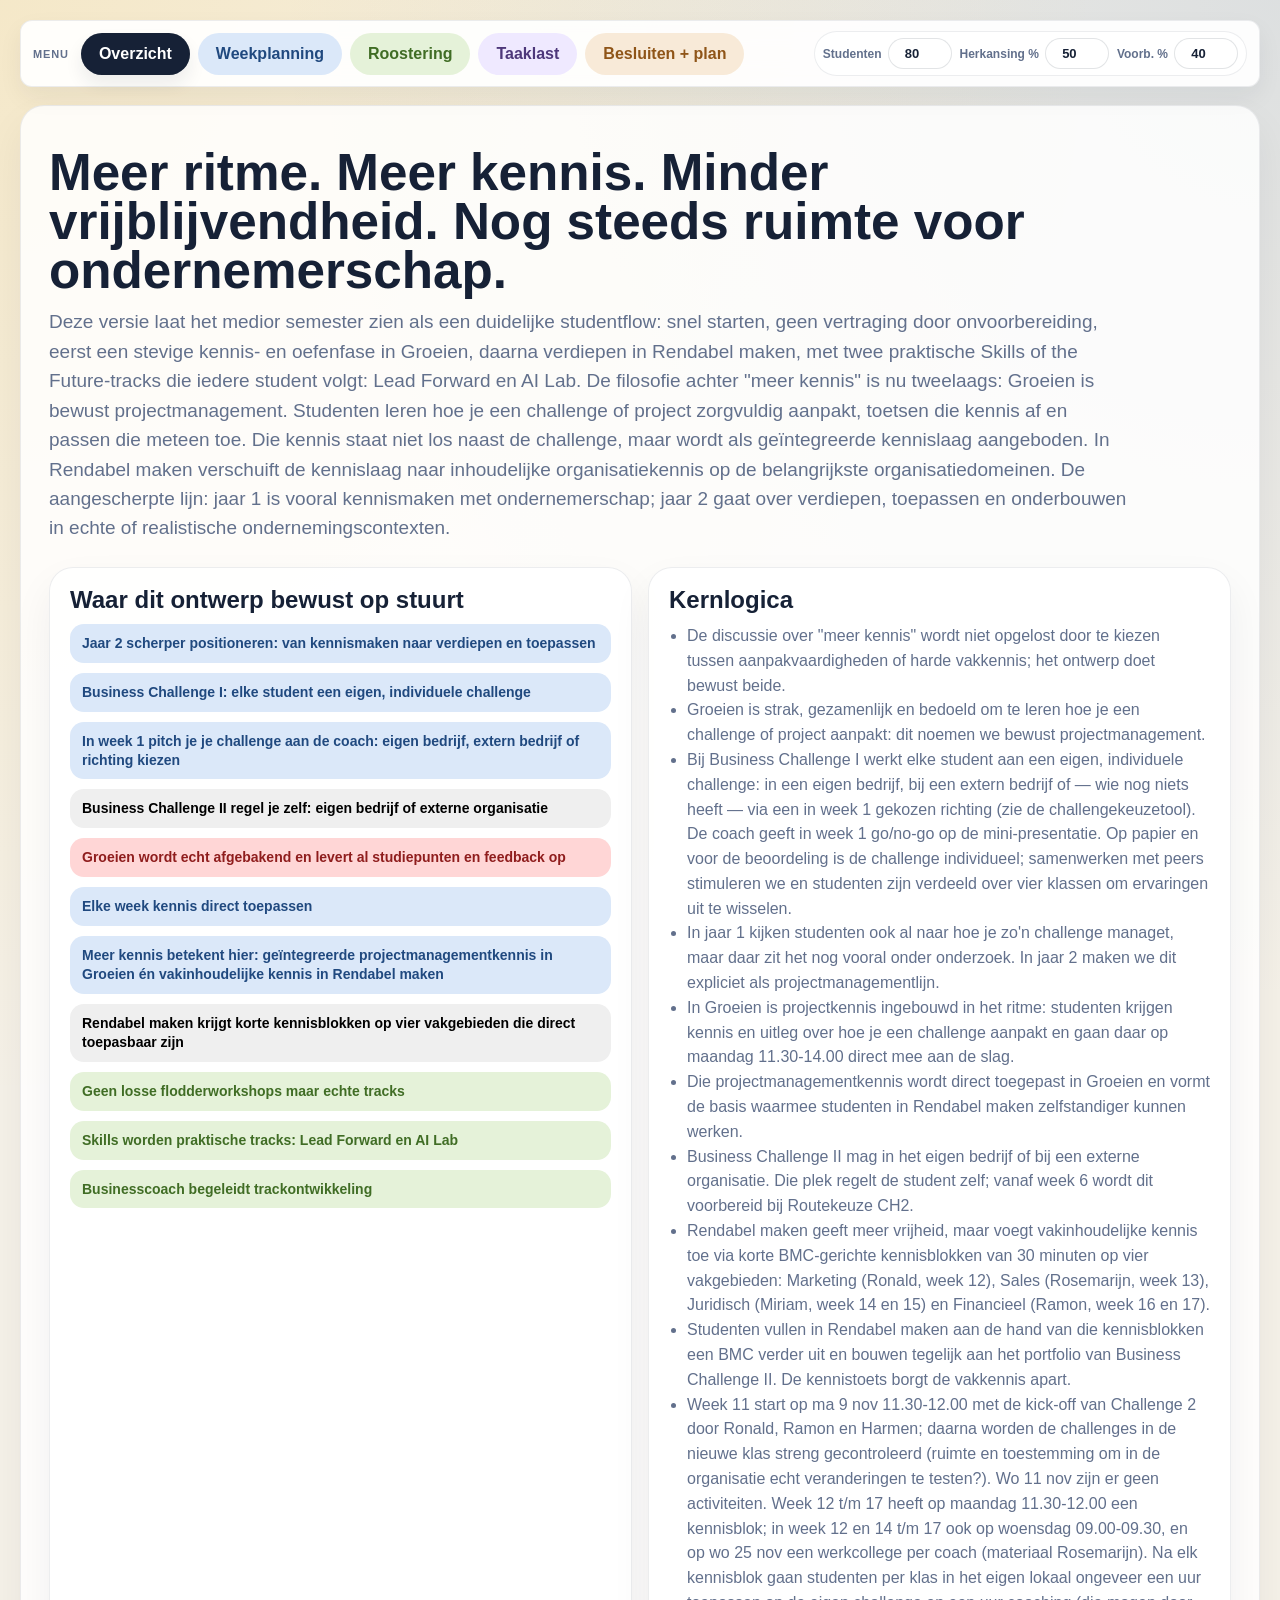
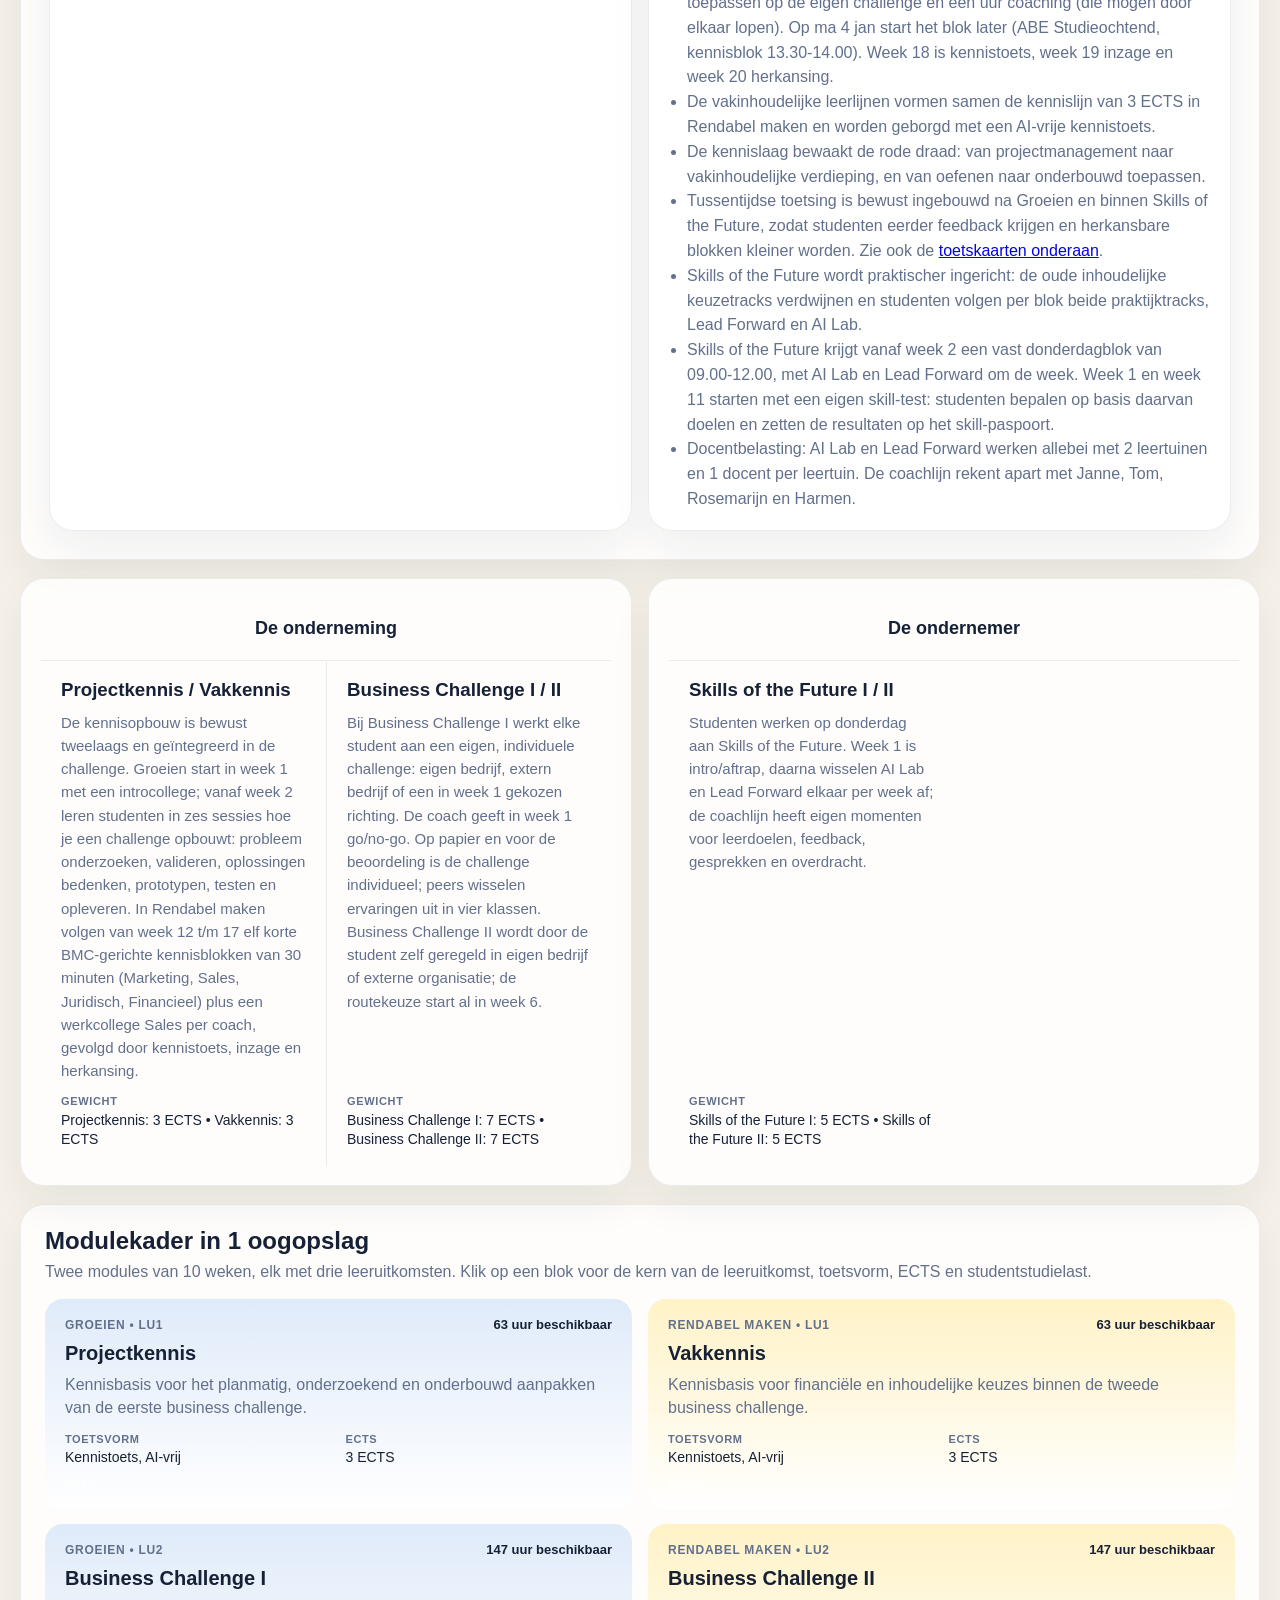
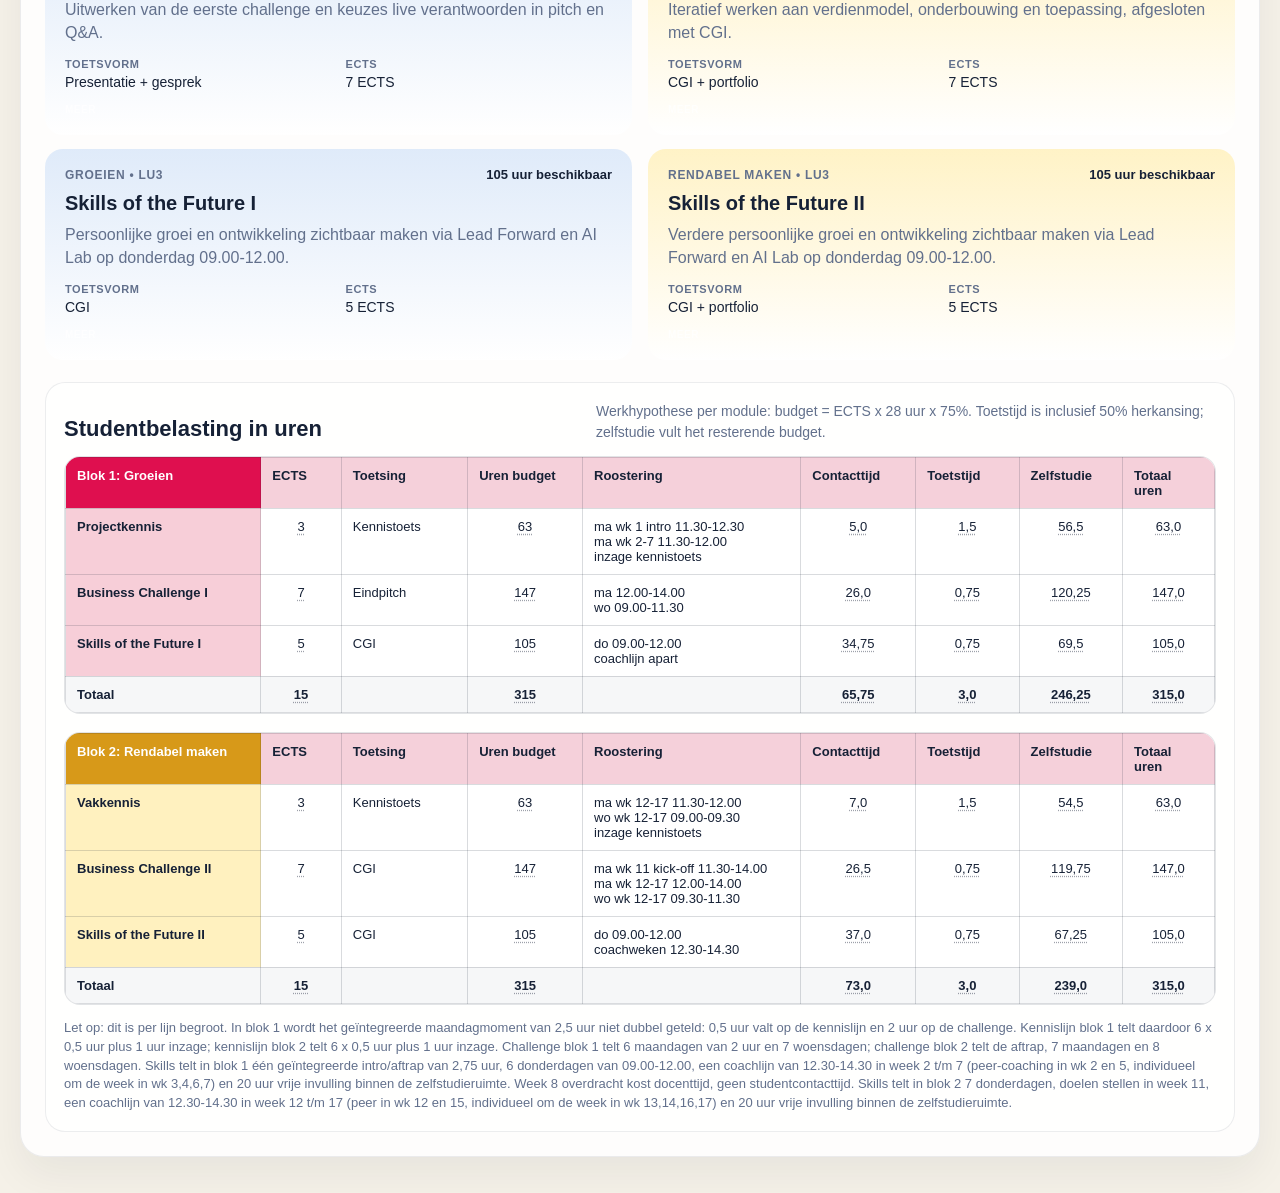
<file: docs/besluiten/index.html>
<!DOCTYPE html>
<html lang="nl">
  <head>
    <meta charset="utf-8" />
    <meta name="viewport" content="width=device-width, initial-scale=1" />
    <title>Praatplaat Medior Semester v52</title>
    <style>
      :root {
        --ink: #162136;
        --muted: #62708c;
        --page: #f5f1e8;
        --panel: rgba(255, 255, 255, 0.84);
        --slate: #2f3849;
        --blue: #2f61a8;
        --blue-soft: #dbe8f9;
        --green: #5f9d36;
        --green-soft: #e5f2d9;
        --orange: #d98b2f;
        --orange-soft: #f8ead8;
        --yellow: #f4bf3a;
        --yellow-soft: #fff1bf;
        --red: #d60000;
        --red-soft: #ffd6d6;
      }

      * {
        box-sizing: border-box;
      }

      body {
        margin: 0;
        font-family: "Avenir Next", "Segoe UI", sans-serif;
        background:
          radial-gradient(circle at top left, rgba(244, 191, 58, 0.18), transparent 24%),
          radial-gradient(circle at top right, rgba(47, 97, 168, 0.12), transparent 22%),
          var(--page);
        color: var(--ink);
      }

      .page {
        width: min(1680px, calc(100vw - 40px));
        margin: 20px auto 36px;
      }

      .panel,
      .card {
        background: var(--panel);
        border: 1px solid rgba(22, 33, 54, 0.08);
        border-radius: 24px;
        box-shadow: 0 18px 40px rgba(22, 33, 54, 0.06);
      }

      .hero {
        padding: 26px 28px 28px;
      }

      .eyebrow {
        display: inline-flex;
        align-items: center;
        padding: 8px 12px;
        border-radius: 999px;
        background: #ece3d1;
        color: #6c5114;
        font-size: 12px;
        font-weight: 800;
        letter-spacing: 0.08em;
        text-transform: uppercase;
      }

      h1 {
        margin: 16px 0 12px;
        font-size: clamp(34px, 4vw, 60px);
        line-height: 0.96;
        max-width: 1100px;
      }

      .lead {
        margin: 0;
        max-width: 1080px;
        font-size: 19px;
        line-height: 1.55;
        color: var(--muted);
      }

      .hero-grid,
      .summary-grid,
      .ects-grid {
        display: grid;
        gap: 16px;
      }

      .hero-grid {
        grid-template-columns: repeat(2, minmax(0, 1fr));
        margin-top: 24px;
      }

      .summary-grid {
        grid-template-columns: repeat(2, minmax(0, 1fr));
        margin-top: 18px;
      }

      .module-overview-panel {
        margin-top: 18px;
        padding: 22px 24px 24px;
      }

      .module-overview-panel h2,
      .module-overview-panel > p {
        margin: 0;
      }

      .module-overview-panel > p {
        margin-top: 8px;
        color: var(--muted);
      }

      .module-overview-grid {
        display: grid;
        grid-template-columns: repeat(2, minmax(0, 1fr));
        gap: 14px 16px;
        margin-top: 18px;
      }

      .module-overview-card {
        padding: 18px 20px;
        border-radius: 18px;
        background: rgba(255, 255, 255, 0.88);
        border: 1px solid rgba(22, 33, 54, 0.08);
        color: var(--ink);
      }

      .module-overview-card.blue {
        background: linear-gradient(180deg, rgba(219, 232, 249, 0.88), rgba(255, 255, 255, 0.92));
      }

      .module-overview-card.yellow {
        background: linear-gradient(180deg, rgba(255, 241, 191, 0.88), rgba(255, 255, 255, 0.92));
      }

      .module-overview-top {
        display: flex;
        align-items: baseline;
        justify-content: space-between;
        gap: 12px;
        margin-bottom: 10px;
      }

      .module-overview-label {
        font-size: 12px;
        font-weight: 800;
        letter-spacing: 0.06em;
        text-transform: uppercase;
        color: var(--muted);
      }

      .module-overview-hours {
        font-size: 13px;
        font-weight: 700;
        color: var(--ink);
        white-space: nowrap;
      }

      .module-overview-card h3 {
        margin: 0 0 8px;
        font-size: 20px;
      }

      .module-overview-card p {
        margin: 0;
        color: var(--muted);
        line-height: 1.45;
      }

      .module-overview-meta {
        margin-top: 14px;
        display: grid;
        grid-template-columns: repeat(2, minmax(0, 1fr));
        gap: 10px 14px;
      }

      .module-overview-meta span {
        display: block;
      }

      .module-overview-meta-label {
        font-size: 11px;
        font-weight: 800;
        letter-spacing: 0.05em;
        text-transform: uppercase;
        color: var(--muted);
      }

      .module-overview-meta-value {
        margin-top: 3px;
        font-size: 14px;
        line-height: 1.35;
        color: var(--ink);
      }

      .student-load-overview {
        margin-top: 22px;
        padding: 18px;
        border-radius: 20px;
        background: rgba(255, 255, 255, 0.72);
        border: 1px solid rgba(22, 33, 54, 0.08);
      }

      .student-load-overview-head {
        display: flex;
        align-items: end;
        justify-content: space-between;
        gap: 16px;
        margin-bottom: 14px;
      }

      .student-load-overview-head h3,
      .student-load-overview-head p {
        margin: 0;
      }

      .student-load-overview-head h3 {
        font-size: 22px;
      }

      .student-load-overview-head p {
        max-width: 620px;
        color: var(--muted);
        font-size: 14px;
        line-height: 1.45;
      }

      .student-load-modules {
        display: grid;
        gap: 18px;
      }

      .student-load-table-wrap {
        overflow-x: auto;
        border-radius: 16px;
        border: 1px solid rgba(22, 33, 54, 0.12);
        background: #fff;
      }

      .student-load-table {
        width: 100%;
        min-width: 980px;
        table-layout: fixed;
        border-collapse: collapse;
        color: var(--ink);
        font-size: 13px;
      }

      .student-load-table th,
      .student-load-table td {
        padding: 10px 11px;
        border: 1px solid rgba(22, 33, 54, 0.16);
        vertical-align: top;
      }

      .student-load-table th {
        background: #f5d0da;
        text-align: left;
        font-weight: 800;
      }

      .student-load-table .module-name {
        background: #df0f4f;
        color: #fff;
        font-weight: 900;
      }

      .student-load-table .module-name.yellow {
        background: #d79919;
      }

      .student-load-table .line-name {
        background: #f7ced8;
        font-weight: 800;
      }

      .student-load-table .line-name.yellow {
        background: #fff1bf;
      }

      .student-load-table .number {
        text-align: center;
        white-space: nowrap;
      }

      .student-load-table [data-cell-note] {
        cursor: help;
        text-decoration: underline dotted rgba(22, 33, 54, 0.42);
        text-underline-offset: 3px;
      }

      .student-load-table .total-row td {
        background: rgba(22, 33, 54, 0.035);
        font-weight: 900;
      }

      .student-load-note {
        margin: 12px 0 0;
        color: var(--muted);
        font-size: 13px;
        line-height: 1.45;
      }

      .cell-note-popover {
        position: fixed;
        z-index: 40;
        max-width: 320px;
        padding: 12px 14px;
        border-radius: 14px;
        background: var(--ink);
        color: #fff;
        box-shadow: 0 18px 40px rgba(22, 33, 54, 0.22);
        font-size: 13px;
        line-height: 1.45;
      }

      .cell-note-popover strong {
        display: block;
        margin-bottom: 4px;
      }

      .summary-cluster {
        padding: 0;
        overflow: hidden;
      }

      .summary-cluster-head {
        display: flex;
        align-items: center;
        justify-content: center;
        min-height: 64px;
        padding: 14px 18px;
        border-bottom: 1px solid rgba(22, 33, 54, 0.08);
        font-size: 18px;
        font-weight: 800;
        text-align: center;
      }

      .summary-cluster-grid {
        display: grid;
        grid-template-columns: repeat(2, minmax(0, 1fr));
        flex: 1;
      }

      .summary-subcard {
        min-height: 100%;
        padding: 18px 20px;
        display: flex;
        flex-direction: column;
      }

      .summary-subcard + .summary-subcard {
        border-left: 1px solid rgba(22, 33, 54, 0.08);
      }

      .ects-grid {
        grid-template-columns: repeat(4, minmax(220px, 1fr));
        margin-top: 18px;
      }

      .deadline-grid {
        display: grid;
        grid-template-columns: repeat(3, minmax(0, 1fr));
        gap: 14px;
        margin-top: 18px;
      }

      .deadline-card {
        border: 1px solid rgba(22, 33, 54, 0.08);
        border-radius: 18px;
        padding: 16px;
        background: #fff;
        box-shadow: 0 12px 30px rgba(22, 33, 54, 0.05);
      }

      .deadline-card.blue {
        background: var(--blue-soft);
      }

      .deadline-card.green {
        background: var(--green-soft);
      }

      .deadline-card.yellow {
        background: var(--yellow-soft);
      }

      .deadline-card h3 {
        margin: 0 0 10px;
        font-size: 18px;
      }

      .deadline-card ul {
        margin: 0;
        padding-left: 18px;
        color: #38465f;
        line-height: 1.45;
      }

      .deadline-card li + li {
        margin-top: 8px;
      }

      .deadline-card strong {
        color: var(--ink);
      }

      .assessments-panel {
        margin-top: 22px;
        padding: 22px 24px 24px;
      }

      .assessments-panel h2,
      .assessments-panel > p {
        margin: 0;
      }

      .assessments-panel > p {
        margin-top: 8px;
        color: var(--muted);
      }

      .card {
        padding: 18px 20px;
      }

      .summary-grid .card {
        display: flex;
        flex-direction: column;
      }

      .card h2,
      .card h3 {
        margin: 0 0 10px;
      }

      .summary-meta {
        margin-top: auto;
        padding-top: 12px;
        display: flex;
        flex-direction: column;
        gap: 4px;
      }

      .summary-meta-label {
        font-size: 11px;
        font-weight: 800;
        letter-spacing: 0.06em;
        text-transform: uppercase;
        color: var(--muted);
      }

      .summary-meta-value {
        font-size: 14px;
        line-height: 1.35;
        color: var(--ink);
      }

      .mini-list {
        margin: 0;
        padding-left: 18px;
        color: var(--muted);
        line-height: 1.55;
      }

      .coverage-location {
        display: block;
        margin-top: 3px;
        color: var(--ink);
        font-size: 14px;
        font-weight: 700;
      }

      .decision-status {
        display: inline-flex;
        align-items: center;
        margin-right: 6px;
        padding: 2px 7px;
        border-radius: 999px;
        background: rgba(93, 152, 53, 0.16);
        color: #356b17;
        font-size: 10px;
        font-weight: 900;
        letter-spacing: 0.04em;
        text-transform: uppercase;
      }

      .decision-callout {
        margin-top: 18px;
        padding: 16px 18px;
        border: 1px solid rgba(47, 97, 168, 0.18);
        border-radius: 16px;
        background: rgba(219, 232, 249, 0.42);
      }

      .decision-callout h3 {
        margin: 0 0 10px;
        font-size: 17px;
      }

      .decision-callout.urgent {
        border-color: rgba(206, 41, 36, 0.28);
        background: rgba(255, 218, 218, 0.52);
      }

      .decision-priority {
        display: inline-flex;
        align-items: center;
        justify-content: center;
        width: 22px;
        height: 22px;
        margin-right: 8px;
        border-radius: 999px;
        background: #ce2924;
        color: #fff;
        font-size: 14px;
        font-weight: 950;
      }

      .chips {
        display: grid;
        grid-template-columns: 1fr;
        gap: 10px;
      }

      .quick-nav {
        display: flex;
        flex-wrap: wrap;
        gap: 12px;
        margin-top: 18px;
      }

      .site-menu {
        position: sticky;
        top: 0;
        z-index: 20;
        display: flex;
        flex-wrap: wrap;
        gap: 8px;
        align-items: center;
        margin: 0 0 18px;
        padding: 10px 12px;
        border: 1px solid rgba(22, 33, 54, 0.08);
        border-radius: 12px;
        background: rgba(255, 255, 255, 0.92);
        backdrop-filter: blur(12px);
        box-shadow: 0 10px 24px rgba(22, 33, 54, 0.06);
      }

      .page-surface[hidden] {
        display: none !important;
      }

      .site-menu .assumption-controls {
        margin-left: auto;
      }

      .site-menu-label {
        margin-right: 4px;
        color: var(--muted);
        font-size: 11px;
        font-weight: 800;
        letter-spacing: 0.08em;
        text-transform: uppercase;
      }

      .quick-nav .mode-switch {
        margin-left: auto;
      }

      .nav-pill {
        border: 0;
        border-radius: 999px;
        padding: 12px 18px;
        font: inherit;
        font-size: 16px;
        font-weight: 800;
        cursor: pointer;
        transition: transform 0.14s ease, box-shadow 0.14s ease;
      }

      .nav-pill.active {
        box-shadow: inset 0 0 0 2px rgba(22, 33, 54, 0.18), 0 10px 18px rgba(22, 33, 54, 0.08);
      }

      .nav-pill:hover {
        transform: translateY(-1px);
        box-shadow: 0 10px 18px rgba(22, 33, 54, 0.09);
      }

      .nav-pill.neutral {
        background: var(--ink);
        color: #fff;
      }

      .nav-pill.blue {
        background: var(--blue-soft);
        color: #20497f;
      }

      .nav-pill.yellow {
        background: var(--yellow-soft);
        color: #5f4800;
      }

      .nav-pill.green {
        background: var(--green-soft);
        color: #406d25;
      }

      .nav-pill.orange {
        background: var(--orange-soft);
        color: #8f5518;
      }

      .nav-pill.red {
        background: var(--red-soft);
        color: #980000;
      }

      .nav-pill.purple {
        background: #efe9ff;
        color: #4d377a;
      }

      .chip {
        border: 0;
        padding: 10px 12px;
        border-radius: 14px;
        font: inherit;
        font-size: 14px;
        font-weight: 700;
        line-height: 1.35;
        text-align: left;
        cursor: pointer;
        transition: transform 0.14s ease, box-shadow 0.14s ease;
      }

      .chip:hover {
        transform: translateY(-1px);
        box-shadow: 0 10px 18px rgba(22, 33, 54, 0.09);
      }

      .chip.blue {
        background: var(--blue-soft);
        color: #20497f;
      }

      .chip.green {
        background: var(--green-soft);
        color: #406d25;
      }

      .chip.orange {
        background: var(--orange-soft);
        color: #8f5518;
      }

      .chip.red {
        background: var(--red-soft);
        color: #8f1d1d;
      }

      .canvas {
        margin-top: 22px;
        padding: 24px;
        overflow: auto;
        position: relative;
      }

      .canvas-head {
        display: flex;
        justify-content: space-between;
        gap: 16px;
        align-items: end;
        margin-bottom: 18px;
      }

      .canvas-head h2,
      .canvas-head p {
        margin: 0;
      }

      .canvas-head p {
        color: var(--muted);
      }

      .hours-legend {
        display: flex;
        flex-wrap: wrap;
        gap: 8px;
        margin-top: 10px;
      }

      .hours-legend-item {
        display: inline-flex;
        align-items: center;
        gap: 6px;
        padding: 6px 9px;
        border-radius: 999px;
        background: rgba(22, 33, 54, 0.05);
        color: var(--muted);
        font-size: 12px;
        font-weight: 700;
      }

      .hours-legend-code {
        color: var(--ink);
        font-weight: 800;
      }

      .timeline-wrap {
        position: relative;
        width: max-content;
        min-width: 100%;
        padding-bottom: 18px;
      }

      .timeline {
        display: grid;
        grid-template-columns: 46px 150px repeat(20, 152px);
        column-gap: 4px;
        row-gap: 18px;
        width: max-content;
      }

      .week,
      .phase,
      .lane-title,
      .block {
        border-radius: 18px;
      }

      .week {
        background: var(--slate);
        color: #fff;
        text-align: center;
        padding: 9px 4px;
        font-size: 12px;
        font-weight: 800;
        position: sticky;
        top: 0;
        z-index: 7;
        box-shadow: 0 8px 18px rgba(22, 33, 54, 0.08);
      }

      .week-meta {
        display: block;
        margin-top: 3px;
        color: rgba(255, 255, 255, 0.72);
        font-size: 9px;
        font-weight: 700;
        letter-spacing: 0;
        line-height: 1.1;
        text-transform: none;
      }

      .week-kw {
        color: rgba(255, 255, 255, 0.54);
      }

      .week.corner {
        grid-column: 1 / span 2;
        display: flex;
        align-items: center;
        justify-content: center;
        left: 0;
        z-index: 8;
        box-shadow: 8px 0 18px rgba(22, 33, 54, 0.08), 0 8px 18px rgba(22, 33, 54, 0.08);
      }

      .phase {
        padding: 12px 14px;
        font-size: 14px;
        font-weight: 800;
        text-align: center;
      }

      .phase.base {
        background: var(--blue);
        color: #fff;
      }

      .phase.ch1 {
        background: var(--green);
        color: #fff;
      }

      .phase.ch2 {
        background: var(--yellow);
        color: #433400;
      }

      .phase.toetsing {
        background: var(--red);
        color: #fff;
      }

      .lane-title {
        grid-column: 2;
        padding: 12px;
        border: 1px solid rgba(22, 33, 54, 0.08);
        display: flex;
        flex-direction: column;
        gap: 8px;
        justify-content: center;
        position: sticky;
        left: 50px;
        z-index: 5;
        box-shadow: 8px 0 18px rgba(22, 33, 54, 0.08);
        cursor: pointer;
        transition: box-shadow 0.14s ease, transform 0.14s ease;
      }

      .lane-title:hover {
        transform: translateY(-1px);
      }

      .lane-title strong {
        font-size: 16px;
        line-height: 1.1;
      }

      .lane-title.has-group {
        padding-left: 16px;
      }

      .lane-group-rail {
        display: none;
      }

      .lane-group-block {
        position: sticky;
        left: 0;
        justify-self: stretch;
        z-index: 6;
        margin: 0;
        border-radius: 18px;
        background: rgba(255, 255, 255, 0.82);
        border: 1px solid rgba(22, 33, 54, 0.08);
        box-shadow: 8px 0 18px rgba(22, 33, 54, 0.06);
        display: flex;
        align-items: center;
        justify-content: center;
        pointer-events: none;
      }

      .lane-group-block.spaced {
        margin-top: 20px;
        margin-bottom: -8px;
      }

      .timeline > .block.orange {
        margin-top: 20px;
      }

      .lane-group-block span {
        color: var(--ink);
        font-size: 11px;
        font-weight: 800;
        letter-spacing: 0.08em;
        text-transform: uppercase;
        writing-mode: vertical-rl;
        transform: rotate(180deg);
        text-align: center;
        line-height: 1.1;
      }

      .lane-content {
        display: flex;
        flex-direction: column;
        justify-content: center;
        gap: 8px;
        min-width: 0;
      }

      .lane-title span {
        font-size: 12px;
        line-height: 1.45;
        color: var(--muted);
      }

      .lane-title.blue {
        background: #eef4fd;
      }

      .lane-title.neutral {
        background: #f3f0e8;
      }

      .lane-title.green {
        background: #edf7e6;
      }

      .lane-title.orange {
        background: #fcf0e2;
      }

      .lane-title.focused {
        box-shadow: 8px 0 18px rgba(22, 33, 54, 0.08), 0 0 0 4px rgba(22, 33, 54, 0.08);
      }

      .lane-title.blue.focused {
        box-shadow: 8px 0 18px rgba(22, 33, 54, 0.08), 0 0 0 4px rgba(35, 86, 155, 0.16);
      }

      .lane-title.neutral.focused {
        box-shadow: 8px 0 18px rgba(22, 33, 54, 0.08), 0 0 0 4px rgba(96, 82, 53, 0.12);
      }

      .lane-title.green.focused {
        box-shadow: 8px 0 18px rgba(22, 33, 54, 0.08), 0 0 0 4px rgba(93, 152, 53, 0.16);
      }

      .lane-title.orange.focused {
        box-shadow: 8px 0 18px rgba(22, 33, 54, 0.08), 0 0 0 4px rgba(217, 134, 48, 0.18);
      }

      .lane-top {
        display: flex;
        justify-content: space-between;
        gap: 12px;
        align-items: start;
      }

      .block {
        border: 1px solid rgba(22, 33, 54, 0.08);
        min-height: 88px;
        padding: 11px 10px 9px;
        background: #fff;
        position: relative;
      }

      .block h3 {
        margin: 0 0 6px;
        font-size: 15px;
        line-height: 1.15;
      }

      .block p {
        margin: 0;
        font-size: 13px;
        line-height: 1.35;
        color: #38465f;
      }

      .block .block-subtitle {
        margin-top: 6px;
        color: #5f6f8b;
        font-size: 11px;
        font-weight: 700;
        line-height: 1.25;
      }

      .block.compact {
        min-height: 72px;
        padding: 10px 11px 9px;
      }

      .block.compact h3 {
        font-size: 15px;
      }

      .block.compact p {
        font-size: 13px;
      }

      .block.blue {
        background: var(--blue-soft);
      }

      .block.green {
        background: var(--green-soft);
      }

      .block.orange {
        background: var(--orange-soft);
      }

      .block.yellow {
        background: var(--yellow-soft);
      }

      .block.red {
        background: var(--red-soft);
        border-color: rgba(214, 0, 0, 0.3);
      }

      .block.ghost {
        background: rgba(255, 255, 255, 0.55);
      }

      .block.clickable {
        cursor: pointer;
        transition: transform 0.14s ease, box-shadow 0.14s ease, border-color 0.14s ease;
      }

      .block.clickable:hover {
        transform: translateY(-2px);
        box-shadow: 0 10px 22px rgba(22, 33, 54, 0.09);
      }

      .block.clickable.active {
        border-color: rgba(22, 33, 54, 0.22);
        box-shadow: 0 0 0 3px rgba(35, 86, 155, 0.12);
      }

      .block.retired-track {
        display: none !important;
      }

      .block.clickable::after {
        content: "Meer";
        display: inline-flex;
        align-items: center;
        justify-content: center;
        margin-top: 8px;
        padding: 0;
        border-radius: 999px;
        background: transparent;
        color: rgba(98, 112, 140, 0.78);
        font-size: 9px;
        font-weight: 800;
        letter-spacing: 0.05em;
        text-transform: uppercase;
      }

      .badge {
        display: inline-block;
        margin-top: 8px;
        padding: 6px 8px;
        border-radius: 10px;
        background: rgba(255, 255, 255, 0.78);
        font-size: 11px;
        font-weight: 800;
        letter-spacing: 0.04em;
        text-transform: uppercase;
      }

      .badge.deadline {
        background: rgba(214, 0, 0, 0.12);
        color: #980000;
      }

      .timeline .block:has(.badge.deadline) {
        padding-bottom: 42px;
      }

      .timeline .block .badge.deadline {
        position: absolute;
        right: 10px;
        bottom: 9px;
        margin-top: 0;
        max-width: calc(100% - 20px);
        text-align: right;
      }

      .badge.align-end {
        display: table;
        margin-left: auto;
      }

      .split-lines {
        display: grid;
        gap: 7px;
        margin-top: 8px;
      }

      .split-line {
        display: grid;
        grid-template-columns: minmax(0, 1fr) auto;
        gap: 8px;
        align-items: center;
        min-height: 34px;
        padding: 7px 8px;
        border-radius: 11px;
        background: rgba(255, 255, 255, 0.38);
        border: 1px solid rgba(22, 33, 54, 0.08);
      }

      .split-line + .split-line {
        border-top-color: rgba(22, 33, 54, 0.14);
      }

      .split-line strong {
        display: block;
        font-size: 13px;
        line-height: 1.1;
      }

      .split-line em {
        display: block;
        margin-top: 2px;
        color: #6c5a24;
        font-size: 10px;
        font-style: normal;
        font-weight: 700;
        letter-spacing: 0.03em;
        text-transform: uppercase;
      }

      .route-lines,
      .sprint-lanes {
        display: grid;
        gap: 7px;
        margin-top: 10px;
      }

      .route-line,
      .sprint-lane,
      .coach-moment {
        display: grid;
        grid-template-columns: 90px minmax(0, 1fr);
        gap: 8px;
        align-items: start;
        padding: 8px 9px;
        border-radius: 12px;
        background: rgba(255, 255, 255, 0.56);
        border: 1px solid rgba(22, 33, 54, 0.08);
      }

      .route-time,
      .sprint-time,
      .coach-moment-label {
        color: #6b550e;
        font-size: 10px;
        font-weight: 900;
        letter-spacing: 0.03em;
        line-height: 1.2;
        text-transform: uppercase;
      }

      .route-title,
      .sprint-title,
      .coach-moment-title {
        display: block;
        color: var(--ink);
        font-size: 13px;
        font-weight: 900;
        line-height: 1.15;
      }

      .coach-moment {
        margin-top: 10px;
        grid-template-columns: 68px minmax(0, 1fr);
      }

      .coach-moment-detail {
        display: block;
        margin-top: 2px;
        color: #5d6d89;
        font-size: 11px;
        font-style: normal;
        font-weight: 700;
        line-height: 1.2;
      }

      .route-detail,
      .sprint-detail {
        display: block;
        margin-top: 2px;
        color: #6c5a24;
        font-size: 10px;
        font-weight: 700;
        line-height: 1.25;
      }

      .sprint-lane {
        grid-template-columns: 98px minmax(0, 1fr);
        padding: 7px 8px;
      }

      .mini-test {
        display: inline-flex;
        align-items: center;
        justify-content: center;
        padding: 4px 6px;
        border-radius: 999px;
        background: var(--red);
        color: #fff;
        font-size: 9px;
        font-weight: 900;
        letter-spacing: 0.05em;
        text-transform: uppercase;
        white-space: nowrap;
      }

      .block-drawer {
        display: none;
        position: absolute;
        top: 0;
        left: 0;
        width: min(360px, calc(100vw - 96px));
        padding: 18px 20px;
        border-radius: 18px;
        background: rgba(255, 255, 255, 0.94);
        border: 1px solid rgba(22, 33, 54, 0.1);
        box-shadow: 0 18px 36px rgba(22, 33, 54, 0.16);
        z-index: 20;
        backdrop-filter: blur(8px);
      }

      .block-drawer.active {
        display: block;
      }

      .block-drawer::before {
        content: "";
        position: absolute;
        top: 24px;
        left: -10px;
        width: 20px;
        height: 20px;
        background: rgba(255, 255, 255, 0.94);
        border-left: 1px solid rgba(22, 33, 54, 0.1);
        border-top: 1px solid rgba(22, 33, 54, 0.1);
        transform: rotate(-45deg);
      }

      .block-drawer.align-right::before {
        left: auto;
        right: -10px;
        border-left: 0;
        border-top: 0;
        border-right: 1px solid rgba(22, 33, 54, 0.1);
        border-bottom: 1px solid rgba(22, 33, 54, 0.1);
      }

      .block-drawer-top {
        display: flex;
        justify-content: space-between;
        gap: 16px;
        align-items: start;
        margin-bottom: 12px;
      }

      .block-drawer-label {
        font-size: 12px;
        font-weight: 800;
        letter-spacing: 0.08em;
        text-transform: uppercase;
        color: var(--muted);
        margin-bottom: 4px;
      }

      .block-drawer h3 {
        margin: 0 0 4px;
        font-size: 24px;
      }

      .block-drawer p {
        margin: 0;
        color: var(--muted);
        line-height: 1.55;
      }

      .block-drawer-body {
        border-top: 1px solid rgba(22, 33, 54, 0.08);
        padding-top: 12px;
      }

      .block-drawer-body p + p {
        margin-top: 10px;
      }

      .block-drawer-body strong {
        display: block;
        margin-bottom: 2px;
        color: var(--ink);
      }

      .block-drawer-close {
        border: 0;
        background: transparent;
        color: rgba(22, 33, 54, 0.72);
        border-radius: 999px;
        width: 32px;
        height: 32px;
        padding: 0;
        font: inherit;
        font-size: 22px;
        line-height: 1;
        font-weight: 500;
        cursor: pointer;
      }

      .block-drawer-close:hover {
        background: rgba(22, 33, 54, 0.06);
        color: var(--ink);
      }

      .ects-card {
        padding: 18px;
        border-radius: 18px;
        color: #fff;
      }

      .summary-clickable {
        position: relative;
        border: 0;
        width: 100%;
        text-align: left;
        cursor: pointer;
        transition: transform 0.14s ease, box-shadow 0.14s ease;
      }

      .summary-clickable:hover {
        transform: translateY(-2px);
        box-shadow: 0 12px 24px rgba(22, 33, 54, 0.12);
      }

      .summary-clickable.active {
        box-shadow: 0 0 0 4px rgba(255, 255, 255, 0.22), 0 12px 24px rgba(22, 33, 54, 0.14);
      }

      .summary-clickable::after {
        content: "Meer";
        display: inline-flex;
        align-items: center;
        justify-content: center;
        margin-top: 12px;
        padding: 0;
        border-radius: 999px;
        background: transparent;
        color: rgba(255, 255, 255, 0.72);
        font-size: 10px;
        font-weight: 800;
        letter-spacing: 0.05em;
        text-transform: uppercase;
      }

      .assessment-line {
        display: block;
        margin-top: 6px;
        font-size: 15px;
        font-weight: 700;
        opacity: 0.92;
      }

      #ects-section {
        scroll-margin-top: 90px;
      }

      #plan-section {
        scroll-margin-top: 90px;
      }

      .action-plan-panel {
        margin-top: 18px;
      }

      .plan-overview {
        display: grid;
        grid-template-columns: repeat(3, minmax(0, 1fr));
        gap: 6px;
        margin-top: 10px;
      }

      .plan-stat {
        padding: 7px 9px;
        border-radius: 8px;
        background: rgba(22, 33, 54, 0.05);
      }

      .plan-stat span {
        display: block;
        color: var(--muted);
        font-size: 9px;
        font-weight: 600;
        letter-spacing: 0.04em;
        text-transform: uppercase;
      }

      .plan-stat strong {
        display: block;
        margin-top: 2px;
        color: var(--ink);
        font-size: 16px;
        font-weight: 600;
        line-height: 1;
      }

      .plan-task-list {
        display: grid;
        gap: 8px;
        margin-top: 12px;
      }

      .plan-group {
        border: 1px solid rgba(22, 33, 54, 0.08);
        border-radius: 8px;
        background: rgba(255, 255, 255, 0.72);
        overflow: hidden;
      }

      .plan-group-header {
        display: flex;
        align-items: center;
        justify-content: space-between;
        gap: 8px;
        padding: 7px 9px;
        border-bottom: 1px solid rgba(22, 33, 54, 0.08);
      }

      .plan-group-header h3 {
        margin: 0;
        color: var(--ink);
        font-size: 13px;
        font-weight: 600;
      }

      .plan-progress-pill {
        flex: 0 0 auto;
        padding: 3px 6px;
        border-radius: 999px;
        background: rgba(219, 232, 249, 0.75);
        color: #20497f;
        font-size: 9px;
        font-weight: 600;
      }

      .plan-tasks {
        display: grid;
      }

      .plan-task {
        display: grid;
        grid-template-columns: 18px minmax(0, 1fr) 104px;
        gap: 6px;
        align-items: center;
        padding: 5px 8px;
        border-bottom: 1px solid rgba(22, 33, 54, 0.07);
      }

      .plan-task:last-child {
        border-bottom: 0;
      }

      .plan-task.completed {
        background: rgba(225, 240, 214, 0.45);
      }

      .plan-task-check {
        width: 13px;
        height: 13px;
        margin: 0;
        accent-color: #6d9d46;
      }

      .plan-task-title {
        margin: 0;
        color: var(--ink);
        font-size: 12px;
        font-weight: 500;
        line-height: 1.18;
      }

      .plan-task.completed .plan-task-title {
        text-decoration: line-through;
        color: rgba(22, 33, 54, 0.58);
      }

      .plan-task-meta {
        display: flex;
        flex-wrap: wrap;
        gap: 3px;
        margin-top: 3px;
      }

      .plan-meta-chip {
        display: inline-flex;
        align-items: center;
        max-width: 100%;
        padding: 2px 5px;
        border-radius: 999px;
        background: rgba(22, 33, 54, 0.06);
        color: var(--muted);
        font-size: 9px;
        font-weight: 500;
        line-height: 1.15;
      }

      .plan-owner-select {
        width: 100%;
        border: 1px solid rgba(22, 33, 54, 0.14);
        border-radius: 999px;
        padding: 4px 6px;
        background: #fff;
        color: var(--ink);
        font: inherit;
        font-size: 10px;
        font-weight: 500;
      }

      .mode-switch {
        display: inline-flex;
        align-items: center;
        gap: 4px;
        padding: 4px;
        border-radius: 999px;
        background: rgba(255, 255, 255, 0.78);
        border: 1px solid rgba(22, 33, 54, 0.08);
        box-shadow: inset 0 1px 0 rgba(255, 255, 255, 0.8);
      }

      .mode-button {
        border: 0;
        border-radius: 999px;
        padding: 10px 14px;
        background: transparent;
        color: var(--muted);
        font: inherit;
        font-size: 14px;
        font-weight: 800;
        cursor: pointer;
        transition: background 0.14s ease, color 0.14s ease, transform 0.14s ease;
      }

      .mode-button:hover {
        transform: translateY(-1px);
      }

      .mode-button.active {
        background: var(--ink);
        color: #fff;
      }

      .assumption-controls {
        display: inline-flex;
        align-items: center;
        gap: 8px;
        padding: 6px 8px;
        border-radius: 999px;
        background: rgba(255, 255, 255, 0.78);
        border: 1px solid rgba(22, 33, 54, 0.08);
      }

      .assumption-field {
        display: inline-flex;
        align-items: center;
        gap: 6px;
        color: var(--muted);
        font-size: 12px;
        font-weight: 800;
        white-space: nowrap;
      }

      .assumption-field input {
        width: 64px;
        border: 1px solid rgba(22, 33, 54, 0.12);
        border-radius: 999px;
        padding: 7px 9px;
        background: #fff;
        color: var(--ink);
        font: inherit;
        font-size: 13px;
        font-weight: 800;
        text-align: center;
      }

      body[data-mode="invulling"] .hours-only {
        display: none !important;
      }

      body[data-mode="docenturen"] .invulling-only,
      body[data-mode="studenturen"] .invulling-only {
        display: none !important;
      }

      body[data-mode="studenturen"] .hours-legend {
        display: none !important;
      }

      body[data-mode="invulling"] .block-hours {
        display: none !important;
      }

      .assumptions-panel,
      .hours-summary-panel {
        margin-top: 22px;
        padding: 22px 24px 24px;
      }

      .assumptions-panel h2,
      .assumptions-panel p,
      .hours-summary-panel h2,
      .hours-summary-panel p {
        margin: 0;
      }

      .assumptions-panel > p,
      .hours-summary-panel > p {
        margin-top: 8px;
        color: var(--muted);
      }

      .assumption-list {
        margin: 14px 0 0;
        padding-left: 20px;
        color: var(--muted);
        line-height: 1.55;
      }

      .schedule-agenda {
        display: grid;
        grid-template-columns: 1fr;
        gap: 22px;
        margin-top: 18px;
      }

      .schedule-block {
        border: 1px solid rgba(22, 33, 54, 0.09);
        border-radius: 18px;
        background: rgba(255, 255, 255, 0.86);
        padding: 16px;
        box-shadow: 0 12px 28px rgba(22, 33, 54, 0.06);
      }

      .schedule-block h3 {
        margin: 0 0 12px;
        font-size: 18px;
      }

      .calendar-grid {
        display: grid;
        grid-template-columns: 64px repeat(4, minmax(150px, 1fr));
        grid-template-rows: 42px repeat(16, 60px);
        gap: 4px;
        min-width: 820px;
      }

      .calendar-head,
      .calendar-time,
      .calendar-cell {
        border-radius: 12px;
        border: 1px solid rgba(22, 33, 54, 0.07);
      }

      .calendar-head {
        display: flex;
        align-items: center;
        justify-content: center;
        background: var(--slate);
        color: #fff;
        font-size: 12px;
        font-weight: 900;
        letter-spacing: 0.04em;
        text-transform: uppercase;
      }

      .calendar-time {
        display: flex;
        align-items: flex-start;
        justify-content: flex-end;
        padding: 5px 8px 0 0;
        background: rgba(255, 255, 255, 0.66);
        color: var(--muted);
        font-size: 10px;
        font-weight: 900;
      }

      .calendar-cell {
        background: rgba(255, 255, 255, 0.46);
      }

      .calendar-event {
        z-index: 2;
        padding: 10px 11px;
        border: 1px solid rgba(22, 33, 54, 0.1);
        border-left-width: 6px;
        border-radius: 14px;
        background: #fff;
        overflow: hidden;
      }

      .calendar-event.blue {
        border-left-color: #4269ad;
        background: rgba(219, 232, 249, 0.72);
      }

      .calendar-event.green {
        border-left-color: #6a9f41;
        background: rgba(229, 244, 219, 0.78);
      }

      .calendar-event.yellow {
        border-left-color: #b6901e;
        background: rgba(255, 241, 191, 0.62);
      }

      .calendar-event.red {
        border-left-color: #c6002a;
        background: rgba(255, 221, 224, 0.66);
      }

      .calendar-event.orange {
        border-left-color: #d2691e;
        background: rgba(255, 233, 209, 0.66);
      }

      .schedule-time {
        display: inline-flex;
        align-items: center;
        margin-bottom: 8px;
        padding: 4px 8px;
        border-radius: 999px;
        background: rgba(255, 255, 255, 0.72);
        color: var(--muted);
        font-size: 11px;
        font-weight: 900;
        letter-spacing: 0.04em;
        text-transform: uppercase;
      }

      .calendar-event h4 {
        margin: 0;
        color: var(--ink);
        font-size: 16px;
      }

      .calendar-event p {
        margin: 7px 0 0;
        color: var(--muted);
        line-height: 1.42;
        font-size: 13px;
      }

      .schedule-meta {
        display: flex;
        flex-wrap: wrap;
        gap: 6px;
        margin-top: 10px;
      }

      .schedule-meta span {
        display: inline-flex;
        padding: 4px 7px;
        border-radius: 999px;
        background: rgba(255, 255, 255, 0.72);
        color: var(--ink);
        font-size: 11px;
        font-weight: 800;
      }

      .schedule-note {
        margin: 14px 0 0;
        color: var(--muted);
        line-height: 1.5;
      }

      .hours-table-wrap {
        margin-top: 18px;
        overflow-x: auto;
      }

      .hours-week-table {
        width: 100%;
        min-width: 1220px;
        border-collapse: collapse;
        font-size: 13px;
      }

      .taskload-panel {
        overflow: hidden;
      }

      .taskload-intro {
        max-width: 960px;
      }

      .taskload-context {
        display: grid;
        grid-template-columns: repeat(4, minmax(0, 1fr));
        gap: 10px;
        margin-top: 14px;
      }

      .taskload-context-item {
        padding: 10px 12px;
        border: 1px solid rgba(22, 33, 54, 0.08);
        border-radius: 8px;
        background: rgba(22, 33, 54, 0.04);
      }

      .taskload-context-label {
        display: block;
        color: var(--muted);
        font-size: 10px;
        font-weight: 900;
        letter-spacing: 0.06em;
        text-transform: uppercase;
      }

      .taskload-context-value {
        display: block;
        margin-top: 4px;
        color: var(--ink);
        font-size: 18px;
        font-weight: 900;
      }

      .taskload-grid {
        display: grid;
        gap: 20px;
        margin-top: 18px;
      }

      .taskload-period {
        border: 1px solid rgba(22, 33, 54, 0.1);
        border-radius: 8px;
        overflow: hidden;
        background: #fff;
      }

      .taskload-head {
        display: grid;
        grid-template-columns: minmax(120px, 1fr) repeat(5, minmax(110px, 0.6fr));
        gap: 1px;
        background: rgba(22, 33, 54, 0.08);
      }

      .taskload-head > div {
        padding: 10px 12px;
        background: #f6f7fb;
      }

      .taskload-head h3 {
        margin: 0;
        font-size: 18px;
      }

      .taskload-label {
        display: block;
        margin-bottom: 3px;
        color: var(--muted);
        font-size: 10px;
        font-weight: 800;
        letter-spacing: 0.06em;
        text-transform: uppercase;
      }

      .taskload-value {
        font-size: 18px;
        font-weight: 900;
        color: var(--ink);
      }

      .taskload-table-wrap {
        overflow-x: auto;
      }

      .taskload-table {
        width: 100%;
        min-width: 1180px;
        border-collapse: collapse;
        font-size: 12px;
      }

      .taskload-table th,
      .taskload-table td {
        border: 1px solid rgba(22, 33, 54, 0.12);
        padding: 6px 7px;
        text-align: left;
        vertical-align: top;
      }

      .taskload-table th {
        background: #eef1f6;
        color: var(--ink);
        font-size: 10px;
        font-weight: 900;
        letter-spacing: 0.04em;
        text-transform: uppercase;
        white-space: nowrap;
      }

      .taskload-table td.number,
      .taskload-table th.number {
        text-align: right;
        font-variant-numeric: tabular-nums;
      }

      .taskload-table tr.total-row td {
        background: #f6f7fb;
        font-weight: 900;
      }

      .hours-week-table th,
      .hours-week-table td {
        padding: 10px 12px;
        border-bottom: 1px solid rgba(22, 33, 54, 0.08);
        text-align: left;
        white-space: nowrap;
      }

      .hours-week-table thead th {
        font-size: 12px;
        letter-spacing: 0.04em;
        text-transform: uppercase;
        color: var(--muted);
      }

      .hours-week-table tbody tr:last-child td {
        font-weight: 800;
        color: var(--ink);
      }

      .hours-block-grid {
        display: grid;
        grid-template-columns: repeat(3, minmax(0, 1fr));
        gap: 14px;
        margin-top: 18px;
      }

      .hours-block-card {
        padding: 16px 18px;
        border-radius: 18px;
        border: 1px solid rgba(22, 33, 54, 0.08);
        background: rgba(255, 255, 255, 0.82);
      }

      .line-budget-card {
        grid-column: 1 / -1;
      }

      .line-budget-scroll {
        overflow-x: auto;
        margin-top: 14px;
      }

      .line-budget-table {
        width: 100%;
        min-width: 860px;
        border-collapse: collapse;
        font-size: 13px;
      }

      .line-budget-table th,
      .line-budget-table td {
        padding: 10px 12px;
        border-bottom: 1px solid rgba(22, 33, 54, 0.08);
        text-align: left;
        vertical-align: top;
      }

      .line-budget-table th {
        color: var(--muted);
        font-size: 11px;
        font-weight: 900;
        letter-spacing: 0.04em;
        text-transform: uppercase;
      }

      .hours-block-head {
        display: flex;
        align-items: start;
        justify-content: space-between;
        gap: 12px;
      }

      .hours-block-head h3,
      .hours-block-subtitle {
        margin: 0;
      }

      .hours-block-subtitle {
        margin-top: 4px;
        color: var(--muted);
        font-size: 14px;
      }

      .hours-status {
        display: inline-flex;
        align-items: center;
        justify-content: center;
        padding: 6px 10px;
        border-radius: 999px;
        font-size: 11px;
        font-weight: 800;
        letter-spacing: 0.04em;
        text-transform: uppercase;
      }

      .hours-status.under {
        background: #eef4fd;
        color: #20497f;
      }

      .hours-status.near {
        background: #fff1bf;
        color: #6e5600;
      }

      .hours-status.over {
        background: #fde6e6;
        color: #980000;
      }

      .hours-kpis {
        display: grid;
        grid-template-columns: repeat(4, minmax(0, 1fr));
        gap: 10px;
        margin-top: 14px;
        margin-bottom: 14px;
      }

      .hours-kpi {
        padding: 10px 12px;
        border-radius: 14px;
        background: rgba(22, 33, 54, 0.04);
      }

      .hours-kpi-label {
        display: block;
        font-size: 11px;
        font-weight: 800;
        letter-spacing: 0.04em;
        text-transform: uppercase;
        color: var(--muted);
      }

      .hours-kpi-value {
        display: block;
        margin-top: 6px;
        font-size: 20px;
        font-weight: 800;
        color: var(--ink);
      }

      .student-load-note {
        margin-top: 14px;
        font-size: 13px;
        line-height: 1.45;
        color: var(--muted);
      }

      .hours-block-card dl {
        display: grid;
        grid-template-columns: minmax(0, 1fr) auto;
        gap: 8px 14px;
        margin: 0;
      }

      .hours-block-card dt,
      .hours-block-card dd {
        margin: 0;
        font-size: 14px;
      }

      .hours-block-card dt {
        color: var(--muted);
      }

      .hours-block-card dd {
        font-weight: 700;
      }

      .block-hours {
        margin-top: 10px;
        padding-top: 10px;
        border-top: 1px solid rgba(22, 33, 54, 0.08);
      }

      .block-hours-grid {
        display: flex;
        flex-wrap: wrap;
        gap: 6px;
      }

      .block-schedule {
        display: flex;
        flex-wrap: wrap;
        gap: 5px;
        margin-bottom: 8px;
      }

      .block-schedule-chip {
        display: inline-flex;
        align-items: center;
        padding: 3px 6px;
        border-radius: 999px;
        background: rgba(22, 33, 54, 0.08);
        color: var(--ink);
        font-size: 9px;
        font-weight: 800;
        letter-spacing: 0.02em;
        text-transform: uppercase;
      }

      .block-fixed-schedule {
        display: flex;
        flex-wrap: wrap;
        gap: 5px;
        margin-top: 10px;
      }

      .block-fixed-schedule .block-schedule-chip {
        background: rgba(255, 255, 255, 0.76);
        color: #38465f;
      }

      .teacher-need {
        display: flex;
        align-items: center;
        justify-content: space-between;
        gap: 8px;
        margin-bottom: 8px;
      }

      .teacher-icons {
        display: inline-flex;
        align-items: center;
        gap: 2px;
      }

      .teacher-person {
        position: relative;
        display: inline-block;
        width: 13px;
        height: 15px;
      }

      .teacher-person::before,
      .teacher-person::after {
        content: "";
        position: absolute;
        left: 50%;
        transform: translateX(-50%);
        background: var(--ink);
      }

      .teacher-person::before {
        top: 1px;
        width: 6px;
        height: 6px;
        border-radius: 50%;
      }

      .teacher-person::after {
        bottom: 1px;
        width: 11px;
        height: 7px;
        border-radius: 7px 7px 3px 3px;
        opacity: 0.78;
      }

      .metric-pill {
        display: inline-flex;
        align-items: center;
        padding: 4px 7px;
        border-radius: 999px;
        background: rgba(255, 255, 255, 0.72);
        color: #38465f;
        font-size: 10px;
        font-weight: 800;
        letter-spacing: 0.03em;
        text-transform: uppercase;
      }

      .block-hours-total {
        margin-top: 8px;
        font-size: 11px;
        font-weight: 800;
        letter-spacing: 0.03em;
        text-transform: uppercase;
        color: var(--ink);
      }

      .block-hours-note {
        margin-top: 6px;
        color: var(--muted);
        font-size: 11px;
        line-height: 1.45;
      }

      .ects-card.blue {
        background: var(--blue);
      }

      .ects-card.green {
        background: var(--green);
      }

      .ects-card.orange {
        background: var(--orange);
      }

      .ects-card.red {
        background: var(--red);
      }

      .ects-card strong {
        display: block;
        margin-bottom: 8px;
        font-size: 17px;
      }

      .ects-card p {
        margin: 0;
        line-height: 1.5;
      }

      @media (max-width: 1120px) {
        .mode-switch {
          align-self: flex-start;
        }

        .quick-nav .mode-switch {
          margin-left: 0;
        }

        .hero-grid,
        .module-overview-grid,
        .deadline-grid,
        .summary-grid,
        .ects-grid,
        .hours-block-grid,
        .hours-kpis,
        .plan-overview {
          grid-template-columns: 1fr;
        }

        .schedule-agenda {
          grid-template-columns: 1fr;
        }

        .taskload-context {
          grid-template-columns: 1fr;
        }

        .plan-task {
          grid-template-columns: 18px minmax(0, 1fr);
        }

        .plan-owner-select {
          grid-column: 2;
        }

        .summary-cluster-grid {
          grid-template-columns: 1fr;
        }

        .summary-subcard + .summary-subcard {
          border-left: 0;
          border-top: 1px solid rgba(22, 33, 54, 0.08);
        }
      }
    </style>
  </head>
  <body data-mode="invulling">
    <main class="page">
      <nav class="site-menu" aria-label="Praatplaat menu">
        <span class="site-menu-label">Menu</span>
        <button class="nav-pill neutral active" type="button" data-page-target="overview">Overzicht</button>
        <button class="nav-pill blue" type="button" data-page-target="weekplanning">Weekplanning</button>
        <button class="nav-pill green" type="button" data-page-target="roostering">Roostering</button>
        <button class="nav-pill purple" type="button" data-page-target="taaklast">Taaklast</button>
        <button class="nav-pill orange" type="button" data-page-target="besluiten">Besluiten + plan</button>
        <div class="assumption-controls" aria-label="Rekenaannames">
          <label class="assumption-field" for="student-count-input">
            Studenten
            <input id="student-count-input" type="number" min="1" step="1" value="80" inputmode="numeric" />
          </label>
          <label class="assumption-field" for="retake-rate-input">
            Herkansing %
            <input id="retake-rate-input" type="number" min="0" max="100" step="5" value="50" inputmode="numeric" />
          </label>
          <label class="assumption-field" for="prep-rate-input">
            Voorb. %
            <input id="prep-rate-input" type="number" min="0" max="200" step="5" value="40" inputmode="numeric" />
          </label>
        </div>
      </nav>

      <section id="overview-section" class="panel hero page-surface" data-page="overview">
        <h1>Meer ritme. Meer kennis. Minder vrijblijvendheid. Nog steeds ruimte voor ondernemerschap.</h1>
        <p class="lead">
          Deze versie laat het medior semester zien als een duidelijke studentflow: snel starten, geen vertraging door onvoorbereiding,
          eerst een stevige kennis- en oefenfase in Groeien, daarna verdiepen in Rendabel maken, met twee praktische Skills of the Future-tracks
          die iedere student volgt: Lead Forward en AI Lab. De filosofie achter "meer kennis" is nu tweelaags: Groeien is bewust
          projectmanagement. Studenten leren hoe je een challenge of project zorgvuldig aanpakt, toetsen die kennis af en passen die
          meteen toe. Die kennis staat niet los naast de challenge, maar wordt als geïntegreerde kennislaag aangeboden. In Rendabel maken
          verschuift de kennislaag naar inhoudelijke organisatiekennis op de belangrijkste organisatiedomeinen.
          De aangescherpte lijn: jaar 1 is vooral kennismaken met ondernemerschap; jaar 2 gaat over verdiepen, toepassen en onderbouwen
          in echte of realistische ondernemingscontexten.
        </p>

        <div class="hero-grid">
          <article class="card">
            <h2>Waar dit ontwerp bewust op stuurt</h2>
            <div class="chips">
              <button class="chip blue lane-link" type="button" data-lane-target="lane-bc-challenge" data-open-block="block-bc-challenge-start">Jaar 2 scherper positioneren: van kennismaken naar verdiepen en toepassen</button>
              <button class="chip blue lane-link" type="button" data-lane-target="lane-bc-challenge" data-open-block="block-bc-challenge-start">Business Challenge I: elke student een eigen, individuele challenge</button>
              <button class="chip blue lane-link" type="button" data-lane-target="lane-bc-progress" data-open-block="block-bc-progress-b1">In week 1 pitch je je challenge aan de coach: eigen bedrijf, extern bedrijf of richting kiezen</button>
              <button class="chip yellow lane-link" type="button" data-lane-target="lane-bc-progress" data-open-block="block-bc-routechoice-b1">Business Challenge II regel je zelf: eigen bedrijf of externe organisatie</button>
              <button class="chip red lane-link" type="button" data-lane-target="lane-bc-knowledge" data-open-block="block-bc-knowledge-test">Groeien wordt echt afgebakend en levert al studiepunten en feedback op</button>
              <button class="chip blue lane-link" type="button" data-lane-target="lane-bc-challenge" data-open-block="block-bc-challenge-start">Elke week kennis direct toepassen</button>
              <button class="chip blue lane-link" type="button" data-lane-target="lane-bc-knowledge" data-open-block="block-bc-knowledge-test">Meer kennis betekent hier: geïntegreerde projectmanagementkennis in Groeien én vakinhoudelijke kennis in Rendabel maken</button>
              <button class="chip yellow lane-link" type="button" data-lane-target="lane-bc-knowledge" data-open-block="block-bc-ch2-college-1">Rendabel maken krijgt korte kennisblokken op vier vakgebieden die direct toepasbaar zijn</button>
              <button class="chip green lane-link" type="button" data-lane-target="lane-skills" data-open-block="block-skills-intro">Geen losse flodderworkshops maar echte tracks</button>
              <button class="chip green lane-link" type="button" data-lane-target="lane-skills" data-open-block="block-skills-intro">Skills worden praktische tracks: Lead Forward en AI Lab</button>
              <button class="chip green lane-link" type="button" data-lane-target="lane-skills" data-open-block="block-skills-cgi-b2">Businesscoach begeleidt trackontwikkeling</button>
            </div>
          </article>
          <article class="card">
            <h2>Kernlogica</h2>
            <ul class="mini-list">
              <li>De discussie over "meer kennis" wordt niet opgelost door te kiezen tussen aanpakvaardigheden of harde vakkennis; het ontwerp doet bewust beide.</li>
              <li>Groeien is strak, gezamenlijk en bedoeld om te leren hoe je een challenge of project aanpakt: dit noemen we bewust projectmanagement.</li>
              <li>Bij Business Challenge I werkt elke student aan een eigen, individuele challenge: in een eigen bedrijf, bij een extern bedrijf of — wie nog niets heeft — via een in week 1 gekozen richting (zie de challengekeuzetool). De coach geeft in week 1 go/no-go op de mini-presentatie. Op papier en voor de beoordeling is de challenge individueel; samenwerken met peers stimuleren we en studenten zijn verdeeld over vier klassen om ervaringen uit te wisselen.</li>
              <li>In jaar 1 kijken studenten ook al naar hoe je zo'n challenge managet, maar daar zit het nog vooral onder onderzoek. In jaar 2 maken we dit expliciet als projectmanagementlijn.</li>
              <li>In Groeien is projectkennis ingebouwd in het ritme: studenten krijgen kennis en uitleg over hoe je een challenge aanpakt en gaan daar op maandag 11.30-14.00 direct mee aan de slag.</li>
              <li>Die projectmanagementkennis wordt direct toegepast in Groeien en vormt de basis waarmee studenten in Rendabel maken zelfstandiger kunnen werken.</li>
              <li>Business Challenge II mag in het eigen bedrijf of bij een externe organisatie. Die plek regelt de student zelf; vanaf week 6 wordt dit voorbereid bij Routekeuze CH2.</li>
              <li>Rendabel maken geeft meer vrijheid, maar voegt vakinhoudelijke kennis toe via korte BMC-gerichte kennisblokken van 30 minuten op vier vakgebieden: Marketing (Ronald, week 12), Sales (Rosemarijn, week 13), Juridisch (Miriam, week 14 en 15) en Financieel (Ramon, week 16 en 17).</li>
              <li>Studenten vullen in Rendabel maken aan de hand van die kennisblokken een BMC verder uit en bouwen tegelijk aan het portfolio van Business Challenge II. De kennistoets borgt de vakkennis apart.</li>
              <li>Week 11 start op ma 9 nov 11.30-12.00 met de kick-off van Challenge 2 door Ronald, Ramon en Harmen; daarna worden de challenges in de nieuwe klas streng gecontroleerd (ruimte en toestemming om in de organisatie echt veranderingen te testen?). Wo 11 nov zijn er geen activiteiten. Week 12 t/m 17 heeft op maandag 11.30-12.00 een kennisblok; in week 12 en 14 t/m 17 ook op woensdag 09.00-09.30, en op wo 25 nov een werkcollege per coach (materiaal Rosemarijn). Na elk kennisblok gaan studenten per klas in het eigen lokaal ongeveer een uur toepassen op de eigen challenge en een uur coaching (die mogen door elkaar lopen). Op ma 4 jan start het blok later (ABE Studieochtend, kennisblok 13.30-14.00). Week 18 is kennistoets, week 19 inzage en week 20 herkansing.</li>
              <li>De vakinhoudelijke leerlijnen vormen samen de kennislijn van 3 ECTS in Rendabel maken en worden geborgd met een AI-vrije kennistoets.</li>
              <li>De kennislaag bewaakt de rode draad: van projectmanagement naar vakinhoudelijke verdieping, en van oefenen naar onderbouwd toepassen.</li>
              <li>Tussentijdse toetsing is bewust ingebouwd na Groeien en binnen Skills of the Future, zodat studenten eerder feedback krijgen en herkansbare blokken kleiner worden. Zie ook de <a href="#ects-section">toetskaarten onderaan</a>.</li>
              <li>Skills of the Future wordt praktischer ingericht: de oude inhoudelijke keuzetracks verdwijnen en studenten volgen per blok beide praktijktracks, Lead Forward en AI Lab.</li>
              <li>Skills of the Future krijgt vanaf week 2 een vast donderdagblok van 09.00-12.00, met AI Lab en Lead Forward om de week. Week 1 en week 11 starten met een eigen skill-test: studenten bepalen op basis daarvan doelen en zetten de resultaten op het skill-paspoort.</li>
              <li>Docentbelasting: AI Lab en Lead Forward werken allebei met 2 leertuinen en 1 docent per leertuin. De coachlijn rekent apart met Janne, Tom, Rosemarijn en Harmen.</li>
            </ul>
          </article>
        </div>
      </section>

      <section class="summary-grid page-surface" data-page="overview">
        <article class="card summary-cluster">
          <div class="summary-cluster-head">De onderneming</div>
          <div class="summary-cluster-grid">
            <div class="summary-subcard">
              <h3>Projectkennis / Vakkennis</h3>
              <p class="lead" style="font-size: 15px">De kennisopbouw is bewust tweelaags en geïntegreerd in de challenge. Groeien start in week 1 met een introcollege; vanaf week 2 leren studenten in zes sessies hoe je een challenge opbouwt: probleem onderzoeken, valideren, oplossingen bedenken, prototypen, testen en opleveren. In Rendabel maken volgen van week 12 t/m 17 elf korte BMC-gerichte kennisblokken van 30 minuten (Marketing, Sales, Juridisch, Financieel) plus een werkcollege Sales per coach, gevolgd door kennistoets, inzage en herkansing.</p>
              <div class="summary-meta">
                <span class="summary-meta-label">Gewicht</span>
                <span class="summary-meta-value">Projectkennis: 3 ECTS • Vakkennis: 3 ECTS</span>
              </div>
            </div>
            <div class="summary-subcard">
              <h3>Business Challenge I / II</h3>
              <p class="lead" style="font-size: 15px">Bij Business Challenge I werkt elke student aan een eigen, individuele challenge: eigen bedrijf, extern bedrijf of een in week 1 gekozen richting. De coach geeft in week 1 go/no-go. Op papier en voor de beoordeling is de challenge individueel; peers wisselen ervaringen uit in vier klassen. Business Challenge II wordt door de student zelf geregeld in eigen bedrijf of externe organisatie; de routekeuze start al in week 6.</p>
              <div class="summary-meta">
                <span class="summary-meta-label">Gewicht</span>
                <span class="summary-meta-value">Business Challenge I: 7 ECTS • Business Challenge II: 7 ECTS</span>
              </div>
            </div>
          </div>
        </article>
        <article class="card summary-cluster">
          <div class="summary-cluster-head">De ondernemer</div>
          <div class="summary-cluster-grid">
            <div class="summary-subcard">
              <h3>Skills of the Future I / II</h3>
              <p class="lead" style="font-size: 15px">Studenten werken op donderdag aan Skills of the Future. Week 1 is intro/aftrap, daarna wisselen AI Lab en Lead Forward elkaar per week af; de coachlijn heeft eigen momenten voor leerdoelen, feedback, gesprekken en overdracht.</p>
              <div class="summary-meta">
                <span class="summary-meta-label">Gewicht</span>
                <span class="summary-meta-value">Skills of the Future I: 5 ECTS • Skills of the Future II: 5 ECTS</span>
              </div>
            </div>
          </div>
        </article>
      </section>

      <section class="panel module-overview-panel page-surface" data-page="overview">
        <h2>Modulekader in 1 oogopslag</h2>
        <p>Twee modules van 10 weken, elk met drie leeruitkomsten. Klik op een blok voor de kern van de leeruitkomst, toetsvorm, ECTS en studentstudielast.</p>
        <div class="module-overview-grid">
          <article class="module-overview-card blue summary-clickable" data-drawer-label="Modulekader" data-drawer-title="Groeien • Leeruitkomst 1" data-drawer-subtitle="Projectkennis • 3 ECTS • studentbelasting beschikbaar: circa 63 uur ontwerp" data-drawer-body="Leeruitkomst::De student toont projectkennis aan die nodig is om een business challenge planmatig, onderzoekend en onderbouwd aan te pakken in een ondernemende context." data-drawer-body-2="Toetsvorm::Kennistoets met inzichttoets-karakter, AI-vrij." data-drawer-body-3="Studielast::3 ECTS = 84 uur formele studentstudielast; ontwerp richt op circa 75% = 63 uur.">
            <div class="module-overview-top">
              <span class="module-overview-label">Groeien • LU1</span>
              <span class="module-overview-hours">63 uur beschikbaar</span>
            </div>
            <h3>Projectkennis</h3>
            <p>Kennisbasis voor het planmatig, onderzoekend en onderbouwd aanpakken van de eerste business challenge.</p>
            <div class="module-overview-meta">
              <div>
                <span class="module-overview-meta-label">Toetsvorm</span>
                <span class="module-overview-meta-value">Kennistoets, AI-vrij</span>
              </div>
              <div>
                <span class="module-overview-meta-label">ECTS</span>
                <span class="module-overview-meta-value">3 ECTS</span>
              </div>
            </div>
          </article>
          <article class="module-overview-card yellow summary-clickable" data-drawer-label="Modulekader" data-drawer-title="Rendabel maken • Leeruitkomst 1" data-drawer-subtitle="Vakkennis • 3 ECTS • studentbelasting beschikbaar: circa 63 uur ontwerp" data-drawer-body="Leeruitkomst::De student toont vakkennis aan die nodig is om financiële en inhoudelijke keuzes in een business challenge te begrijpen en te onderbouwen." data-drawer-body-2="Toetsvorm::Kennistoets met inzichttoets-karakter financiën, AI-vrij." data-drawer-body-3="Studielast::3 ECTS = 84 uur formele studentstudielast; ontwerp richt op circa 75% = 63 uur.">
            <div class="module-overview-top">
              <span class="module-overview-label">Rendabel maken • LU1</span>
              <span class="module-overview-hours">63 uur beschikbaar</span>
            </div>
            <h3>Vakkennis</h3>
            <p>Kennisbasis voor financiële en inhoudelijke keuzes binnen de tweede business challenge.</p>
            <div class="module-overview-meta">
              <div>
                <span class="module-overview-meta-label">Toetsvorm</span>
                <span class="module-overview-meta-value">Kennistoets, AI-vrij</span>
              </div>
              <div>
                <span class="module-overview-meta-label">ECTS</span>
                <span class="module-overview-meta-value">3 ECTS</span>
              </div>
            </div>
          </article>
          <article class="module-overview-card blue summary-clickable" data-drawer-label="Modulekader" data-drawer-title="Groeien • Leeruitkomst 2" data-drawer-subtitle="Business Challenge I • 7 ECTS • studentbelasting beschikbaar: circa 147 uur ontwerp" data-drawer-body="Leeruitkomst::De student werkt Business Challenge I uit en verantwoordt gemaakte keuzes in een live pitch met Q&A." data-drawer-body-2="Toetsvorm::Presentatie plus gesprekje." data-drawer-body-3="Studielast::7 ECTS = 196 uur formele studentstudielast; ontwerp richt op circa 75% = 147 uur.">
            <div class="module-overview-top">
              <span class="module-overview-label">Groeien • LU2</span>
              <span class="module-overview-hours">147 uur beschikbaar</span>
            </div>
            <h3>Business Challenge I</h3>
            <p>Uitwerken van de eerste challenge en keuzes live verantwoorden in pitch en Q&amp;A.</p>
            <div class="module-overview-meta">
              <div>
                <span class="module-overview-meta-label">Toetsvorm</span>
                <span class="module-overview-meta-value">Presentatie + gesprek</span>
              </div>
              <div>
                <span class="module-overview-meta-label">ECTS</span>
                <span class="module-overview-meta-value">7 ECTS</span>
              </div>
            </div>
          </article>
          <article class="module-overview-card yellow summary-clickable" data-drawer-label="Modulekader" data-drawer-title="Rendabel maken • Leeruitkomst 2" data-drawer-subtitle="Business Challenge II • 7 ECTS • studentbelasting beschikbaar: circa 147 uur ontwerp" data-drawer-body="Leeruitkomst::De student verdiept Business Challenge II door iteratief te werken aan verdienmodel, onderbouwing en toepassing, en verantwoordt de gemaakte keuzes in een CGI.||Randvoorwaarden voor het CGI::Een compleet en tijdig ingeleverd portfolio, en een AI-verantwoording die aanwezig en compleet is (beoordelingsformulier Business Challenge II, versie 28 okt 2026)." data-drawer-body-2="Toetsvorm::CGI met portfolio als randvoorwaarde." data-drawer-body-3="Studielast::7 ECTS = 196 uur formele studentstudielast; ontwerp richt op circa 75% = 147 uur.">
            <div class="module-overview-top">
              <span class="module-overview-label">Rendabel maken • LU2</span>
              <span class="module-overview-hours">147 uur beschikbaar</span>
            </div>
            <h3>Business Challenge II</h3>
            <p>Iteratief werken aan verdienmodel, onderbouwing en toepassing, afgesloten met CGI.</p>
            <div class="module-overview-meta">
              <div>
                <span class="module-overview-meta-label">Toetsvorm</span>
                <span class="module-overview-meta-value">CGI + portfolio</span>
              </div>
              <div>
                <span class="module-overview-meta-label">ECTS</span>
                <span class="module-overview-meta-value">7 ECTS</span>
              </div>
            </div>
          </article>
            <article class="module-overview-card blue summary-clickable" data-drawer-label="Modulekader" data-drawer-title="Groeien • Leeruitkomst 3" data-drawer-subtitle="Skills of the Future I • 5 ECTS • studentbelasting beschikbaar: circa 105 uur ontwerp" data-drawer-body="Leeruitkomst::De student laat persoonlijke groei en ontwikkeling zien via Lead Forward en AI Lab, afwisselend in het donderdagblok." data-drawer-body-2="Toetsvorm::Criterium Gericht Interview, met actieve deelname aan het donderdagblok en doelen stellen als randvoorwaarde." data-drawer-body-3="Studielast::5 ECTS = 140 uur formele studentstudielast; ontwerp richt op circa 75% = 105 uur. Week 1 is één geïntegreerde intro/aftrap van 45 minuten hoorcollege en 2 uur coachgroep. Studenten doen een eigen skill-test, bepalen doelen en plaatsen de resultaten op het skill-paspoort. Vanaf week 2 is donderdag 09.00-12.00 het vaste contactritme. De coachlijn voegt in blok 1 leerdoelen, Brightspace-feedback, coachgesprekken en overdracht naar CGI toe. De extra ruimte zit in voorbereiding, bewijs verzamelen en persoonlijke ontwikkeling." data-drawer-body-4="Begeleiding::AI Lab en Lead Forward: 09.00-12.00, om de week afwisselend, met 2 leertuinen en 1 docent per leertuin. Coachlijn: aftrap door Janne, Tom, Rosemarijn en Harmen, daarna feedback, gesprekken en overdracht.">
            <div class="module-overview-top">
              <span class="module-overview-label">Groeien • LU3</span>
              <span class="module-overview-hours">105 uur beschikbaar</span>
            </div>
            <h3>Skills of the Future I</h3>
            <p>Persoonlijke groei en ontwikkeling zichtbaar maken via Lead Forward en AI Lab op donderdag 09.00-12.00.</p>
            <div class="module-overview-meta">
              <div>
                <span class="module-overview-meta-label">Toetsvorm</span>
                <span class="module-overview-meta-value">CGI</span>
              </div>
              <div>
                <span class="module-overview-meta-label">ECTS</span>
                <span class="module-overview-meta-value">5 ECTS</span>
              </div>
            </div>
          </article>
            <article class="module-overview-card yellow summary-clickable" data-drawer-label="Modulekader" data-drawer-title="Rendabel maken • Leeruitkomst 3" data-drawer-subtitle="Skills of the Future II • 5 ECTS • studentbelasting beschikbaar: circa 105 uur ontwerp" data-drawer-body="Leeruitkomst::De student laat verdere persoonlijke groei en ontwikkeling zien via de tweede ronde Lead Forward en AI Lab, en verantwoordt dit in een CGI." data-drawer-body-2="Toetsvorm::Criterium Gericht Interview, met actieve deelname aan het donderdagblok als randvoorwaarde." data-drawer-body-3="Studielast::5 ECTS = 140 uur formele studentstudielast; ontwerp richt op circa 75% = 105 uur. Donderdag 09.00-12.00 is het vaste contactritme; in coachweken komt 12.30-14.30 daar als apart ontwikkelmoment achteraan. De extra ruimte zit in voorbereiding, bewijs verzamelen en persoonlijke ontwikkeling." data-drawer-body-4="Begeleiding::AI Lab en Lead Forward: 09.00-12.00, om de week afwisselend, met 2 leertuinen en 1 docent per leertuin. Coaching/doelen: 12.30-14.30 met 4 coachgroepen in 4 lokalen.">
            <div class="module-overview-top">
              <span class="module-overview-label">Rendabel maken • LU3</span>
              <span class="module-overview-hours">105 uur beschikbaar</span>
            </div>
            <h3>Skills of the Future II</h3>
            <p>Verdere persoonlijke groei en ontwikkeling zichtbaar maken via Lead Forward en AI Lab op donderdag 09.00-12.00.</p>
            <div class="module-overview-meta">
              <div>
                <span class="module-overview-meta-label">Toetsvorm</span>
                <span class="module-overview-meta-value">CGI + portfolio</span>
              </div>
              <div>
                <span class="module-overview-meta-label">ECTS</span>
                <span class="module-overview-meta-value">5 ECTS</span>
              </div>
            </div>
          </article>
        </div>
        <div class="student-load-overview">
          <div class="student-load-overview-head">
            <h3>Studentbelasting in uren</h3>
            <p>Werkhypothese per module: budget = ECTS x 28 uur x 75%. Toetstijd is inclusief 50% herkansing; zelfstudie vult het resterende budget.</p>
          </div>
          <div class="student-load-modules">
            <div>
              <div class="student-load-table-wrap">
                <table class="student-load-table" aria-label="Studentbelasting Groeien">
                  <colgroup>
                    <col style="width: 17%">
                    <col style="width: 7%">
                    <col style="width: 11%">
                    <col style="width: 10%">
                    <col style="width: 19%">
                    <col style="width: 10%">
                    <col style="width: 9%">
                    <col style="width: 9%">
                    <col style="width: 8%">
                  </colgroup>
                  <thead>
                    <tr>
                      <th class="module-name">Blok 1: Groeien</th>
                      <th>ECTS</th>
                      <th>Toetsing</th>
                      <th>Uren budget</th>
                      <th>Roostering</th>
                      <th>Contacttijd</th>
                      <th>Toetstijd</th>
                      <th>Zelfstudie</th>
                      <th>Totaal uren</th>
                    </tr>
                  </thead>
                  <tbody>
                    <tr>
                      <td class="line-name">Projectkennis</td>
                      <td class="number" data-cell-note="Kennislijn Groeien is 3 ECTS. Budget hieronder rekent met 3 x 28 uur x 75%." title="Kennislijn Groeien: 3 ECTS. Budget = 3 x 28 x 75%.">3</td>
                      <td>Kennistoets</td>
                      <td class="number" data-cell-note="Urenbudget: 3 ECTS x 28 uur x 75% = 63 uur." title="3 ECTS x 28 uur x 75% = 63 uur.">63</td>
                      <td>ma wk 1 intro 11.30-12.30<br>ma wk 2-7 11.30-12.00<br>inzage kennistoets</td>
                      <td class="number" data-cell-note="Contacttijd kennislijn blok 1: week 1 heeft 1 uur introcollege. Daarna telt maandag week 2 t/m 7 per week 0,5 uur op de kennislijn: 6 x 0,5 uur = 3 uur. Plus 1 uur inzage kennistoets = 5 uur." title="1u intro + 6 x 0,5u maandag + 1u inzage = 5u.">5,0</td>
                      <td class="number" data-cell-note="Toetstijd kennislijn blok 1: 1 uur kennistoets plus 50% herkansing = 1,5 uur." title="1u kennistoets + 50% herkansing = 1,5u.">1,5</td>
                      <td class="number" data-cell-note="Zelfstudie kennislijn blok 1: 63 uur budget - 5 uur contacttijd - 1,5 uur toetstijd = 56,5 uur." title="63 - 5 - 1,5 = 56,5u.">56,5</td>
                      <td class="number" data-cell-note="Totaal kennislijn blok 1: 5 uur contact + 1,5 uur toets + 56,5 uur zelfstudie = 63 uur." title="5 + 1,5 + 56,5 = 63u.">63,0</td>
                    </tr>
                    <tr>
                      <td class="line-name">Business Challenge I</td>
                      <td class="number" data-cell-note="Challenge Groeien is 7 ECTS. Budget hieronder rekent met 7 x 28 uur x 75%." title="Challenge Groeien: 7 ECTS. Budget = 7 x 28 x 75%.">7</td>
                      <td>Eindpitch</td>
                      <td class="number" data-cell-note="Urenbudget: 7 ECTS x 28 uur x 75% = 147 uur." title="7 ECTS x 28 uur x 75% = 147 uur.">147</td>
                      <td>ma 12.00-14.00<br>wo 09.00-11.30</td>
                      <td class="number" data-cell-note="Contacttijd challenge blok 1: maandag week 2 t/m 7 wordt verdeeld. Per maandag telt 2 uur op de challenge: 6 x 2 uur = 12 uur. Woensdag voortgang + routekeuze week 1 t/m 7 is 7 x 2 uur = 14 uur. Samen 26 uur." title="6 x 2u maandag + 7 x 2u woensdag = 26u.">26,0</td>
                      <td class="number" data-cell-note="Toetstijd challenge blok 1: 0,5 uur eindpitch plus 50% herkansing = 0,75 uur." title="0,5u eindpitch + 50% herkansing = 0,75u.">0,75</td>
                      <td class="number" data-cell-note="Zelfstudie challenge blok 1: 147 uur budget - 26 uur contacttijd - 0,75 uur toetstijd = 120,25 uur." title="147 - 26 - 0,75 = 120,25u.">120,25</td>
                      <td class="number" data-cell-note="Totaal challenge blok 1: 26 uur contact + 0,75 uur toets + 120,25 uur zelfstudie = 147 uur." title="26 + 0,75 + 120,25 = 147u.">147,0</td>
                    </tr>
                    <tr>
                      <td class="line-name">Skills of the Future I</td>
                      <td class="number" data-cell-note="Skills of the Future Groeien is 5 ECTS. Budget hieronder rekent met 5 x 28 uur x 75%." title="Skills Groeien: 5 ECTS. Budget = 5 x 28 x 75%.">5</td>
                      <td>CGI</td>
                      <td class="number" data-cell-note="Urenbudget: 5 ECTS x 28 uur x 75% = 105 uur." title="5 ECTS x 28 uur x 75% = 105 uur.">105</td>
                      <td>do 09.00-12.00<br>coachlijn apart</td>
                      <td class="number" data-cell-note="Contacttijd skills blok 1: week 1 is één geïntegreerde intro/aftrap van 45 minuten hoorcollege + 2 uur coachgroep = 2,75 uur. Donderdag week 2 t/m 7 is 6 x 4 uur = 24 uur. Coachlijn week 2 t/m 7: peer-coaching in wk 2 en wk 5 (2 x 2u = 4u) + individueel in wk 3/4 en wk 6/7 (2 x 2u om de week = 4u) = 8 uur. Samen 34,75 uur." title="2,75u intro + 6 x 4u donderdag + 4u peer + 4u individueel = 34,75u.">34,75</td>
                      <td class="number" data-cell-note="Toetstijd skills blok 1: 0,5 uur CGI plus 50% herkansing = 0,75 uur." title="0,5u CGI + 50% herkansing = 0,75u.">0,75</td>
                      <td class="number" data-cell-note="Zelfstudie skills blok 1: 105 uur budget - 34,75 uur contacttijd - 0,75 uur toetstijd = 69,5 uur. Hierin zit onder andere 20 uur vrije invulling in week 2 t/m 7 op basis van de gestelde doelen." title="105 - 34,75 - 0,75 = 69,5u, inclusief 20u vrije invulling.">69,5</td>
                      <td class="number" data-cell-note="Totaal skills blok 1: 34,75 uur contact + 0,75 uur toets + 69,5 uur zelfstudie = 105 uur." title="34,75 + 0,75 + 69,5 = 105u.">105,0</td>
                    </tr>
                    <tr class="total-row">
                      <td>Totaal</td>
                      <td class="number" data-cell-note="Totaal blok 1: 3 + 7 + 5 = 15 ECTS." title="3 + 7 + 5 = 15 ECTS.">15</td>
                      <td></td>
                      <td class="number" data-cell-note="Totaal budget blok 1: 15 ECTS x 28 uur x 75% = 315 uur." title="15 x 28 x 75% = 315u.">315</td>
                      <td></td>
                      <td class="number" data-cell-note="Totaal contacttijd blok 1: 5 + 26 + 34,75 = 65,75 uur. De maandaguren zijn verdeeld over kennislijn en challenge en worden dus niet dubbel geteld." title="5 + 26 + 34,75 = 65,75u.">65,75</td>
                      <td class="number" data-cell-note="Totaal toetstijd blok 1: 1,5 + 0,75 + 0,75 = 3 uur." title="1,5 + 0,75 + 0,75 = 3u.">3,0</td>
                      <td class="number" data-cell-note="Totaal zelfstudie blok 1: 56,5 + 120,25 + 69,5 = 246,25 uur." title="56,5 + 120,25 + 69,5 = 246,25u.">246,25</td>
                      <td class="number" data-cell-note="Totaal blok 1: 65,75 uur contact + 3 uur toets + 246,25 uur zelfstudie = 315 uur." title="65,75 + 3 + 246,25 = 315u.">315,0</td>
                    </tr>
                  </tbody>
                </table>
              </div>
            </div>
            <div>
              <div class="student-load-table-wrap">
                <table class="student-load-table" aria-label="Studentbelasting Rendabel maken">
                  <colgroup>
                    <col style="width: 17%">
                    <col style="width: 7%">
                    <col style="width: 11%">
                    <col style="width: 10%">
                    <col style="width: 19%">
                    <col style="width: 10%">
                    <col style="width: 9%">
                    <col style="width: 9%">
                    <col style="width: 8%">
                  </colgroup>
                  <thead>
                    <tr>
                      <th class="module-name yellow">Blok 2: Rendabel maken</th>
                      <th>ECTS</th>
                      <th>Toetsing</th>
                      <th>Uren budget</th>
                      <th>Roostering</th>
                      <th>Contacttijd</th>
                      <th>Toetstijd</th>
                      <th>Zelfstudie</th>
                      <th>Totaal uren</th>
                    </tr>
                  </thead>
                  <tbody>
                    <tr>
                      <td class="line-name yellow">Vakkennis</td>
                      <td class="number" data-cell-note="Kennislijn Rendabel maken is 3 ECTS. Budget hieronder rekent met 3 x 28 uur x 75%." title="Kennislijn Rendabel maken: 3 ECTS. Budget = 3 x 28 x 75%.">3</td>
                      <td>Kennistoets</td>
                      <td class="number" data-cell-note="Urenbudget: 3 ECTS x 28 uur x 75% = 63 uur." title="3 ECTS x 28 uur x 75% = 63 uur.">63</td>
                      <td>ma wk 12-17 11.30-12.00<br>wo wk 12-17 09.00-09.30<br>inzage kennistoets</td>
                      <td class="number" data-cell-note="Contacttijd kennislijn blok 2: 11 kennisblokken + 1 werkcollege per coach x 0,5 uur = 6 uur, plus 1 uur inzage kennistoets = 7 uur." title="12 x 0,5u + 1u inzage = 7u.">7,0</td>
                      <td class="number" data-cell-note="Toetstijd kennislijn blok 2: 1 uur kennistoets plus 50% herkansing = 1,5 uur." title="1u kennistoets + 50% herkansing = 1,5u.">1,5</td>
                      <td class="number" data-cell-note="Zelfstudie kennislijn blok 2: 63 uur budget - 7 uur contacttijd - 1,5 uur toetstijd = 54,5 uur." title="63 - 7 - 1,5 = 54,5u.">54,5</td>
                      <td class="number" data-cell-note="Totaal kennislijn blok 2: 7 uur contact + 1,5 uur toets + 54,5 uur zelfstudie = 63 uur." title="7 + 1,5 + 54,5 = 63u.">63,0</td>
                    </tr>
                    <tr>
                      <td class="line-name yellow">Business Challenge II</td>
                      <td class="number" data-cell-note="Challenge Rendabel maken is 7 ECTS. Budget hieronder rekent met 7 x 28 uur x 75%." title="Challenge Rendabel maken: 7 ECTS. Budget = 7 x 28 x 75%.">7</td>
                      <td>CGI</td>
                      <td class="number" data-cell-note="Urenbudget: 7 ECTS x 28 uur x 75% = 147 uur." title="7 ECTS x 28 uur x 75% = 147 uur.">147</td>
                      <td>ma wk 11 kick-off 11.30-14.00<br>ma wk 12-17 12.00-14.00<br>wo wk 12-17 09.30-11.30</td>
                      <td class="number" data-cell-note="Contacttijd challenge blok 2: kick-off week 11 maandag 0,5 uur + 2 uur challenges controleren = 2,5 uur + maandag week 12 t/m 17 6 x 2 uur toepassen en coaching = 12 uur + woensdag week 12 t/m 17 6 x 2 uur = 12 uur. Wo 11 nov geen activiteiten; week 18 staat in het teken van de CGI. Samen 26,5 uur." title="2,5u wk 11 + 6 x 2u ma + 6 x 2u wo = 26,5u.">26,5</td>
                      <td class="number" data-cell-note="Toetstijd challenge blok 2: 0,5 uur CGI plus 50% herkansing = 0,75 uur." title="0,5u CGI + 50% herkansing = 0,75u.">0,75</td>
                      <td class="number" data-cell-note="Zelfstudie challenge blok 2: 147 uur budget - 26,5 uur contacttijd - 0,75 uur toetstijd = 119,75 uur." title="147 - 26,5 - 0,75 = 119,75u.">119,75</td>
                      <td class="number" data-cell-note="Totaal challenge blok 2: 26,5 uur contact + 0,75 uur toets + 119,75 uur zelfstudie = 147 uur." title="26,5 + 0,75 + 119,75 = 147u.">147,0</td>
                    </tr>
                    <tr>
                      <td class="line-name yellow">Skills of the Future II</td>
                      <td class="number" data-cell-note="Skills of the Future Rendabel maken is 5 ECTS. Budget hieronder rekent met 5 x 28 uur x 75%." title="Skills Rendabel maken: 5 ECTS. Budget = 5 x 28 x 75%.">5</td>
                      <td>CGI</td>
                      <td class="number" data-cell-note="Urenbudget: 5 ECTS x 28 uur x 75% = 105 uur." title="5 ECTS x 28 uur x 75% = 105 uur.">105</td>
                      <td>do 09.00-12.00<br>coachweken 12.30-14.30</td>
                      <td class="number" data-cell-note="Contacttijd skills blok 2: donderdag week 11 t/m 17 is 7 x 4 uur = 28 uur. Week 11 doelen stellen telt 1 uur studentcontact. Coachlijn week 12 t/m 17: peer-coaching in wk 12 en wk 15 (2 x 2u = 4u) + individueel in wk 13/14 en wk 16/17 (2 x 2u om de week = 4u) = 8 uur. Samen 37 uur." title="28u donderdag + 1u doelen + 4u peer + 4u individueel = 37u.">37,0</td>
                      <td class="number" data-cell-note="Toetstijd skills blok 2: 0,5 uur CGI plus 50% herkansing = 0,75 uur." title="0,5u CGI + 50% herkansing = 0,75u.">0,75</td>
                      <td class="number" data-cell-note="Zelfstudie skills blok 2: 105 uur budget - 37 uur contacttijd - 0,75 uur toetstijd = 67,25 uur. Hierin zit onder andere 20 uur vrije invulling in week 11 t/m 17 op basis van de opnieuw gestelde doelen." title="105 - 37 - 0,75 = 67,25u, inclusief 20u vrije invulling.">67,25</td>
                      <td class="number" data-cell-note="Totaal skills blok 2: 37 uur contact + 0,75 uur toets + 67,25 uur zelfstudie = 105 uur." title="37 + 0,75 + 67,25 = 105u.">105,0</td>
                    </tr>
                    <tr class="total-row">
                      <td>Totaal</td>
                      <td class="number" data-cell-note="Totaal blok 2: 3 + 7 + 5 = 15 ECTS." title="3 + 7 + 5 = 15 ECTS.">15</td>
                      <td></td>
                      <td class="number" data-cell-note="Totaal budget blok 2: 15 ECTS x 28 uur x 75% = 315 uur." title="15 x 28 x 75% = 315u.">315</td>
                      <td></td>
                      <td class="number" data-cell-note="Totaal contacttijd blok 2: 4 + 32 + 37 = 73 uur." title="4 + 32 + 37 = 73u.">73,0</td>
                      <td class="number" data-cell-note="Totaal toetstijd blok 2: 1,5 + 0,75 + 0,75 = 3 uur." title="1,5 + 0,75 + 0,75 = 3u.">3,0</td>
                      <td class="number" data-cell-note="Totaal zelfstudie blok 2: 57,5 + 114,25 + 67,25 = 239 uur." title="57,5 + 114,25 + 67,25 = 239u.">239,0</td>
                      <td class="number" data-cell-note="Totaal blok 2: 73 uur contact + 3 uur toets + 239 uur zelfstudie = 315 uur." title="73 + 3 + 239 = 315u.">315,0</td>
                    </tr>
                  </tbody>
                </table>
              </div>
            </div>
          </div>
          <p class="student-load-note">Let op: dit is per lijn begroot. In blok 1 wordt het geïntegreerde maandagmoment van 2,5 uur niet dubbel geteld: 0,5 uur valt op de kennislijn en 2 uur op de challenge. Kennislijn blok 1 telt daardoor 6 x 0,5 uur plus 1 uur inzage; kennislijn blok 2 telt 6 x 0,5 uur plus 1 uur inzage. Challenge blok 1 telt 6 maandagen van 2 uur en 7 woensdagen; challenge blok 2 telt de aftrap, 7 maandagen en 8 woensdagen. Skills telt in blok 1 één geïntegreerde intro/aftrap van 2,75 uur, 6 donderdagen van 09.00-12.00, een coachlijn van 12.30-14.30 in week 2 t/m 7 (peer-coaching in wk 2 en 5, individueel om de week in wk 3,4,6,7) en 20 uur vrije invulling binnen de zelfstudieruimte. Week 8 overdracht kost docenttijd, geen studentcontacttijd. Skills telt in blok 2 7 donderdagen, doelen stellen in week 11, een coachlijn van 12.30-14.30 in week 12 t/m 17 (peer in wk 12 en 15, individueel om de week in wk 13,14,16,17) en 20 uur vrije invulling binnen de zelfstudieruimte.</p>
        </div>
      </section>

      <div class="quick-nav page-surface" data-page="weekplanning" hidden>
        <button class="nav-pill blue" type="button" data-lane-target="lane-bc-challenge" data-open-block="block-bc-challenge-start">Groeien</button>
        <button class="nav-pill yellow" type="button" data-lane-target="lane-bc-challenge" data-open-block="block-bc-ch2-sprints">Rendabel maken</button>
        <button class="nav-pill green" type="button" data-lane-target="lane-skills" data-open-block="block-skills-intro">Skills of the Future</button>
        <button class="nav-pill red" type="button" data-lane-target="lane-bc-knowledge" data-open-block="block-bc-knowledge-test">Toetsing / ECTS</button>
        <div class="mode-switch" role="tablist" aria-label="Weergave">
          <button class="mode-button active" type="button" data-mode-target="invulling" aria-pressed="true">Invulling</button>
          <button class="mode-button" type="button" data-mode-target="docenturen" aria-pressed="false">Docentbelasting</button>
          <button class="mode-button" type="button" data-mode-target="studenturen" aria-pressed="false">Studentbelasting</button>
        </div>
      </div>

      <section id="weekplanning-section" class="panel canvas page-surface" data-page="weekplanning" hidden>
        <div class="canvas-head">
          <div>
            <h2>Canvas 20 weken</h2>
            <p>Klik op een blok voor extra context.</p>
            <div class="hours-legend hours-only" aria-label="Legenda uren">
              <span class="hours-legend-item"><span class="hours-legend-code">V</span> Voorbereiding</span>
              <span class="hours-legend-item"><span class="hours-legend-code">C</span> Contact</span>
              <span class="hours-legend-item"><span class="hours-legend-code">T</span> Toets</span>
              <span class="hours-legend-item"><span class="hours-legend-code">N</span> Nakijk</span>
            </div>
          </div>
        </div>

        <div id="timeline-wrap" class="timeline-wrap">
          <div class="timeline">
            <div class="week corner">Lijn / week</div>
            <div class="week">1<span class="week-meta">31 aug</span><span class="week-meta week-kw">KW 36</span></div>
            <div class="week">2<span class="week-meta">7 sep</span><span class="week-meta week-kw">KW 37</span></div>
            <div class="week">3<span class="week-meta">14 sep</span><span class="week-meta week-kw">KW 38</span></div>
            <div class="week">4<span class="week-meta">21 sep</span><span class="week-meta week-kw">KW 39</span></div>
            <div class="week">5<span class="week-meta">28 sep</span><span class="week-meta week-kw">KW 40</span></div>
            <div class="week">6<span class="week-meta">5 okt</span><span class="week-meta week-kw">KW 41</span></div>
            <div class="week">7<span class="week-meta">12 okt</span><span class="week-meta week-kw">KW 42</span></div>
            <div class="week">8<span class="week-meta">19 okt</span><span class="week-meta week-kw">KW 43</span></div>
            <div class="week">9<span class="week-meta">26 okt</span><span class="week-meta week-kw">KW 44</span></div>
            <div class="week">10<span class="week-meta">2 nov</span><span class="week-meta week-kw">KW 45</span></div>
            <div class="week">11<span class="week-meta">9 nov</span><span class="week-meta week-kw">KW 46</span></div>
            <div class="week">12<span class="week-meta">16 nov</span><span class="week-meta week-kw">KW 47</span></div>
            <div class="week">13<span class="week-meta">23 nov</span><span class="week-meta week-kw">KW 48</span></div>
            <div class="week">14<span class="week-meta">30 nov</span><span class="week-meta week-kw">KW 49</span></div>
            <div class="week">15<span class="week-meta">7 dec</span><span class="week-meta week-kw">KW 50</span></div>
            <div class="week">16<span class="week-meta">14 dec</span><span class="week-meta week-kw">KW 51</span></div>
            <div class="week">17<span class="week-meta">4 jan</span><span class="week-meta week-kw">KW 1</span></div>
            <div class="week">18<span class="week-meta">11 jan</span><span class="week-meta week-kw">KW 2</span></div>
            <div class="week">19<span class="week-meta">18 jan</span><span class="week-meta week-kw">KW 3</span></div>
            <div class="week">20<span class="week-meta">25 jan</span><span class="week-meta week-kw">KW 4</span></div>

            <div class="lane-title neutral" data-drawer-label="Semesterfasen" data-drawer-title="Globale semesteropbouw" data-drawer-subtitle="Basis, Groeien, Rendabel maken en toetsing." data-drawer-body="Deze rij laat alleen de grote semesterfasen zien: eerst de basis en landing, daarna Groeien als leer- en oefenfase, vervolgens Rendabel maken voor verdieping en toepassing, en tenslotte de toetsweken voor afronding en herkansing.">
              <div class="lane-top">
                <strong>Semesterfasen</strong>
              </div>
              <span>Globale opbouw.</span>
            </div>
            <div class="phase base" style="grid-column: 3 / span 2">Basis</div>
            <div class="phase ch1" style="grid-column: 5 / span 8">Groeien: leren, oefenen en afronden</div>
            <div class="phase ch2" style="grid-column: 13 / span 7">Rendabel maken: verdiepen en toepassen</div>
            <div class="phase toetsing" style="grid-column: 20 / span 3">Toetsing</div>

            <div class="lane-group-block" style="grid-column: 1; grid-row: 3 / span 3"><span>De onderneming</span></div>
            <div class="lane-group-block" style="grid-column: 1; grid-row: 6 / span 3"><span>De ondernemer</span></div>

            <div id="lane-bc-knowledge" class="lane-title blue has-group group-start" style="grid-row: 3" data-drawer-label="Projectkennis / Vakkennis" data-drawer-title="Projectkennis in Groeien, vakkennis in Rendabel maken" data-drawer-subtitle="Geïntegreerde kennis: eerst leren hoe je een challenge aanpakt, daarna vakinhoudelijke BMC-verdieping." data-drawer-body="Deze rij laat de kennislaag in de Business Challenge zien. In P1: Groeien start week 1 met een introcollege: wat gaan we doen, waarom, en hoe werkt de challenge-aanpak. Daarna leren studenten in week 2 t/m 7 in zes sessies hoe je een challenge opbouwt via klant- en probleemonderzoek, probleemanalyse, oplossingen, prototype en actieonderzoek, testen en opleveren. Die kennis wordt op maandag 11.30-14.00 direct toegepast in Business Challenge I. De kennistoets schuift daardoor naar week 8, inzage naar week 9 en herkansing naar week 10. In P2: Rendabel maken heet deze lijn Vakkennis: elf korte BMC-gerichte kennisblokken van 30 minuten over Marketing (Ronald), Sales (Rosemarijn), Juridisch (Miriam) en Financieel (Ramon). De kennis wordt niet los aangeboden, maar direct gekoppeld aan Business Challenge I en II.">
              <div class="lane-group-rail">De onderneming</div>
              <div class="lane-content">
                <div class="lane-top">
                  <strong>Projectkennis / Vakkennis</strong>
                </div>
                <span>P1: Projectkennis • P2: Vakkennis</span>
              </div>
            </div>
            <article id="block-bc-knowledge-intro" class="block blue clickable" style="grid-column: 3; grid-row: 3" data-detail="Week 1 start met een plenaire semester-aftrap van 09.00-12.00. Daarna, 12.00-14.00, gaan studenten met hun klas uiteen bij Challenge en Kennis (De Onderneming): eerst gezamenlijk scherp krijgen wat Business Challenge I is, hoe je je eigen individuele challenge kiest (eigen bedrijf, extern bedrijf of een richting kiezen), wat we qua projectkennis verwachten, en hoe kennistoets, challenge, voortgang en eindpitch samenlopen. Hier wordt de challenge ook wel of niet goedgekeurd (eisen: zie de challengekeuzetool). Gedragen door Eric, Ronald, Ramon en Miriam. Het detailrooster van week 1 staat op de Roostering-pagina."><h3>Intro Groeien</h3><p>ma 12:00-14:00</p></article>
            <article class="block blue clickable retired-track" style="grid-row: 3" data-detail="Hier wordt de basis gelegd voor Groeien als projectmanagementlijn: onderzoeksmethodes, aanwezigheid en de voorbereiding op het plan van aanpak. Studenten zonder eigen onderneming kunnen hier veilig starten via een case-bedrijf of goed extern bedrijf; de Business Challenge-coach kijkt mee hoe dit past bij challenge, persoonlijke ontwikkeling en ondernemerscontext."><h3>Projectmanagement</h3><p>basis + PvA Groeien</p></article>
            <article class="block blue clickable retired-track" style="grid-row: 3" data-detail="Week waarin studenten leren hoe ze field research, interviewen, klantvalidatie en marktonderzoek inzetten om de challenge scherper en bruikbaarder te maken. Aanscherping vanuit CuCo: expliciet aandacht voor validiteit, betrouwbaarheid, bronnen wegen, eenvoudige kwantitatieve data-analyse en het controleren van AI-output als die in onderzoek of voorbereiding is gebruikt."><h3>Field research</h3><p>interviewen, validatie</p></article>
            <article class="block blue clickable retired-track" style="grid-row: 3" data-detail="Uitleg over de linkerkant en rechterkant van SBMC, zodat studenten snappen in welke logica hun challenge zich beweegt. Dit is ook een inhoudelijke knip tussen jaar 1 en jaar 2: niet alleen het model herkennen, maar gericht kunnen kiezen waar de verdieping zit."><h3>SBMC</h3><p>links of rechts</p></article>
            <article class="block blue clickable retired-track" style="grid-row: 3" data-detail="Aandacht voor het meten van learnings, kosten-batenanalyse, financiële onderbouwing en de vertaling van onderzoek naar concrete keuzes. Vanuit de feedback hoort hier ook minimale ondernemingskennis bij, zoals ondernemersvorm, BTW en HR, zodat studenten niet alleen conceptueel maar ook praktisch kunnen onderbouwen. De financiële taal wordt aangescherpt richting P&amp;L, cashflow, break-even, ratio's en het kunnen uitleggen van de aannames achter het verdienmodel."><h3>Implementatie</h3><p>kosten-baten, finance</p></article>
            <article class="block blue clickable retired-track" style="grid-row: 3" data-detail="Studenten leren een businesscase opbouwen en presenteren, zodat Groeien niet alleen leren maar ook besluitvorming en onderbouwing oplevert. Dit hoort bij de aanpaklijn: hoe kom je van onderzoek en analyse naar een verdedigbare keuze?"><h3>Businesscase</h3><p>presenteren</p></article>
            <article id="block-bc-knowledge-test" class="block red clickable" style="grid-column: 10; grid-row: 3" data-detail="De kennistoets borgt in week 8 de projectkennis uit Groeien. Deze toets gaat dus niet alleen over losse begrippen, maar over het kunnen aanpakken van een challenge: klant- en probleemonderzoek, probleemdefinitie, validatie, oplossingen bedenken, prototype en actieonderzoek, testen, feedback verwerken, businesscase, opleveren en reflecteren. De kennislijn in Groeien krijgt 3 ECTS en blijft onderwijslogisch gekoppeld aan Business Challenge I: kennis en toepassing zitten op maandag in hetzelfde werkblok."><h3>Kennistoets</h3><p>projectkennis • 20 okt</p><span class="badge">3 ECTS</span></article>
            <article class="block blue clickable" style="grid-column: 11; grid-row: 3" data-detail="Verplichte inzage in week 9 na de kennistoets. Studenten krijgen hier zicht op wat voldoende is, wat nog ontbreekt en wat zij richting de afronding van Groeien moeten meenemen. Dit moment is nodig omdat inzage verplicht is na de kennistoets."><h3>Inzage</h3><p>verplicht na kennistoets</p></article>
            <article class="block red clickable" style="grid-column: 12; grid-row: 3" data-detail="Herstelmoment in week 10 voor studenten die de kennistoets of het kennis-toetsonderdeel nog niet voldoende hebben afgerond. Of dit los herkansbaar wordt of onderdeel blijft van Groeien is nog te besluiten."><h3>Herkansing</h3><p>kennis / herstel • 5 of 6 nov</p></article>
            <article id="block-bc-ch2-college-1" class="block yellow clickable" style="grid-column: 14; grid-row: 3" data-ch2-sessions="2" data-detail-parts="Kennisblok Marketing::Week 12, verzorgd door Ronald: kennisblok ma 16 nov 11.30-12.00 en wo 18 nov 09.00-09.30. Hieronder valt marketingstrategie, positionering, marketingmix en neuromarketing als laag die helpt begrijpen waarom marketing werkt.||Link met BMC::Customer Segments, Channels en Value Proposition.||Koppeling met challenge::Na het kennisblok werken studenten op maandag direct door aan hun eigen challenge of BMC en vertalen zij de kennis naar klant, kanaal, waardepropositie en marktbenadering."><h3>Marketing</h3><p>ma 16 + wo 18 nov</p><p class="block-subtitle">Ronald • segmenten, kanalen, propositie</p></article>
            <article id="block-bc-ch2-college-2" class="block yellow clickable" style="grid-column: 15; grid-row: 3" data-ch2-sessions="2" data-detail-parts="Kennisblok Sales::Week 13, verzorgd door Rosemarijn: kennisblok ma 23 nov 11.30-12.00. Op wo 25 nov 09.00-09.30 volgt geen plenair kennisblok, maar een werkcollege per coach in de eigen coachklas, met materiaal aangeleverd door Rosemarijn. Hieronder vallen sales, klantreis, acquisitie, retentie, conversie en CRM.||Link met BMC::Customer Relationships.||Koppeling met challenge::Na het kennisblok en in het werkcollege werken studenten aan klantrelaties, opvolging, salesproces en CRM-logica binnen hun eigen challenge of BMC."><h3>Sales</h3><p>ma 23 nov • wo 25 werkcollege</p><p class="block-subtitle">Rosemarijn • klantrelatie, salesproces, CRM</p></article>
            <article id="block-bc-ch2-college-3" class="block yellow clickable" style="grid-column: 16; grid-row: 3" data-ch2-sessions="2" data-detail-parts="Kennisblok Juridisch 1 en 2::Week 14, verzorgd door Miriam: kennisblokken ma 30 nov 11.30-12.00 en wo 2 dec 09.00-09.30. Studenten krijgen basis in ondernemingsvormen en rechtsvormen, aansprakelijkheid, inschrijving en BTW: de juridische en fiscale randvoorwaarden van het ondernemen.||Link met BMC::Randvoorwaarden en risico's rond het businessmodel; Key Partners.||Koppeling met challenge::Na het kennisblok werken studenten uit welke ondernemingsvorm en juridische randvoorwaarden passen bij hun challenge of onderneming."><h3>Juridisch 1 + 2</h3><p>ma 30 nov + wo 2 dec</p><p class="block-subtitle">Miriam • rechtsvorm, aansprakelijkheid, BTW</p></article>
            <article id="block-bc-ch2-college-4" class="block yellow clickable" style="grid-column: 17; grid-row: 3" data-ch2-sessions="2" data-detail-parts="Kennisblok Juridisch 3 en 4::Week 15, verzorgd door Miriam: kennisblokken ma 7 dec 11.30-12.00 en wo 9 dec 09.00-09.30. Daarna 2 uur toepassen en coaching met Ronald, Ramon en Harmen. Studenten krijgen basis in commerciële contracten en algemene voorwaarden, AVG/privacy en intellectueel eigendom.||Link met BMC::Key Partners, Customer Relationships en Key Resources.||Koppeling met challenge::Na het kennisblok werken studenten aan de afspraken met klanten en partners, de omgang met data en de bescherming van hun idee binnen hun challenge of BMC."><h3>Juridisch 3 + 4</h3><p>ma 7 + wo 9 dec</p><p class="block-subtitle">Miriam • contracten, AVG, IE</p></article>
            <article id="block-bc-ch2-college-5" class="block yellow clickable" style="grid-column: 18; grid-row: 3" data-ch2-sessions="2" data-detail-parts="Kennisblok Financieel 1 en 2::Week 16, verzorgd door Ramon: kennisblokken ma 14 dec 11.30-12.00 en wo 16 dec 09.00-09.30. Studenten krijgen basis in kostenstructuur, inkoop, kostprijs, pricing, begroting en break-even.||Link met BMC::Cost Structure en Key Partners.||Koppeling met challenge::Na het kennisblok werken studenten uit wat hun challenge of onderneming kost, hoe zij prijzen onderbouwen en wanneer zij quitte spelen."><h3>Financieel 1 + 2</h3><p>ma 14 + wo 16 dec</p><p class="block-subtitle">Ramon • kosten, kostprijs, break-even</p></article>
            <article id="block-bc-ch2-college-6" class="block yellow clickable" style="grid-column: 19; grid-row: 3" data-ch2-sessions="2" data-detail-parts="Kennisblok Financieel 3 en 4::Week 17 (na de kerstvakantie), verzorgd door Ramon: kennisblokken ma 4 jan 13.30-14.00 (het blok start later door de ABE Studieochtend) en wo 6 jan 09.00-09.30. Studenten krijgen basis in verdienmodel, revenue streams, winst-en-verliesrekening, cashflow, ratio's en financiering.||Link met BMC::Revenue Streams en Cost Structure.||Koppeling met challenge::Na het kennisblok werken studenten aan financiële onderbouwing, opbrengstlogica en haalbaarheid van hun challenge."><h3>Financieel 3 + 4</h3><p>ma 4 jan 13:30 + wo 6 jan</p><p class="block-subtitle">Ramon • verdienmodel, P&amp;L, cashflow</p></article>
            <article id="block-bc-knowledge-test-b2" class="block red clickable" style="grid-column: 20; grid-row: 3" data-detail="Kennistoets in week 18 voor de vakinhoudelijke kennislaag van Rendabel maken. De toets borgt dat studenten de basis uit de kennisblokken Marketing, Sales, Juridisch en Financieel kunnen gebruiken en uitleggen."><h3>Kennistoets</h3><p>vakinhoud</p><span class="badge">3 ECTS</span></article>
            <article id="block-bc-knowledge-insight-b2" class="block blue clickable" style="grid-column: 21; grid-row: 3" data-detail="Verplichte inzage in week 19 na de kennistoets van Rendabel maken. Studenten krijgen zicht op wat voldoende is en wat richting herstel nog moet worden aangescherpt."><h3>Inzage</h3><p>verplicht na kennistoets</p></article>
            <article id="block-bc-knowledge-her-b2" class="block red clickable" style="grid-column: 22; grid-row: 3" data-detail="Herkansing in week 20 voor de kennistoets van Rendabel maken. Dit is het herstelmoment voor de AI-vrije kennistoets binnen de vakinhoudelijke kennislaag."><h3>Herkansing</h3><p>kennistoets</p></article>

            <div id="lane-bc-challenge" class="lane-title blue has-group group-continue" style="grid-row: 4 / span 2" data-drawer-label="Business Challenge I / II" data-drawer-title="Business Challenge I en II" data-drawer-subtitle="Een eigen individuele challenge in Groeien, daarna zelfstandig verdiepen en rendabel maken." data-drawer-body="Bij Business Challenge I werkt elke student aan een eigen, individuele challenge: in een eigen bedrijf, bij een extern bedrijf of via een in week 1 gekozen richting (zie de challengekeuzetool). In week 1 pitch je je challenge tijdens Voortgang challenge; de coach geeft go/no-go. Op papier en voor de beoordeling is de challenge individueel; samenwerken met peers stimuleren we en studenten wisselen ervaringen uit in vier klassen. P2: Rendabel maken bevat Business Challenge II. Die mag in het eigen bedrijf of bij een externe organisatie, maar de student regelt die plek zelf. De routekeuze start daarom al in week 6. De maandag combineert kennis en toepassing: studenten krijgen uitleg over de aanpak en gaan die in hetzelfde blok direct uitvoeren.">
              <div class="lane-group-rail continue" aria-hidden="true">De onderneming</div>
              <div class="lane-content">
                <div class="lane-top">
                  <strong>Business Challenge I / II</strong>
                </div>
                <span>Maandag toepassen + woensdag voortgang</span>
              </div>
            </div>
            <article id="block-bc-challenge-start" class="block blue clickable" style="grid-column: 4; grid-row: 3 / span 2" data-detail="Sessie 1 – Klant- en probleemonderzoek. Studenten leren om niet te snel in oplossingen te denken, maar eerst de aanleiding, context, aannames en stakeholders scherp te krijgen. Ze onderzoeken of het probleem actueel en urgent is en hoe het past bij de linkerkant van het SBMC. Elke student werkt aan een eigen, individuele challenge: eigen bedrijf, extern bedrijf of een in week 1 gekozen richting. In week 1 pitch je je challenge tijdens Voortgang challenge en geeft de coach go/no-go. Maandag 11.30-14.00 is kennis en toepassen in één blok: uitleg krijgen en meteen doen."><h3>Klant- en probleemonderzoek</h3><p>ma 11:30-14:00</p></article>
            <article class="block blue clickable" style="grid-column: 5; grid-row: 3 / span 2" data-detail="Sessie 2 – Probleem in kaart brengen. Studenten valideren hun probleemdefinitie bij de opdrachtgever of klant en onderzoeken oorzaken en gevolgen vanuit klant, bedrijf en omgeving. Welke data ondersteunt de analyse? Welke informatie ontbreekt? Herkent de opdrachtgever of klant zich in de definitie? Resultaat: een gevalideerde, onderbouwde probleemanalyse."><h3>Probleem<br>in kaart</h3><p>ma 11:30-14:00</p><span class="badge deadline">PvA Groeien</span></article>
            <article class="block blue clickable" style="grid-column: 6; grid-row: 3 / span 2" data-detail="Sessie 3 – Oplossingen bedenken. Studenten vertalen onderzoeksinzichten naar mogelijke oplossingen die aansluiten bij de waardepropositie. Ze werken met meerdere alternatieven, visualiseren hun ideeën en beoordelen haalbaarheid op korte en lange termijn."><h3>Oplossingen bedenken</h3><p>ma 11:30-14:00</p></article>
            <article class="block blue clickable" style="grid-column: 7; grid-row: 3 / span 2" data-detail="Sessie 4 – Prototype & actieonderzoek. Studenten formuleren een toetsbare hypothese en bouwen een klein, haalbaar prototype of test. Ze bepalen hoe zij resultaten meten, hoe eindgebruikers worden betrokken en welke risico's aan het experiment kleven. Peerfeedback helpt de aanpak te verbeteren voordat de test wordt uitgevoerd."><h3>Prototype &amp; actieonderzoek</h3><p>ma 11:30-14:00</p></article>
            <article class="block blue clickable" style="grid-column: 8; grid-row: 3 / span 2" data-detail="Sessie 5 – Testen, feedback verwerken & uitwerken. Studenten brengen in beeld wat zij hebben getest, wat de resultaten zeggen en welke aannames bevestigd of ontkracht zijn. Feedback wordt vertaald naar onderzoeksrapport en businesscase, onderbouwd met bewijs zoals data, interviews en observaties. Studenten kiezen bewust welke feedback zij wel en niet verwerken."><h3>Testen &amp; uitwerken</h3><p>ma 11:30-14:00</p></article>
            <article class="block blue clickable" style="grid-column: 9; grid-row: 3 / span 2" data-detail="Sessie 6 – Opleveren & reflectie. Studenten overtuigen de opdrachtgever of klant van de waarde van hun oplossing, met aandacht voor economische, sociale en ecologische waarde. Ze maken hun eindpresentatie relevant en impactvol en reflecteren individueel en met hun peers: wat is geleerd, wat zou anders moeten en welke persoonlijke vaardigheden zijn ontwikkeld?"><h3>Opleveren &amp; reflectie</h3><p>ma 11:30-14:00</p></article>
            <article class="block blue clickable retired-track" style="grid-row: 4" data-detail="Vervallen extra maandagblok. Week 7 is nu de zesde inhoudelijke sessie; kennistoets staat in week 8 en routekeuze gebeurt op woensdag."><h3>Kennis + challenge</h3><p>ma 11:30-14:00</p></article>
            <article id="block-bc-challenge-endpitch" class="block red clickable" style="grid-column: 11; grid-row: 4 / span 2" data-detail="Aan het einde van Groeien laten studenten zien wat de challenge heeft opgeleverd. De challenge zelf krijgt 7 ECTS in Groeien; de projectmanagementkennis ernaast is als kennislijn van 3 ECTS apart herkenbaar."><h3>Eindpitch</h3><p>Groeien</p></article>
            <article class="block red clickable" style="grid-column: 12; grid-row: 4 / span 2" data-detail="Herstelmoment in week 10 voor de eindpitch of de afronding van Groeien."><h3>Herkansing</h3><p>pitch / afronding</p></article>
            <article class="block yellow clickable" style="grid-column: 13 / span 1; grid-row: 4" data-detail="Week 11 markeert de gezamenlijke aftrap van Rendabel maken: kick-off Challenge 2 op ma 9 nov 11.30-12.00 (gezamenlijk), verzorgd door Ronald, Ramon en Harmen. Daarna controleren de coaches met de nieuwe klas de challenges streng: heeft de student de ruimte en toestemming om in de organisatie echt veranderingen te testen? Het draft-PvA wordt besproken; het definitieve PvA lever je vrijdag 13 nov in. Wo 11 nov zijn er geen activiteiten. Business Challenge II mag in het eigen bedrijf of bij een externe organisatie, maar de student regelt die plek zelf. Die keuze is vanaf week 6 voorbereid bij Routekeuze CH2. Het PvA moet deze week worden ingeleverd en studenten starten met het portfolio- en BMC-spoor."><h3>Aftrap Rendabel maken</h3><p>ma 9 nov • 11:30-14:00</p><span class="badge deadline">PvA vr 13 nov</span></article>
            <article id="block-bc-ch2-sprints" class="block yellow clickable ch2-sprint-week" style="grid-column: 14; grid-row: 4" data-detail="Maandag 12.00-14.00 in week 12: per klas in het eigen lokaal ongeveer een uur toepassen op de eigen challenge en een uur coaching (die mogen door elkaar lopen), in 4 klassen. Studenten passen Marketing direct toe op hun eigen challenge of onderneming en werken aan het BMC: Customer Segments, Channels en Value Proposition. Opbouw: 11.30-12.00 kennisblok (apart blok), daarna toepassen en coaching in 4 parallelle klassen. Coachingfocus: dataverzameling op gang brengen om het probleem vast te stellen, bij een homogene groep die hetzelfde probleem ervaart."><h3>Toepassen Marketing</h3><p>ma 12:00-14:00</p><p class="block-subtitle">BMC + portfolio</p></article>
            <article class="block yellow clickable ch2-sprint-week" style="grid-column: 15; grid-row: 4" data-detail="Maandag 12.00-14.00 in week 13: per klas in het eigen lokaal ongeveer een uur toepassen op de eigen challenge en een uur coaching (die mogen door elkaar lopen), in 4 klassen. Studenten passen Sales inclusief CRM direct toe op hun eigen challenge of onderneming en werken aan Customer Relationships in het BMC. Coachingfocus: voortgang op het ophalen van data."><h3>Toepassen Sales</h3><p>ma 12:00-14:00</p><p class="block-subtitle">customer relationships</p></article>
            <article class="block yellow clickable ch2-sprint-week" style="grid-column: 16; grid-row: 4" data-detail="Maandag 12.00-14.00 in week 14: per klas in het eigen lokaal ongeveer een uur toepassen op de eigen challenge en een uur coaching (die mogen door elkaar lopen), in 4 klassen. Studenten passen Juridisch toe op hun challenge en BMC: ondernemingsvorm, aansprakelijkheid, BTW en overige juridische randvoorwaarden. Deze week: eerste uitwerking van het onderzoek (probleemdefinitie, ruwe data en conclusies) met peerfeedback. Maandag worden groepjes gemaakt, uiterlijk donderdag delen studenten hun uitwerking en vrijdag 4 dec leveren ze in, met wat ze met de feedback hebben gedaan."><h3>Toepassen Juridisch</h3><p>ma 12:00-14:00</p><p class="block-subtitle">rechtsvorm en randvoorwaarden</p><span class="badge deadline align-end">onderzoek + peerfeedback vr 4 dec</span></article>
            <article class="block yellow clickable ch2-sprint-week" style="grid-column: 17; grid-row: 4" data-detail="Maandag 12.00-14.00 in week 15: per klas in het eigen lokaal ongeveer een uur toepassen op de eigen challenge en een uur coaching (die mogen door elkaar lopen), in 4 klassen. Studenten passen Juridisch toe op hun challenge en BMC: contracten met klanten en partners, AVG/privacy en intellectueel eigendom. Studenten laten in de les zien wat zij op basis van de peerfeedback hebben verbeterd."><h3>Toepassen Juridisch</h3><p>ma 12:00-14:00</p><p class="block-subtitle">contracten, AVG, IE</p></article>
            <article class="block yellow clickable ch2-sprint-week" style="grid-column: 18; grid-row: 4" data-detail="Maandag 12.00-14.00 in week 16: per klas in het eigen lokaal ongeveer een uur toepassen op de eigen challenge en een uur coaching (die mogen door elkaar lopen), in 4 klassen. Studenten passen Financieel toe op hun challenge en werken Cost Structure, kostprijs, pricing en break-even uit in het BMC."><h3>Toepassen Financieel</h3><p>ma 12:00-14:00</p><p class="block-subtitle">kosten en pricing</p></article>
            <article class="block yellow clickable ch2-sprint-week" style="grid-column: 19; grid-row: 4" data-detail="Maandag 4 jan in week 17: het blok start later door de ABE Studieochtend. Kennisblok Financieel 3 van 13.30-14.00, daarna 14.00-16.00 toepassen en coaching per klas. Vrijdag 8 jan (week 17) is de portfolio-deadline. Studenten werken Revenue Streams, cashflow en financiële haalbaarheid uit in het BMC."><h3>Toepassen Financieel</h3><p>ma 4 jan 14:00-16:00</p><p class="block-subtitle">revenue en haalbaarheid</p><span class="badge deadline align-end">portfolio vr 8 jan</span></article>
            <article class="block red clickable" style="grid-column: 20 / span 1; grid-row: 4 / span 2" data-detail="CGI kans 1 voor Rendabel maken vindt plaats in week 18, op woensdag of donderdag (13 of 14 jan). Hier worden de 7 ECTS voor Rendabel maken toegekend. Het portfolio is vrijdag 8 jan (week 17) ingeleverd en is randvoorwaarde voor het CGI. Randvoorwaarden voor het portfolio: op tijd, alle links werken, ruwe data aanwezig en een complete AI-verantwoording. De coaches bekijken de stukken vooraf; dinsdagavond 12 jan horen studenten of ze mogen deelnemen. Wat in de stukken staat bepaalt mede de vragen in het CGI; de beoordeling zelf vindt plaats tijdens het CGI."><h3>CGI</h3><p>wo/do 13-14 jan</p><span class="badge">7 ECTS</span></article>
            <article class="block red clickable" style="grid-column: 22 / span 1; grid-row: 4 / span 2" data-detail="Laatste afronding van Rendabel maken via CGI HER in week 20. Herkansing portfolio inleveren maandag 25 jan, 17.00; CGI-herkansingen op woensdag 27 en donderdag 28 jan. Ook hier worden de 7 ECTS voor Rendabel maken bepaald; dezelfde randvoorwaarden gelden."><h3>CGI HER</h3><p>wo/do 27-28 jan</p></article>

            <div id="lane-bc-progress" class="lane-title blue has-group group-continue" style="grid-row: 5; display: none" data-drawer-label="Business Challenge I / II" data-drawer-title="Woensdag: voortgang in Business Challenge I en II" data-drawer-subtitle="Voortgangsgesprek in coachgroepen binnen Business Challenge I en II." data-drawer-body="Deze rij maakt de woensdag expliciet zichtbaar als onderdeel van Business Challenge I en II. Woensdag is geen extra kennissessie, maar een voortgangsgesprek: waar loop jij vast, waarom doe je wat je doet, welke keuze moet je nu maken? In week 1 pitch je hier je eigen individuele challenge — eigen bedrijf, extern bedrijf of een gekozen richting — en geeft de coach go/no-go. In week 6 en 7 verschuift de aandacht naar Business Challenge II: die plek regelt de student zelf, in eigen bedrijf of externe organisatie.">
              <div class="lane-group-rail continue" aria-hidden="true">De onderneming</div>
              <div class="lane-content">
                <div class="lane-top">
                  <strong>Business Challenge I / II</strong>
                </div>
                <span>Woensdag: voortgang, feedback en routekeuze</span>
              </div>
            </div>
            <article id="block-bc-progress-b1" class="block blue clickable" style="grid-column: 3 / span 5; grid-row: 5" data-detail="Woensdag 09.00-11.30 is in Groeien een voortgangsgesprek met de businesscoach in coachgroepen: waar loop jij met je challenge tegenaan, waarom maak je bepaalde keuzes, wat blokkeert, en wat is de volgende stap? In week 1 pitch je hier je eigen individuele challenge (eigen bedrijf, extern bedrijf of een via de challengekeuzetool gekozen richting); de coach geeft go/no-go."><h3>Voortgang challenge</h3><p>wo 09:00-11:30</p><span class="badge">individuele challenge</span></article>
            <article id="block-bc-routechoice-b1" class="block blue clickable" style="grid-column: 8 / span 2; grid-row: 5" data-detail="In week 6 en 7 wordt de woensdagse voortgang gebruikt om Business Challenge II voor te bereiden. Die tweede challenge mag in het eigen bedrijf of bij een externe organisatie, maar de student moet die plek zelf regelen. Student en businesscoach kijken samen of de context stevig genoeg is en welke voorbereiding nodig is om in Rendabel maken echt te kunnen starten."><h3>Routekeuze CH2</h3><p>wo 09:00-11:30</p></article>
            <article id="block-bc-progress-b2" class="block yellow clickable" style="grid-column: 14 / span 6; grid-row: 5" data-detail="Woensdag 09.00-11.30 blijft in Rendabel maken een voortgangsgesprek naast de maandagse BMC- en challengewerksporen. In week 12 en 14 t/m 17 start de woensdag met een plenair kennisblok van 09.00-09.30 (zie kennisrij) en op wo 25 nov (week 13) met een werkcollege per coach (materiaal Rosemarijn). Daarna gaan studenten per klas in het eigen lokaal ongeveer een uur toepassen op de eigen challenge en een uur coaching (die mogen door elkaar lopen) (09.30-11.30). Wo 11 nov (week 11) zijn er geen activiteiten; in week 18 vervalt de woensdag voor de CGI's. De inzet en studiebelasting zijn gelijk, maar studenten werken in hun coachklas met een inhoudelijke focus. Eén lijn richt zich op de linkerkant van het BMC: proces, inkoop en kosten. De andere lijn richt zich op de rechterkant van het BMC: marketing, saleskanalen en inkomsten. In beide lijnen gaat het om voortgang, onderbouwing, portfolio-opbouw en voorbereiding richting CGI."><h3>Voortgang challenge</h3><p>week 12 t/m 17 • wo 09:00-11:30</p><div class="split-lines"><div class="split-line"><strong>Focus linkerkant BMC</strong><em>proces, inkoop, kosten</em></div><div class="split-line"><strong>Focus rechterkant BMC</strong><em>marketing, saleskanalen, inkomsten</em></div></div></article>

            <div id="lane-skills" class="lane-title green has-group group-start" style="grid-row: 6 / span 3" data-drawer-label="Skills of the Future I / II" data-drawer-title="Skills of the Future I en II" data-drawer-subtitle="Donderdag 09.00-12.00, afwisselend AI Lab en Lead Forward, vrije invulling en aparte coachlijn." data-drawer-body="Skills of the Future krijgt vanaf week 2 een vast donderdagritme van 09.00-12.00. AI Lab en Lead Forward wisselen elkaar om de week af en gebruiken 2 leertuinen met 1 docent per leertuin. Daarnaast vult de student per blok 20 uur vrij in op basis van de gestelde doelen, bijvoorbeeld intro, open dagen of meewerken op een verzorgingstehuis. In P1: Groeien start week 1 met één geïntegreerde intro/aftrap: 45 minuten hoorcollege met Janne, Tom, Rosemarijn en Harmen en daarna 2 uur coachgroep in 4 lokalen. Studenten doen in week 1 een eigen skill-test, gebruiken de uitkomst om doelen te bepalen en zetten de resultaten op het skill-paspoort. Het donderdagblok loopt van week 2 t/m 7; week 6 is een Lead Forward-hackathon en week 7 bevat een korte pitch bij AI Lab. Eind week 1 leveren studenten leerdoelen in, week 2 volgt Brightspace-feedback, week 2 en 5 peer-coaching plus individueel om de week in wk 3,4,6,7 en week 8 overdracht naar de CGI-beoordelaar. In P2: Rendabel maken start de coachlijn opnieuw met een eigen skill-test in week 11; de resultaten komen opnieuw op het skill-paspoort en helpen doelen voor blok 2 bepalen. Lead Forward start in week 11 en AI Lab in week 12; in week 12 en 15 staat peer-coaching en in wk 13,14,16,17 individueel om de week.">
              <div class="lane-group-rail continue" aria-hidden="true">De ondernemer</div>
              <div class="lane-content">
                <div class="lane-top">
                  <strong>Skills of the Future I / II</strong>
                </div>
                <span>AI Lab en Lead Forward wisselen elkaar af</span>
              </div>
            </div>
            <article id="block-skills-intro" class="block green compact clickable skills-coach-row" style="grid-column: 3; grid-row: 6 / span 3" data-detail="Week 1, 14.00-16.00: studenten gaan met hun klas uiteen bij Skills of the Future (De Ondernemer) en bepalen hun doelen. Met Janne, Tom, Rosemarijn en Harmen, per coachgroep 1 docent in een eigen lokaal. Studenten doen een eigen skill-test en gebruiken de uitkomst om persoonlijke doelen te bepalen; de resultaten komen op het skill-paspoort. Eind week 1 leveren studenten hun leerdoelen / roadmap formatief in via Brightspace. Het detailrooster van week 1 staat op de Roostering-pagina.">
              <h3>Skills: doelen bepalen</h3>
              <p>ma 14:00-16:00</p>
              <span class="badge deadline">leerdoelen Brightspace</span>
            </article>
            <article class="block green compact clickable retired-track" style="grid-column: 4; grid-row: 7" data-detail="In week 2 stellen studenten persoonlijke groeidoelen, maken zij een scan op het skill-paspoort en verbinden ze die doelen aan Lead Forward, AI Lab en hun ondernemersontwikkeling. Dit loopt naast de start van beide praktijktracks.">
              <h3>Doelen stellen</h3>
              <p>skill-paspoort</p>
            </article>
            <article class="block green compact clickable retired-track" style="grid-column: 13; grid-row: 7" data-detail="In week 11 start de tweede ronde Skills of the Future. Studenten herijken hun persoonlijke groeidoelen, maken opnieuw de koppeling met het skill-paspoort en starten direct de tweede ronde Lead Forward en AI Lab.">
              <h3>Doelen stellen</h3>
              <p>blok 2 start</p>
            </article>

            <article id="block-skills-mdt-b1" class="block green compact clickable retired-track" style="grid-column: 4 / span 7; grid-row: 6" data-detail="Lead Forward loopt in Groeien om de week. Studenten zijn aanwezig op donderdag 09.00-12.00 en werken daarnaast zelfstandig verder. Per sessie staan 2 docenten op de track, verdeeld over 2 leertuinen."><h3>Lead Forward</h3><p>om de week • do 09.00-12.00</p></article>
            <article id="block-skills-ai-b1" class="block green compact clickable retired-track" style="grid-column: 4 / span 7; grid-row: 8" data-detail="AI Lab loopt in Groeien om de week. Studenten zijn aanwezig op donderdag 09.00-12.00 en werken daarnaast zelfstandig verder. Per sessie staan 2 docenten op de track, verdeeld over 2 leertuinen."><h3>AI Lab</h3><p>om de week • do 09.00-12.00</p></article>
            <article class="block green compact clickable" style="grid-column: 4; grid-row: 6" data-detail="Lead Forward in week 2. Donderdag 09.00-12.00 met 2 leertuinen en 1 docent per leertuin."><h3>Lead Forward</h3><p>do 09:00-12:00</p></article>
            <article class="block green compact clickable" style="grid-column: 5; grid-row: 6" data-detail="AI Lab in week 3. Donderdag 09.00-12.00 met 2 leertuinen en 1 docent per leertuin."><h3>AI Lab</h3><p>do 09:00-12:00</p></article>
            <article class="block green compact clickable" style="grid-column: 6; grid-row: 6" data-detail="Lead Forward in week 4. Donderdag 09.00-12.00 met 2 leertuinen en 1 docent per leertuin."><h3>Lead Forward</h3><p>do 09:00-12:00</p></article>
            <article class="block green compact clickable" style="grid-column: 7; grid-row: 6" data-detail="AI Lab in week 5. Donderdag 09.00-12.00 met 2 leertuinen en 1 docent per leertuin."><h3>AI Lab</h3><p>do 09:00-12:00</p></article>
            <article class="block green compact clickable" style="grid-column: 8; grid-row: 6" data-detail="Lead Forward in week 6: hackathon. Donderdag 09.00-12.00 met 2 leertuinen en 1 docent per leertuin."><h3>Lead Forward</h3><p>do 09:00-12:00</p><p class="block-subtitle">hackathon</p></article>
            <article class="block green compact clickable" style="grid-column: 9; grid-row: 6" data-detail="AI Lab in week 7: korte pitch. Donderdag 09.00-12.00 met 2 leertuinen en 1 docent per leertuin."><h3>AI Lab</h3><p>do 09:00-12:00</p><p class="block-subtitle">korte pitch</p></article>
            <article class="block green compact clickable skills-free-row" style="grid-column: 4 / span 6; grid-row: 7" data-detail="Vrije invulling binnen Skills of the Future I. Studenten vullen in week 2 t/m 7 zelf 20 uur in op basis van de doelen die zij in week 1 hebben gesteld. Denk aan intro, open dagen, meewerken op een verzorgingstehuis of een andere activiteit die aantoonbaar bijdraagt aan persoonlijke groei en bewijs in het skill-paspoort. Dit is studentbelasting zonder vaste docenttijd."><h3>Vrij invullen</h3><p>20 uur • week 2 t/m 7</p><p class="block-subtitle">op basis van eigen doelen</p></article>
            <article class="block green compact clickable skills-coach-row retired-track" style="grid-column: 3; grid-row: 7" data-detail="Aftrap van de coachlijn in week 1. Eerst 45 minuten plenair in een hoorcollegezaal met Janne, Tom, Rosemarijn en Harmen. Daarna 2 uur uiteen in 4 aparte lokalen, per coachgroep 1 docent. Eind week 1 leveren studenten hun leerdoelen / roadmap formatief in via Brightspace."><h3>Aftrap coachlijn</h3><p>45m HC + 2u coachgroep</p><span class="badge deadline">leerdoelen Brightspace</span></article>
            <article class="block green compact clickable skills-coach-row" style="grid-column: 4 / span 6; grid-row: 7" data-detail="Coachlijn week 2 t/m 7 op donderdag 12.30-14.30 met 4 coachgroepen in 4 lokalen. Week 2 en 5 zijn peer-coaching: alle studenten 2 uur in de coachgroep. Week 3, 4, 6 en 7 zijn individueel: docent 2 uur lokaal, studenten komen om de week (week 3 of 4, week 6 of 7) zodat de helft van het cohort aanwezig is. Per docent telt dit 2 uur lokaal per coachweek, 6 weken lang."><h3>Coachgesprekken</h3><p>wk 2+5 peer • wk 3,4,6,7 individueel</p></article>
            <article class="block green compact clickable skills-coach-row" style="grid-column: 10; grid-row: 7" data-detail="Week 8: docent Lead Forward of AI Lab schrijft een kort overdrachtsverslag richting de beoordelaar van het CGI. Geen lokaal nodig. Taaklast: circa 15 minuten per student, verdeeld over de betrokken docenten."><h3>Overdracht CGI</h3><p>geen lokaal</p></article>
            <article class="block green compact clickable retired-track" style="grid-column: 6; grid-row: 7" data-detail="Voortgangsgesprek met ondernemer-docent / PL-coach. Studenten bespreken voortgang op persoonlijke groei, skill-paspoort, Lead Forward, AI Lab en eventuele blokkades. Docentbelasting rekent 1 uur met 4 coaches; studentbelasting rekent 0,5 uur per blokje omdat studenten om de week aansluiten."><h3>Voortgang</h3><p>coachgesprek</p></article>
            <article class="block green compact clickable retired-track" style="grid-column: 7; grid-row: 7" data-detail="Voortgangsgesprek met ondernemer-docent / PL-coach. De lijn is bedoeld om de praktische tracks niet vrijblijvend te laten worden en tijdig te zien of studenten bewijs van groei opbouwen. Studentbelasting: 0,5 uur per blokje, omdat studenten om de week aansluiten."><h3>Voortgang</h3><p>coachgesprek</p></article>
            <article class="block green compact clickable retired-track" style="grid-column: 8; grid-row: 7" data-detail="Voortgangsgesprek met ondernemer-docent / PL-coach. Studenten verbinden hun persoonlijke doelen aan concrete ervaringen in Lead Forward, AI Lab en de challenge. Studentbelasting: 0,5 uur per blokje, omdat studenten om de week aansluiten."><h3>Voortgang</h3><p>coachgesprek</p></article>
            <article class="block green compact clickable retired-track" style="grid-column: 9; grid-row: 7" data-detail="Voortgangsgesprek met ondernemer-docent / PL-coach. Laatste check richting CGI: wat is zichtbaar, welk bewijs is er, en waar moet nog worden aangescherpt? Studentbelasting: 0,5 uur per blokje, omdat studenten om de week aansluiten."><h3>Voortgang</h3><p>coachgesprek</p></article>

            <article id="block-skills-ai-lab-b1" class="block green compact clickable" style="grid-column: 5; grid-row: 5" data-detail="Praktische lijn AI Lab in Groeien. Studenten werken aan actuele AI-toepassingen, experimenteren met tools en vertalen AI-mogelijkheden naar hun ondernemende praktijk. Loopt van week 3 t/m 8 en vraagt 40 uur studielast per student."><h3>Lab</h3><p>AI Lab</p></article>
            <article class="block green compact clickable" style="grid-column: 6; grid-row: 5" data-detail="AI Lab werkmoment. Studenten testen, bouwen en vergelijken AI-toepassingen."><h3>Lab</h3><p>AI Lab</p></article>
            <article class="block green compact clickable" style="grid-column: 7; grid-row: 5" data-detail="AI Lab werkmoment. Studenten verdiepen hun experiment en leggen vast wat werkt, wat niet werkt en waarom."><h3>Lab</h3><p>AI Lab</p></article>
            <article class="block green compact clickable" style="grid-column: 8; grid-row: 5" data-detail="AI Lab werkmoment. Studenten valideren AI-output en maken keuzes over menselijke controle, kwaliteit en toepasbaarheid."><h3>Lab</h3><p>AI Lab</p></article>
            <article class="block green compact clickable" style="grid-column: 9; grid-row: 5" data-detail="AI Lab werkmoment. Studenten koppelen hun AI-experiment aan waardecreatie, klant, proces of verdienmodel."><h3>Lab</h3><p>AI Lab</p></article>
            <article class="block green compact clickable" style="grid-column: 10; grid-row: 5" data-detail="AI Lab werkmoment. Studenten bereiden hun CGI-bewijs voor."><h3>Lab</h3><p>AI Lab</p></article>
            <article id="block-skills-cgi-b1" class="block red compact clickable" style="grid-column: 11; grid-row: 6 / span 3" data-detail="CGI kans 1 voor Skills of the Future in Groeien. Studenten verantwoorden hun ontwikkeling op basis van Lead Forward, AI Lab, vrije invulling, doelen en bewijs uit het skill-paspoort."><h3>CGI</h3><p>kans 1</p><span class="badge">5 ECTS</span></article>
            <article id="block-skills-cgi-b1-her" class="block red compact clickable" style="grid-column: 12; grid-row: 6 / span 3" data-detail="CGI HER voor Skills of the Future in Groeien. Herkansing op het kleinere blok, zodat studenten eerder feedback hebben en herstel niet pas aan het einde van het semester komt."><h3>CGI HER</h3><p>herkansing</p></article>
            <article class="block green compact clickable" style="grid-column: 14; grid-row: 5" data-detail="Praktische lijn AI Lab in Rendabel maken. Studenten kiezen een nieuwe of verdiepende AI-toepassing die past bij Rendabel maken. Loopt van week 12 t/m 17 en vraagt 40 uur studielast per student."><h3>Lab</h3><p>AI Lab</p></article>
            <article class="block green compact clickable" style="grid-column: 15; grid-row: 5" data-detail="AI Lab werkmoment in Rendabel maken. Studenten bouwen, testen en documenteren hun AI-toepassing."><h3>Lab</h3><p>AI Lab</p></article>
            <article class="block green compact clickable" style="grid-column: 16; grid-row: 5" data-detail="AI Lab werkmoment in Rendabel maken. Studenten leggen de verbinding met onderzoek, validatie, klantwaarde of procesverbetering."><h3>Lab</h3><p>AI Lab</p></article>
            <article class="block green compact clickable" style="grid-column: 17; grid-row: 5" data-detail="AI Lab werkmoment in Rendabel maken. Studenten werken verder aan bewijs en toepassing."><h3>Lab</h3><p>AI Lab</p></article>
            <article class="block green compact clickable" style="grid-column: 18; grid-row: 5" data-detail="AI Lab werkmoment in Rendabel maken. Studenten bereiden het CGI voor en formuleren wat zij van het experiment hebben geleerd."><h3>Lab</h3><p>AI Lab</p></article>
            <article class="block green compact clickable" style="grid-column: 19; grid-row: 5" data-detail="AI Lab werkmoment in Rendabel maken. Studenten finaliseren bewijs en reflectie."><h3>Lab</h3><p>AI Lab</p></article>
            <article id="block-skills-cgi-b2" class="block red compact clickable" style="grid-column: 20; grid-row: 6 / span 3" data-detail="CGI kans 1 voor Skills of the Future in Rendabel maken. Studenten verantwoorden hun verdere ontwikkeling op basis van Lead Forward, AI Lab, vrije invulling, doelen en bewijs uit het skill-paspoort."><h3>CGI</h3><p>kans 1</p><span class="badge">5 ECTS</span></article>
            <article id="block-skills-cgi-b2-her" class="block red compact clickable" style="grid-column: 21; grid-row: 6 / span 3" data-detail="CGI HER voor Skills of the Future in Rendabel maken. Herkansing op het tweede blok."><h3>CGI HER</h3><p>herkansing</p></article>

            <article id="block-skills-mdt-b2" class="block green compact clickable retired-track" style="grid-column: 13 / span 7; grid-row: 6" data-detail="Lead Forward loopt in Rendabel maken om de week. Studenten zijn aanwezig op donderdag 09.00-12.00 en werken daarnaast zelfstandig verder. Per sessie staan 2 docenten op de track, verdeeld over 2 leertuinen."><h3>Lead Forward</h3><p>om de week • do 09.00-12.00</p></article>
            <article id="block-skills-ai-b2" class="block green compact clickable retired-track" style="grid-column: 13 / span 7; grid-row: 8" data-detail="AI Lab loopt in Rendabel maken om de week. Studenten zijn aanwezig op donderdag 09.00-12.00 en werken daarnaast zelfstandig verder. Per sessie staan 2 docenten op de track, verdeeld over 2 leertuinen."><h3>AI Lab</h3><p>om de week • do 09.00-12.00</p></article>
            <article class="block green compact clickable" style="grid-column: 13; grid-row: 6" data-detail="Lead Forward in week 11. Donderdag 09.00-12.00 met 2 leertuinen en 1 docent per leertuin."><h3>Lead Forward</h3><p>do 09:00-12:00</p></article>
            <article class="block green compact clickable" style="grid-column: 14; grid-row: 6" data-detail="AI Lab in week 12. Donderdag 09.00-12.00 met 2 leertuinen en 1 docent per leertuin."><h3>AI Lab</h3><p>do 09:00-12:00</p></article>
            <article class="block green compact clickable" style="grid-column: 15; grid-row: 6" data-detail="Lead Forward in week 13. Donderdag 09.00-12.00 met 2 leertuinen en 1 docent per leertuin."><h3>Lead Forward</h3><p>do 09:00-12:00</p></article>
            <article class="block green compact clickable" style="grid-column: 16; grid-row: 6" data-detail="AI Lab in week 14. Donderdag 09.00-12.00 met 2 leertuinen en 1 docent per leertuin."><h3>AI Lab</h3><p>do 09:00-12:00</p></article>
            <article class="block green compact clickable" style="grid-column: 17; grid-row: 6" data-detail="Lead Forward in week 15. Donderdag 09.00-12.00 met 2 leertuinen en 1 docent per leertuin."><h3>Lead Forward</h3><p>do 09:00-12:00</p></article>
            <article class="block green compact clickable" style="grid-column: 18; grid-row: 6" data-detail="AI Lab in week 16. Donderdag 09.00-12.00 met 2 leertuinen en 1 docent per leertuin."><h3>AI Lab</h3><p>do 09:00-12:00</p></article>
            <article class="block green compact clickable" style="grid-column: 19; grid-row: 6" data-detail="Lead Forward in week 17. Donderdag 09.00-12.00 met 2 leertuinen en 1 docent per leertuin."><h3>Lead Forward</h3><p>do 09:00-12:00</p></article>
            <article class="block green compact clickable skills-free-row" style="grid-column: 13 / span 7; grid-row: 7" data-detail="Vrije invulling binnen Skills of the Future II. Studenten vullen in week 11 t/m 17 zelf 20 uur in op basis van de doelen die zij in week 11 opnieuw hebben aangescherpt. Denk aan intro, open dagen, meewerken op een verzorgingstehuis of een andere activiteit die aantoonbaar bijdraagt aan persoonlijke groei en bewijs in het skill-paspoort. Dit is studentbelasting zonder vaste docenttijd."><h3>Vrij invullen</h3><p>20 uur • week 11 t/m 17</p><p class="block-subtitle">op basis van eigen doelen</p></article>
            <article class="block green compact clickable skills-coach-row" style="grid-column: 13; grid-row: 7" data-detail="Doelen stellen voor Skills of the Future II als apart coachblok na het donderdagprogramma. Studenten doen opnieuw een eigen skill-test en gebruiken de uitkomst om doelen voor blok 2 te bepalen. De resultaten komen op het skill-paspoort. Donderdag 12.30-14.30: 4 coachgroepen in 4 losse lokalen."><h3>Doelen stellen</h3><p>skill-test + paspoort</p></article>
            <article class="block green compact clickable skills-coach-row" style="grid-column: 14 / span 6; grid-row: 7" data-detail="Coachlijn week 12 t/m 17 op donderdag 12.30-14.30 met 4 coachgroepen in 4 lokalen. Week 12 en 15 zijn peer-coaching: alle studenten 2 uur in de coachgroep. Week 13, 14, 16 en 17 zijn individueel: docent 2 uur lokaal, studenten komen om de week (week 13 of 14, week 16 of 17) zodat de helft van het cohort aanwezig is. Per docent telt dit 2 uur lokaal per coachweek, 6 weken lang."><h3>Coachgesprekken</h3><p>wk 12+15 peer • wk 13,14,16,17 individueel</p></article>
            <article class="block green compact clickable retired-track" style="grid-column: 15; grid-row: 7" data-detail="Voortgangsgesprek met ondernemer-docent / PL-coach in blok 2. Studenten bespreken hoe hun doelen zich ontwikkelen in de tweede ronde Lead Forward en AI Lab. Studentbelasting: 0,5 uur per blokje, omdat studenten om de week aansluiten."><h3>Voortgang</h3><p>coachgesprek</p></article>
            <article class="block green compact clickable retired-track" style="grid-column: 16; grid-row: 7" data-detail="Voortgangsgesprek met ondernemer-docent / PL-coach in blok 2. De coach helpt de student de koppeling te maken tussen praktijkervaring, ondernemersrol en bewijs richting CGI. Studentbelasting: 0,5 uur per blokje, omdat studenten om de week aansluiten."><h3>Voortgang</h3><p>coachgesprek</p></article>
            <article class="block green compact clickable retired-track" style="grid-column: 17; grid-row: 7" data-detail="Voortgangsgesprek met ondernemer-docent / PL-coach in blok 2. Studenten maken expliciet wat zij anders doen dan in blok 1 en welk bewijs daarbij hoort. Studentbelasting: 0,5 uur per blokje, omdat studenten om de week aansluiten."><h3>Voortgang</h3><p>coachgesprek</p></article>
            <article class="block green compact clickable retired-track" style="grid-column: 18; grid-row: 7" data-detail="Voortgangsgesprek met ondernemer-docent / PL-coach in blok 2. Laatste check richting CGI kans 1 in week 18. Studentbelasting: 0,5 uur per blokje, omdat studenten om de week aansluiten."><h3>Voortgang</h3><p>coachgesprek</p></article>

            <article class="block green compact clickable" style="grid-column: 5; grid-row: 6" data-detail="Praktische lijn Lead Forward in Groeien. Studenten werken aan een maatschappelijke of ondernemende missie, vertalen die naar concrete actie en verzamelen bewijs van impact. Loopt van week 3 t/m 8 en vraagt 40 uur studielast per student."><h3>Missie</h3><p>Lead Forward</p></article>
            <article class="block green compact clickable" style="grid-column: 6; grid-row: 6" data-detail="Lead Forward werkmoment. Studenten scherpen hun missie, doelgroep en aanpak aan."><h3>Missie</h3><p>Lead Forward</p></article>
            <article class="block green compact clickable" style="grid-column: 7; grid-row: 6" data-detail="Lead Forward werkmoment. Studenten verzamelen bewijs van voortgang, samenwerking en impact."><h3>Missie</h3><p>Lead Forward</p></article>
            <article class="block green compact clickable" style="grid-column: 8; grid-row: 6" data-detail="Lead Forward werkmoment. Studenten werken verder aan uitvoering en reflectie."><h3>Missie</h3><p>Lead Forward</p></article>
            <article class="block green compact clickable" style="grid-column: 9; grid-row: 6" data-detail="Lead Forward werkmoment. Studenten maken hun ontwikkeling zichtbaar richting het CGI."><h3>Missie</h3><p>Lead Forward</p></article>
            <article class="block green compact clickable" style="grid-column: 10; grid-row: 6" data-detail="Lead Forward werkmoment. Studenten finaliseren bewijs en reflectie."><h3>Missie</h3><p>Lead Forward</p></article>
            <article class="block green compact clickable" style="grid-column: 14; grid-row: 6" data-detail="Praktische lijn Lead Forward in Rendabel maken. Studenten verdiepen hun missie en koppelen die aan ondernemende waarde, samenwerking en impact. Loopt van week 12 t/m 17 en vraagt 40 uur studielast per student."><h3>Missie</h3><p>Lead Forward</p></article>
            <article class="block green compact clickable" style="grid-column: 15; grid-row: 6" data-detail="Lead Forward werkmoment in Rendabel maken. Studenten werken verder aan bewijs, samenwerking en toepassing."><h3>Missie</h3><p>Lead Forward</p></article>
            <article class="block green compact clickable" style="grid-column: 16; grid-row: 6" data-detail="Lead Forward werkmoment in Rendabel maken. Studenten verbinden hun missie aan hun challenge en ondernemerscontext."><h3>Missie</h3><p>Lead Forward</p></article>
            <article class="block green compact clickable" style="grid-column: 17; grid-row: 6" data-detail="Lead Forward werkmoment in Rendabel maken."><h3>Missie</h3><p>Lead Forward</p></article>
            <article class="block green compact clickable" style="grid-column: 18; grid-row: 6" data-detail="Lead Forward werkmoment in Rendabel maken. Studenten bereiden hun CGI voor."><h3>Missie</h3><p>Lead Forward</p></article>
            <article class="block green compact clickable" style="grid-column: 19; grid-row: 6" data-detail="Lead Forward werkmoment in Rendabel maken."><h3>Missie</h3><p>Lead Forward</p></article>

            <article class="block green compact clickable" style="grid-column: 5; grid-row: 7" data-detail="Eerste werkcollege van 2 uur binnen de vaste track Leiderschap in Groeien. Deze track vraagt 25 uur studielast per student."><h3>Leiderschap</h3><p>2 uur les</p></article>
            <article class="block green compact clickable" style="grid-column: 6; grid-row: 7" data-detail="Begeleid werkmoment / vragenuur binnen Leiderschap. Studenten werken verder aan bewijs en toepassing."><h3>Zelf doen</h3><p>Leiderschap</p></article>
            <article class="block green compact clickable" style="grid-column: 7; grid-row: 7" data-detail="Werkcollege van 2 uur binnen Leiderschap. Studenten nemen iets mee waar ze al aan hebben gewerkt."><h3>2 uur les</h3><p>Leiderschap</p></article>
            <article class="block green compact clickable" style="grid-column: 8; grid-row: 7" data-detail="Begeleid werkmoment / vragenuur binnen Leiderschap. Studenten werken verder aan hun leiderschapsontwikkeling."><h3>Zelf doen</h3><p>Leiderschap</p></article>
            <article class="block green compact clickable" style="grid-column: 9; grid-row: 7" data-detail="Werkcollege van 2 uur binnen Leiderschap. Studenten maken hun ontwikkeling zichtbaar richting CGI."><h3>2 uur les</h3><p>Leiderschap</p></article>
            <article class="block green compact clickable" style="grid-column: 10; grid-row: 7" data-detail="Begeleid werkmoment / vragenuur binnen Leiderschap. Studenten finaliseren bewijs en reflectie."><h3>Zelf doen</h3><p>Leiderschap</p></article>
            <article class="block green compact clickable" style="grid-column: 14; grid-row: 7" data-detail="Eerste werkcollege van 2 uur binnen Rendabel maken van de track Orkestreren van mens en technologie (AI). Hier wordt de nieuwe verdiepingsslag van deze track gestart, waarna de volgende sessies daarop voortbouwen. Studenten gebruiken AI als onderzoeks-, denk- en bouwinstrument, valideren AI-output en verantwoorden hun eigen rol in de samenwerking tussen mens, AI en proces."><h3>Orkestreren</h3><p>mens en technologie (AI)</p></article>
            <article class="block green compact clickable" style="grid-column: 15; grid-row: 7" data-detail="Begeleid werkmoment / vragenuur binnen Orkestreren van mens en technologie (AI) in Rendabel maken. Studenten werken verder aan de track, kunnen vragen stellen en bouwen gericht verder aan bewijs en toepassing."><h3>Zelf doen</h3><p>Orkestreren (AI)</p></article>
            <article class="block green compact clickable" style="grid-column: 16; grid-row: 7" data-detail="Werkcollege van 2 uur binnen de track Orkestreren van mens en technologie (AI) in Rendabel maken."><h3>2 uur les</h3><p>Orkestreren (AI)</p></article>
            <article class="block green compact clickable" style="grid-column: 17; grid-row: 7" data-detail="Begeleid werkmoment / vragenuur binnen Orkestreren van mens en technologie (AI) in Rendabel maken. Studenten werken verder aan de track, kunnen vragen stellen en bouwen gericht verder aan bewijs en toepassing."><h3>Zelf doen</h3><p>Orkestreren (AI)</p></article>
            <article class="block green compact clickable" style="grid-column: 18; grid-row: 7" data-detail="Werkcollege van 2 uur binnen de track Orkestreren van mens en technologie (AI) in Rendabel maken."><h3>2 uur les</h3><p>Orkestreren (AI)</p></article>
            <article class="block green compact clickable" style="grid-column: 19; grid-row: 7" data-detail="Begeleid werkmoment / vragenuur binnen Orkestreren van mens en technologie (AI) in Rendabel maken. Studenten werken verder aan de track, kunnen vragen stellen en bouwen gericht verder aan bewijs en toepassing."><h3>Zelf doen</h3><p>Orkestreren (AI)</p></article>

            <article class="block green compact clickable" style="grid-column: 5; grid-row: 8" data-detail="Eerste werkcollege van 2 uur binnen de vaste track Samenwerken in Groeien. Deze track vraagt 25 uur studielast per student."><h3>Samenwerken</h3><p>2 uur les</p></article>
            <article class="block green compact clickable" style="grid-column: 6; grid-row: 8" data-detail="Begeleid werkmoment / vragenuur binnen Samenwerken. Studenten werken verder aan bewijs en toepassing."><h3>Zelf doen</h3><p>Samenwerken</p></article>
            <article class="block green compact clickable" style="grid-column: 7; grid-row: 8" data-detail="Werkcollege van 2 uur binnen Samenwerken. Studenten nemen iets mee waar ze al aan hebben gewerkt."><h3>2 uur les</h3><p>Samenwerken</p></article>
            <article class="block green compact clickable" style="grid-column: 8; grid-row: 8" data-detail="Begeleid werkmoment / vragenuur binnen Samenwerken. Studenten werken verder aan samenwerking in team en challengecontext."><h3>Zelf doen</h3><p>Samenwerken</p></article>
            <article class="block green compact clickable" style="grid-column: 9; grid-row: 8" data-detail="Werkcollege van 2 uur binnen Samenwerken. Studenten maken hun ontwikkeling zichtbaar richting CGI."><h3>2 uur les</h3><p>Samenwerken</p></article>
            <article class="block green compact clickable" style="grid-column: 10; grid-row: 8" data-detail="Begeleid werkmoment / vragenuur binnen Samenwerken. Studenten finaliseren bewijs en reflectie."><h3>Zelf doen</h3><p>Samenwerken</p></article>
            <article class="block green compact clickable" style="grid-column: 14; grid-row: 8" data-detail="Eerste werkcollege van 2 uur binnen de vaste track Communicatie in Rendabel maken. Deze track vraagt 25 uur studielast per student."><h3>Communicatie</h3><p>2 uur les</p></article>
            <article class="block green compact clickable" style="grid-column: 15; grid-row: 8" data-detail="Begeleid werkmoment / vragenuur binnen Communicatie in Rendabel maken. Studenten werken verder aan bewijs en toepassing."><h3>Zelf doen</h3><p>Communicatie</p></article>
            <article class="block green compact clickable" style="grid-column: 16; grid-row: 8" data-detail="Werkcollege van 2 uur binnen Communicatie in Rendabel maken."><h3>2 uur les</h3><p>Communicatie</p></article>
            <article class="block green compact clickable" style="grid-column: 17; grid-row: 8" data-detail="Begeleid werkmoment / vragenuur binnen Communicatie in Rendabel maken. Studenten werken verder aan adviescommunicatie en verantwoording."><h3>Zelf doen</h3><p>Communicatie</p></article>
            <article class="block green compact clickable" style="grid-column: 18; grid-row: 8" data-detail="Werkcollege van 2 uur binnen Communicatie in Rendabel maken."><h3>2 uur les</h3><p>Communicatie</p></article>
            <article class="block green compact clickable" style="grid-column: 19; grid-row: 8" data-detail="Begeleid werkmoment / vragenuur binnen Communicatie in Rendabel maken. Studenten finaliseren bewijs en reflectie."><h3>Zelf doen</h3><p>Communicatie</p></article>

            <article class="block green compact clickable retired-track" style="grid-column: 5; grid-row: 9" data-detail="Vervallen oude rij. Samenwerken staat nu als vaste track in Groeien op de vierde Skills-rij."><h3>Samenwerken</h3><p>oude rij</p></article>
            <article class="block green compact clickable retired-track" style="grid-column: 6; grid-row: 9" data-detail="Vervallen oude rij."><h3>Zelf doen</h3><p>oude rij</p></article>
            <article class="block green compact clickable retired-track" style="grid-column: 7; grid-row: 9" data-detail="Vervallen oude rij."><h3>2 uur les</h3><p>oude rij</p></article>
            <article class="block green compact clickable retired-track" style="grid-column: 8; grid-row: 9" data-detail="Vervallen oude rij."><h3>Zelf doen</h3><p>oude rij</p></article>
            <article class="block green compact clickable retired-track" style="grid-column: 9; grid-row: 9" data-detail="Vervallen oude rij."><h3>2 uur les</h3><p>oude rij</p></article>
            <article class="block green compact clickable retired-track" style="grid-column: 10; grid-row: 9" data-detail="Vervallen oude rij."><h3>Zelf doen</h3><p>oude rij</p></article>
            <article class="block green compact clickable retired-track" style="grid-column: 14; grid-row: 9" data-detail="Vervallen oude rij. Samenwerken hoort in de huidige opzet bij Groeien."><h3>Samenwerken</h3><p>oude rij</p></article>
            <article class="block green compact clickable retired-track" style="grid-column: 15; grid-row: 9" data-detail="Vervallen oude rij."><h3>Zelf doen</h3><p>oude rij</p></article>
            <article class="block green compact clickable retired-track" style="grid-column: 16; grid-row: 9" data-detail="Vervallen oude rij."><h3>2 uur les</h3><p>oude rij</p></article>
            <article class="block green compact clickable retired-track" style="grid-column: 17; grid-row: 9" data-detail="Vervallen oude rij."><h3>Zelf doen</h3><p>oude rij</p></article>
            <article class="block green compact clickable retired-track" style="grid-column: 18; grid-row: 9" data-detail="Vervallen oude rij."><h3>2 uur les</h3><p>oude rij</p></article>
            <article class="block green compact clickable retired-track" style="grid-column: 19; grid-row: 9" data-detail="Vervallen oude rij."><h3>Zelf doen</h3><p>oude rij</p></article>

            <article id="block-skills-ai-lab-old-b1" class="block green compact clickable retired-track" style="grid-column: 5; grid-row: 10" data-detail="Vervallen oude AI Lab-rij. AI Lab staat nu als praktische lijn op de eerste Skills-rij."><h3>AI Lab oud</h3><p>oude rij</p></article>
            <article class="block green compact clickable retired-track" style="grid-column: 6; grid-row: 10" data-detail="Vervallen oude AI Lab-rij."><h3>Lab</h3><p>oude rij</p></article>
            <article class="block green compact clickable retired-track" style="grid-column: 7; grid-row: 10" data-detail="Vervallen oude AI Lab-rij."><h3>2 uur les</h3><p>oude rij</p></article>
            <article class="block green compact clickable retired-track" style="grid-column: 8; grid-row: 10" data-detail="Vervallen oude AI Lab-rij."><h3>Lab</h3><p>oude rij</p></article>
            <article class="block green compact clickable retired-track" style="grid-column: 9; grid-row: 10" data-detail="Vervallen oude AI Lab-rij."><h3>2 uur les</h3><p>oude rij</p></article>
            <article class="block green compact clickable retired-track" style="grid-column: 10; grid-row: 10" data-detail="Vervallen oude AI Lab-rij."><h3>Lab</h3><p>oude rij</p></article>
            <article class="block green compact clickable retired-track" style="grid-column: 14; grid-row: 10" data-detail="Vervallen oude AI Lab-rij."><h3>AI Lab oud</h3><p>oude rij</p></article>
            <article class="block green compact clickable retired-track" style="grid-column: 15; grid-row: 10" data-detail="Vervallen oude AI Lab-rij."><h3>Lab</h3><p>oude rij</p></article>
            <article class="block green compact clickable retired-track" style="grid-column: 16; grid-row: 10" data-detail="Vervallen oude AI Lab-rij."><h3>2 uur les</h3><p>oude rij</p></article>
            <article class="block green compact clickable retired-track" style="grid-column: 17; grid-row: 10" data-detail="Vervallen oude AI Lab-rij."><h3>Lab</h3><p>oude rij</p></article>
            <article class="block green compact clickable retired-track" style="grid-column: 18; grid-row: 10" data-detail="Vervallen oude AI Lab-rij."><h3>2 uur les</h3><p>oude rij</p></article>
            <article class="block green compact clickable retired-track" style="grid-column: 19; grid-row: 10" data-detail="Vervallen oude AI Lab-rij."><h3>Lab</h3><p>oude rij</p></article>
          </div>

          <div id="block-drawer" class="block-drawer" aria-live="polite">
            <div class="block-drawer-top">
              <div>
                <div id="block-drawer-label" class="block-drawer-label"></div>
                <h3 id="block-drawer-title"></h3>
                <p id="block-drawer-subtitle"></p>
              </div>
              <button id="block-drawer-close" class="block-drawer-close" type="button" aria-label="Sluiten">×</button>
            </div>
            <div class="block-drawer-body">
              <p id="block-drawer-body"></p>
            </div>
          </div>
        </div>
      </section>

      <section id="hours-summary" class="panel hours-summary-panel hours-only page-surface" data-page="weekplanning" hidden>
        <h2 id="hours-summary-title">Weektotalen, bloktotalen en DBU</h2>
        <p id="hours-summary-description">Onder het canvas staat dezelfde urenlaag nog een keer samengevat per week, per blok en voor het hele semester.</p>
        <div class="hours-table-wrap">
          <table class="hours-week-table" id="hours-week-table"></table>
        </div>
        <div class="hours-block-grid" id="hours-block-totals"></div>
      </section>

      <section id="hours-assumptions" class="panel assumptions-panel hours-only page-surface" data-page="weekplanning" hidden>
        <h2 id="hours-assumptions-title">Aannames in deze urenweergave</h2>
        <p id="hours-assumptions-description">De urenlaag rekent bewust met simpele, expliciete aannames zodat het model bespreekbaar en aanpasbaar blijft.</p>
        <ul class="assumption-list" id="hours-assumption-list">
          <li>Cohortgrootte en herkansingspercentage zijn bovenaan als rekenaannames aanpasbaar.</li>
          <li>Per-studentmomenten worden volledig vermenigvuldigd; studenten volgen per blok beide praktische Skills of the Future-tracks: Lead Forward en AI Lab.</li>
          <li>Herkansingen worden doorgerekend met het ingestelde herkansingspercentage.</li>
          <li>DBU-budget is gezet op 8,7 uur per student per 10 weken; onderaan tonen de blokkaarten hoeveel daarvan gebruikt wordt.</li>
          <li>Groeien rekent in deze testvariant met een geïntegreerd maandagblok van 11.30-14.00: 2 leertuinen met ieder 2 docenten, kennis voor de toets direct toepassen op de challenge.</li>
          <li>De woensdag staat als losse voortgangsrij: 09.00-11.30 met 4 businesscoachgroepen. In week 6 en 7 wordt hier ook de routekeuze voor Rendabel maken voorbereid.</li>
          <li>Kennistoetsen worden als multiplechoice/toetslokaalvariant verondersteld: afname en verwerking liggen niet bij de docenten. In de docentbelasting staat alleen 1 uur inzage/organisatie per betrokken docent.</li>
          <li>Rendabel maken rekent in week 12 t/m 17 met een plenair kennisblok van 30 minuten (ma 11.30-12.00 en wo 09.00-09.30; wo 25 nov werkcollege per coach) en daarna per klas ongeveer een uur toepassen en een uur coaching met 4 docenten. Week 11 opent met de kick-off; week 18 is kennistoets, week 19 inzage en week 20 herkansing.</li>
          <li>Skills of the Future werkt met een vast donderdagblok van 09.00-12.00 waarin AI Lab en Lead Forward elkaar afwisselen. In blok 1 loopt dit van week 2 t/m 7; week 8 heeft geen AI Lab of Lead Forward en is alleen voor overdracht richting CGI. In blok 1 is week 1 één geïntegreerde intro/aftrap met eigen skill-test, doelen bepalen, skill-paspoort en leerdoelen inleveren; in blok 2 gebeurt die skill-test opnieuw in week 11. In blok 2 komen de coachmomenten terug: peer-coaching in wk 12 en 15, individueel om de week in wk 13,14,16,17.</li>
          <li>Business Challenge I: elke student een eigen, individuele challenge (eigen bedrijf, extern bedrijf of een in week 1 gekozen richting), met go/no-go van de coach in week 1.</li>
          <li>Business Challenge II: eigen bedrijf of externe organisatie is toegestaan, maar de student regelt dit zelf. De voorbereiding start bij Routekeuze CH2 in week 6 en 7.</li>
          <li>Skills-docentbelasting: AI Lab en Lead Forward werken met 2 leertuinen en 1 docent per leertuin. De coachlijn rekent daarnaast met aparte docenttijd voor aftrap, feedback, coachgesprekken en overdracht.</li>
          <li>In de blokkaarten zit daarnaast een vaste opslag voor modulecoördinatie: 20 uur per module.</li>
          <li>Het portfolio van Rendabel maken wordt vrijdag 8 jan (week 17) ingeleverd en begin week 18 gelezen; dinsdagavond 12 jan horen studenten of ze mogen deelnemen. CGI kans 1 voor Rendabel maken staat op wo/do in week 18; in week 19 staan inzage kennistoets en CGI HER voor Skills of the Future. Herkansing portfolio (ma 25 jan 17.00), CGI HER voor Rendabel maken (wo/do) en herkansing kennistoets blijven in week 20.</li>
        </ul>
      </section>

      <section id="deadline-section" class="panel assessments-panel page-surface" data-page="weekplanning" hidden>
        <h2>Deadlines in een oogopslag</h2>
        <p>Alleen de expliciete inleverdeadlines en randvoorwaardelijke oplevermomenten. Toetsmomenten, inzage en herkansingen staan hieronder bij toetsing en ECTS.</p>
        <div class="deadline-grid">
          <article class="deadline-card blue">
            <h3>Projectkennis / Vakkennis</h3>
            <ul>
              <li><strong>Geen aparte inleverdeadlines.</strong> De kennislaag wordt geborgd via kennistoetsen en inzage, niet via losse inleverproducten.</li>
            </ul>
          </article>
          <article class="deadline-card yellow">
            <h3>Business Challenge I / II</h3>
            <ul>
              <li><strong>Week 3:</strong> PvA Groeien.</li>
              <li><strong>Week 11:</strong> PvA Rendabel maken (definitief vr 13 nov).</li>
              <li><strong>Week 14:</strong> eerste uitwerking onderzoek + peerfeedback (vr 4 dec).</li>
              <li><strong>Week 17:</strong> portfolio Rendabel maken (vr 8 jan), randvoorwaardelijk voor CGI; randvoorwaarden: op tijd, werkende links, ruwe data en AI-verantwoording.</li>
              <li><strong>Week 20:</strong> herkansing portfolio Rendabel maken (ma 25 jan, 17.00).</li>
            </ul>
          </article>
          <article class="deadline-card green">
            <h3>Skills of the Future I / II</h3>
            <ul>
              <li><strong>Eind week 1:</strong> leerdoelen / roadmap formatief inleveren in Brightspace.</li>
            </ul>
          </article>
        </div>
      </section>

      <section id="ects-section" class="panel assessments-panel page-surface" data-page="weekplanning" hidden>
        <h2>Toetsing en ECTS in een oogopslag</h2>
        <p>Compact overzicht van de verschillende toetsvormen. Klik op een kaart voor de precieze logica en randvoorwaarden.</p>
        <div class="ects-grid">
          <article class="ects-card blue summary-clickable" data-drawer-label="Toetsing / ECTS" data-drawer-title="Projectkennis + Vakkennis" data-drawer-subtitle="3 ECTS per blok" data-drawer-body="Projectkennis krijgt 3 ECTS in P1: Groeien. Vakkennis krijgt 3 ECTS in P2: Rendabel maken. In Groeien start week 1 met een introcollege; daarna gaat het om weten hoe je een challenge opbouwt: klant- en probleemonderzoek, probleemdefinitie, validatie, oplossingen bedenken, prototype en actieonderzoek, testen, feedback verwerken, businesscase, opleveren en reflecteren. De kennistoets voor Groeien staat daardoor in week 8, inzage in week 9 en herkansing in week 10. In Rendabel maken gaat het om zes BMC-gerichte vakcolleges: Marketing (Ronald), Sales (Rosemarijn), twee keer Juridisch (Miriam) en twee keer Financieel (Ramon). De onderwijslogica blijft gekoppeld aan de challenge, maar de studiepunten zijn apart herkenbaar. Voor Rendabel maken staat de kennistoets in week 18, inzage in week 19 en herkansing in week 20.">
            <strong>Projectkennis + Vakkennis • 3 + 3 ECTS</strong>
            <p>P1: Projectkennis. P2: Vakkennis.</p>
            <span class="assessment-line">AI-vrije kennistoets per module.</span>
          </article>
          <article class="ects-card red summary-clickable" data-drawer-label="Toetsing / ECTS" data-drawer-title="Business Challenge I + II" data-drawer-subtitle="7 ECTS per blok" data-drawer-body="Business Challenge I krijgt 7 ECTS in P1: Groeien. Business Challenge II krijgt 7 ECTS in P2: Rendabel maken. Groeien wordt afgerond met eindpitch/afronding en herstel in week 10. Rendabel maken wordt afgesloten via CGI: portfolio in week 17 (vr 8 jan) is randvoorwaardelijk, CGI kans 1 staat in week 18 (wo/do) en CGI HER blijft in week 20 (herkansing portfolio ma 25 jan). Het portfolio wordt niet los beoordeeld voor studiepunten.">
            <strong>Business Challenge I + II • 7 + 7 ECTS</strong>
            <p>P1: Business Challenge I. P2: Business Challenge II.</p>
            <span class="assessment-line">Eindpitch / CGI, portfolio voorwaardelijk bij Rendabel maken.</span>
          </article>
          <article class="ects-card green summary-clickable" data-drawer-label="Toetsing / ECTS" data-drawer-title="Skills of the Future I + II" data-drawer-subtitle="Lead Forward + AI Lab • 5 ECTS per blok" data-drawer-body="Studenten werken op donderdag 09.00-12.00 aan Skills of the Future. Lead Forward en AI Lab wisselen elkaar af; in beide blokken start de reeks met Lead Forward. In Groeien loopt het donderdagblok van week 2 t/m 7, met een Lead Forward-hackathon in week 6 en een korte pitch bij AI Lab in week 7. Week 8 heeft geen AI Lab of Lead Forward. In Groeien is week 1 één geïntegreerde intro/aftrap: 45 minuten hoorcollege, eigen skill-test, doelen bepalen, resultaten op het skill-paspoort, 2 uur coachgroep en leerdoelen/roadmap inleveren in Brightspace. Daarna volgt week 2 feedback, week 3 t/m 5 één coachgesprek per student en week 8 overdracht richting CGI. In Rendabel maken start week 11 opnieuw met een eigen skill-test en doelen voor blok 2; de coachgesprekken komen terug in week 13 t/m 15. Docentbelasting: AI Lab en Lead Forward 09.00-12.00 met 2 leertuinen en 1 docent per leertuin. CGI kans 1 staat in week 9 en week 18; CGI HER in week 10 en week 19.">
            <strong>Skills of the Future I + II • 5 + 5 ECTS</strong>
            <p>CGI per blok over Lead Forward, AI Lab en persoonlijke ontwikkeling.</p>
            <span class="assessment-line">Beide tracks verplicht, geen keuzetracks meer.</span>
          </article>
        </div>
      </section>

      <section id="roostering-section" class="panel assessments-panel page-surface" data-page="roostering" hidden>
        <h2>Globale weekplanning roostering en lokalen</h2>
        <p class="taskload-intro">Werkritme voor reguliere onderwijsweken. Week 1 is een bijzondere aftrapweek en staat als apart blok bovenaan. Toetsen, herkansingen en incidentele afrondingsmomenten zijn hier bewust niet meegenomen.</p>
        <div class="schedule-agenda">
          <article class="schedule-block">
            <h3>Week 1: aftrap (bijzondere week)</h3>
            <div class="calendar-grid" aria-label="Roostering week 1">
              <div class="calendar-head" style="grid-column: 1; grid-row: 1" aria-hidden="true"></div>
              <div class="calendar-head" style="grid-column: 2; grid-row: 1">Maandag</div>
              <div class="calendar-head" style="grid-column: 3; grid-row: 1">Dinsdag</div>
              <div class="calendar-head" style="grid-column: 4; grid-row: 1">Woensdag</div>
              <div class="calendar-head" style="grid-column: 5; grid-row: 1">Donderdag 3 sep</div>
              <div class="calendar-time" style="grid-column: 1; grid-row: 2">09.00</div>
              <div class="calendar-time" style="grid-column: 1; grid-row: 3"></div>
              <div class="calendar-time" style="grid-column: 1; grid-row: 4">10.00</div>
              <div class="calendar-time" style="grid-column: 1; grid-row: 5"></div>
              <div class="calendar-time" style="grid-column: 1; grid-row: 6">11.00</div>
              <div class="calendar-time" style="grid-column: 1; grid-row: 7"></div>
              <div class="calendar-time" style="grid-column: 1; grid-row: 8">12.00</div>
              <div class="calendar-time" style="grid-column: 1; grid-row: 9"></div>
              <div class="calendar-time" style="grid-column: 1; grid-row: 10">13.00</div>
              <div class="calendar-time" style="grid-column: 1; grid-row: 11"></div>
              <div class="calendar-time" style="grid-column: 1; grid-row: 12">14.00</div>
              <div class="calendar-time" style="grid-column: 1; grid-row: 13"></div>
              <div class="calendar-time" style="grid-column: 1; grid-row: 14">15.00</div>
              <div class="calendar-time" style="grid-column: 1; grid-row: 15"></div>
              <div class="calendar-time" style="grid-column: 1; grid-row: 16">16.00</div>
              <div class="calendar-time" style="grid-column: 1; grid-row: 17"></div>
              <div class="calendar-event red" style="grid-column: 2; grid-row: 2 / 8">
                <span class="schedule-time">09.00-12.00</span>
                <h4>Aftrap semester</h4>
                <p>Plenaire aftrap van circa 1,5 uur waarin we het hele semester uitleggen.</p>
              </div>
              <div class="calendar-event blue" style="grid-column: 2; grid-row: 8 / 12">
                <span class="schedule-time">12.00-14.00</span>
                <h4>Challenge &amp; Kennis — De Onderneming</h4>
                <p>Studenten gaan uiteen met hun klas. Hier wordt hun challenge wel of niet goedgekeurd (eisen: zie de <a href="../challengekeuze/">challengekeuzetool</a>).</p>
              </div>
              <div class="calendar-event green" style="grid-column: 2; grid-row: 12 / 16">
                <span class="schedule-time">14.00-16.00</span>
                <h4>Skills of the Future — De Ondernemer</h4>
                <p>Studenten gaan uiteen met hun klas en bepalen hun doelen.</p>
              </div>
              <div class="calendar-event blue" style="grid-column: 5; grid-row: 2 / 8">
                <span class="schedule-time">Ochtend</span>
                <h4>Externe locatie bij opdrachtgever</h4>
              </div>
              <div class="calendar-event orange" style="grid-column: 5; grid-row: 10 / 16">
                <span class="schedule-time">Middag</span>
                <h4>FUN-activiteit</h4>
              </div>
            </div>
          </article>
          <article class="schedule-block">
            <h3>Blok 1: reguliere weken (week 2 t/m 7)</h3>
            <div class="calendar-grid" aria-label="Roostering blok 1">
              <div class="calendar-head" style="grid-column: 1; grid-row: 1" aria-hidden="true"></div>
              <div class="calendar-head" style="grid-column: 2; grid-row: 1">Maandag</div>
              <div class="calendar-head" style="grid-column: 3; grid-row: 1">Dinsdag</div>
              <div class="calendar-head" style="grid-column: 4; grid-row: 1">Woensdag</div>
              <div class="calendar-head" style="grid-column: 5; grid-row: 1">Donderdag</div>
              <div class="calendar-time" style="grid-column: 1; grid-row: 2">09.00</div>
              <div class="calendar-time" style="grid-column: 1; grid-row: 3"></div>
              <div class="calendar-time" style="grid-column: 1; grid-row: 4">10.00</div>
              <div class="calendar-time" style="grid-column: 1; grid-row: 5"></div>
              <div class="calendar-time" style="grid-column: 1; grid-row: 6">11.00</div>
              <div class="calendar-time" style="grid-column: 1; grid-row: 7"></div>
              <div class="calendar-time" style="grid-column: 1; grid-row: 8">12.00</div>
              <div class="calendar-time" style="grid-column: 1; grid-row: 9"></div>
              <div class="calendar-time" style="grid-column: 1; grid-row: 10">13.00</div>
              <div class="calendar-time" style="grid-column: 1; grid-row: 11"></div>
              <div class="calendar-time" style="grid-column: 1; grid-row: 12">14.00</div>
              <div class="calendar-time" style="grid-column: 1; grid-row: 13"></div>
              <div class="calendar-time" style="grid-column: 1; grid-row: 14">15.00</div>
              <div class="calendar-time" style="grid-column: 1; grid-row: 15"></div>
              <div class="calendar-time" style="grid-column: 1; grid-row: 16">16.00</div>
              <div class="calendar-time" style="grid-column: 1; grid-row: 17"></div>
              <div class="calendar-event blue" style="grid-column: 2; grid-row: 7 / 12">
                <span class="schedule-time">11.30-14.00</span>
                <h4>Projectkennis &amp; toepassen op Business Challenge I</h4>
                <p>Week 2 t/m 7: twee leertuinen werken tegelijk aan de zes sessies en passen die direct toe. De aftrap in week 1 staat in het aparte weekblok bovenaan.</p>
                <div class="schedule-meta">
                  <span>11.30-14.00: 2 leertuinen</span>
                  <span>2 docenten per leertuin</span>
                  <span>circa 25 studenten per groep</span>
                </div>
              </div>
              <div class="calendar-event blue" style="grid-column: 4; grid-row: 2 / 7">
                <span class="schedule-time">09.00-11.30</span>
                <h4>Voortgangscoaching Business Challenge</h4>
                <p>Individueler voortgangsgesprek. In week 6-7 Business Challenge II voorbereiden. De uitzondering (eigen of extern bedrijf) pitch je in week 1, zie het aparte weekblok bovenaan.</p>
                <div class="schedule-meta">
                  <span>09.00-11.30: 4 lokalen</span>
                  <span>1 docent per lokaal</span>
                </div>
              </div>
              <div class="calendar-event green" style="grid-column: 5; grid-row: 2 / 8">
                <span class="schedule-time">09.00-12.00</span>
                <h4>Lead Forward en AI Lab</h4>
                <p>Week 2 t/m 7: Lead Forward en AI Lab wisselen elkaar om de week af. Week 8 heeft alleen de overdracht richting CGI.</p>
                <div class="schedule-meta">
                  <span>09.00-12.00: Lead Forward of AI Lab</span>
                  <span>2 leertuinen, 1 docent per leertuin</span>
                </div>
              </div>
              <div class="calendar-event green" style="grid-column: 5; grid-row: 9 / 13">
                <span class="schedule-time">12.30-14.30</span>
                <h4>Coachlijn Skills</h4>
                <p>Week 3 t/m 5: coachgesprekken, circa 2 uur per docent per week. Week 2 feedback en week 8 overdracht vragen geen lokaal. De aftrap in week 1 staat in het aparte weekblok bovenaan.</p>
                <div class="schedule-meta">
                  <span>12.30-14.30: 4 lokalen</span>
                  <span>1 docent per lokaal</span>
                </div>
              </div>
            </div>
          </article>
          <article class="schedule-block">
            <h3>Blok 2: reguliere weken (week 11 t/m 17)</h3>
            <div class="calendar-grid" aria-label="Roostering blok 2">
              <div class="calendar-head" style="grid-column: 1; grid-row: 1" aria-hidden="true"></div>
              <div class="calendar-head" style="grid-column: 2; grid-row: 1">Maandag</div>
              <div class="calendar-head" style="grid-column: 3; grid-row: 1">Dinsdag</div>
              <div class="calendar-head" style="grid-column: 4; grid-row: 1">Woensdag</div>
              <div class="calendar-head" style="grid-column: 5; grid-row: 1">Donderdag</div>
              <div class="calendar-time" style="grid-column: 1; grid-row: 2">09.00</div>
              <div class="calendar-time" style="grid-column: 1; grid-row: 3"></div>
              <div class="calendar-time" style="grid-column: 1; grid-row: 4">10.00</div>
              <div class="calendar-time" style="grid-column: 1; grid-row: 5"></div>
              <div class="calendar-time" style="grid-column: 1; grid-row: 6">11.00</div>
              <div class="calendar-time" style="grid-column: 1; grid-row: 7"></div>
              <div class="calendar-time" style="grid-column: 1; grid-row: 8">12.00</div>
              <div class="calendar-time" style="grid-column: 1; grid-row: 9"></div>
              <div class="calendar-time" style="grid-column: 1; grid-row: 10">13.00</div>
              <div class="calendar-time" style="grid-column: 1; grid-row: 11"></div>
              <div class="calendar-time" style="grid-column: 1; grid-row: 12">14.00</div>
              <div class="calendar-time" style="grid-column: 1; grid-row: 13"></div>
              <div class="calendar-time" style="grid-column: 1; grid-row: 14">15.00</div>
              <div class="calendar-time" style="grid-column: 1; grid-row: 15"></div>
              <div class="calendar-time" style="grid-column: 1; grid-row: 16">16.00</div>
              <div class="calendar-time" style="grid-column: 1; grid-row: 17"></div>
              <div class="calendar-event yellow" style="grid-column: 2; grid-row: 7 / 8">
                <span class="schedule-time">11.30-12.00</span>
                <h4>Kennisblok Vakkennis</h4>
                <p>Wk 11 kick-off, wk 12-17 30 min plenair. Ma 4 jan: 13.30-14.00 (ABE Studieochtend).</p>
              </div>
              <div class="calendar-event yellow" style="grid-column: 2; grid-row: 8 / 12">
                <span class="schedule-time">12.00-14.00</span>
                <h4>Toepassen + coaching</h4>
                <p>Per klas in eigen lokaal: ca. 1 uur toepassen, 1 uur coaching.</p>
                <div class="schedule-meta">
                  <span>4 klassen × 1 docent</span>
                </div>
              </div>
              <div class="calendar-event yellow" style="grid-column: 4; grid-row: 2 / 3">
                <span class="schedule-time">09.00-09.30</span>
                <h4>Kennisblok Vakkennis</h4>
                <p>Wk 12-17: 30 min plenair. 25 nov werkcollege per coach.</p>
              </div>
              <div class="calendar-event yellow" style="grid-column: 4; grid-row: 3 / 7">
                <span class="schedule-time">09.30-11.30</span>
                <h4>Toepassen + coaching</h4>
                <p>Per klas in eigen lokaal: ca. 1 uur toepassen, 1 uur coaching. Wo 11 nov geen activiteiten.</p>
                <div class="schedule-meta">
                  <span>09.00-11.30: 4 lokalen</span>
                  <span>1 docent per lokaal</span>
                </div>
              </div>
              <div class="calendar-event green" style="grid-column: 5; grid-row: 2 / 8">
                <span class="schedule-time">09.00-12.00</span>
                <h4>Lead Forward en AI Lab</h4>
                <p>Lead Forward en AI Lab wisselen elkaar om de week af.</p>
                <div class="schedule-meta">
                  <span>09.00-12.00: Lead Forward of AI Lab</span>
                  <span>2 leertuinen, 1 docent per leertuin</span>
                </div>
              </div>
              <div class="calendar-event green" style="grid-column: 5; grid-row: 9 / 13">
                <span class="schedule-time">12.30-14.30</span>
                <h4>Coaching / doelen Skills</h4>
                <p>Week 11 doelen stellen. Week 13 t/m 15 coachgesprekken, circa 2 uur per docent per week.</p>
                <div class="schedule-meta">
                  <span>12.30-14.30: 4 lokalen</span>
                  <span>1 docent per lokaal</span>
                </div>
              </div>
            </div>
          </article>
        </div>
        <p class="schedule-note">Uitgangspunt: cohort van circa 80 studenten. Maandag gebruikt in blok 1 2 leertuinen met ieder 2 docenten; in blok 2 (week 12 t/m 17) volgt op een kennisblok van 30 minuten (11.30-12.00) ongeveer een uur toepassen en een uur coaching in 4 klassen met 1 docent per klas (12.00-14.00); op ma 4 jan start het blok later (ABE Studieochtend, kennisblok 13.30-14.00). Week 11 start met de kick-off (ma 9 nov 11.30-12.00); wo 11 nov zijn er geen activiteiten; week 18 staat in het teken van kennistoets en CGI. In week 12 t/m 17 start woensdag met een kennisblok of werkcollege van 09.00-09.30. Woensdag gebruikt 09.00-11.30 vier lokalen met 1 docent per lokaal. Donderdag gebruikt 09.00-12.00 twee leertuinen voor Lead Forward of AI Lab, om de week afwisselend, en 12.30-14.30 vier lokalen voor coaching/doelen op de weken waarin die coachlijn geroosterd wordt.</p>
      </section>

      <section id="taaklast-section" class="panel assessments-panel taskload-panel page-surface" data-page="taaklast" hidden>
        <h2>Taaklast</h2>
        <div id="taskload-context" class="taskload-context" aria-label="Uitgangspunten taaklast"></div>
        <div id="taskload-grid" class="taskload-grid"></div>
      </section>

      <section id="decisions-section" class="panel assessments-panel page-surface" data-page="besluiten" hidden>
        <h2>Nog te besluiten uit feedback</h2>
        <p>Deze punten zijn bewust als ontwerpvragen opgenomen en nog niet als definitief besluit verwerkt.</p>
        <div class="decision-callout urgent">
          <h3><span class="decision-priority">!</span>Uitvoerbaarheid toetsing eerst expliciet maken</h3>
          <ul class="mini-list">
            <li><strong>Skills of the Future CGI + inlezen:</strong> huidige werkhypothese is circa 135 docenturen per blok bij 80 studenten en 50% herkansing. Besluit nodig: kan dit qua beoordelaars, tijdvensters en kwaliteit, of moet toetsvorm/inleestijd/organisatie worden versoberd?</li>
            <li><strong>Business Challenge II portfolio + CGI + HER + inlezen:</strong> huidige werkhypothese is circa 202,5 docenturen in P2. Besluit nodig: blijft portfoliolezen apart naast CGI-inlezen staan, of combineren/versoberen we dit om piekbelasting te verminderen?</li>
          </ul>
        </div>
        <ul class="mini-list">
          <li>Beoordelaar Skills of the Future: de Business Challenge-coach begeleidt de ontwikkeling; nog te besluiten is of de aftoetsing bij de trackdocent, bij de coach of bij combinaties ligt.</li>
          <li>Kennislaag of aparte kennislijn: studiepunttechnisch is de kennislijn apart herkenbaar; nog uitwerken hoe de toetsvorm administratief het best aansluit op de geïntegreerde onderwijslogica.</li>
          <li>Minimale projectkennis in Groeien: de zes sessies zijn nu uitgangspunt; nog uitwerken welke begrippen, werkvormen en toetsbare kernkennis per sessie minimaal terug moeten komen.</li>
          <li>Vakinhoudelijke kennis in Rendabel maken: de tien SBMC-gerichte kennisblokken (kennisrooster 27 okt) zijn nu uitgangspunt; nog uitwerken wat per college de minimale inhoud, opdracht en gezamenlijke leeruitkomst is.</li>
          <li>Toepasbaarheid Rendabel maken: hoe zorgen we dat de inhoudelijke kennis bruikbaar is in de challenge zonder dat elke challenge alle organisatiedomeinen verplicht moet omvatten?</li>
          <li>Keuzevrijheid versus profiel: Skills of the Future is nu ingevuld met AI Lab, Lead Forward en voortgangscoaching; nog te bewaken is welke ruimte voor maatwerk elders in het programma overblijft.</li>
          <li>Bloklogica: CuCo positioneert P1 als klant/markt/waardepropositie/neuromarketing en P2 als verdienmodel/finance/HR/strategie/cybersecurity. De praatplaat maakt Groeien vooral projectmanagement en schuift veel vakinhoud naar Rendabel maken. Dat is verdedigbaar, maar moet expliciet als afwijking of framing richting CuCo worden onderbouwd.</li>
          <li>Formatief handelen: welke formatieve momenten bouwen we in om voortgang zichtbaar te maken zonder de eindweken en herkansingen te zwaar te belasten?</li>
          <li>AI in leerproces en toetsing: hoe gebruiken studenten AI betekenisvol bij onderzoek, voorbereiding en toepassing, terwijl toetsing blijft meten of zij de kennis zelf beheersen?</li>
          <li>Team en expertise: welke expertise is nodig voor sales, marketing, legal, finance, procesoptimalisatie en onderwijsontwerp, en waar werken we met experts of gastdocenten?</li>
          <li>Studiemateriaal en blended learning: welke kennisdragers gebruiken we per leerlijn, bijvoorbeeld boek, kennisclip, case, AI-ondersteunde opdracht of combinatie?</li>
          <li>Organiseerbaarheid: hoe houden we kennistoetsen, toetsonderdelen, CGI's en herkansingen administratief uitvoerbaar?</li>
          <li>Studentbelasting kennislijn Groeien: hoe verdelen we de 84 uur studielast realistisch over contacttijd, toetsvoorbereiding en zelfstandig leren?</li>
          <li>Docentbelasting toetsing: precieze voorbereiding, afname, nakijk/admin en inzage per kennistoets en CGI blijven nog door te rekenen voor uitvoerbaarheid.</li>
        </ul>
        <div class="decision-callout">
          <h3>Afstemming met jaar 1</h3>
          <ul class="mini-list">
            <li><span class="decision-status">Besloten</span>We houden SBMC aan als modeltaal.</li>
            <li><span class="decision-status">Besloten</span>Klassenindeling stemmen we af met jaar 1.</li>
            <li>Overlap met jaar 1: voorkomen dat SBMC, onderzoek, marketing en challenge-aanpak opnieuw hetzelfde voelen; expliciet maken wat in jaar 2 dieper, professioneler of zelfstandiger is.</li>
            <li>Skills-afstemming jaar 1 en jaar 2: welke skills horen in jaar 1 bij de PL-lijn en welke bouwen we in jaar 2 uit via Lead Forward, AI Lab en de ontwikkellijn?</li>
            <li>Skills per periode: welke skills landen in jaar 1 P1/P2/P3/P4 en welke bouwen we in jaar 2 verder uit, zodat de toetsing niet uitgroeit tot een losse portfolioverzameling?</li>
            <li>Scrum en sprints: blijft scrum een methode die in jaar 1 wordt geoefend en in jaar 2 wordt doorgetrokken, of krijgt jaar 2 een andere projectmanagementtaal?</li>
          </ul>
        </div>
        <div class="decision-callout">
          <h3>Vastgelegd (P1)</h3>
          <ul class="mini-list">
            <li><span class="decision-status">Besloten</span>De Skills of the Future-track heet voortaan <strong>Lead Forward</strong> (voorheen MDT Missie).</li>
            <li><span class="decision-status">Besloten</span>Kennistrack toets blok 1: toets op <strong>20 oktober</strong>, herkansing op <strong>5 of 6 november</strong>.</li>
          </ul>
        </div>
      </section>

      <section id="cuco-section" class="panel assessments-panel page-surface" data-page="besluiten" hidden>
        <h2>Voorgestelde CuCo-dekking jaar 2</h2>
        <p>Werkcheck om te borgen dat de praatplaat binnen het CuCo-kader blijft. De precieze modellen en tools blijven bespreekbaar; de minimale dekking hieronder moet herkenbaar terugkomen in leeruitkomsten, werkvormen of toetsing.</p>
        <ul class="mini-list">
          <li>Marketing: neuromarketing, marketingstrategie, positionering, kanalen en datagedreven marketingkeuzes expliciet koppelen aan klant, markt en waardepropositie.<span class="coverage-location">Terug te vinden in: Rendabel maken, kennislaag week 12: Marketing, gekoppeld aan Customer Segments, Channels en Value Proposition.</span></li>
          <li>Finance: P&amp;L, cashflow, break-even, ratio's, financiering en een AI-vrij financieel ankermoment waarin studenten laten zien dat zij hun cijfers zelf begrijpen.<span class="coverage-location">Terug te vinden in: Rendabel maken, kennislaag week 16 en 17: Financieel 1 t/m 4 (Ramon); gekoppeld aan Cost Structure en Revenue Streams.</span></li>
          <li>Juridisch: commerciële contracten, ondernemingsvorm, risico, IE, privacy/AVG, BTW en juridische keuzes rond klant, partner en verdienmodel.<span class="coverage-location">Terug te vinden in: Rendabel maken, kennislaag week 14 en 15: Juridisch 1 t/m 4 (Miriam); gekoppeld aan randvoorwaarden, Key Partners en Customer Relationships.</span></li>
          <li>Onderzoek: kwalitatieve verdieping, eenvoudige kwantitatieve data-analyse, validiteit, betrouwbaarheid, bronnen wegen en validatie van AI-output.<span class="coverage-location">Terug te vinden in: Groeien LU1 Projectkennis, vooral klant- en probleemonderzoek, probleem in kaart brengen, prototype &amp; actieonderzoek en testen/feedback verwerken.</span></li>
          <li>AI: praktische AI-skills, zoals custom GPTs/Gems of vergelijkbare assistenten, agentische workflows, prompt-engineering, AI als onderzoeksinstrument en het verantwoord orkestreren van mens, AI en proces.<span class="coverage-location">Terug te vinden in: Skills of the Future via AI Lab; ook in Groeien bij validatie van AI-output in onderzoek.</span></li>
          <li>Digital: CRM-systemen toepassen, marketing automation-tools, datavisualisatie en online research-tools nog expliciet positioneren.<span class="coverage-location">Terug te vinden in: deels bij Marketing, Sales/CRM en bij AI/online research. Staat nog niet stevig genoeg als herkenbare digitale basis; zie kader hieronder.</span></li>
          <li>Sales en klantcontact: professionele klantgesprekken, externe opdrachtgever, pitchen, Q&amp;A en verkoop/adviesgesprekken op hoger niveau dan jaar 1.<span class="coverage-location">Terug te vinden in: Rendabel maken, kennislaag week 13: Sales inclusief CRM; daarnaast in Groeien LU2 live pitch met Q&amp;A en in de challengelijn met een individuele challenge in eigen bedrijf of bij een extern bedrijf.</span></li>
          <li>Samenwerken en communiceren: professioneel samenwerken met opdrachtgever, team en opdrachtgever managen, adviescommunicatie en live verantwoording.<span class="coverage-location">Terug te vinden in: Business Challenge-challengelijn met coachgroepen, live pitch/CGI, Lead Forward en voortgangsgesprekken binnen Skills of the Future.</span></li>
          <li>Adviesvaardigheden: klantpitch en CGI inzetten om keuzes op basis van onderzoek, verdienmodel en vakinhoud te onderbouwen.<span class="coverage-location">Terug te vinden in: Groeien LU2 Presentatie + gesprek, Rendabel maken LU2 CGI met portfolio, opleveren &amp; reflectie en de toetskaarten Challenge.</span></li>
          <li>Projectmanagement: sprintplanning, plan van aanpak, bijsturen, eigen bijdrage in team en opdrachtgevermanagement expliciet maken als jaar-2-verdieping.<span class="coverage-location">Terug te vinden in: Groeien LU1 Projectkennis via de zes sessies van probleemonderzoek tot opleveren &amp; reflectie, en Rendabel maken via portfolio/BMC-werkspoor.</span></li>
          <li>Persoonlijk leiderschap en Skills Paspoort: Skills of the Future, nulmeting of vergelijkbaar startpunt, en reflectie op ondernemersontwikkeling.<span class="coverage-location">Terug te vinden in: Skills of the Future via Lead Forward, AI Lab, doelen stellen, voortgangsgesprekken en CGI per module.</span></li>
        </ul>
        <div class="decision-callout">
          <h3>Inhoudelijk te bespreken: Digital</h3>
          <ul class="mini-list">
            <li>CuCo noemt CRM-systemen toepassen, marketing automation-tools, datavisualisatie en online research-tools. Dat staat in de praatplaat nauwelijks expliciet.</li>
            <li>Ontwerpvraag: hoort Digital als aparte minimale basis in de Business Challenge, als onderdeel van Marketing/CRM, als onderdeel van onderzoek en datagedreven keuzes, of als aparte skill/werkvorm?</li>
          </ul>
        </div>
      </section>

      <section id="plan-section" class="panel assessments-panel action-plan-panel page-surface" data-page="besluiten" hidden>
        <h2>Plan van aanpak</h2>
        <p>Afvinkbare werkvoorraad uit de projectlijst: alles wat nog nodig is om dit ontwerp op te leveren en het project echt af te ronden. Vinkjes en eigenaars worden lokaal in deze browser bewaard.</p>
        <div class="plan-overview" aria-label="Voortgang plan van aanpak">
          <div class="plan-stat">
            <span>Totaal</span>
            <strong id="plan-total-count">0 taken</strong>
          </div>
          <div class="plan-stat">
            <span>Afgerond</span>
            <strong id="plan-done-count">0</strong>
          </div>
          <div class="plan-stat">
            <span>Open</span>
            <strong id="plan-open-count">0</strong>
          </div>
        </div>
        <div id="plan-task-list" class="plan-task-list"></div>
      </section>
    </main>

    <script>
      const blocks = Array.from(document.querySelectorAll(".block.clickable"));
      const summaryCards = Array.from(document.querySelectorAll(".summary-clickable"));
      const laneLinks = Array.from(document.querySelectorAll(".lane-link"));
      const navPills = Array.from(document.querySelectorAll(".nav-pill"));
      const laneTitles = Array.from(document.querySelectorAll(".lane-title"));
      const modeButtons = Array.from(document.querySelectorAll(".mode-button"));
      const pageSections = Array.from(document.querySelectorAll(".page-surface"));
      const pageButtons = Array.from(document.querySelectorAll("[data-page-target]"));
      const pageBody = document.body;
      const timelineWrap = document.getElementById("timeline-wrap");
      const drawer = document.getElementById("block-drawer");
      const drawerLabel = document.getElementById("block-drawer-label");
      const drawerTitle = document.getElementById("block-drawer-title");
      const drawerSubtitle = document.getElementById("block-drawer-subtitle");
      const drawerBody = document.getElementById("block-drawer-body");
      const drawerClose = document.getElementById("block-drawer-close");
      const hoursWeekTable = document.getElementById("hours-week-table");
      const hoursBlockTotals = document.getElementById("hours-block-totals");
      const hoursSummaryTitle = document.getElementById("hours-summary-title");
      const hoursSummaryDescription = document.getElementById("hours-summary-description");
      const hoursAssumptionsTitle = document.getElementById("hours-assumptions-title");
      const hoursAssumptionsDescription = document.getElementById("hours-assumptions-description");
      const hoursAssumptionList = document.getElementById("hours-assumption-list");
      const taskloadContext = document.getElementById("taskload-context");
      const taskloadGrid = document.getElementById("taskload-grid");
      const studentCountInput = document.getElementById("student-count-input");
      const retakeRateInput = document.getElementById("retake-rate-input");
      const prepRateInput = document.getElementById("prep-rate-input");
      let STUDENT_COUNT = 80;
      const HOURS_PER_ECTS = 28;
      const STUDENT_ECTS_PER_BLOCK = 15;
      const ECTS_BY_LANE = { bc_knowledge: 3, bc_challenge: 7, skills: 5 };
      const REALISTIC_STUDYLOAD_FACTOR = 0.75;
      const STUDENT_CONTACT_TARGET_PER_WEEK = 12;
      let RETAKE_RATE = 0.5;
      let PREPARATION_RATE = 0.4;
      const SKILLS_TRACK_COUNT = 2;
      const SKILLS_TRACKS_PER_STUDENT_PER_BLOCK = 2;
      const DBU_HOURS_PER_STUDENT_PER_BLOCK = 8.7;
      const COACH_COUNT = 4;
      const CLASS_GROUP_COUNT = 4;
      const CLASS_GROUP_SIZE = 25;
      const PROJECT_INTRO_HOURS = 1;
      const PROJECT_INTRO_TEACHER_COUNT = 4;
      const KNOWLEDGE_LECTURE_HOURS = 1.5;
      const KNOWLEDGE_LECTURE_TEACHER_COUNT = 2;
      const KNOWLEDGE_LECTURE_PREP_PER_TEACHER = 0.75;
      const BC_INTEGRATED_MONDAY_HOURS = 2.5;
      const BC_PROGRESS_WEDNESDAY_HOURS = 2.5;
      const CH2_KNOWLEDGE_ROUTE_HOURS = 0.5;
      const CH2_APPLY_HOURS = 2;
      const CH2_KNOWLEDGE_ROUTE_TEACHERS = 1;
      const CHALLENGE_COACHING_HOURS = 2.5;
      const THURSDAY_WORKSESSION_HOURS = 2;
      const THURSDAY_WORKSESSION_ROOM_COUNT = 2;
      const THURSDAY_WORKSESSION_TEACHERS_PER_ROOM = 2;
      const TRACK_TEACHERS_PER_TRACK = 2;
      const TRACK_REPEATS_PER_TRACK = 1;
      const TRACK_SESSION_HOURS = 3;
      const PRACTICAL_TRACK_SELF_STUDY_HOURS = 0;
      const SKILLS_KNOWLEDGE_TEACHERS = 2;
      const SKILLS_KNOWLEDGE_HOURS = 1;
      const SKILLS_WORK_TEACHERS = 2;
      const SKILLS_WORK_HOURS = 3;
      const SKILLS_MDT_TEACHERS = 2;
      const SKILLS_COACH_AFTRAP_PLENARY_HOURS = 0.75;
      const SKILLS_COACH_AFTRAP_GROUP_HOURS = 2;
      const SKILLS_GOALS_FEEDBACK_MINUTES = 20;
      const SKILLS_COACH_CONVERSATION_STUDENT_HOURS = 0.25;
      const SKILLS_COACH_CONVERSATION_HOURS_PER_TEACHER_PER_WEEK = 2;
      const SKILLS_TRANSFER_MINUTES = 15;
      const CH2_KNOWLEDGE_COLLEGE_TITLES = [
        "marketing",
        "sales",
        "juridisch",
        "financieel"
      ];
      const SKILLS_COACH_MOMENT_WEEKS = new Set([1, 2, 3, 4, 5, 6, 7, 11, 12, 13, 14, 15, 16, 17]);
      const SKILLS_COACH_CONTACT_HOURS = 2;
      const SKILLS_PROGRESS_STUDENT_HOURS = 1;
      const ASSESSMENT_TEACHER_COUNT = 4;
      const KNOWLEDGE_TEST_PREPARATION_HOURS = 0;
      const KNOWLEDGE_TEST_PROCTORING_HOURS = 0;
      const KNOWLEDGE_TEST_GRADING_HOURS = 0;
      const KNOWLEDGE_INTRO_PREPARATION_HOURS = 2;
      const KNOWLEDGE_INTRO_CONTACT_HOURS = 6;
      const KNOWLEDGE_INSPECTION_CONTACT_HOURS = 4;
      const KNOWLEDGE_INSPECTION_FOLLOWUP_HOURS = 0;
      const MODULE_COORDINATION_HOURS_PER_BLOCK = 20;
      const HOUR_FIELDS = [
        ["preparation", "Voorbereiding", "V"],
        ["contact", "Contact", "C"],
        ["assessment", "Toets", "T"],
        ["grading", "Nakijk", "N"]
      ];
      const PLAN_STORAGE_KEY = "orm-medior-v52-plan-aanpak-v1";
      const PLAN_ASSIGNEES = ["", "Eric", "Janne", "Ronald", "Tom", "Harmen"];
      const PLAN_TASK_GROUPS = [["Curriculum algemeen",[["curriculum-algemeen-3","DE OER","","","","","",""],["curriculum-algemeen-4","OER document inleveren","Document Simon","Besluiten/ ontwerpen","","","",""],["curriculum-algemeen-5","ECTS bepalen","Document Simon","Besluiten","","","",""],["curriculum-algemeen-6","Leeruikomsten","Document Simon","Besluiten","","","",""],["curriculum-algemeen-7","Toetsvorm bepalen","Document Simon","Besluiten","","","",""],["curriculum-algemeen-8","OER-template per blok invullen","Ingevuld OER-template","Per blok leeruitkomsten, EC-verdeling, toetsvormen, voertaal en deelnameverplichting invullen","","","",""],["curriculum-algemeen-10","Beleids dingetjes","","","","","",""],["curriculum-algemeen-11","SDOB-check organiseren","Afgestemde haalbaarheidscheck","Met Rob of SDOB controleren of onderwijs- en toetsbelasting binnen de kaders past","","","",""],["curriculum-algemeen-12","Uitfaseringstabel maken","Uitfaseringstabel","In kaart brengen hoe oud en nieuw curriculum naast elkaar lopen en wat wordt uitgefaseerd","","","",""],["curriculum-algemeen-13","Vakgebiedenmatrix verwerken","Vertaling van vakgebiedenmatrix","Nagaan hoe de verticale vakgebieden terugkomen in jaar 2 en overlap voorkomen","","","",""],["curriculum-algemeen-14","Afstemming met onderwijskundige plannen","Werkafspraak met onderwijskundige","Afstemmen welke ondersteuning nodig is voor leeruitkomsten, toetsing en beoordelingsformulieren","","","",""],["curriculum-algemeen-15","Avans Eduplatform vullen","","","","","",""],["curriculum-algemeen-16","Osiris vullen","","","","","",""],["curriculum-algemeen-18","Logistieke dingen","","","","","",""],["curriculum-algemeen-19","Lokalen coordineren","Afstemmen met OWL","","","","",""],["curriculum-algemeen-20","Roosteringen organiseren","Afstemmen met OWL","","","","",""]]],["Challenge",[["challenge-2","Voorbereiding","","","","","",""],["challenge-3","Brightspace vullen","","","","","",""],["challenge-4","Studiehandleiding","","","","","",""],["challenge-5","Aanmeldprocedure opstarten","","","","","",""],["challenge-6","College jaar 1 geven","","","","","",""],["challenge-7","Beoordelingsformulier","","","","","",""],["challenge-8","Theoretisch kader","Studiewijzer","","","","",""],["challenge-9","Leeruitkomsten uitschrijven","","","","","",""],["challenge-11","Lesinhoud vormgeven","","","","","",""],["challenge-12","Workshop Projectmanagement","","","","","",""],["challenge-13","Workshop Fiel Research","","","","","",""],["challenge-14","Workshop SBMC","","","","","",""],["challenge-15","Workshop Implementatie","","","","","",""],["challenge-16","Workshop Business Case","","","","","",""],["challenge-17","Module Marketing/ CRM/ Neuromarketing","","","","","",""],["challenge-18","Modules Klant & Sales","","","","","",""],["challenge-19","Module Verdienmodel, finance & legal","","","","","",""],["challenge-20","Module Procesoptimalisatie","","","","","",""],["challenge-22","Toetsing","","","","","",""],["challenge-23","Kennistoets vormgeven","Remindo","","","","",""],["challenge-24","Herkansing kennistoets","Remindo","","","","",""],["challenge-25","Toetswijzer Challenge vormgeven","","","","","",""],["challenge-26","Osiris vullen","","","","","",""]]],["Skills of the future",[["persoonlijk-leiderschap-2","Voorbereiding","","","","","",""],["persoonlijk-leiderschap-3","Brightspace vullen","","","","","",""],["persoonlijk-leiderschap-4","Studiehandleiding","","","","","",""],["persoonlijk-leiderschap-5","Aanmeldprocedure maken","","","","","",""],["persoonlijk-leiderschap-6","College jaar 1 geven","","","","","",""],["persoonlijk-leiderschap-7","Beoordelaarsrol binnen skills bepalen","Afspraken over beoordeling","Vastleggen of coach, trackdocent of beiden beoordelen binnen Skills of the future","","","",""],["persoonlijk-leiderschap-8","Beoordelingsformulier","","","","","",""],["persoonlijk-leiderschap-9","EC-verdeling Skills of the future bepalen","Verdeling van EC binnen Skills of the future","Uitwerken hoeveel EC naar coaching, tracks en eventuele vrije ruimte gaan","","","",""],["persoonlijk-leiderschap-10","Leeruitkomst(en) Skills of the future uitschrijven","Concept leeruitkomsten Skills of the future","Leeruitkomsten opstellen voor persoonlijke groei, vaardigheden en ondernemend gedrag","","","",""],["persoonlijk-leiderschap-12","Tracks vormgeven","","","","","",""],["persoonlijk-leiderschap-13","Track leiderschap","4 lessen in Powerpoint","","","","",""],["persoonlijk-leiderschap-14","Track Orkestreren","","","","","",""],["persoonlijk-leiderschap-15","Track Communiceren","","","","","",""],["persoonlijk-leiderschap-16","Track Samenwerken","","","","","",""],["persoonlijk-leiderschap-18","Skills of the future-lijn","","","","","",""],["persoonlijk-leiderschap-19","Structuur Skills of the future uitwerken","Opzet Skills of the future-lijn","Bepalen hoe coachlijn, vrije ruimte, tracks en eventuele skills paspoort-logica samenkomen","","","",""],["persoonlijk-leiderschap-20","Skills Paspoort positioneren","Afspraken over inzet Skills Paspoort","Bepalen hoe het Skills Paspoort terugkomt in jaar 2 en wat dit betekent voor begeleiding en toetsing","","","",""],["persoonlijk-leiderschap-21","Coachlijn en coachingsformat uitwerken","Coachingsformat","Uitwerken van ritme, inhoud en werkvorm van coaching gedurende het semester","","","",""],["persoonlijk-leiderschap-23","Toetsing","","","","","",""],["persoonlijk-leiderschap-24","Toetsing vormgeven en uitwerken","Studiewijzer","","","via Simon","",""],["persoonlijk-leiderschap-25","Osiris vullen","","","","","",""]]],["Introductie",[["introductie-2","Introprogramma semester ontwerpen","Opzet introductieprogramma","Uitwerken hoe semester 1 wordt geïntroduceerd aan studenten","05-06-2026","Harmen / Ronald / Erik / Tom","To do","Harmen"],["introductie-3","Uitleg Challenge 1 en 2 voorbereiden","Introductiemateriaal Challenge","Materialen maken waarmee de opzet van Challenge 1 en 2 aan studenten wordt uitgelegd","05-06-2026","Harmen / Ronald / Erik / Tom","To do","Harmen"],["introductie-4","Uitleg Skills of the future voorbereiden","Introductiemateriaal Skills of the future","Materialen maken waarmee Skills of the future aan studenten wordt uitgelegd","05-06-2026","Harmen / Ronald / Erik / Tom","To do","Harmen"],["introductie-5","Uitleg toetsing en AI-gebruik voorbereiden","Heldere studentuitleg over toetsing","Uitleg maken over toetsvormen, AI-gebruik en verwachtingen richting studenten","05-06-2026","Harmen / Ronald / Erik / Tom","To do","Harmen"],["introductie-6","Uitleg Brightspace en planning voorbereiden","Startinformatie voor studenten","Overzicht maken van planning, materialen, Brightspace en semesterverwachtingen","05-06-2026","Harmen / Ronald / Erik / Tom","To do","Harmen"]]],["Te nemen besluiten",[["te-nemen-besluiten-2","Toetsvorm challenge 1 en skills of the future","Besluit over toetsvorm","Bepalen of challenge 1 en skills of the future met voldaan/niet voldaan of me...","","Harmen/ Tom","","Harmen"],["te-nemen-besluiten-3","Beoordelaar skills of the future","Besluit over beoordelaarsrol","Bepalen of de aftoetsing bij de trackdocent, de persoonlijke coach of bij bei...","","Harmen / Tom","","Harmen"],["te-nemen-besluiten-4","ECTS-verdeling kennis, challenge en skills","Besluit over ECTS-verdeling","Nieuwe verdeling verwerken: 3 ECTS kennis, 7 ECTS challenge en 5 ECTS Skills of the Future per blok.","","Harmen/ Tom","","Harmen"],["te-nemen-besluiten-5","Kennislaag of aparte kennislijn","Besluit over plek van kennistoets","Bepalen of de kennistoets onderdeel wordt van de Business Challenge, voorwaar...","","Harmen/ Tom","","Harmen"],["te-nemen-besluiten-6","Naam challenge 1","Besluit over naamgeving","Bespreken of projectmanagement de juiste naam is voor challenge 1","","Harmen/ Tom","","Harmen"],["te-nemen-besluiten-7","Minimale kennis challenge 1","Besluit over minimale kennisbasis","Bepalen welke projectmanagementkennis altijd terugkomt, zoals onderzoeksmetho...","","Harmen/ Tom","","Harmen"],["te-nemen-besluiten-8","Vakinhoudelijke leerlijnen challenge 2","Besluit over inhoud en opzet","Bepalen wat per leerlijn de minimale inhoud, gezamenlijke leeruitkomsten en l...","","Harmen/ Tom","","Harmen"],["te-nemen-besluiten-9","Toepasbaarheid challenge 2","Besluit over toepasbaarheid in de challenge","Bepalen hoe de inhoudelijke kennis bruikbaar blijft in de challenge zonder da...","","Harmen/ Tom","","Harmen"],["te-nemen-besluiten-10","Keuzevrijheid versus profiel","Besluit over ruimte voor keuze","Bepalen hoeveel keuze studenten krijgen in tracks en kennisroutes en welke ba...","","Harmen/ Tom","","Harmen"],["te-nemen-besluiten-11","Bloklogica","Besluit over onderbouwing semesteropzet","Bespreken hoe de framing van challenge 1 en challenge 2 expliciet wordt onder...","","Harmen/ Tom","","Harmen"],["te-nemen-besluiten-12","ECTS-verdeling ten opzichte van CuCo-format","Besluit over administratieve en ontwerpkeuze","Bepalen hoe de semesterbrede ECTS-verdeling zich verhoudt tot het CuCo-format...","","Harmen/ Tom","","Harmen"],["te-nemen-besluiten-13","Formatief handelen","Besluit over formatieve momenten","Bepalen welke formatieve momenten worden ingebouwd om voortgang zichtbaar te ...","","Harmen/ Tom","","Harmen"],["te-nemen-besluiten-14","AI in leerproces en toetsing","Besluit over inzet van AI","Bepalen hoe studenten AI betekenisvol gebruiken bij onderzoek, voorbereiding ...","","Harmen/ Tom","","Harmen"],["te-nemen-besluiten-15","Team en expertise","Besluit over benodigde inzet","Bepalen welke expertise nodig is voor sales, marketing, legal, finance, proce...","","Harmen/ Tom","","Harmen"],["te-nemen-besluiten-16","Studiemateriaal en blended learning","Besluit over kennisdragers","Bepalen welke kennisdragers per leerlijn worden gebruikt, zoals boek, kennisc...","","Harmen/ Tom","","Harmen"],["te-nemen-besluiten-17","Organiseerbaarheid","Besluit over uitvoerbaarheid","Bepalen hoe kleine kennischecks, toetsonderdelen en herkansingen administrati...","","Harmen/ Tom","","Harmen"],["te-nemen-besluiten-18","LU-architectuur kennis en toepassing","Besluit over opbouw van leeruitkomsten","Bepalen of kennis en toepassing in een blok in een LU met toetsonderdelen bli...","","Harmen/ Tom","","Harmen"],["te-nemen-besluiten-19","Skills of the future als aparte leeruitkomst","Besluit over positie van Skills of the future","Bepalen of Skills of the future in een blok een eigen leeruitkomst krijgt of opgaat in andere leeruitkomsten","","Harmen / Tom","","Harmen"],["te-nemen-besluiten-20","Voertaal per blok","Besluit over voertaal","Per blok bepalen of de voertaal Nederlands, Engels of gemengd is voor OER-aan...","","Harmen/ Tom","","Harmen"],["te-nemen-besluiten-21","Deelnameverplichting per blok","Besluit over aanwezigheidseisen","Per blok bepalen of deelnameverplichting geldt en op welke onderdelen dit van...","","Harmen/ Tom","","Harmen"],["te-nemen-besluiten-22","AI-risico per toetsvorm","Besluit over AI-proof toetsing","Per toetsvorm bepalen hoe de toets AI-proof is en welk toetsonderdeel dat borgt","","Harmen/ Tom","","Harmen"],["te-nemen-besluiten-23","SDOB-check toetsing","Besluit over haalbaarheid","Bepalen of gekozen toetsing past binnen SDOB-kaders voor toetsuren, lestijd e...","","Harmen/ Tom","","Harmen"],["te-nemen-besluiten-24","Vaste Avans-benamingen toetsvormen","Besluit over toetsnamen","Vaststellen welke officiële Avans-benamingen in OER en toetsonderdelen gebrui...","","Harmen/ Tom","","Harmen"],["te-nemen-besluiten-25","Scrum/kortcyclisch werken","Besluit over methodiek","Bepalen of scrum of een andere kortcyclische methodiek in jaar 2 wordt doorge...","","Harmen/ Tom","","Harmen"],["te-nemen-besluiten-26","Groepsvorm toetsing","Besluit over organiseerbaarheid","Bepalen welke onderdelen individueel, in duo's of in groepen worden uitgevoer...","","Harmen/ Tom","","Harmen"],["te-nemen-besluiten-27","Studenttaal en blokbenamingen","Besluit over communicatie naar studenten","Bepalen hoe leeruitkomsten en bloknamen in duidelijke studententaal worden ge...","","Harmen/ Tom","","Harmen"]]]];

      function currentMode() {
        return pageBody.dataset.mode || "invulling";
      }

      function isCh2KnowledgeCollegeTitle(title) {
        return CH2_KNOWLEDGE_COLLEGE_TITLES.some((collegeTitle) => title.includes(collegeTitle));
      }

      function ch2KnowledgeSessions(block) {
        const sessions = Number.parseInt(block?.dataset.ch2Sessions || "", 10);
        return Number.isFinite(sessions) && sessions > 0 ? sessions : 1;
      }

      function updateAssumptionsFromInputs() {
        const studentCount = Number.parseInt(studentCountInput?.value || "", 10);
        const retakeRate = Number.parseFloat(retakeRateInput?.value || "");
        const prepRate = Number.parseFloat(prepRateInput?.value || "");
        STUDENT_COUNT = Number.isFinite(studentCount) && studentCount > 0 ? studentCount : 80;
        RETAKE_RATE = Number.isFinite(retakeRate) ? Math.max(0, Math.min(retakeRate, 100)) / 100 : 0.5;
        PREPARATION_RATE = Number.isFinite(prepRate) ? Math.max(0, Math.min(prepRate, 200)) / 100 : 0.4;
      }

      function setActivePage(pageId = "overview") {
        pageSections.forEach((section) => {
          section.hidden = section.dataset.page !== pageId;
        });
        pageButtons.forEach((button) => {
          const isActive = button.dataset.pageTarget === pageId;
          button.classList.toggle("active", isActive);
          button.setAttribute("aria-pressed", isActive ? "true" : "false");
        });
        closeDrawer();
        renderHoursView();
        window.scrollTo({ top: 0, behavior: "smooth" });
      }

      function routeForPage(pageId) {
        const routes = {
          overview: "./",
          weekplanning: "./weekplanning",
          roostering: "./roostering",
          taaklast: "./taaklast",
          besluiten: "./besluiten"
        };
        return routes[pageId] || routes.overview;
      }

      function updateRouteForPage(pageId) {
        // Hash-routing i.p.v. een pad: een hash (#roostering) overleeft herladen en
        // delen op statische hosting (GitHub Pages). Een relatief pad als
        // /overzicht/roostering bestaat daar niet als bestand en gaf daarom 404.
        try {
          if (pageId === "overview") {
            if (window.location.hash && window.history?.replaceState) {
              window.history.replaceState(null, "", window.location.pathname + window.location.search);
            } else if (window.location.hash) {
              window.location.hash = "";
            }
          } else if (window.location.hash !== "#" + pageId) {
            window.location.hash = pageId;
          }
        } catch (error) {
          /* routing is optioneel; de praatplaat werkt ook zonder */
        }
      }

      function pageFromLocation() {
        const path = window.location.pathname.replace(/\/$/, "").toLowerCase();
        if (path.endsWith("/taaklast")) return "taaklast";
        if (path.endsWith("/weekplanning")) return "weekplanning";
        if (path.endsWith("/roostering")) return "roostering";
        if (path.endsWith("/besluiten")) return "besluiten";

        const hash = window.location.hash.replace("#", "");
        if (["weekplanning-section", "hours-summary", "hours-assumptions", "ects-section"].includes(hash)) return "weekplanning";
        if (hash === "roostering-section") return "roostering";
        if (hash === "taaklast-section") return "taaklast";
        if (["decisions-section", "cuco-section", "plan-section"].includes(hash)) return "besluiten";
        if (["weekplanning", "roostering", "taaklast", "besluiten"].includes(hash)) return hash;
        return "overview";
      }

      function isLayoutMode() {
        return currentMode() === "invulling";
      }

      function isTeacherMode() {
        return currentMode() === "docenturen";
      }

      function isStudentMode() {
        return currentMode() === "studenturen";
      }

      function escapeHtml(value) {
        return String(value)
          .replaceAll("&", "&amp;")
          .replaceAll("<", "&lt;")
          .replaceAll(">", "&gt;")
          .replaceAll('"', "&quot;")
          .replaceAll("'", "&#39;");
      }

      function readPlanState() {
        try {
          return JSON.parse(window.localStorage.getItem(PLAN_STORAGE_KEY) || "{}");
        } catch (error) {
          return {};
        }
      }

      function writePlanState(state) {
        try {
          window.localStorage.setItem(PLAN_STORAGE_KEY, JSON.stringify(state));
        } catch (error) {
          // LocalStorage kan uitstaan in sommige browserstanden; de checklist blijft dan tijdelijk bruikbaar.
        }
      }

      function planMetaChip(label, value) {
        if (!value) return "";
        return `<span class="plan-meta-chip">${escapeHtml(label)}: ${escapeHtml(value)}</span>`;
      }

      function planAssigneeOptions(selectedAssignee) {
        return PLAN_ASSIGNEES.map((assignee) => {
          const label = assignee || "Niet toegewezen";
          const selected = assignee === selectedAssignee ? " selected" : "";
          return `<option value="${escapeHtml(assignee)}"${selected}>${escapeHtml(label)}</option>`;
        }).join("");
      }

      function updatePlanProgress() {
        const allTasks = Array.from(document.querySelectorAll(".plan-task"));
        const doneTasks = allTasks.filter((task) => task.classList.contains("completed"));
        const totalCount = document.getElementById("plan-total-count");
        const doneCount = document.getElementById("plan-done-count");
        const openCount = document.getElementById("plan-open-count");
        if (totalCount) totalCount.textContent = `${allTasks.length} taken`;
        if (doneCount) doneCount.textContent = String(doneTasks.length);
        if (openCount) openCount.textContent = String(allTasks.length - doneTasks.length);

        document.querySelectorAll(".plan-group").forEach((group) => {
          const tasks = Array.from(group.querySelectorAll(".plan-task"));
          const done = tasks.filter((task) => task.classList.contains("completed")).length;
          const progress = group.querySelector(".plan-progress-pill");
          if (progress) progress.textContent = `${done} / ${tasks.length} afgerond`;
        });
      }

      function renderActionPlan() {
        const target = document.getElementById("plan-task-list");
        if (!target) return;

        const state = readPlanState();
        target.innerHTML = PLAN_TASK_GROUPS.map(([sheetTitle, tasks]) => {
          const taskRows = tasks.map((task) => {
            const [id, title, deliverable, what, deadline, originalOwner, status, defaultAssignee] = task;
            const saved = state[id] || {};
            const isDone = Boolean(saved.done);
            const assignee = saved.assignee ?? "";
            const meta = [
              planMetaChip("Op te leveren", deliverable),
              planMetaChip("Wat", what),
              planMetaChip("Deadline", deadline),
              planMetaChip("Excel wie", originalOwner),
              planMetaChip("Status", status)
            ].filter(Boolean).join("");

            return `
              <article class="plan-task${isDone ? " completed" : ""}" data-plan-task-id="${escapeHtml(id)}">
                <input class="plan-task-check" type="checkbox" aria-label="${escapeHtml(title)} afronden"${isDone ? " checked" : ""} />
                <div>
                  <p class="plan-task-title">${escapeHtml(title)}</p>
                  ${meta ? `<div class="plan-task-meta">${meta}</div>` : ""}
                </div>
                <select class="plan-owner-select" aria-label="Eigenaar voor ${escapeHtml(title)}">
                  ${planAssigneeOptions(assignee)}
                </select>
              </article>
            `;
          }).join("");

          return `
            <article class="plan-group">
              <div class="plan-group-header">
                <h3>${escapeHtml(sheetTitle)}</h3>
                <span class="plan-progress-pill">0 / ${tasks.length} afgerond</span>
              </div>
              <div class="plan-tasks">${taskRows}</div>
            </article>
          `;
        }).join("");

        target.querySelectorAll(".plan-task").forEach((taskElement) => {
          const taskId = taskElement.dataset.planTaskId;
          const checkbox = taskElement.querySelector(".plan-task-check");
          const select = taskElement.querySelector(".plan-owner-select");

          checkbox?.addEventListener("change", () => {
            const nextState = readPlanState();
            nextState[taskId] = {
              ...(nextState[taskId] || {}),
              done: checkbox.checked,
              assignee: select?.value || ""
            };
            taskElement.classList.toggle("completed", checkbox.checked);
            writePlanState(nextState);
            updatePlanProgress();
          });

          select?.addEventListener("change", () => {
            const nextState = readPlanState();
            nextState[taskId] = {
              ...(nextState[taskId] || {}),
              done: Boolean(checkbox?.checked),
              assignee: select.value
            };
            writePlanState(nextState);
          });
        });

        updatePlanProgress();
      }

      function renderDrawerBody(parts) {
        return parts
          .filter(Boolean)
          .map((part) => {
            const separatorIndex = part.indexOf("::");
            if (separatorIndex > -1) {
              const heading = part.slice(0, separatorIndex).trim();
              const body = part.slice(separatorIndex + 2).trim();
              return `<p><strong>${escapeHtml(heading)}</strong>${escapeHtml(body)}</p>`;
            }
            return `<p>${escapeHtml(part)}</p>`;
          })
          .join("");
      }

      function drawerBodyPartsFromDataset(element) {
        return [
          element.dataset.drawerBody || "",
          element.dataset.drawerBody2 || "",
          element.dataset.drawerBody3 || ""
        ].filter(Boolean);
      }

      function lineLabelForBlock(block) {
        let current = block.previousElementSibling;
        while (current) {
          if (current.classList.contains("lane-title")) {
            const strong = current.querySelector("strong");
            return strong ? strong.textContent.trim() : "Planning";
          }
          current = current.previousElementSibling;
        }
        return "Planning";
      }

      function fallbackDetail(block) {
        const subtitle = block.querySelector("p")?.textContent?.trim() || "";
        return subtitle
          ? `Dit blok hoort bij ${lineLabelForBlock(block)} en staat voor: ${subtitle}.`
          : `Dit blok hoort bij ${lineLabelForBlock(block)}.`;
      }

      function emptyWorkload() {
        return { preparation: 0, contact: 0, assessment: 0, grading: 0 };
      }

      function createWorkload(values = {}) {
        return {
          preparation: values.preparation || 0,
          contact: values.contact || 0,
          assessment: values.assessment || 0,
          grading: values.grading || 0
        };
      }

      function addToWorkload(target, source) {
        HOUR_FIELDS.forEach(([key]) => {
          target[key] += source[key] || 0;
        });
        return target;
      }

      function divideWorkload(source, divisor) {
        if (!divisor) return emptyWorkload();
        const result = emptyWorkload();
        HOUR_FIELDS.forEach(([key]) => {
          result[key] = (source[key] || 0) / divisor;
        });
        return result;
      }

      function totalHours(workload) {
        return HOUR_FIELDS.reduce((sum, [key]) => sum + (workload[key] || 0), 0);
      }

      function hoursFromMinutesPerStudent(minutes, studentCount = STUDENT_COUNT) {
        return (minutes * studentCount) / 60;
      }

      function retakeStudentCount(baseCount = STUDENT_COUNT) {
        return baseCount * RETAKE_RATE;
      }

      function hoursForCoachGroups(hoursPerGroup, groupCount = COACH_COUNT) {
        return hoursPerGroup * groupCount;
      }

      function knowledgeLectureWorkload(weekCount = 1) {
        return createWorkload({
          preparation: KNOWLEDGE_LECTURE_TEACHER_COUNT * KNOWLEDGE_LECTURE_PREP_PER_TEACHER * weekCount,
          contact: KNOWLEDGE_LECTURE_TEACHER_COUNT * KNOWLEDGE_LECTURE_HOURS * weekCount
        });
      }

      function projectIntroWorkload() {
        const contact = PROJECT_INTRO_TEACHER_COUNT * PROJECT_INTRO_HOURS;
        return createWorkload({
          preparation: contact * PREPARATION_RATE,
          contact
        });
      }

      function challengeWeeklyWorkload(weekCount = 1) {
        return createWorkload({
          contact: (
            COACH_COUNT * CHALLENGE_COACHING_HOURS +
            THURSDAY_WORKSESSION_ROOM_COUNT * THURSDAY_WORKSESSION_TEACHERS_PER_ROOM * THURSDAY_WORKSESSION_HOURS
          ) * weekCount
        });
      }

      function challengeIntegratedMondayWorkload(weekCount = 1) {
        return createWorkload({
          contact: COACH_COUNT * BC_INTEGRATED_MONDAY_HOURS * weekCount
        });
      }

      function challengeMondayWorkload(weekCount = 1) {
        return createWorkload({
          contact: COACH_COUNT * CHALLENGE_COACHING_HOURS * weekCount
        });
      }

      function challengeWednesdayProgressWorkload(weekCount = 1) {
        return createWorkload({
          contact: COACH_COUNT * BC_PROGRESS_WEDNESDAY_HOURS * weekCount
        });
      }

      function skillsTrackSessionWorkload(trackKey = "") {
        return createWorkload({
          contact: 2 * TRACK_SESSION_HOURS
        });
      }

      function skillsCoachWorkload() {
        return createWorkload({
          contact: COACH_COUNT * SKILLS_COACH_CONTACT_HOURS
        });
      }

      function organizationHoursForRange(rangeId, weekCount) {
        if (rangeId === "semester") return MODULE_COORDINATION_HOURS_PER_BLOCK * 2;
        return MODULE_COORDINATION_HOURS_PER_BLOCK;
      }

      function formatHours(value) {
        return `${value.toFixed(1).replace(".", ",")}u`;
      }

      function formatPercent(value) {
        return `${value.toFixed(0).replace(".", ",")}%`;
      }

      function workloadSummary(workload) {
        return HOUR_FIELDS.map(([key, , short]) => `${short} ${formatHours(workload[key])}`)
          .concat(`totaal ${formatHours(totalHours(workload))}`)
          .join(" • ");
      }

      function workloadSummaryParts(workload) {
        return HOUR_FIELDS.map(([key, , short]) => `${short} ${formatHours(workload[key])}`);
      }

      function laneKeyForBlock(block) {
        const label = lineLabelForBlock(block).toLowerCase();
        if (label.includes("projectkennis") || label.includes("vakkennis") || label.includes("kennislijn") || label.includes("kennislaag")) return "bc_knowledge";
        if (label.includes("business challenge i") || label.includes("business challenge ii") || label.includes("challengelijn") || label.includes("business challenge • voortgang")) return "bc_challenge";
        if (label.includes("skills") || label.includes("tracks of the future")) return "skills";
        return "other";
      }

      function isRetiredBlock(block) {
        return block.classList.contains("retired-track");
      }

      function skillsTrackKey(title, subtitle) {
        const text = `${title} ${subtitle}`.toLowerCase();
        if (text.includes("ai lab")) return "ai_lab";
        if (text.includes("lead forward")) return "mdt";
        if (text.includes("vrij invullen")) return "skills_free";
        if (text.includes("voortgang") || text.includes("doelen stellen") || text.includes("intro") || text.includes("aftrap coachlijn") || text.includes("feedback leerdoelen") || text.includes("coachgesprekken") || text.includes("overdracht cgi")) return "skills_coach";
        return "";
      }

      function isCommonSkillsMoment(title) {
        return title.includes("intro") || title.includes("doelen stellen") || title.includes("voortgang") || title.includes("cgi") || title.includes("aftrap coachlijn") || title.includes("feedback leerdoelen") || title.includes("coachgesprekken") || title.includes("overdracht cgi") || title.includes("vrij invullen");
      }

      function isActiveSkillsTrackBlock(title, subtitle, weeks) {
        if (isCommonSkillsMoment(title)) return true;
        const trackKey = skillsTrackKey(title, subtitle);
        return (trackKey === "ai_lab" && title.includes("ai lab")) || (trackKey === "mdt" && title.includes("lead forward"));
      }

      function isGuidedPracticalSkillsMoment(trackKey, weeks) {
        return trackKey === "ai_lab" || trackKey === "mdt";
      }

      function moduleIdForWeeks(weeks) {
        if (!weeks.length) return null;
        return weeks[0] <= 10 ? "block1" : "block2";
      }

      function weekCells() {
        return Array.from(document.querySelectorAll(".timeline .week:not(.corner)")).map((cell, index) => ({
          week: index + 1,
          left: cell.offsetLeft,
          right: cell.offsetLeft + cell.offsetWidth
        }));
      }

      function weeksFromGridColumn(block) {
        const gridColumn = block.style.gridColumn || "";
        const match = gridColumn.match(/^\s*(\d+)(?:\s*\/\s*(?:span\s*)?(\d+))?/i);
        if (!match) return [];

        const startColumn = Number.parseInt(match[1], 10);
        const rawSecondValue = match[2] ? Number.parseInt(match[2], 10) : startColumn + 1;
        const isSpan = /\/\s*span/i.test(gridColumn);
        const endColumn = isSpan ? startColumn + rawSecondValue : rawSecondValue;
        const startWeek = startColumn - 2;
        const endWeek = endColumn - 3;

        if (!Number.isFinite(startWeek) || startWeek < 1) return [];
        const weekCount = Math.max(1, endWeek - startWeek + 1);
        return Array.from({ length: weekCount }, (_, index) => startWeek + index);
      }

      function weeksForBlock(block) {
        const gridWeeks = weeksFromGridColumn(block);
        if (gridWeeks.length) return gridWeeks;

        const left = block.offsetLeft + 2;
        const right = block.offsetLeft + block.offsetWidth - 2;
        return weekCells()
          .filter((cell) => right > cell.left && left < cell.right)
          .map((cell) => cell.week);
      }

      function normalizeSkillsVisuals() {
        const rowByTrackAndModule = {
          block1: { mdt: "6", skills_coach: "8", ai_lab: "6", skills_free: "7" },
          block2: { mdt: "6", skills_coach: "8", ai_lab: "6", skills_free: "7" }
        };

        blocks.forEach((block) => {
          if (laneKeyForBlock(block) !== "skills") return;
          if (isRetiredBlock(block)) return;
          const weeks = weeksForBlock(block);
          const moduleId = moduleIdForWeeks(weeks);
          const title = (block.querySelector("h3")?.textContent || "").trim().toLowerCase();
          const subtitle = (block.querySelector("p")?.textContent || "").trim().toLowerCase();
          const trackKey = skillsTrackKey(title, subtitle);

          if (!isActiveSkillsTrackBlock(title, subtitle, weeks)) {
            block.classList.add("retired-track");
            return;
          }

          if (block.classList.contains("skills-coach-row")) {
            if (block.id === "block-skills-intro") {
              block.style.gridRow = "6 / span 3";
              return;
            }
            block.style.gridRow = "8";
            return;
          }

          if (block.classList.contains("skills-free-row")) {
            block.style.gridRow = "7";
            return;
          }

          if (title.includes("cgi")) {
            block.style.gridRow = "6 / span 3";
            return;
          }

          if (isCommonSkillsMoment(title)) {
            block.style.gridRow = trackKey === "skills_free" ? "7" : "6";
            return;
          }

          const targetRow = rowByTrackAndModule[moduleId]?.[trackKey];
          if (!targetRow) {
            block.classList.add("retired-track");
            return;
          }

          block.style.gridRow = targetRow;
        });
      }

      function renderSkillsCoachMomentMarkers() {
        blocks.forEach((block) => {
          block.querySelector(".coach-moment")?.remove();
        });
      }

      function workloadForBlock(block, weeks) {
        if (isRetiredBlock(block)) return emptyWorkload();
        const laneKey = laneKeyForBlock(block);
        const title = (block.querySelector("h3")?.textContent || "").trim().toLowerCase();
        const subtitle = (block.querySelector("p")?.textContent || "").trim().toLowerCase();
        const span = Math.max(weeks.length, 1);

        if (laneKey === "bc_knowledge") {
          if (title.includes("intro groeien")) {
            return projectIntroWorkload();
          }
          if (weeks[0] <= 10 && subtitle.includes("ma 11:30-14:00")) {
            return challengeIntegratedMondayWorkload(span);
          }
          if (title.includes("herkansing") && (subtitle.includes("kennis") || subtitle.includes("kennistoets") || subtitle.includes("leerlijnen"))) {
            return createWorkload({
              assessment: KNOWLEDGE_TEST_PROCTORING_HOURS * RETAKE_RATE,
              grading: KNOWLEDGE_TEST_GRADING_HOURS * RETAKE_RATE
            });
          }
          if (title.includes("kennistoets")) {
            return createWorkload({
              preparation: KNOWLEDGE_TEST_PREPARATION_HOURS,
              assessment: KNOWLEDGE_TEST_PROCTORING_HOURS,
              grading: KNOWLEDGE_TEST_GRADING_HOURS
            });
          }
          if (title.includes("basis + intro")) {
            return weeks[0] <= 10 ? emptyWorkload() : knowledgeLectureWorkload();
          }
          if (title.includes("inzage")) {
            return createWorkload({ contact: KNOWLEDGE_INSPECTION_CONTACT_HOURS, grading: KNOWLEDGE_INSPECTION_FOLLOWUP_HOURS });
          }
          if (title.includes("aftrap challenge 2") || title.includes("aftrap rendabel maken")) {
            return knowledgeLectureWorkload();
          }
          if (title.includes("leerlijnen") || title.includes("marketing & sales") || title.includes("proces & finance") || isCh2KnowledgeCollegeTitle(title)) {
            if (weeks[0] >= 11) {
              return createWorkload({
                preparation: CH2_KNOWLEDGE_ROUTE_TEACHERS * KNOWLEDGE_LECTURE_PREP_PER_TEACHER * ch2KnowledgeSessions(block),
                contact: CH2_KNOWLEDGE_ROUTE_TEACHERS * CH2_KNOWLEDGE_ROUTE_HOURS * ch2KnowledgeSessions(block)
              });
            }
            return knowledgeLectureWorkload(span);
          }
          if (weeks[0] <= 10) return emptyWorkload();
          return knowledgeLectureWorkload();
        }

        if (laneKey === "bc_challenge") {
          if (title.includes("cgi her")) {
            return createWorkload({
              assessment: hoursFromMinutesPerStudent(30, retakeStudentCount())
            });
          }
          if (title.includes("cgi")) {
            return createWorkload({
              assessment: hoursFromMinutesPerStudent(
                30,
                title.includes("her") ? retakeStudentCount() : STUDENT_COUNT
              )
            });
          }
          if (title.includes("eindpitch") || (title.includes("herkansing") && subtitle.includes("pitch"))) {
            return createWorkload({
              assessment: hoursFromMinutesPerStudent(
                10,
                title.includes("herkansing") ? retakeStudentCount() : STUDENT_COUNT
              )
            });
          }
          if (title.includes("portfolio") && !block.classList.contains("ch2-sprint-week")) {
            return createWorkload({
              grading: hoursFromMinutesPerStudent(
                45,
                title.includes("her") ? retakeStudentCount() : STUDENT_COUNT
              )
            });
          }
          if (title.includes("aftrap rendabel maken")) {
            return challengeMondayWorkload();
          }
          if (block.classList.contains("ch2-sprint-week") && title.startsWith("toepassen")) {
            return createWorkload({ contact: COACH_COUNT * CH2_APPLY_HOURS * span });
          }
          if (title.includes("werken in sprints") || block.classList.contains("ch2-sprint-week")) {
            return challengeMondayWorkload(span);
          }
          if (title.includes("voortgang challenge") || title.includes("routekeuze ch2")) {
            return challengeWednesdayProgressWorkload(span);
          }
          if (subtitle.includes("ma 11:30-14:00")) {
            return challengeIntegratedMondayWorkload(span);
          }
          if (title.includes("start challenge 1") || title.includes("start groeien") || title.includes("2 uur aan de slag") || title.includes("coachgroep") || title.includes("kennis + challenge")) {
            return challengeIntegratedMondayWorkload();
          }
        }

        if (laneKey === "coaching") {
          if (title.includes("portfolio her")) {
            return createWorkload({
              grading: hoursFromMinutesPerStudent(45, retakeStudentCount())
            });
          }
          if (title.includes("cgi") || (title.includes("herkansing") && subtitle.includes("pl"))) {
            return createWorkload({
              assessment: hoursFromMinutesPerStudent(
                30,
                title.includes("herkansing") ? retakeStudentCount() : STUDENT_COUNT
              )
            });
          }
          if (title.includes("jouw coaching") || title.includes("coaching")) {
            const workload = createWorkload({
              preparation: 0.5,
              contact: hoursFromMinutesPerStudent(15)
            });
            if (weeks.includes(17)) {
              workload.grading += hoursFromMinutesPerStudent(45);
            }
            return workload;
          }
          return emptyWorkload();
        }

        if (laneKey === "skills") {
          if (!isActiveSkillsTrackBlock(title, subtitle, weeks)) return emptyWorkload();
          const trackKey = skillsTrackKey(title, subtitle);
          if (block.classList.contains("skills-free-row") || trackKey === "skills_free") {
            return emptyWorkload();
          }
          if (block.classList.contains("skills-coach-row")) {
            if (title.includes("aftrap coachlijn") || title.includes("intro + aftrap")) {
              return createWorkload({
                contact: COACH_COUNT * (SKILLS_COACH_AFTRAP_PLENARY_HOURS + SKILLS_COACH_AFTRAP_GROUP_HOURS)
              });
            }
            if (title.includes("feedback leerdoelen")) {
              return createWorkload({
                preparation: hoursFromMinutesPerStudent(SKILLS_GOALS_FEEDBACK_MINUTES, STUDENT_COUNT)
              });
            }
            if (title.includes("coachgesprekken")) {
              return createWorkload({
                contact: COACH_COUNT * SKILLS_COACH_CONVERSATION_HOURS_PER_TEACHER_PER_WEEK * span
              });
            }
            if (title.includes("overdracht cgi")) {
              return createWorkload({
                preparation: hoursFromMinutesPerStudent(SKILLS_TRANSFER_MINUTES, STUDENT_COUNT)
              });
            }
          }
          if (title.includes("intro")) {
            return skillsTrackSessionWorkload();
          }
          if (title.includes("doelen stellen") || title.includes("voortgang")) {
            return skillsCoachWorkload();
          }
          if (title.includes("cgi")) {
            return createWorkload({
              assessment: hoursFromMinutesPerStudent(
                30,
                title.includes("her") ? retakeStudentCount() : STUDENT_COUNT
              )
            });
          }
          if (trackKey === "ai_lab" || trackKey === "mdt") {
            const singleSession = skillsTrackSessionWorkload(trackKey);
            return createWorkload({
              contact: singleSession.contact * span
            });
          }
        }

        return emptyWorkload();
      }

      function hoursAssumptionNoteForBlock(block, weeks) {
        if (isRetiredBlock(block)) return "";
        const laneKey = laneKeyForBlock(block);
        const title = (block.querySelector("h3")?.textContent || "").trim().toLowerCase();

        if (laneKey === "bc_knowledge" && title.includes("basis + intro")) {
          return "Aanname in urenweergave: de kennisinput in Groeien is geen los college meer, maar zit in het geïntegreerde maandagblok 11.30-14.00 op de challengelijn.";
        }
        if (laneKey === "bc_knowledge" && title.includes("intro groeien")) {
          return `Aanname in urenweergave: week 1 is een los introcollege van ${formatHours(PROJECT_INTRO_HOURS)} met ${PROJECT_INTRO_TEACHER_COUNT} docenten. Voorbereiding rekent mee via het ingestelde voorbereidingspercentage.`;
        }
        if (laneKey === "bc_knowledge" && (title.includes("kennistoets") || title.includes("herkansing"))) {
          return "Aanname in urenweergave: multiplechoice/toetslokaalvariant. Geen docenturen voor afname of nakijk; wel 1 uur inzage/organisatie per betrokken docent.";
        }
        if (laneKey === "bc_knowledge" && title.includes("inzage")) {
          return "Aanname in urenweergave: verplichte inzage na de kennistoets; gerekend als 1 uur per betrokken docent.";
        }
        if (laneKey === "bc_knowledge" && (title.includes("leerlijnen") || title.includes("marketing & sales") || title.includes("proces & finance") || isCh2KnowledgeCollegeTitle(title))) {
          return `Aanname in urenweergave: kennisblokken van ${formatHours(CH2_KNOWLEDGE_ROUTE_HOURS)} plenair met ${CH2_KNOWLEDGE_ROUTE_TEACHERS} docent, op maandag en woensdag (11.30-12.00 en 09.00-09.30) in week 12 t/m 17; wo 25 nov is een werkcollege per coach (samen 12 kennismomenten). Week 11 opent met de kick-off; week 18 is kennistoets, week 19 inzage en week 20 herkansing.`;
        }
        if (laneKey === "bc_knowledge" && (title.includes("learn-tracks") || title.includes("maatwerk"))) {
          return `Aanname in urenweergave: 4 parallelle kennisgroepen van 2 uur per week over ${weeks.length} weken.`;
        }
        if (laneKey === "bc_challenge" && (title.includes("start challenge 1") || title.includes("start groeien") || title.includes("2 uur aan de slag") || title.includes("coachgroep") || title.includes("kennis + challenge"))) {
          return `Aanname in urenweergave: maandag 11.30-14.00 geïntegreerde kennis + toepassing in 2 leertuinen met ieder 2 docenten.`;
        }
        if (laneKey === "bc_challenge" && (title.includes("voortgang challenge") || title.includes("routekeuze ch2"))) {
          return `Aanname in urenweergave: woensdag 09.00-11.30 met ${COACH_COUNT} businesscoaches over ${weeks.length} weken.`;
        }
        if (laneKey === "bc_challenge" && (title.includes("werken in sprints") || block.classList.contains("ch2-sprint-week"))) {
          return `Aanname in urenweergave: week 12 t/m 17 eerst kennisblok 11.30-12.00 (aparte kennisrij), daarna per klas in het eigen lokaal ongeveer een uur toepassen op de eigen challenge en een uur coaching (die mogen door elkaar lopen) (12.00-14.00), 4 klassen met 1 docent per klas. Op ma 4 jan start het blok later (ABE Studieochtend): kennisblok 13.30-14.00, daarna 14.00-16.00. Portfolio-deadline vr 8 jan (week 17); week 18 CGI.`;
        }
        if (laneKey === "bc_challenge" && (title.includes("eindpitch") || title.includes("cgi") || title.includes("herkansing"))) {
          return "Aanname in urenweergave: dit toetsmoment wordt gedaan door 4 beoordelaars; iedere docent beoordeelt 1/4 van de studenten of herkansers.";
        }
        if (laneKey === "coaching" && title.includes("coaching + portfolio")) {
          return "Aanname in urenweergave: dit blok bevat zowel contacttijd voor coaching als nakijktijd voor portfoliolezen richting CGI.";
        }
        if (laneKey === "coaching" && title.includes("portfolio her")) {
          return `Aanname in urenweergave: portfoliolezen voor ${formatPercent(RETAKE_RATE * 100)} herkansers, geboekt als nakijktijd.`;
        }
        if (laneKey === "skills" && title.includes("intro + aftrap")) {
          return `Aanname in urenweergave: week 1 is één geïntegreerde Skills-start. Docentbelasting: ${COACH_COUNT} docenten x (${formatHours(SKILLS_COACH_AFTRAP_PLENARY_HOURS)} plenair + ${formatHours(SKILLS_COACH_AFTRAP_GROUP_HOURS)} coachgroep). Studentbelasting: ${formatHours(SKILLS_COACH_AFTRAP_PLENARY_HOURS + SKILLS_COACH_AFTRAP_GROUP_HOURS)}.`;
        }
        if (laneKey === "skills" && title.includes("intro")) {
          return `Aanname in urenweergave: gezamenlijke Skills-start op donderdag 09.00-12.00.`;
        }
        if (laneKey === "skills" && title.includes("aftrap coachlijn")) {
          return `Aanname in urenweergave: aftrap coachlijn met ${COACH_COUNT} docenten. Docentbelasting: ${formatHours(SKILLS_COACH_AFTRAP_PLENARY_HOURS)} plenair plus ${formatHours(SKILLS_COACH_AFTRAP_GROUP_HOURS)} per coachgroep. Studentbelasting: ${formatHours(SKILLS_COACH_AFTRAP_PLENARY_HOURS + SKILLS_COACH_AFTRAP_GROUP_HOURS)}.`;
        }
        if (laneKey === "skills" && title.includes("feedback leerdoelen")) {
          return `Aanname in urenweergave: feedback via Brightspace, geen lokaal. Docentbelasting: ${SKILLS_GOALS_FEEDBACK_MINUTES} minuten per student, verdeeld over 4 coachgroepen.`;
        }
        if (laneKey === "skills" && title.includes("coachgesprekken")) {
          return `Aanname in urenweergave: peer-coaching in week 2 en 5 (alle studenten 2u in coachgroep) en individueel om de week in wk 3,4,6,7 (studenten 2u in 1 van 2 weken, helft cohort per keer). Per docent telt ${formatHours(SKILLS_COACH_CONVERSATION_HOURS_PER_TEACHER_PER_WEEK)} per coachweek over 6 weken.`;
        }
        if (laneKey === "skills" && title.includes("overdracht cgi")) {
          return `Aanname in urenweergave: overdrachtsverslag richting CGI-beoordelaar, geen lokaal. Docentbelasting: ${SKILLS_TRANSFER_MINUTES} minuten per student.`;
        }
        if (laneKey === "skills" && (title.includes("voortgang") || title.includes("doelen stellen"))) {
          return `Aanname in urenweergave: apart coachblok op donderdag 12.30-14.30 met ${COACH_COUNT} ondernemer-docenten / PL-coaches.`;
        }
        if (laneKey === "skills" && title.includes("zelf doen")) {
          return "Aanname in urenweergave: zelfstandig werken zonder extra docentcontact; extra studietijd wordt in deze stand niet automatisch ingevuld.";
        }
        if (laneKey === "skills" && title.includes("cgi")) {
          return "Aanname in urenweergave: CGI van 30 minuten per student met 4 beoordelaars; iedere docent beoordeelt 1/4 van de studenten of herkansers.";
        }
        if (laneKey === "skills") {
          const subtitle = (block.querySelector("p")?.textContent || "").trim().toLowerCase();
          const trackKey = skillsTrackKey(title, subtitle);
          if (trackKey === "ai_lab") {
            return `Aanname in urenweergave: AI Lab op donderdag 09.00-12.00 met 2 leertuinen en 1 docent per leertuin. AI Lab wisselt om de week af met Lead Forward.`;
          }
          if (trackKey === "mdt") {
            return `Aanname in urenweergave: Lead Forward op donderdag 09.00-12.00 met 2 leertuinen en 1 docent per leertuin. Lead Forward wisselt om de week af met AI Lab.`;
          }
        }
        return "";
      }

      function teacherCountForBlock(block) {
        if (isRetiredBlock(block)) return 0;
        const laneKey = laneKeyForBlock(block);
        const title = (block.querySelector("h3")?.textContent || "").trim().toLowerCase();
        const subtitle = (block.querySelector("p")?.textContent || "").trim().toLowerCase();

        if (laneKey === "bc_knowledge") {
          if (title.includes("intro groeien")) return PROJECT_INTRO_TEACHER_COUNT;
          if (title.includes("inzage")) return COACH_COUNT;
          if (title.includes("kennistoets") || title.includes("herkansing")) return 2;
          if (weeksForBlock(block)[0] <= 10 && subtitle.includes("ma 11:30-14:00")) return COACH_COUNT;
          if (title.includes("leerlijnen") || title.includes("marketing & sales") || title.includes("proces & finance") || isCh2KnowledgeCollegeTitle(title)) return weeksForBlock(block)[0] >= 11 ? CH2_KNOWLEDGE_ROUTE_TEACHERS : 2;
          if (weeksForBlock(block)[0] <= 10) return 0;
          if (title.includes("basis + intro")) return KNOWLEDGE_LECTURE_TEACHER_COUNT;
          return 2;
        }

        if (laneKey === "bc_challenge") {
          if (subtitle.includes("ma 11:30-14:00")) return COACH_COUNT;
          if (title.includes("start groeien") || title.includes("2 uur aan de slag") || title.includes("coachgroep") || title.includes("kennis + challenge") || title.includes("aftrap rendabel maken") || title.includes("werken in sprints") || block.classList.contains("ch2-sprint-week") || title.includes("voortgang challenge") || title.includes("routekeuze ch2")) return COACH_COUNT;
          if (title.includes("eindpitch") || (title.includes("herkansing") && subtitle.includes("pitch")) || title.includes("cgi")) return ASSESSMENT_TEACHER_COUNT;
          if (title.includes("portfolio")) return 1;
        }

        if (laneKey === "skills") {
          if (!isActiveSkillsTrackBlock(title, subtitle, weeksForBlock(block))) return 0;
          const trackKey = skillsTrackKey(title, subtitle);
          if (block.classList.contains("skills-free-row") || trackKey === "skills_free") return 0;
          if (block.classList.contains("skills-coach-row")) return COACH_COUNT;
          if (title.includes("intro")) return SKILLS_WORK_TEACHERS;
          if (title.includes("doelen stellen") || title.includes("voortgang")) return COACH_COUNT;
          if (title.includes("cgi")) return ASSESSMENT_TEACHER_COUNT;
          if (title.includes("zelf doen")) return 0;
          if (trackKey === "ai_lab") return SKILLS_WORK_TEACHERS;
          if (trackKey === "mdt") return SKILLS_MDT_TEACHERS;
        }

        return 0;
      }

      function renderTeacherNeed(block) {
        const teacherCount = teacherCountForBlock(block);
        if (!teacherCount) return "";
        const icons = Array.from({ length: teacherCount }, () => '<span class="teacher-person" aria-hidden="true"></span>').join("");
        const label = teacherCount === 1 ? "1 docent" : `${teacherCount} docenten`;
        return `
          <div class="teacher-need" aria-label="${label} nodig">
            <span class="teacher-icons">${icons}</span>
            <span class="metric-pill">${label}</span>
          </div>
        `;
      }

      function studentEctsForLane(laneKey, moduleId) {
        if (!moduleId) return 0;
        return ECTS_BY_LANE[laneKey] || 0;
      }

      function isStudentSelfStudyBlock(block, laneKey, title, subtitle) {
        if (laneKey === "bc_knowledge") {
          return !title.includes("kennistoets") && !title.includes("herkansing") && !title.includes("inzage");
        }
        if (laneKey === "bc_challenge") {
          return !title.includes("eindpitch") && !title.includes("herkansing") && !title.includes("portfolio") && !title.includes("cgi");
        }
        if (laneKey === "skills") {
          return !title.includes("cgi");
        }
        return false;
      }

      function studentChoiceWeightForBlock(laneKey, title, subtitle = "", weeks = []) {
        if (laneKey === "skills") {
          if (!isActiveSkillsTrackBlock(title, subtitle, weeks)) return 0;
          return 1;
        }
        return 1;
      }

      function directStudentHoursForBlock(block, weeks) {
        if (isRetiredBlock(block)) return 0;
        const laneKey = laneKeyForBlock(block);
        const title = (block.querySelector("h3")?.textContent || "").trim().toLowerCase();
        const subtitle = (block.querySelector("p")?.textContent || "").trim().toLowerCase();
        const span = Math.max(weeks.length, 1);

        if (laneKey === "bc_knowledge") {
          if (title.includes("intro groeien")) return PROJECT_INTRO_HOURS;
          if (title.includes("herkansing") && subtitle.includes("kennis")) return RETAKE_RATE;
          if (title.includes("kennistoets")) return 1;
          if (title.includes("inzage")) return 1;
          if (weeks[0] <= 10 && subtitle.includes("ma 11:30-14:00")) return BC_INTEGRATED_MONDAY_HOURS * span;
          if (title.includes("leerlijnen") || title.includes("marketing & sales") || title.includes("proces & finance") || isCh2KnowledgeCollegeTitle(title)) return weeks[0] >= 11 ? CH2_KNOWLEDGE_ROUTE_HOURS * ch2KnowledgeSessions(block) : KNOWLEDGE_LECTURE_HOURS * span;
          if (weeks[0] <= 10) return 0;
          return KNOWLEDGE_LECTURE_HOURS;
        }

        if (laneKey === "bc_challenge") {
          if (title.includes("cgi her")) return 0.5 * RETAKE_RATE;
          if (title.includes("cgi")) return 0.5;
          if (title.includes("herkansing") && subtitle.includes("pitch")) return 0.5 * RETAKE_RATE;
          if (title.includes("eindpitch")) return 0.5;
          if (title.includes("portfolio") && !block.classList.contains("ch2-sprint-week")) return 0;
          if (title.includes("voortgang challenge") || title.includes("routekeuze ch2")) return BC_PROGRESS_WEDNESDAY_HOURS * span;
          if (title.includes("start groeien") || title.includes("2 uur aan de slag") || title.includes("coachgroep") || title.includes("kennis + challenge") || subtitle.includes("ma 11:30-14:00")) return BC_INTEGRATED_MONDAY_HOURS;
          if (title.includes("aftrap rendabel maken")) return CHALLENGE_COACHING_HOURS;
          if (block.classList.contains("ch2-sprint-week") && title.startsWith("toepassen")) return CH2_APPLY_HOURS * span;
          if (title.includes("werken in sprints") || block.classList.contains("ch2-sprint-week")) return CHALLENGE_COACHING_HOURS * span;
          return 0;
        }

        if (laneKey === "skills") {
          if (title.includes("cgi her")) return 0.5 * RETAKE_RATE;
          if (title.includes("cgi")) return 0.5;
          if (block.classList.contains("skills-free-row") || title.includes("vrij invullen")) return 0;
          if (block.classList.contains("skills-coach-row")) {
            if (title.includes("aftrap coachlijn") || title.includes("intro + aftrap")) return SKILLS_COACH_AFTRAP_PLENARY_HOURS + SKILLS_COACH_AFTRAP_GROUP_HOURS;
            if (title.includes("coachgesprekken")) return SKILLS_COACH_CONVERSATION_STUDENT_HOURS;
            if (title.includes("doelen stellen") || title.includes("voortgang")) return SKILLS_PROGRESS_STUDENT_HOURS;
            return 0;
          }
          if (title.includes("voortgang")) return SKILLS_PROGRESS_STUDENT_HOURS;
          if (title.includes("intro") || title.includes("doelen stellen")) return TRACK_SESSION_HOURS;
          if (!isActiveSkillsTrackBlock(title, subtitle, weeks)) return 0;
          if (title.includes("ai lab") || title.includes("lead forward")) return (TRACK_SESSION_HOURS + PRACTICAL_TRACK_SELF_STUDY_HOURS) * span;
          return 0;
        }

        return 0;
      }

      function plannedSelfStudyHoursForBlock(block, weeks) {
        if (isRetiredBlock(block)) return 0;
        const laneKey = laneKeyForBlock(block);
        const title = (block.querySelector("h3")?.textContent || "").trim().toLowerCase();
        if (laneKey === "skills" && (block.classList.contains("skills-free-row") || title.includes("vrij invullen"))) {
          return 20;
        }
        return 0;
      }

      function collectStudentHoursPerWeek() {
        const moduleLaneData = {
          block1: {
            bc_knowledge: { directHours: 0, selfStudyWeightTotal: 0 },
            bc_challenge: { directHours: 0, selfStudyWeightTotal: 0 },
            skills: { directHours: 0, selfStudyWeightTotal: 0 }
          },
          block2: {
            bc_knowledge: { directHours: 0, selfStudyWeightTotal: 0 },
            bc_challenge: { directHours: 0, selfStudyWeightTotal: 0 },
            skills: { directHours: 0, selfStudyWeightTotal: 0 }
          }
        };

        const blockStudentHours = new Map();

        blocks.forEach((block) => {
          if (isRetiredBlock(block)) return;
          const weeks = weeksForBlock(block);
          const laneKey = laneKeyForBlock(block);
          const moduleId = moduleIdForWeeks(weeks);
          const title = (block.querySelector("h3")?.textContent || "").trim().toLowerCase();
          const subtitle = (block.querySelector("p")?.textContent || "").trim().toLowerCase();
          if (!moduleLaneData[moduleId]?.[laneKey]) return;

          const choiceWeight = studentChoiceWeightForBlock(laneKey, title, subtitle, weeks);
          const directHours = directStudentHoursForBlock(block, weeks) * choiceWeight;
          const isIntegratedGroeienMonday = moduleId === "block1" && laneKey === "bc_challenge" && subtitle.includes("ma 11:30-14:00");
          if (isIntegratedGroeienMonday) {
            moduleLaneData.block1.bc_knowledge.directHours += 0.5 * choiceWeight;
            moduleLaneData.block1.bc_challenge.directHours += 2 * choiceWeight;
          } else {
            moduleLaneData[moduleId][laneKey].directHours += directHours;
          }

          if (isStudentSelfStudyBlock(block, laneKey, title, subtitle)) {
            moduleLaneData[moduleId][laneKey].selfStudyWeightTotal += choiceWeight * Math.max(weeks.length, 1);
          }

          blockStudentHours.set(block, { directHours, selfStudyHours: 0, totalHours: directHours });
        });

        ["block1", "block2"].forEach((moduleId) => {
          ["bc_knowledge", "bc_challenge", "skills"].forEach((laneKey) => {
            const laneData = moduleLaneData[moduleId][laneKey];
            laneData.selfStudyPerWeightedSlot = 0;
          });
        });

        const weekLoads = Array.from({ length: 20 }, () => 0);

        blocks.forEach((block) => {
          if (isRetiredBlock(block)) return;
          const weeks = weeksForBlock(block);
          const laneKey = laneKeyForBlock(block);
          const moduleId = moduleIdForWeeks(weeks);
          const title = (block.querySelector("h3")?.textContent || "").trim().toLowerCase();
          const subtitle = (block.querySelector("p")?.textContent || "").trim().toLowerCase();
          if (!moduleLaneData[moduleId]?.[laneKey]) return;

          const laneData = moduleLaneData[moduleId][laneKey];
          const choiceWeight = studentChoiceWeightForBlock(laneKey, title, subtitle, weeks);
          const selfStudyHours = plannedSelfStudyHoursForBlock(block, weeks) * choiceWeight;
          const directHours = blockStudentHours.get(block)?.directHours || 0;
          const totalHours = directHours + selfStudyHours;
          blockStudentHours.set(block, { directHours, selfStudyHours, totalHours });

          weeks.forEach((week) => {
            const directPerWeek = weeks.length ? directHours / weeks.length : directHours;
            weekLoads[week - 1] += directPerWeek;
          });
        });

        return { weekLoads, blockStudentHours, moduleLaneData };
      }

      function scheduleItemsForBlock(block, weeks) {
        if (isRetiredBlock(block)) return [];
        const laneKey = laneKeyForBlock(block);
        const title = (block.querySelector("h3")?.textContent || "").trim().toLowerCase();
        const subtitle = (block.querySelector("p")?.textContent || "").trim().toLowerCase();

        if (laneKey === "bc_knowledge") {
          const isAssessment = title.includes("kennistoets") || title.includes("herkansing") || title.includes("inzage");
          if (title.includes("intro groeien")) return [];
          if (title.includes("marketing & sales") || title.includes("proces & finance") || isCh2KnowledgeCollegeTitle(title)) return [];
          if (title.includes("leerlijnen")) return [];
          if (!isAssessment) return ["ma 11:30-14:00 in groepen"];
        }

        if (laneKey === "bc_challenge") {
          if (title.includes("werken in sprints") || block.classList.contains("ch2-sprint-week")) return [];
          if (title.includes("voortgang challenge") || title.includes("routekeuze ch2")) return [];
          const isChallengeWork = title.includes("start groeien") || title.includes("coachgroep") || title.includes("aftrap rendabel maken") || title.includes("werken in sprints");
          if (title.includes("kennis + challenge") || title.includes("start groeien")) return ["ma 11:30-14:00 kennis + toepassing"];
          if (isChallengeWork) return ["ma 12:00-14:00 challengewerk"];
        }

        if (laneKey === "skills" && isActiveSkillsTrackBlock(title, subtitle, weeks)) {
          if (block.classList.contains("skills-free-row") || title.includes("vrij invullen")) return [];
          const trackKey = skillsTrackKey(title, subtitle);
          if (trackKey === "mdt") return ["do 09:00-12:00 Lead Forward"];
          if (trackKey === "ai_lab") return ["do 09:00-12:00 AI Lab"];
        }

        return [];
      }

      function blockAlreadyShowsSchedule(block, item) {
        const scheduleText = item.toLowerCase().replace(/\s+/g, " ");
        const blockText = Array.from(block.querySelectorAll("h3, p, .route-time, .sprint-time"))
          .map((element) => element.textContent || "")
          .join(" ")
          .toLowerCase()
          .replace(/\s+/g, " ");
        const dayTimeMatch = scheduleText.match(/\b(?:ma|wo|do)\s+\d{1,2}:\d{2}-\d{1,2}:\d{2}/);
        return dayTimeMatch ? blockText.includes(dayTimeMatch[0]) : false;
      }

      function renderScheduleForBlock(block, weeks) {
        const items = scheduleItemsForBlock(block, weeks).filter((item) => !blockAlreadyShowsSchedule(block, item));
        if (!items.length) return "";
        return `<div class="block-schedule">${items.map((item) => `<span class="block-schedule-chip">${item}</span>`).join("")}</div>`;
      }

      function renderFixedScheduleLabels() {
        blocks.forEach((block) => {
          block.querySelector(".block-fixed-schedule")?.remove();
          const weeks = weeksForBlock(block);
          const items = scheduleItemsForBlock(block, weeks).filter((item) => !blockAlreadyShowsSchedule(block, item));
          if (!items.length) return;
          block.insertAdjacentHTML(
            "beforeend",
            `<div class="block-fixed-schedule">${items.map((item) => `<span class="block-schedule-chip">${item}</span>`).join("")}</div>`
          );
        });
      }

      function renderStudentBlockHours(block, hoursData, weeks) {
        block.querySelector(".block-hours")?.remove();
        const totalHours = hoursData.totalHours || 0;
        const averagePerWeek = weeks.length ? totalHours / weeks.length : totalHours;
        const metrics = [
          (hoursData.directHours || 0) > 0 ? `<span class="metric-pill">Contact/toets ${formatHours(hoursData.directHours || 0)}</span>` : "",
          (hoursData.selfStudyHours || 0) > 0 ? `<span class="metric-pill">Zelfstudie ${formatHours(hoursData.selfStudyHours || 0)}</span>` : ""
        ].filter(Boolean).join("");
        block.insertAdjacentHTML(
          "beforeend",
          `
            <div class="block-hours">
              <div class="block-hours-grid">${metrics || `<span class="metric-pill">Geen directe studentbelasting</span>`}</div>
              <div class="block-hours-total">Totaal ${formatHours(totalHours)}</div>
              <div class="block-hours-note">Gemiddeld ${formatHours(averagePerWeek)} per week over ${weeks.length || 1} weken</div>
            </div>
          `
        );
        block.dataset.studentLoadSummary = `${formatHours(hoursData.directHours || 0)} contact/toets; ${formatHours(hoursData.selfStudyHours || 0)} expliciete zelfstudie; totaal ${formatHours(totalHours)}.`;
      }

      function renderBlockHours(block, workload, weeks) {
        block.querySelector(".block-hours")?.remove();
        if (totalHours(workload) === 0) {
          block.insertAdjacentHTML(
            "beforeend",
          `
            <div class="block-hours">
              ${renderTeacherNeed(block)}
              <div class="block-hours-grid">
                <span class="metric-pill">Geen docenttijd</span>
              </div>
            </div>
          `
          );
          block.dataset.workloadSummary = "geen docenttijd op dit blok";
          return;
        }
        const metrics = workloadSummaryParts(workload)
          .map((part) => `<span class="metric-pill">${part}</span>`)
          .join("");
        const averagePerWeek = divideWorkload(workload, Math.max(weeks.length, 1));
        const note = weeks.length > 1
          ? `<div class="block-hours-note">${workloadSummary(averagePerWeek)} per week over ${weeks.length} weken</div>`
          : "";

        block.insertAdjacentHTML(
          "beforeend",
          `
            <div class="block-hours">
              ${renderTeacherNeed(block)}
              <div class="block-hours-grid">${metrics}</div>
              <div class="block-hours-total">Totaal ${formatHours(totalHours(workload))}</div>
              ${note}
            </div>
          `
        );
        block.dataset.workloadSummary = workloadSummary(workload);
      }

      function sumWorkloads(workloads) {
        return workloads.reduce((sum, workload) => addToWorkload(sum, workload), emptyWorkload());
      }

      function renderWeekTable(weekTotals) {
        const headerCells = ['<thead><tr><th>Type</th>'];
        for (let week = 1; week <= 20; week += 1) {
          headerCells.push(`<th>Week ${week}</th>`);
        }
        headerCells.push("</tr></thead>");

        const bodyRows = HOUR_FIELDS.map(([key, label]) => {
          const cells = weekTotals.map((workload) => `<td>${formatHours(workload[key])}</td>`).join("");
          return `<tr><td>${label}</td>${cells}</tr>`;
        });

        const totalCells = weekTotals.map((workload) => `<td>${formatHours(totalHours(workload))}</td>`).join("");
        bodyRows.push(`<tr><td>Totaal</td>${totalCells}</tr>`);

        hoursWeekTable.innerHTML = `${headerCells.join("")}<tbody>${bodyRows.join("")}</tbody>`;
      }

      function renderStudentWeekTable(weekLoads) {
        const headerCells = ['<thead><tr><th>Type</th>'];
        for (let week = 1; week <= 20; week += 1) {
          headerCells.push(`<th>Week ${week}</th>`);
        }
        headerCells.push("</tr></thead>");

        const cells = weekLoads.map((hours) => `<td>${formatHours(hours)}</td>`).join("");
        const targetCells = weekLoads.map(() => `<td>${formatHours(STUDENT_CONTACT_TARGET_PER_WEEK)}</td>`).join("");
        const deltaCells = weekLoads.map((hours) => `<td>${formatHours(hours - STUDENT_CONTACT_TARGET_PER_WEEK)}</td>`).join("");
        const total = weekLoads.reduce((sum, hours) => sum + hours, 0);
        hoursWeekTable.innerHTML = `${headerCells.join("")}<tbody><tr><td>Werkelijke contact/toets</td>${cells}</tr><tr><td>Streef contacttijd</td>${targetCells}</tr><tr><td>Verschil t.o.v. 12u</td>${deltaCells}</tr><tr><td>Totaal werkelijk gepland</td><td colspan="20">${formatHours(total)}</td></tr></tbody>`;
      }

      function renderBlockTotals(weekTotals) {
        const ranges = [
          { id: "block1", title: "Groeien", subtitle: "Week 1 t/m 10", weekCount: 10, totals: sumWorkloads(weekTotals.slice(0, 10)) },
          { id: "block2", title: "Rendabel maken", subtitle: "Week 11 t/m 20", weekCount: 10, totals: sumWorkloads(weekTotals.slice(10, 20)) },
          { id: "semester", title: "Semester", subtitle: "Week 1 t/m 20", weekCount: 20, totals: sumWorkloads(weekTotals) }
        ];

        hoursBlockTotals.innerHTML = ranges
          .map(({ id, title, subtitle, weekCount, totals }) => {
            const blockMultiplier = title === "Semester" ? 2 : 1;
            const dbuBudget = STUDENT_COUNT * DBU_HOURS_PER_STUDENT_PER_BLOCK * blockMultiplier;
            const canvasSubtotal = totalHours(totals);
            const organizationHours = organizationHoursForRange(id, weekCount);
            const used = canvasSubtotal + organizationHours;
            const delta = used - dbuBudget;
            const usagePercent = (used / dbuBudget) * 100;
            const studentEcts = title === "Semester" ? 30 : 15;
            const studentLoadHours = studentEcts * HOURS_PER_ECTS;
            const statusClass = usagePercent > 100 ? "over" : usagePercent >= 85 ? "near" : "under";
            const statusLabel = usagePercent > 100 ? "Boven budget" : usagePercent >= 85 ? "Dicht op budget" : "Binnen budget";
            const varianceLabel = delta >= 0 ? "Boven DBU" : "Onder DBU";

            return `
              <article class="hours-block-card">
                <div class="hours-block-head">
                  <div>
                    <h3>${title}</h3>
                    <p class="hours-block-subtitle">${subtitle}</p>
                  </div>
                  <span class="hours-status ${statusClass}">${statusLabel}</span>
                </div>
                <div class="hours-kpis">
                  <div class="hours-kpi">
                    <span class="hours-kpi-label">Totaal</span>
                    <span class="hours-kpi-value">${formatHours(used)}</span>
                  </div>
                  <div class="hours-kpi">
                    <span class="hours-kpi-label">DBU-budget</span>
                    <span class="hours-kpi-value">${formatHours(dbuBudget)}</span>
                  </div>
                  <div class="hours-kpi">
                    <span class="hours-kpi-label">% van DBU</span>
                    <span class="hours-kpi-value">${formatPercent(usagePercent)}</span>
                  </div>
                  <div class="hours-kpi">
                    <span class="hours-kpi-label">Studentstudielast</span>
                    <span class="hours-kpi-value">${formatHours(studentLoadHours)}</span>
                  </div>
                </div>
                <dl>
                  <dt>Voorbereiding</dt><dd>${formatHours(totals.preparation)}</dd>
                  <dt>Contacttijd</dt><dd>${formatHours(totals.contact)}</dd>
                  <dt>Toets-tijd</dt><dd>${formatHours(totals.assessment)}</dd>
                  <dt>Nakijk-tijd</dt><dd>${formatHours(totals.grading)}</dd>
                  <dt>Canvas subtotaal</dt><dd>${formatHours(canvasSubtotal)}</dd>
                  <dt>Overleg / organisatie</dt><dd>${formatHours(organizationHours)}</dd>
                  <dt>Totaal incl. opslag</dt><dd>${formatHours(used)}</dd>
                  <dt>${varianceLabel}</dt><dd>${formatHours(Math.abs(delta))}</dd>
                </dl>
                <p class="student-load-note">Voor studenten rekenen we hier met ${studentEcts} ECTS x ${HOURS_PER_ECTS} uur = ${formatHours(studentLoadHours)} studielast.</p>
              </article>
            `;
          })
          .join("");
      }

      function collectTeacherWeekTotalsFromTaskload(block1Rows, block2Rows) {
        const weekTotals = Array.from({ length: 20 }, () => emptyWorkload());
        [
          { rows: block1Rows, offset: 0 },
          { rows: block2Rows, offset: 10 }
        ].forEach(({ rows, offset }) => {
          rows.forEach((row) => {
            HOUR_FIELDS.forEach(([field]) => {
              row.weekAllocation[field].forEach((value, index) => {
                weekTotals[offset + index][field] += value || 0;
              });
            });
          });
        });
        return weekTotals;
      }

      function workloadFromTaskloadRows(rows) {
        return rows.reduce((sum, row) => addToWorkload(sum, {
          preparation: row.voorbereiding || 0,
          contact: row.uitvoering || 0,
          assessment: row.assessment || 0,
          grading: 0
        }), emptyWorkload());
      }

      function renderTeacherTaskloadBlockTotals(block1Rows, block2Rows) {
        const ranges = [
          { title: "Groeien", subtitle: "Week 1 t/m 10", rows: block1Rows },
          { title: "Rendabel maken", subtitle: "Week 11 t/m 20", rows: block2Rows },
          { title: "Semester", subtitle: "Week 1 t/m 20", rows: [...block1Rows, ...block2Rows] }
        ];

        hoursBlockTotals.innerHTML = ranges
          .map(({ title, subtitle, rows }) => {
            const blockMultiplier = title === "Semester" ? 2 : 1;
            const dbuBudget = STUDENT_COUNT * DBU_HOURS_PER_STUDENT_PER_BLOCK * blockMultiplier;
            const totals = workloadFromTaskloadRows(rows);
            const used = totalHours(totals);
            const coordinationHours = rows
              .filter((row) => row.werkvorm === "TAKEN")
              .reduce((sum, row) => sum + (row.voorbereiding || 0), 0);
            const delta = used - dbuBudget;
            const usagePercent = dbuBudget ? (used / dbuBudget) * 100 : 0;
            const studentEcts = title === "Semester" ? 30 : 15;
            const studentLoadHours = studentEcts * HOURS_PER_ECTS;
            const statusClass = usagePercent > 100 ? "over" : usagePercent >= 85 ? "near" : "under";
            const statusLabel = usagePercent > 100 ? "Boven budget" : usagePercent >= 85 ? "Dicht op budget" : "Binnen budget";
            const varianceLabel = delta >= 0 ? "Boven DBU" : "Onder DBU";

            return `
              <article class="hours-block-card">
                <div class="hours-block-head">
                  <div>
                    <h3>${title}</h3>
                    <p class="hours-block-subtitle">${subtitle}</p>
                  </div>
                  <span class="hours-status ${statusClass}">${statusLabel}</span>
                </div>
                <div class="hours-kpis">
                  <div class="hours-kpi">
                    <span class="hours-kpi-label">Totaal taaklast</span>
                    <span class="hours-kpi-value">${formatHours(used)}</span>
                  </div>
                  <div class="hours-kpi">
                    <span class="hours-kpi-label">DBU-budget</span>
                    <span class="hours-kpi-value">${formatHours(dbuBudget)}</span>
                  </div>
                  <div class="hours-kpi">
                    <span class="hours-kpi-label">% van DBU</span>
                    <span class="hours-kpi-value">${formatPercent(usagePercent)}</span>
                  </div>
                  <div class="hours-kpi">
                    <span class="hours-kpi-label">Studentstudielast</span>
                    <span class="hours-kpi-value">${formatHours(studentLoadHours)}</span>
                  </div>
                </div>
                <dl>
                  <dt>Voorbereiding</dt><dd>${formatHours(totals.preparation)}</dd>
                  <dt>Uitvoering/contact</dt><dd>${formatHours(totals.contact)}</dd>
                  <dt>Assessment</dt><dd>${formatHours(totals.assessment)}</dd>
                  <dt>Modulecoördinatie</dt><dd>${formatHours(coordinationHours)}</dd>
                  <dt>Totaal taaklast</dt><dd>${formatHours(used)}</dd>
                  <dt>${varianceLabel}</dt><dd>${formatHours(Math.abs(delta))}</dd>
                </dl>
                <p class="student-load-note">Deze kaart gebruikt dezelfde rijen en totalen als de taaklastpagina. Voor studenten staat dit administratief voor ${studentEcts} ECTS x ${HOURS_PER_ECTS} uur = ${formatHours(studentLoadHours)}.</p>
              </article>
            `;
          })
          .join("");
      }

      function renderStudentBlockTotals(weekLoads, moduleLaneData) {
        const ranges = [
          { title: "Groeien", subtitle: "Week 1 t/m 10", ects: STUDENT_ECTS_PER_BLOCK, weeks: weekLoads.slice(0, 10) },
          { title: "Rendabel maken", subtitle: "Week 11 t/m 20", ects: STUDENT_ECTS_PER_BLOCK, weeks: weekLoads.slice(10, 20) },
          { title: "Semester", subtitle: "Week 1 t/m 20", ects: STUDENT_ECTS_PER_BLOCK * 2, weeks: weekLoads }
        ];

        const rangeCards = ranges
          .map(({ title, subtitle, ects, weeks }) => {
            const ectsHours = ects * HOURS_PER_ECTS;
            const designHours = ectsHours * REALISTIC_STUDYLOAD_FACTOR;
            const plannedHours = weeks.reduce((sum, hours) => sum + hours, 0);
            const averagePerWeek = plannedHours / weeks.length;
            const gap = Math.max(0, ectsHours - plannedHours);
            const designGap = Math.max(0, designHours - plannedHours);
            return `
              <article class="hours-block-card">
                <div class="hours-block-head">
                  <div>
                    <h3>${title}</h3>
                    <p class="hours-block-subtitle">${subtitle}</p>
                  </div>
                  <span class="hours-status under">Contact/toets</span>
                </div>
                <div class="hours-kpis">
                  <div class="hours-kpi">
                    <span class="hours-kpi-label">ECTS</span>
                    <span class="hours-kpi-value">${ects}</span>
                  </div>
                  <div class="hours-kpi">
                    <span class="hours-kpi-label">Werkelijke contact/toets</span>
                    <span class="hours-kpi-value">${formatHours(plannedHours)}</span>
                  </div>
                  <div class="hours-kpi">
                    <span class="hours-kpi-label">Gem. per week</span>
                    <span class="hours-kpi-value">${formatHours(averagePerWeek)}</span>
                  </div>
                  <div class="hours-kpi">
                    <span class="hours-kpi-label">Streef contact</span>
                    <span class="hours-kpi-value">${formatHours(STUDENT_CONTACT_TARGET_PER_WEEK)}</span>
                  </div>
                  <div class="hours-kpi">
                    <span class="hours-kpi-label">75% kader</span>
                    <span class="hours-kpi-value">${formatHours(designHours)}</span>
                  </div>
                  <div class="hours-kpi">
                    <span class="hours-kpi-label">Niet ingevuld</span>
                    <span class="hours-kpi-value">${formatHours(gap)}</span>
                  </div>
                  <div class="hours-kpi">
                    <span class="hours-kpi-label">Ruimte tot 75%</span>
                    <span class="hours-kpi-value">${formatHours(designGap)}</span>
                  </div>
                </div>
                <p class="student-load-note">${ects} ECTS staat administratief voor ${formatHours(ectsHours)}. Het ontwerpkader rekent bespreekbaar met circa 75% = ${formatHours(designHours)} en streeft naar ongeveer ${formatHours(STUDENT_CONTACT_TARGET_PER_WEEK)} contacttijd per week.</p>
              </article>
            `;
          })
          .join("");

        const laneLabels = {
          bc_knowledge: "Projectkennis / Vakkennis",
          bc_challenge: "Business Challenge I / II",
          skills: "Skills of the Future I / II"
        };
        const moduleLabels = {
          block1: "Groeien",
          block2: "Rendabel maken"
        };
        const laneKeys = ["bc_knowledge", "bc_challenge", "skills"];
        const moduleKeys = ["block1", "block2"];
        const lineRows = laneKeys.map((laneKey) => {
          const ectsPerBlock = ECTS_BY_LANE[laneKey];
          const budgetPerBlock = ectsPerBlock * HOURS_PER_ECTS * REALISTIC_STUDYLOAD_FACTOR;
          const actualPerBlock = moduleKeys.map((moduleId) => moduleLaneData?.[moduleId]?.[laneKey]?.directHours || 0);
          const actualSemester = actualPerBlock.reduce((sum, hours) => sum + hours, 0);
          const budgetSemester = budgetPerBlock * moduleKeys.length;
          return `
            <tr>
              <td>${laneLabels[laneKey]}</td>
              <td>${ectsPerBlock} ECTS/blok</td>
              <td>${formatHours(budgetPerBlock)}</td>
              ${actualPerBlock.map((hours, index) => `<td>${moduleLabels[moduleKeys[index]]}: ${formatHours(hours)}</td>`).join("")}
              <td>${formatHours(actualSemester)} / ${formatHours(budgetSemester)}</td>
            </tr>
          `;
        }).join("");

        const lineBudgetCard = `
          <article class="hours-block-card line-budget-card">
            <div class="hours-block-head">
              <div>
                <h3>Studentbelasting budget per lijn</h3>
                <p class="hours-block-subtitle">Budget = ECTS per lijn x 28 uur x 75%. Werkelijk = geplande contact- en toetsbelasting in het canvas.</p>
              </div>
              <span class="hours-status under">Per lijn</span>
            </div>
            <div class="line-budget-scroll">
              <table class="line-budget-table">
                <thead>
                  <tr>
                    <th>Lijn</th>
                    <th>ECTS</th>
                    <th>Budget per blok</th>
                    <th>Werkelijk Groeien</th>
                    <th>Werkelijk Rendabel maken</th>
                    <th>Werkelijk / budget semester</th>
                  </tr>
                </thead>
                <tbody>${lineRows}</tbody>
              </table>
            </div>
          </article>
        `;

        hoursBlockTotals.innerHTML = `${rangeCards}${lineBudgetCard}`;
      }

      function hoursCell(value) {
        if (value === null || value === undefined || value === "") return "";
        return typeof value === "number" ? formatHours(value).replace("u", "") : escapeHtml(value);
      }

      function makeWeekCells(entries = {}) {
        return Array.from({ length: 10 }, (_, index) => entries[index + 1] ?? "");
      }

      function addWeekEntries(base = {}, additions = {}) {
        return Object.entries(additions).reduce((result, [week, value]) => {
          result[week] = (result[week] || 0) + value;
          return result;
        }, { ...base });
      }

      function repeatedWeekEntries(startWeek = 1, endWeek = 10, value = 1) {
        const entries = {};
        for (let week = startWeek; week <= endWeek; week += 1) {
          entries[week] = value;
        }
        return entries;
      }

      function emptyWeekAllocation() {
        return HOUR_FIELDS.reduce((result, [key]) => {
          result[key] = Array.from({ length: 10 }, () => 0);
          return result;
        }, {});
      }

      function addWeekAllocation(allocation, field, entries = {}) {
        Object.entries(entries).forEach(([week, value]) => {
          const index = Number(week) - 1;
          if (index < 0 || index >= 10) return;
          const numericValue = Number(value);
          if (!Number.isFinite(numericValue)) return;
          allocation[field][index] += numericValue;
        });
      }

      function distributeWeekAllocation(allocation, field, total, weeks = {}) {
        if (!total) return;
        const weightedWeeks = Object.entries(weeks)
          .map(([week, weight]) => [Number(week), Number(weight)])
          .filter(([week, weight]) => week >= 1 && week <= 10 && Number.isFinite(weight) && weight > 0);
        if (!weightedWeeks.length) return;
        const totalWeight = weightedWeeks.reduce((sum, [, weight]) => sum + weight, 0);
        weightedWeeks.forEach(([week, weight]) => {
          allocation[field][week - 1] += total * (weight / totalWeight);
        });
      }

      function buildWeekAllocation({ weekAllocation, weeks, preparation, contact, assessment, grading = 0 }) {
        const allocation = emptyWeekAllocation();
        const explicitFields = new Set(Object.keys(weekAllocation || {}));

        HOUR_FIELDS.forEach(([field]) => {
          if (weekAllocation?.[field]) {
            addWeekAllocation(allocation, field, weekAllocation[field]);
          }
        });

        if (!explicitFields.has("preparation")) distributeWeekAllocation(allocation, "preparation", preparation, weeks);
        if (!explicitFields.has("contact")) distributeWeekAllocation(allocation, "contact", contact, weeks);
        if (!explicitFields.has("assessment")) distributeWeekAllocation(allocation, "assessment", assessment, weeks);
        if (!explicitFields.has("grading")) distributeWeekAllocation(allocation, "grading", grading, weeks);

        return allocation;
      }

      function weekTotalsFromAllocation(allocation) {
        return Array.from({ length: 10 }, (_, index) => (
          HOUR_FIELDS.reduce((sum, [key]) => sum + (allocation[key]?.[index] || 0), 0)
        ));
      }

      function sumWeekSessionHours(weeks = {}) {
        return Object.values(weeks).reduce((sum, value) => {
          const numericValue = Number(value);
          return Number.isFinite(numericValue) ? sum + numericValue : sum;
        }, 0);
      }

      function taskloadMultiplier(aantalKlassen, docentenPerKlas) {
        const classCount = Number(aantalKlassen);
        const teachersPerClass = Number(docentenPerKlas);
        if (!Number.isFinite(classCount) || !Number.isFinite(teachersPerClass)) return 0;
        return classCount * teachersPerClass;
      }

      function taskRow({ onderwijs, werkvorm, klasgrootte, aantalKlassen, docentenPerKlas, totaalDocenten, roosteren, weken = {}, weekAllocation = null, voorbereiding, uitvoering, assessment, opmerkingen = "" }) {
        const sessionLoad = sumWeekSessionHours(weken) * taskloadMultiplier(aantalKlassen, docentenPerKlas);
        const isAssessmentRow = werkvorm === "ASSESS";
        const computedExecution = uitvoering ?? (!isAssessmentRow ? sessionLoad : 0);
        const computedAssessment = assessment ?? (isAssessmentRow ? sessionLoad : 0);
        const computedPreparation = voorbereiding ?? (computedExecution > 0 ? computedExecution * PREPARATION_RATE : 0);
        const dbu = computedPreparation + computedExecution + computedAssessment;
        const computedWeekAllocation = buildWeekAllocation({
          weekAllocation,
          weeks: weken,
          preparation: computedPreparation,
          contact: computedExecution,
          assessment: computedAssessment
        });
        return {
          onderwijs,
          werkvorm,
          klasgrootte,
          aantalKlassen,
          docentenPerKlas,
          totaalDocenten,
          roosteren,
          weken: makeWeekCells(weken),
          weekAllocation: computedWeekAllocation,
          weekTotals: weekTotalsFromAllocation(computedWeekAllocation),
          voorbereiding: computedPreparation,
          uitvoering: computedExecution,
          assessment: computedAssessment,
          dbu,
          opmerkingen
        };
      }

      function taskloadRowsForModule(moduleId) {
        const officialClassSize = STUDENT_COUNT / CLASS_GROUP_COUNT;
        const challengeTeachers = "Ronald, Miriam, Eric, Ramon";
        const skillsTeachers = "Rosemarijn, Janne, Tom, Harmen";
        const assessmentWeeks = { 2: 0.8, 3: 0.8, 4: 0.8, 5: 0.8, 6: 0.8, 7: 0.8, 9: 20, 10: 10 };
        const rows = [
          taskRow({
            onderwijs: "Kennis en toepassen (maandag)",
            werkvorm: "BUSCOACH",
            klasgrootte: officialClassSize,
            aantalKlassen: CLASS_GROUP_COUNT,
            docentenPerKlas: 1,
            totaalDocenten: CLASS_GROUP_COUNT,
            roosteren: "Ja",
            weken: { 2: 2.5, 3: 2.5, 4: 2.5, 5: 2.5, 6: 2.5, 7: 2.5 },
            opmerkingen: challengeTeachers
          }),
          taskRow({
            onderwijs: "Kennistoets + inzage (toets wk 8, inzage wk 9, herkansing wk 10)",
            werkvorm: "TOETS",
            klasgrootte: STUDENT_COUNT,
            aantalKlassen: 1,
            docentenPerKlas: CLASS_GROUP_COUNT,
            totaalDocenten: CLASS_GROUP_COUNT,
            roosteren: "Ja",
            weken: { 9: 1 },
            opmerkingen: challengeTeachers
          }),
          taskRow({
            onderwijs: "Businesschallenge voortgang (woensdag)",
            werkvorm: "BUSCOACH",
            klasgrootte: STUDENT_COUNT / 2,
            aantalKlassen: 2,
            docentenPerKlas: 2,
            totaalDocenten: CLASS_GROUP_COUNT,
            roosteren: "Ja",
            weken: { 1: 2.5, 2: 2.5, 3: 2.5, 4: 2.5, 5: 2.5, 6: 2.5, 7: 2.5 },
            opmerkingen: challengeTeachers
          }),
          taskRow({
            onderwijs: "",
            werkvorm: "",
            klasgrootte: "",
            aantalKlassen: "",
            docentenPerKlas: "",
            totaalDocenten: "",
            roosteren: "",
            weken: {},
            voorbereiding: 0,
            uitvoering: 0,
            assessment: 0,
            opmerkingen: ""
          }),
          taskRow({
            onderwijs: "Challenge 1 Eindpitch",
            werkvorm: "ASSESS",
            klasgrootte: officialClassSize,
            aantalKlassen: CLASS_GROUP_COUNT,
            docentenPerKlas: 1,
            totaalDocenten: CLASS_GROUP_COUNT,
            roosteren: "Nee",
            weken: assessmentWeeks,
            opmerkingen: challengeTeachers
          }),
          taskRow({
            onderwijs: "Leiderschap in praktijk CGI",
            werkvorm: "ASSESS",
            klasgrootte: officialClassSize,
            aantalKlassen: CLASS_GROUP_COUNT,
            docentenPerKlas: 1,
            totaalDocenten: CLASS_GROUP_COUNT,
            roosteren: "Nee",
            weken: assessmentWeeks,
            opmerkingen: skillsTeachers
          }),
          taskRow({
            onderwijs: "AI Lab / Lead Forward (donderdag)",
            werkvorm: "WORKSHOP",
            klasgrootte: officialClassSize,
            aantalKlassen: CLASS_GROUP_COUNT,
            docentenPerKlas: 1,
            totaalDocenten: CLASS_GROUP_COUNT,
            roosteren: "Ja",
            weken: { 2: 3, 3: 3, 4: 3, 5: 3, 6: 3, 7: 3, 8: 3 },
            opmerkingen: skillsTeachers
          }),
          taskRow({
            onderwijs: "Leiderschap in praktijk (donderdag)",
            werkvorm: "PLCOACH",
            klasgrootte: officialClassSize,
            aantalKlassen: CLASS_GROUP_COUNT,
            docentenPerKlas: 1,
            totaalDocenten: CLASS_GROUP_COUNT,
            roosteren: "Ja",
            weken: {},
            voorbereiding: 0,
            uitvoering: 0,
            assessment: 0,
            opmerkingen: skillsTeachers
          })
        ];

        if (moduleId === "block1") {
          rows.push(taskRow({
            onderwijs: "Introductie",
            werkvorm: "Introductie",
            klasgrootte: STUDENT_COUNT,
            aantalKlassen: 1,
            docentenPerKlas: 8,
            totaalDocenten: 8,
            roosteren: "Ja",
            weken: { 1: 2 },
            opmerkingen: ""
          }));
        }

        rows.push(taskRow({
          onderwijs: "Modulecoordinator",
          werkvorm: "TAKEN",
          klasgrootte: "",
          aantalKlassen: "",
          docentenPerKlas: "",
          totaalDocenten: 1,
          roosteren: "",
          weken: {},
          voorbereiding: MODULE_COORDINATION_HOURS_PER_BLOCK,
          uitvoering: 0,
          assessment: 0,
          opmerkingen: ""
        }));

        return rows;
      }

      function renderTaskloadPeriod(title, subtitle, rows) {
        const totals = rows.reduce((sum, row) => ({
          voorbereiding: sum.voorbereiding + row.voorbereiding,
          uitvoering: sum.uitvoering + row.uitvoering,
          assessment: sum.assessment + row.assessment,
          dbu: sum.dbu + row.dbu
        }), { voorbereiding: 0, uitvoering: 0, assessment: 0, dbu: 0 });
        const norm = STUDENT_COUNT * DBU_HOURS_PER_STUDENT_PER_BLOCK;
        const afwijking = norm - totals.dbu;
        const afwijkingPct = norm ? (afwijking / norm) * 100 : 0;
        const headers = ["Onderwijs", "Werkvorm", "Klasgrootte", "Aantal klassen", "Aantal docenten per klas", "Totaal docenten", "Roosteren?", "1", "2", "3", "4", "5", "6", "7", "8", "9", "10", "Voorbereiding", "Uitvoering", "Assessment", "DBU", "Opmerkingen roostering"];
        const body = rows.map((row) => {
          const weekCells = row.weken.map((value) => `<td class="number">${hoursCell(value || "")}</td>`).join("");
          return `
            <tr>
              <td>${escapeHtml(row.onderwijs)}</td>
              <td>${escapeHtml(row.werkvorm)}</td>
              <td class="number">${hoursCell(row.klasgrootte)}</td>
              <td class="number">${hoursCell(row.aantalKlassen)}</td>
              <td class="number">${hoursCell(row.docentenPerKlas)}</td>
              <td class="number">${hoursCell(row.totaalDocenten)}</td>
              <td>${escapeHtml(row.roosteren)}</td>
              ${weekCells}
              <td class="number">${hoursCell(row.voorbereiding)}</td>
              <td class="number">${hoursCell(row.uitvoering)}</td>
              <td class="number">${hoursCell(row.assessment)}</td>
              <td class="number">${hoursCell(row.dbu)}</td>
              <td>${escapeHtml(row.opmerkingen)}</td>
            </tr>
          `;
        }).join("");
        const totalRow = `
          <tr class="total-row">
            <td colspan="17">Totaal</td>
            <td class="number">${hoursCell(totals.voorbereiding)}</td>
            <td class="number">${hoursCell(totals.uitvoering)}</td>
            <td class="number">${hoursCell(totals.assessment)}</td>
            <td class="number">${hoursCell(totals.dbu)}</td>
            <td></td>
          </tr>
        `;

        return `
          <article class="taskload-period">
            <div class="taskload-head">
              <div>
                <span class="taskload-label">${escapeHtml(subtitle)}</span>
                <h3>${escapeHtml(title)}</h3>
              </div>
              <div><span class="taskload-label">Totaal DBU</span><span class="taskload-value">${formatHours(totals.dbu)}</span></div>
              <div><span class="taskload-label">Voorb. % uitvoer</span><span class="taskload-value">${formatPercent(PREPARATION_RATE * 100)}</span></div>
              <div><span class="taskload-label">Norm DBU</span><span class="taskload-value">${formatHours(norm)}</span></div>
              <div><span class="taskload-label">Afwijking</span><span class="taskload-value">${formatHours(afwijking)}</span></div>
              <div><span class="taskload-label">Afwijking %</span><span class="taskload-value">${formatPercent(afwijkingPct)}</span></div>
            </div>
            <div class="taskload-table-wrap">
              <table class="taskload-table">
                <thead><tr>${headers.map((header, index) => `<th${index >= 2 && index <= 20 ? ' class="number"' : ""}>${escapeHtml(header)}</th>`).join("")}</tr></thead>
                <tbody>${body}${totalRow}</tbody>
              </table>
            </div>
          </article>
        `;
      }

      function renderTaskloadOverview() {
        if (!taskloadGrid) return;
        if (taskloadContext) {
          const averageClassSize = STUDENT_COUNT / CLASS_GROUP_COUNT;
          taskloadContext.innerHTML = `
            <div class="taskload-context-item">
              <span class="taskload-context-label">Aantal studenten</span>
              <span class="taskload-context-value">${STUDENT_COUNT}</span>
            </div>
            <div class="taskload-context-item">
              <span class="taskload-context-label">Aantal klassen</span>
              <span class="taskload-context-value">${CLASS_GROUP_COUNT}</span>
            </div>
            <div class="taskload-context-item">
              <span class="taskload-context-label">Gem. klasgrootte</span>
              <span class="taskload-context-value">${averageClassSize.toFixed(1).replace(".", ",")}</span>
            </div>
            <div class="taskload-context-item">
              <span class="taskload-context-label">DBU norm</span>
              <span class="taskload-context-value">${formatHours(STUDENT_COUNT * DBU_HOURS_PER_STUDENT_PER_BLOCK)} / blok</span>
            </div>
          `;
        }
        taskloadGrid.innerHTML = [
          renderTaskloadPeriod("P1 / Groeien", `Klassen: ${CLASS_GROUP_COUNT} x circa ${Math.ceil(STUDENT_COUNT / CLASS_GROUP_COUNT)} • Stu: ${STUDENT_COUNT}`, taskloadRowsForModule("block1")),
          renderTaskloadPeriod("P2 / Rendabel maken", `Klassen: ${CLASS_GROUP_COUNT} x circa ${Math.ceil(STUDENT_COUNT / CLASS_GROUP_COUNT)} • Stu: ${STUDENT_COUNT}`, taskloadRowsForModule("block2"))
        ].join("");
      }

      function renderAssumptionsForMode() {
        if (isLayoutMode()) {
          hoursSummaryTitle.textContent = "Docentbelasting per week, blok en semester";
          hoursSummaryDescription.textContent = "Kies linksboven een urenstand om docentbelasting voor roostering of studentbelasting voor studietijd door te rekenen.";
          hoursAssumptionsTitle.textContent = "Aannames in deze urenstanden";
          hoursAssumptionsDescription.textContent = "De twee urenstanden rekenen elk met een eigen logica: docentbelasting op basis van inzet en toetslast, studentbelasting op basis van ECTS en studielast.";
          hoursAssumptionList.innerHTML = `
            <li><strong>Docentbelasting</strong> is bedoeld voor roostering, inzet en DBU-discussie.</li>
            <li><strong>Studentbelasting</strong> is bedoeld voor studietijd en rekent met 1 ECTS = 28 uur.</li>
            <li>De invulstand laat alleen de onderwijsopzet zien; uren verschijnen pas zodra een van beide urenstanden actief is.</li>
          `;
          return;
        }

        if (isTeacherMode()) {
          hoursSummaryTitle.textContent = "Docentbelasting per week, blok en semester";
          hoursSummaryDescription.textContent = "Onder het canvas staat de docentbelasting nog een keer samengevat per week, per blok en voor het hele semester. Deze stand is bedoeld om inzet en roostering door te rekenen.";
          hoursAssumptionsTitle.textContent = "Aannames in deze docentbelasting";
          hoursAssumptionsDescription.textContent = "De docentbelasting rekent bewust met simpele, expliciete aannames zodat het model bespreekbaar en aanpasbaar blijft.";
          const averageClassSize = STUDENT_COUNT / CLASS_GROUP_COUNT;
          hoursAssumptionList.innerHTML = `
            <li>Cohortgrootte rekent nu met ${STUDENT_COUNT} studenten, verdeeld over ${CLASS_GROUP_COUNT} groepen van ongeveer ${averageClassSize.toFixed(1).replace(".", ",")} studenten.</li>
            <li>Groeien-testvariant: week 1 start met een introcollege van ${formatHours(PROJECT_INTRO_HOURS)} met ${PROJECT_INTRO_TEACHER_COUNT} docenten. Week 2 t/m 7 loopt maandag 11.30-14.00 als geïntegreerde Projectkennis + toepassing in 2 leertuinen met ieder 2 docenten. In de taaklasttabel rekenen we voorbereiding alleen expliciet op Projectkennis/Vakkennis, niet automatisch op alle uitvoeringsuren.</li>
            <li>Business Challenge voortgang: woensdag 09.00-11.30 in ${COACH_COUNT} businesscoachgroepen. In week 6 en 7 wordt daar ook de routekeuze voor Rendabel maken voorbereid.</li>
            <li>Rendabel maken: week 11 kick-off; week 12 t/m 17 op maandag en woensdag een kennisblok van 30 min, daarna per klas toepassen en coaching. Week 18 kennistoets en CGI Business Challenge II, week 19 inzage, week 20 herkansingen.</li>
            <li>Challenge-toetsing: eindpitch, CGI en bijbehorende herkansingen rekenen met ${ASSESSMENT_TEACHER_COUNT} beoordelaars; iedere docent beoordeelt 1/4 van de studenten of herkansers.</li>
            <li>De online sessie in de challengelijn is vervallen en vervangen door de woensdagse begeleide werksessie.</li>
            <li>Skills of the Future: donderdag 09.00-12.00. AI Lab en Lead Forward wisselen om de week af en rekenen met 2 leertuinen en 1 docent per leertuin. In Groeien rekent week 1 als geïntegreerde intro/aftrap, daarna Brightspace-feedback, coachgesprekken en overdracht. In Rendabel maken rekenen we doelen stellen in week 11 en coachgesprekken in week 13 t/m 15.</li>
            <li>Skills-CGI's rekenen eveneens met ${ASSESSMENT_TEACHER_COUNT} beoordelaars; iedere docent beoordeelt 1/4 van de studenten of herkansers.</li>
            <li>Herkansingen zijn doorgerekend met een vaste aanname van ${formatPercent(RETAKE_RATE * 100)} van de studenten.</li>
            <li>DBU-budget is gezet op 8,7 uur per student per 10 weken; onderaan tonen de blokkaarten hoeveel daarvan gebruikt wordt.</li>
            <li>Het voorbereidingspercentage bovenin werkt alleen nog door waar we voorbereiding expliciet willen meenemen, zoals Projectkennis en Vakkennis.</li>
            <li>Kennistoetsen rekenen we als multiplechoice/toetslokaalvariant: geen docenturen voor afname of nakijk; wel 1 uur inzage/organisatie per betrokken docent.</li>
            <li>In de blokkaarten zit daarnaast een vaste opslag voor modulecoördinatie: 20 uur per module.</li>
            <li>Voor CGI's rekenen we met 30 minuten per student; in docentbelasting wordt dat verdeeld over ${ASSESSMENT_TEACHER_COUNT} beoordelaars en krijgt de docent daarnaast voorbereidingstijd via de blokaanname.</li>
          `;
          return;
        }

        hoursSummaryTitle.textContent = "Studentbelasting per week, blok en semester";
        hoursSummaryDescription.textContent = "Onder het canvas staat de studentbelasting nog een keer samengevat per week, per blok en voor het hele semester. Deze stand toont geplande contact- en toetsuren, met 12 uur contacttijd per week als streefwaarde.";
        hoursAssumptionsTitle.textContent = "Aannames in deze studentbelasting";
        hoursAssumptionsDescription.textContent = "De studentbelasting toont nu alleen geplande contact- en toetsuren. Extra studietijd wordt bewust niet automatisch aangevuld tot 28 uur per ECTS.";
        hoursAssumptionList.innerHTML = `
          <li>1 ECTS is hier vastgezet op 28 uur studentstudielast.</li>
          <li>Elke module telt 15 ECTS en dus 420 uur studietijd; het semester telt 30 ECTS en dus 840 uur.</li>
          <li>In het modulekader rekenen we daarnaast met een bespreekbaar ontwerpkader van circa 75% van de formele ECTS-uren.</li>
          <li>Streefwaarde contacttijd: ongeveer ${formatHours(STUDENT_CONTACT_TARGET_PER_WEEK)} per week.</li>
          <li>De automatische aanvulling van studietijd staat uit, omdat de uitkomst anders boven realistische weken van maximaal 40 uur uitkomt.</li>
          <li>Cohortgrootte en herkansingspercentage hebben vooral effect op toets- en CGI-belasting; de individuele studentbelasting verandert alleen bij per-student toetsmomenten.</li>
          <li>Per module rekenen we met 3 ECTS kennislijn, 7 ECTS challenge en 5 ECTS Skills of the Future.</li>
            <li>In Groeien rekenen we maandag met ${formatHours(BC_INTEGRATED_MONDAY_HOURS)} geïntegreerde kennis + toepassing en woensdag met ${formatHours(BC_PROGRESS_WEDNESDAY_HOURS)} voortgang.</li>
            <li>In Rendabel maken rekenen we vanaf week 12 per kennisblok ${formatHours(CH2_KNOWLEDGE_ROUTE_HOURS)} (maandag 11.30-12.00 en woensdag 09.00-09.30) en op maandag ${formatHours(CH2_APPLY_HOURS)} toepassen en coaching per klas (12.00-14.00); de woensdagse voortgang loopt van week 12 t/m 17 (wo 11 nov geen activiteiten, week 18 CGI).</li>
          <li>Skills of the Future rekent in Groeien met een geïntegreerde intro/aftrap in week 1, daarna 6 donderdagblokken van 09.00-12.00 in week 2 t/m 7 en 20 uur vrije invulling als expliciete zelfstudie. In Rendabel maken rekent Skills met 7 donderdagblokken, doelen stellen in week 11, één coachgesprek per student in week 13 t/m 15 en opnieuw 20 uur vrije invulling. AI Lab en Lead Forward wisselen elkaar af.</li>
          <li>Voor CGI's rekenen we met 30 minuten per student; voor kennistoetsen met 1 uur toetstijd.</li>
          <li>Deze studentstand is nu een rooster- en toetsbelasting voor studenten, geen volledige ECTS-studietijdbegroting.</li>
        `;
      }

      function renderHoursView() {
        updateAssumptionsFromInputs();
        renderTaskloadOverview();

        if (isStudentMode()) {
          const { weekLoads, blockStudentHours, moduleLaneData } = collectStudentHoursPerWeek();

          blocks.forEach((block) => {
            const weeks = weeksForBlock(block);
            const hoursData = blockStudentHours.get(block) || { directHours: 0, selfStudyHours: 0, totalHours: 0 };
            renderStudentBlockHours(block, hoursData, weeks);
          });

          renderStudentWeekTable(weekLoads);
          renderStudentBlockTotals(weekLoads, moduleLaneData);
          renderAssumptionsForMode();
          return;
        }

        const weekTotals = Array.from({ length: 20 }, () => emptyWorkload());

        blocks.forEach((block) => {
          const weeks = weeksForBlock(block);
          const workload = workloadForBlock(block, weeks);
          renderBlockHours(block, workload, weeks);
          const spread = divideWorkload(workload, Math.max(weeks.length, 1));
          weeks.forEach((week) => {
            addToWorkload(weekTotals[week - 1], spread);
          });
        });

        if (isTeacherMode()) {
          const block1Rows = taskloadRowsForModule("block1");
          const block2Rows = taskloadRowsForModule("block2");
          renderWeekTable(collectTeacherWeekTotalsFromTaskload(block1Rows, block2Rows));
          renderTeacherTaskloadBlockTotals(block1Rows, block2Rows);
          renderAssumptionsForMode();
          return;
        }

        renderWeekTable(weekTotals);
        renderBlockTotals(weekTotals);
        renderAssumptionsForMode();
      }

      function placeDrawer(target) {
        const gap = 16;
        const wrapWidth = timelineWrap?.scrollWidth || 0;
        const drawerWidth = drawer.offsetWidth || 340;
        const drawerHeight = drawer.offsetHeight || 200;
        let left = target.offsetLeft + target.offsetWidth + gap;
        let alignClass = "align-left";
        if (left + drawerWidth > wrapWidth - gap) {
          left = Math.max(gap, target.offsetLeft - drawerWidth - gap);
          alignClass = "align-right";
        }

        let top = target.offsetTop + Math.max(0, (target.offsetHeight - drawerHeight) / 2);
        const maxTop = Math.max(gap, (timelineWrap?.offsetHeight || 0) - drawerHeight - gap);
        top = Math.max(gap, Math.min(top, maxTop));

        drawer.classList.remove("align-left", "align-right");
        drawer.classList.add(alignClass);
        drawer.style.left = `${left}px`;
        drawer.style.top = `${top}px`;
      }

      function closeDrawer() {
        drawer.classList.remove("active");
        drawer.classList.remove("align-left", "align-right");
        blocks.forEach((item) => item.classList.remove("active"));
        blocks.forEach((item) => item.setAttribute("aria-expanded", "false"));
        summaryCards.forEach((item) => item.classList.remove("active"));
        summaryCards.forEach((item) => item.setAttribute("aria-expanded", "false"));
        laneTitles.forEach((item) => item.classList.remove("focused"));
        laneTitles.forEach((item) => item.setAttribute("aria-expanded", "false"));
      }

      function openDrawer({ label, title, subtitle, bodyParts, anchor }) {
        drawerLabel.textContent = label;
        drawerTitle.textContent = title;
        drawerSubtitle.textContent = subtitle;
        drawerBody.innerHTML = renderDrawerBody(bodyParts);
        drawer.classList.add("active");
        placeDrawer(anchor);
      }

      function openLaneDetails(lane) {
        if (!lane) return;
        laneTitles.forEach((item) => item.classList.remove("focused"));
        laneTitles.forEach((item) => item.setAttribute("aria-expanded", "false"));
        lane.classList.add("focused");
        lane.setAttribute("aria-expanded", "true");
        window.setTimeout(() => lane.classList.remove("focused"), 1800);
        openDrawer({
          label: lane.dataset.drawerLabel || "Lijn",
          title: lane.dataset.drawerTitle || lane.querySelector("strong")?.textContent?.trim() || "",
          subtitle: lane.dataset.drawerSubtitle || lane.querySelector("span")?.textContent?.trim() || "",
          bodyParts: [lane.dataset.drawerBody || ""],
          anchor: lane
        });
      }

      function focusBlock(block, lane) {
        if (!block) return;
        laneTitles.forEach((item) => item.classList.remove("focused"));
        if (lane) {
          lane.classList.add("focused");
          window.setTimeout(() => lane.classList.remove("focused"), 1800);
        }
        block.scrollIntoView({ behavior: "smooth", block: "center", inline: "center" });
        window.setTimeout(() => block.click(), 260);
      }

      function bodyPartsForBlock(block) {
        const parts = block.dataset.detailParts
          ? block.dataset.detailParts.split("||").map((part) => part.trim())
          : [block.dataset.detail || fallbackDetail(block)];
        if (isTeacherMode()) {
          const weeks = weeksForBlock(block);
          parts.push(`Ureninschatting: ${block.dataset.workloadSummary || workloadSummary(emptyWorkload())}.`);
          const assumptionNote = hoursAssumptionNoteForBlock(block, weeks);
          if (assumptionNote) {
            parts.push(assumptionNote);
          }
        }
        if (isStudentMode()) {
          parts.push(`Studentbelasting: ${block.dataset.studentLoadSummary || "nog niet berekend"}.`);
        }
        return parts;
      }

      function setMode(mode) {
        pageBody.dataset.mode = mode;
        modeButtons.forEach((button) => {
          const active = button.dataset.modeTarget === mode;
          button.classList.toggle("active", active);
          button.setAttribute("aria-pressed", active ? "true" : "false");
        });
        renderHoursView();
        closeDrawer();
      }

      normalizeSkillsVisuals();
      renderSkillsCoachMomentMarkers();
      renderFixedScheduleLabels();
      renderHoursView();

      blocks.forEach((block) => {
        block.tabIndex = 0;
        block.setAttribute("role", "button");
        block.setAttribute("aria-expanded", "false");
        block.addEventListener("click", () => {
          blocks.forEach((item) => item.classList.remove("active"));
          blocks.forEach((item) => item.setAttribute("aria-expanded", "false"));
          block.classList.add("active");
          block.setAttribute("aria-expanded", "true");
          openDrawer({
            label: lineLabelForBlock(block),
            title: block.querySelector("h3")?.textContent?.trim() || "",
            subtitle: block.querySelector("p")?.textContent?.trim() || "",
            bodyParts: bodyPartsForBlock(block),
            anchor: block
          });
        });

        block.addEventListener("keydown", (event) => {
          if (event.key === "Enter" || event.key === " ") {
            event.preventDefault();
            block.click();
          }
        });
      });

      summaryCards.forEach((card) => {
        card.tabIndex = 0;
        card.setAttribute("role", "button");
        card.setAttribute("aria-expanded", "false");
        card.addEventListener("click", () => {
          summaryCards.forEach((item) => item.classList.remove("active"));
          summaryCards.forEach((item) => item.setAttribute("aria-expanded", "false"));
          blocks.forEach((item) => item.classList.remove("active"));
          blocks.forEach((item) => item.setAttribute("aria-expanded", "false"));
          card.classList.add("active");
          card.setAttribute("aria-expanded", "true");
          openDrawer({
            label: card.dataset.drawerLabel || "Toetsing / ECTS",
            title: card.dataset.drawerTitle || "",
            subtitle: card.dataset.drawerSubtitle || "",
            bodyParts: drawerBodyPartsFromDataset(card),
            anchor: card
          });
        });

        card.addEventListener("keydown", (event) => {
          if (event.key === "Enter" || event.key === " ") {
            event.preventDefault();
            card.click();
          }
        });
      });

      const cellNotePopover = document.createElement("div");
      cellNotePopover.className = "cell-note-popover";
      cellNotePopover.hidden = true;
      document.body.appendChild(cellNotePopover);

      function closeCellNote() {
        cellNotePopover.hidden = true;
      }

      function openCellNote(cell) {
        const note = cell.dataset.cellNote;
        if (!note) return;
        const rect = cell.getBoundingClientRect();
        cellNotePopover.innerHTML = `<strong>Berekening</strong>${escapeHtml(note)}`;
        cellNotePopover.hidden = false;
        const popoverRect = cellNotePopover.getBoundingClientRect();
        const gap = 10;
        const left = Math.min(window.innerWidth - popoverRect.width - gap, Math.max(gap, rect.left));
        const below = rect.bottom + gap;
        const top = below + popoverRect.height < window.innerHeight
          ? below
          : Math.max(gap, rect.top - popoverRect.height - gap);
        cellNotePopover.style.left = `${left}px`;
        cellNotePopover.style.top = `${top}px`;
      }

      document.querySelectorAll("[data-cell-note]").forEach((cell) => {
        cell.tabIndex = 0;
        cell.addEventListener("click", (event) => {
          event.stopPropagation();
          openCellNote(cell);
        });
        cell.addEventListener("keydown", (event) => {
          if (event.key === "Enter" || event.key === " ") {
            event.preventDefault();
            openCellNote(cell);
          }
          if (event.key === "Escape") {
            closeCellNote();
          }
        });
      });

      laneTitles.forEach((lane) => {
        lane.tabIndex = 0;
        lane.setAttribute("role", "button");
        lane.setAttribute("aria-expanded", "false");
        lane.addEventListener("click", () => {
          openLaneDetails(lane);
        });

        lane.addEventListener("keydown", (event) => {
          if (event.key === "Enter" || event.key === " ") {
            event.preventDefault();
            openLaneDetails(lane);
          }
        });
      });

      laneLinks.forEach((link) => {
        link.addEventListener("click", () => {
          setActivePage("weekplanning");
          const lane = document.getElementById(link.dataset.laneTarget);
          const openBlockId = link.dataset.openBlock;
          if (openBlockId) {
            const openBlock = document.getElementById(openBlockId);
            if (openBlock) {
              focusBlock(openBlock, lane);
              return;
            }
          }
          if (!lane) return;
          laneTitles.forEach((item) => item.classList.remove("focused"));
          lane.classList.add("focused");
          lane.scrollIntoView({ behavior: "smooth", block: "center", inline: "start" });
          window.setTimeout(() => lane.classList.remove("focused"), 1800);
        });
      });

      navPills.forEach((button) => {
        button.addEventListener("click", () => {
          const pageTarget = button.dataset.pageTarget;
          if (pageTarget) {
            setActivePage(pageTarget);
            updateRouteForPage(pageTarget);
            return;
          }

          const navTarget = button.dataset.navTarget;
          if (navTarget === "hero") {
            document.querySelector(".hero")?.scrollIntoView({ behavior: "smooth", block: "start" });
            return;
          }

          if (navTarget) {
            document.getElementById(navTarget)?.scrollIntoView({ behavior: "smooth", block: "start" });
            return;
          }

          const lane = document.getElementById(button.dataset.laneTarget);
          const openBlockId = button.dataset.openBlock;
          if (openBlockId) {
            const openBlock = document.getElementById(openBlockId);
            if (openBlock) {
              focusBlock(openBlock, lane);
              return;
            }
          }
          if (!lane) return;
          laneTitles.forEach((item) => item.classList.remove("focused"));
          lane.classList.add("focused");
          lane.scrollIntoView({ behavior: "smooth", block: "center", inline: "start" });
          window.setTimeout(() => lane.classList.remove("focused"), 1800);
        });
      });

      modeButtons.forEach((button) => {
        button.addEventListener("click", () => {
          const mode = button.dataset.modeTarget || "invulling";
          setMode(mode);
        });
      });

      [studentCountInput, retakeRateInput, prepRateInput].forEach((input) => {
        input?.addEventListener("input", () => {
          renderHoursView();
          closeDrawer();
        });
      });

      drawerClose?.addEventListener("click", () => {
        closeDrawer();
      });

      document.addEventListener("click", (event) => {
        const target = event.target;
        if (!(target instanceof HTMLElement)) return;
        if (
          target.closest(".block.clickable") ||
          target.closest(".summary-clickable") ||
          target.closest("#block-drawer") ||
          target.closest(".cell-note-popover") ||
          target.closest("[data-cell-note]") ||
          target.closest(".lane-title") ||
          target.closest(".lane-link") ||
          target.closest(".mode-switch") ||
          target.closest(".assumption-controls")
        ) {
          return;
        }
        closeCellNote();
        closeDrawer();
      });

      window.addEventListener("resize", () => {
        closeCellNote();
        renderHoursView();
      });

      window.addEventListener("popstate", () => {
        setActivePage(pageFromLocation());
      });

      renderActionPlan();
      setActivePage(pageFromLocation());
    </script>
  </body>
</html>
</file>
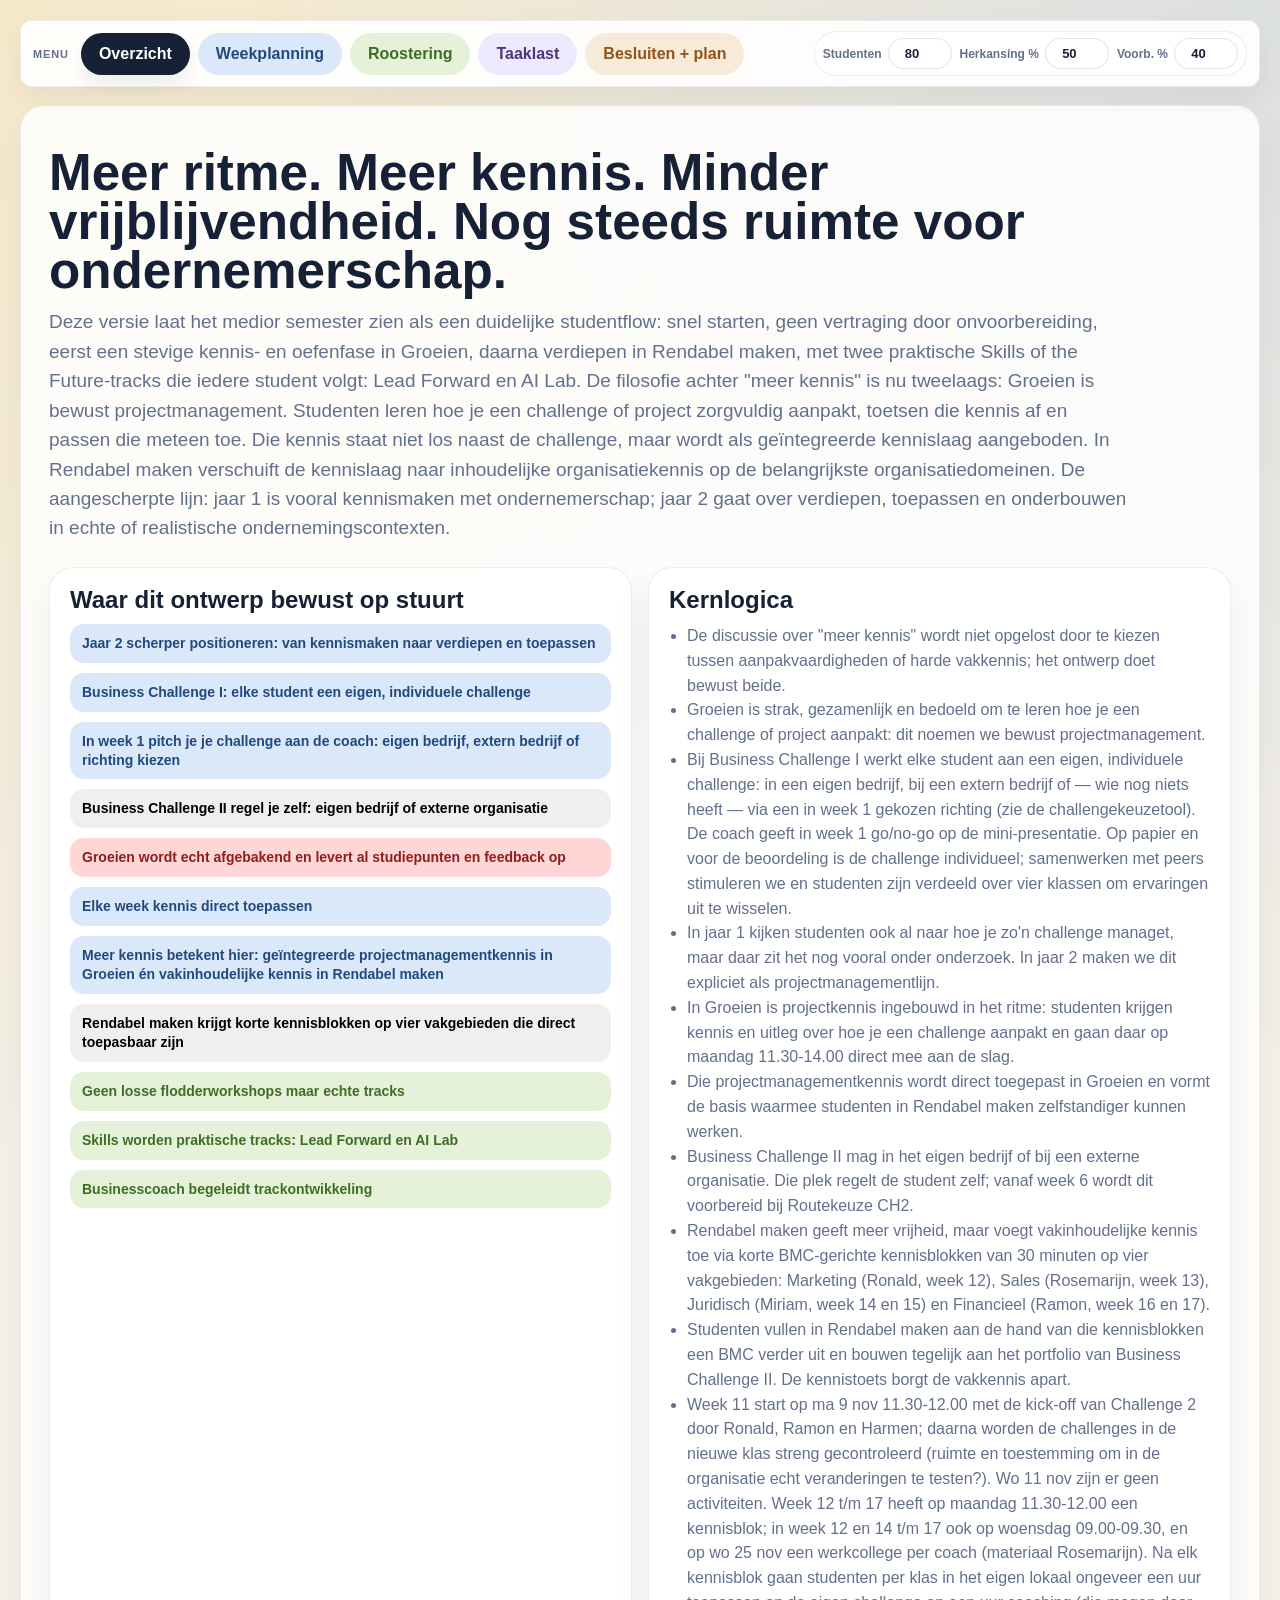
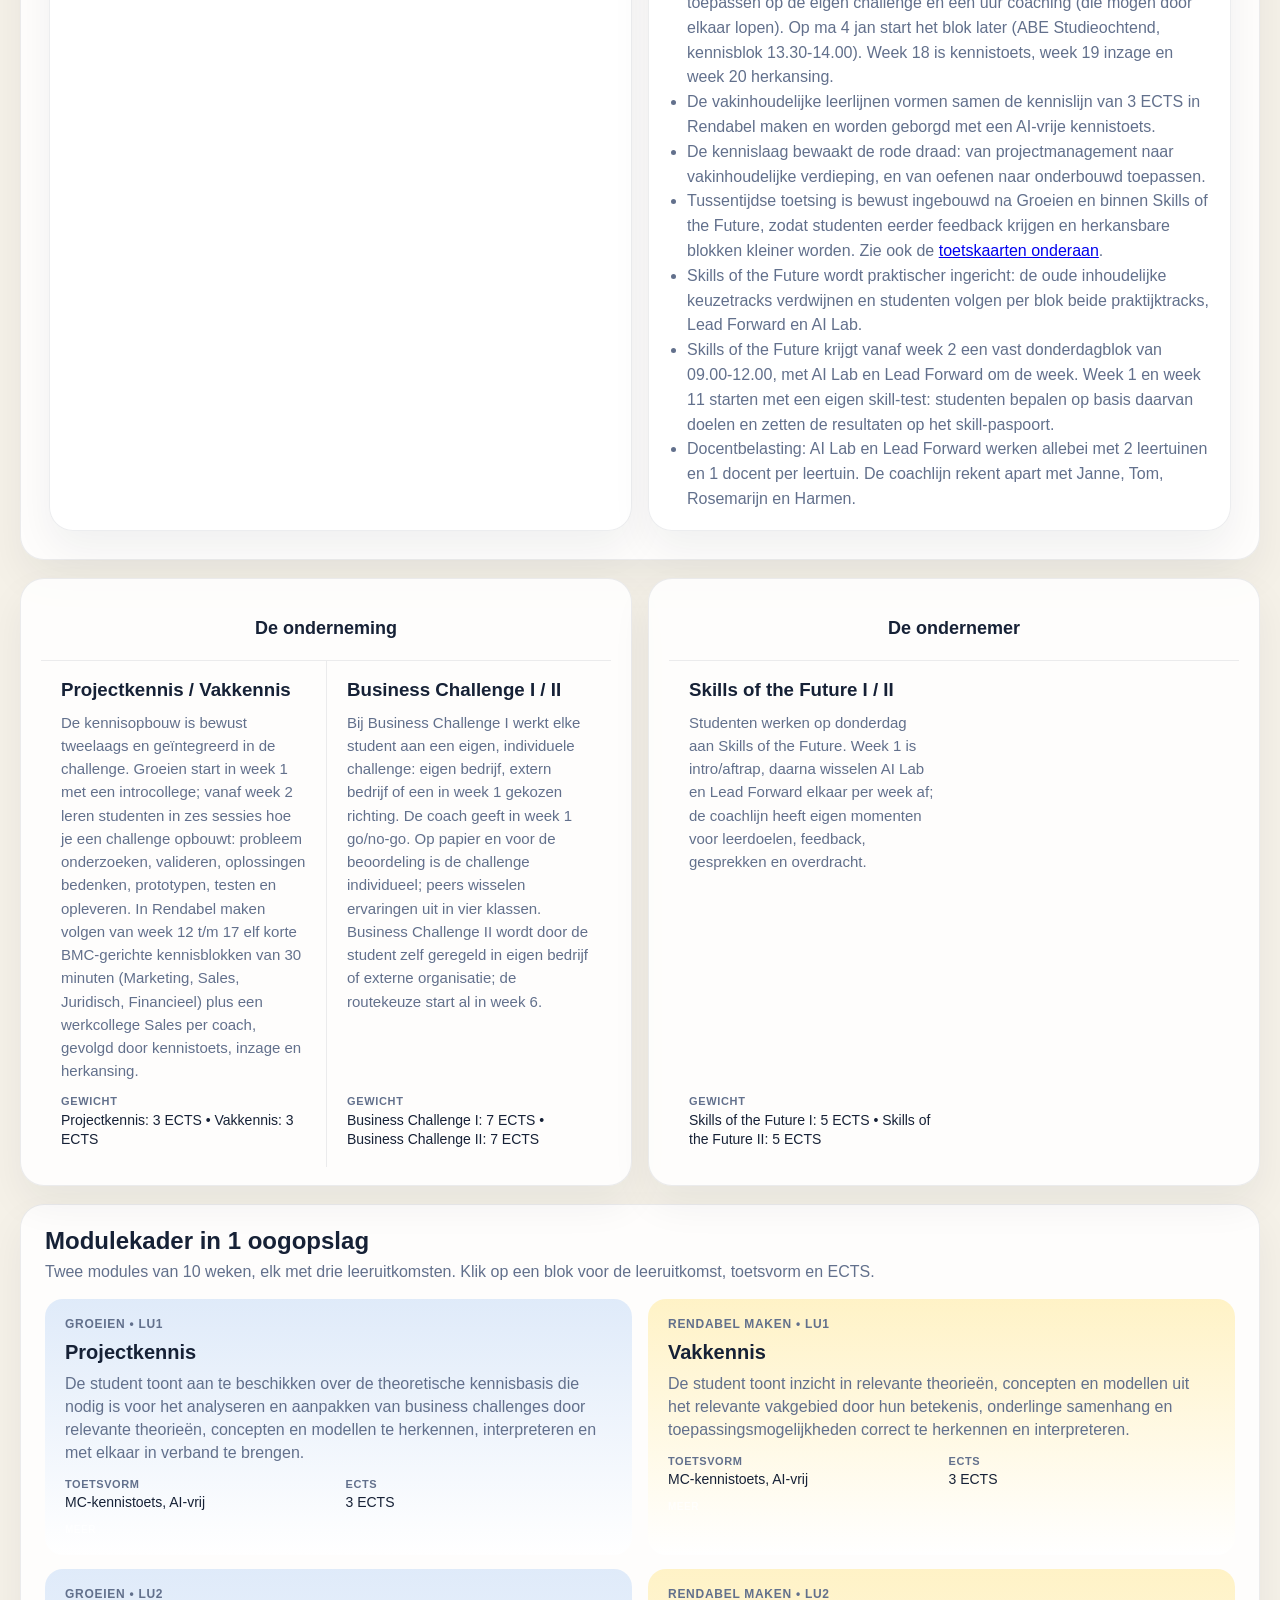
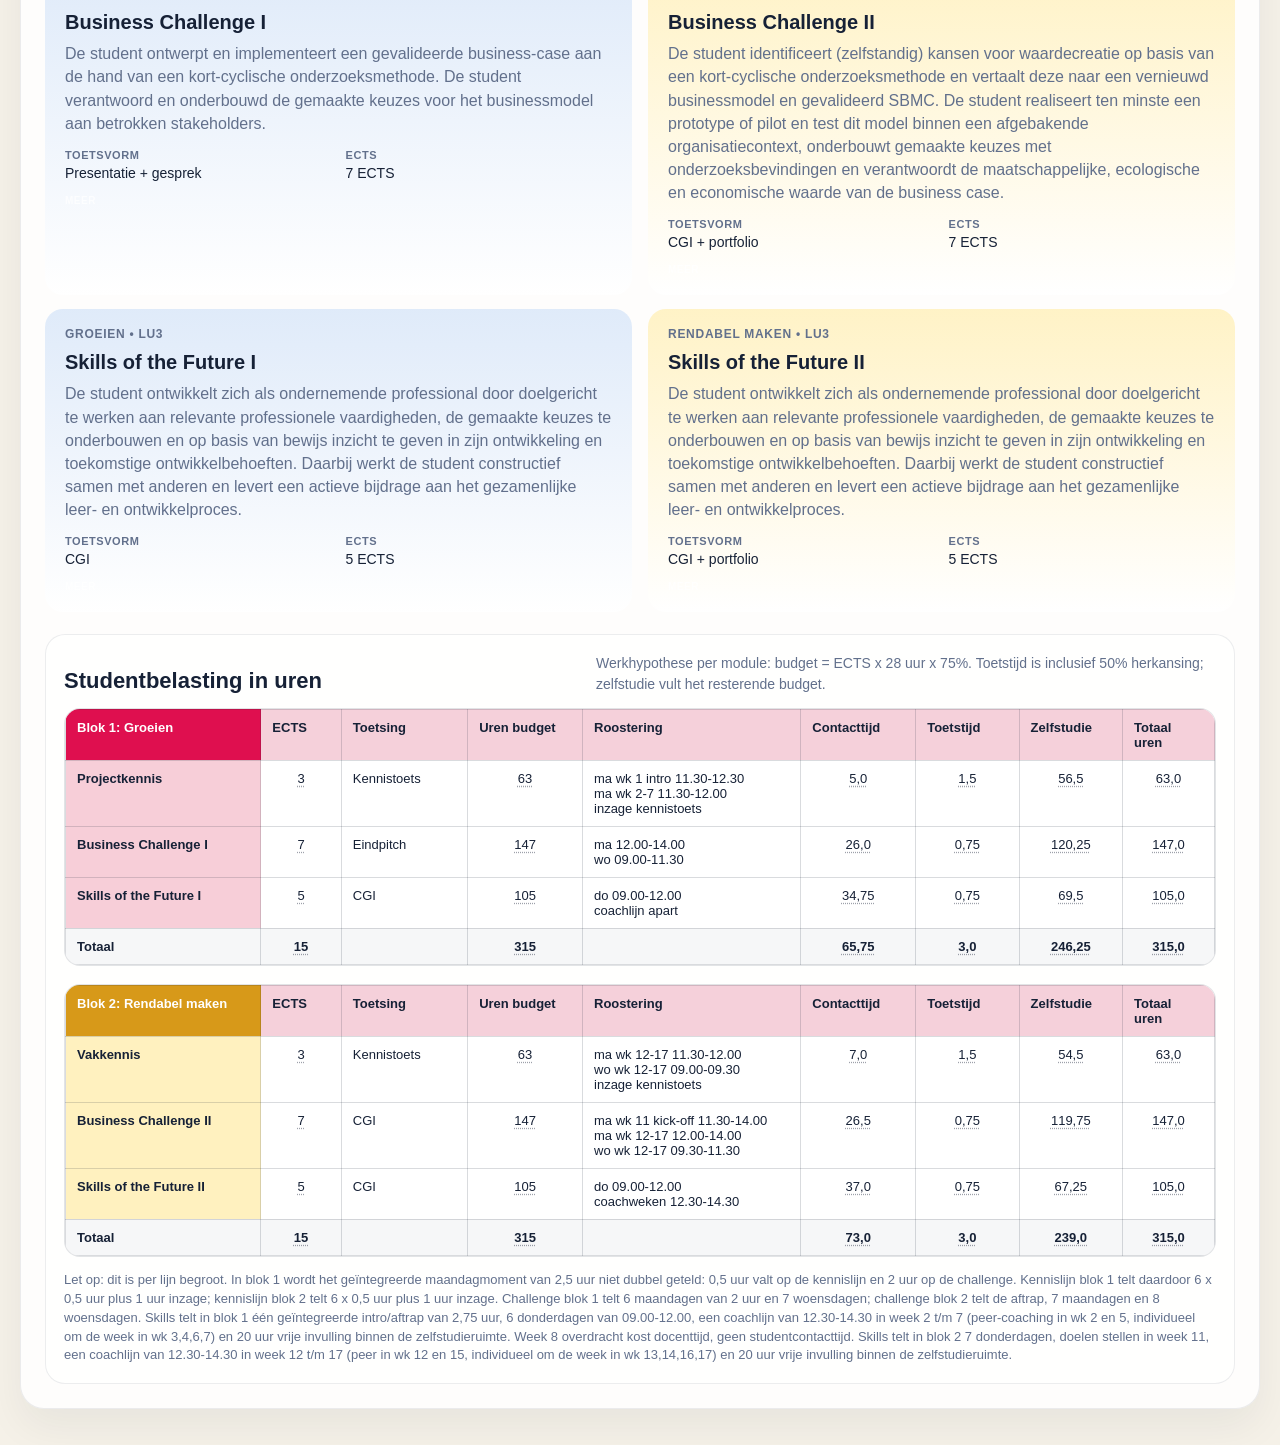
<file: docs/overzicht/index.html>
<!DOCTYPE html>
<html lang="nl">
  <head>
    <meta charset="utf-8" />
    <meta name="viewport" content="width=device-width, initial-scale=1" />
    <title>Praatplaat Medior Semester v52</title>
    <style>
      :root {
        --ink: #162136;
        --muted: #62708c;
        --page: #f5f1e8;
        --panel: rgba(255, 255, 255, 0.84);
        --slate: #2f3849;
        --blue: #2f61a8;
        --blue-soft: #dbe8f9;
        --green: #5f9d36;
        --green-soft: #e5f2d9;
        --orange: #d98b2f;
        --orange-soft: #f8ead8;
        --yellow: #f4bf3a;
        --yellow-soft: #fff1bf;
        --red: #d60000;
        --red-soft: #ffd6d6;
      }

      * {
        box-sizing: border-box;
      }

      body {
        margin: 0;
        font-family: "Avenir Next", "Segoe UI", sans-serif;
        background:
          radial-gradient(circle at top left, rgba(244, 191, 58, 0.18), transparent 24%),
          radial-gradient(circle at top right, rgba(47, 97, 168, 0.12), transparent 22%),
          var(--page);
        color: var(--ink);
      }

      .page {
        width: min(1680px, calc(100vw - 40px));
        margin: 20px auto 36px;
      }

      .panel,
      .card {
        background: var(--panel);
        border: 1px solid rgba(22, 33, 54, 0.08);
        border-radius: 24px;
        box-shadow: 0 18px 40px rgba(22, 33, 54, 0.06);
      }

      .hero {
        padding: 26px 28px 28px;
      }

      .eyebrow {
        display: inline-flex;
        align-items: center;
        padding: 8px 12px;
        border-radius: 999px;
        background: #ece3d1;
        color: #6c5114;
        font-size: 12px;
        font-weight: 800;
        letter-spacing: 0.08em;
        text-transform: uppercase;
      }

      h1 {
        margin: 16px 0 12px;
        font-size: clamp(34px, 4vw, 60px);
        line-height: 0.96;
        max-width: 1100px;
      }

      .lead {
        margin: 0;
        max-width: 1080px;
        font-size: 19px;
        line-height: 1.55;
        color: var(--muted);
      }

      .hero-grid,
      .summary-grid,
      .ects-grid {
        display: grid;
        gap: 16px;
      }

      .hero-grid {
        grid-template-columns: repeat(2, minmax(0, 1fr));
        margin-top: 24px;
      }

      .summary-grid {
        grid-template-columns: repeat(2, minmax(0, 1fr));
        margin-top: 18px;
      }

      .module-overview-panel {
        margin-top: 18px;
        padding: 22px 24px 24px;
      }

      .module-overview-panel h2,
      .module-overview-panel > p {
        margin: 0;
      }

      .module-overview-panel > p {
        margin-top: 8px;
        color: var(--muted);
      }

      .module-overview-grid {
        display: grid;
        grid-template-columns: repeat(2, minmax(0, 1fr));
        gap: 14px 16px;
        margin-top: 18px;
      }

      .module-overview-card {
        padding: 18px 20px;
        border-radius: 18px;
        background: rgba(255, 255, 255, 0.88);
        border: 1px solid rgba(22, 33, 54, 0.08);
        color: var(--ink);
      }

      .module-overview-card.blue {
        background: linear-gradient(180deg, rgba(219, 232, 249, 0.88), rgba(255, 255, 255, 0.92));
      }

      .module-overview-card.yellow {
        background: linear-gradient(180deg, rgba(255, 241, 191, 0.88), rgba(255, 255, 255, 0.92));
      }

      .module-overview-top {
        display: flex;
        align-items: baseline;
        justify-content: space-between;
        gap: 12px;
        margin-bottom: 10px;
      }

      .module-overview-label {
        font-size: 12px;
        font-weight: 800;
        letter-spacing: 0.06em;
        text-transform: uppercase;
        color: var(--muted);
      }

      .module-overview-hours {
        font-size: 13px;
        font-weight: 700;
        color: var(--ink);
        white-space: nowrap;
      }

      .module-overview-card h3 {
        margin: 0 0 8px;
        font-size: 20px;
      }

      .module-overview-card p {
        margin: 0;
        color: var(--muted);
        line-height: 1.45;
      }

      .module-overview-meta {
        margin-top: 14px;
        display: grid;
        grid-template-columns: repeat(2, minmax(0, 1fr));
        gap: 10px 14px;
      }

      .module-overview-meta span {
        display: block;
      }

      .module-overview-meta-label {
        font-size: 11px;
        font-weight: 800;
        letter-spacing: 0.05em;
        text-transform: uppercase;
        color: var(--muted);
      }

      .module-overview-meta-value {
        margin-top: 3px;
        font-size: 14px;
        line-height: 1.35;
        color: var(--ink);
      }

      .student-load-overview {
        margin-top: 22px;
        padding: 18px;
        border-radius: 20px;
        background: rgba(255, 255, 255, 0.72);
        border: 1px solid rgba(22, 33, 54, 0.08);
      }

      .student-load-overview-head {
        display: flex;
        align-items: end;
        justify-content: space-between;
        gap: 16px;
        margin-bottom: 14px;
      }

      .student-load-overview-head h3,
      .student-load-overview-head p {
        margin: 0;
      }

      .student-load-overview-head h3 {
        font-size: 22px;
      }

      .student-load-overview-head p {
        max-width: 620px;
        color: var(--muted);
        font-size: 14px;
        line-height: 1.45;
      }

      .student-load-modules {
        display: grid;
        gap: 18px;
      }

      .student-load-table-wrap {
        overflow-x: auto;
        border-radius: 16px;
        border: 1px solid rgba(22, 33, 54, 0.12);
        background: #fff;
      }

      .student-load-table {
        width: 100%;
        min-width: 980px;
        table-layout: fixed;
        border-collapse: collapse;
        color: var(--ink);
        font-size: 13px;
      }

      .student-load-table th,
      .student-load-table td {
        padding: 10px 11px;
        border: 1px solid rgba(22, 33, 54, 0.16);
        vertical-align: top;
      }

      .student-load-table th {
        background: #f5d0da;
        text-align: left;
        font-weight: 800;
      }

      .student-load-table .module-name {
        background: #df0f4f;
        color: #fff;
        font-weight: 900;
      }

      .student-load-table .module-name.yellow {
        background: #d79919;
      }

      .student-load-table .line-name {
        background: #f7ced8;
        font-weight: 800;
      }

      .student-load-table .line-name.yellow {
        background: #fff1bf;
      }

      .student-load-table .number {
        text-align: center;
        white-space: nowrap;
      }

      .student-load-table [data-cell-note] {
        cursor: help;
        text-decoration: underline dotted rgba(22, 33, 54, 0.42);
        text-underline-offset: 3px;
      }

      .student-load-table .total-row td {
        background: rgba(22, 33, 54, 0.035);
        font-weight: 900;
      }

      .student-load-note {
        margin: 12px 0 0;
        color: var(--muted);
        font-size: 13px;
        line-height: 1.45;
      }

      .cell-note-popover {
        position: fixed;
        z-index: 40;
        max-width: 320px;
        padding: 12px 14px;
        border-radius: 14px;
        background: var(--ink);
        color: #fff;
        box-shadow: 0 18px 40px rgba(22, 33, 54, 0.22);
        font-size: 13px;
        line-height: 1.45;
      }

      .cell-note-popover strong {
        display: block;
        margin-bottom: 4px;
      }

      .summary-cluster {
        padding: 0;
        overflow: hidden;
      }

      .summary-cluster-head {
        display: flex;
        align-items: center;
        justify-content: center;
        min-height: 64px;
        padding: 14px 18px;
        border-bottom: 1px solid rgba(22, 33, 54, 0.08);
        font-size: 18px;
        font-weight: 800;
        text-align: center;
      }

      .summary-cluster-grid {
        display: grid;
        grid-template-columns: repeat(2, minmax(0, 1fr));
        flex: 1;
      }

      .summary-subcard {
        min-height: 100%;
        padding: 18px 20px;
        display: flex;
        flex-direction: column;
      }

      .summary-subcard + .summary-subcard {
        border-left: 1px solid rgba(22, 33, 54, 0.08);
      }

      .ects-grid {
        grid-template-columns: repeat(4, minmax(220px, 1fr));
        margin-top: 18px;
      }

      .deadline-grid {
        display: grid;
        grid-template-columns: repeat(3, minmax(0, 1fr));
        gap: 14px;
        margin-top: 18px;
      }

      .deadline-card {
        border: 1px solid rgba(22, 33, 54, 0.08);
        border-radius: 18px;
        padding: 16px;
        background: #fff;
        box-shadow: 0 12px 30px rgba(22, 33, 54, 0.05);
      }

      .deadline-card.blue {
        background: var(--blue-soft);
      }

      .deadline-card.green {
        background: var(--green-soft);
      }

      .deadline-card.yellow {
        background: var(--yellow-soft);
      }

      .deadline-card h3 {
        margin: 0 0 10px;
        font-size: 18px;
      }

      .deadline-card ul {
        margin: 0;
        padding-left: 18px;
        color: #38465f;
        line-height: 1.45;
      }

      .deadline-card li + li {
        margin-top: 8px;
      }

      .deadline-card strong {
        color: var(--ink);
      }

      .assessments-panel {
        margin-top: 22px;
        padding: 22px 24px 24px;
      }

      .assessments-panel h2,
      .assessments-panel > p {
        margin: 0;
      }

      .assessments-panel > p {
        margin-top: 8px;
        color: var(--muted);
      }

      .card {
        padding: 18px 20px;
      }

      .summary-grid .card {
        display: flex;
        flex-direction: column;
      }

      .card h2,
      .card h3 {
        margin: 0 0 10px;
      }

      .summary-meta {
        margin-top: auto;
        padding-top: 12px;
        display: flex;
        flex-direction: column;
        gap: 4px;
      }

      .summary-meta-label {
        font-size: 11px;
        font-weight: 800;
        letter-spacing: 0.06em;
        text-transform: uppercase;
        color: var(--muted);
      }

      .summary-meta-value {
        font-size: 14px;
        line-height: 1.35;
        color: var(--ink);
      }

      .mini-list {
        margin: 0;
        padding-left: 18px;
        color: var(--muted);
        line-height: 1.55;
      }

      .coverage-location {
        display: block;
        margin-top: 3px;
        color: var(--ink);
        font-size: 14px;
        font-weight: 700;
      }

      .decision-status {
        display: inline-flex;
        align-items: center;
        margin-right: 6px;
        padding: 2px 7px;
        border-radius: 999px;
        background: rgba(93, 152, 53, 0.16);
        color: #356b17;
        font-size: 10px;
        font-weight: 900;
        letter-spacing: 0.04em;
        text-transform: uppercase;
      }

      .decision-callout {
        margin-top: 18px;
        padding: 16px 18px;
        border: 1px solid rgba(47, 97, 168, 0.18);
        border-radius: 16px;
        background: rgba(219, 232, 249, 0.42);
      }

      .decision-callout h3 {
        margin: 0 0 10px;
        font-size: 17px;
      }

      .decision-callout.urgent {
        border-color: rgba(206, 41, 36, 0.28);
        background: rgba(255, 218, 218, 0.52);
      }

      .decision-priority {
        display: inline-flex;
        align-items: center;
        justify-content: center;
        width: 22px;
        height: 22px;
        margin-right: 8px;
        border-radius: 999px;
        background: #ce2924;
        color: #fff;
        font-size: 14px;
        font-weight: 950;
      }

      .chips {
        display: grid;
        grid-template-columns: 1fr;
        gap: 10px;
      }

      .quick-nav {
        display: flex;
        flex-wrap: wrap;
        gap: 12px;
        margin-top: 18px;
      }

      .site-menu {
        position: sticky;
        top: 0;
        z-index: 20;
        display: flex;
        flex-wrap: wrap;
        gap: 8px;
        align-items: center;
        margin: 0 0 18px;
        padding: 10px 12px;
        border: 1px solid rgba(22, 33, 54, 0.08);
        border-radius: 12px;
        background: rgba(255, 255, 255, 0.92);
        backdrop-filter: blur(12px);
        box-shadow: 0 10px 24px rgba(22, 33, 54, 0.06);
      }

      .page-surface[hidden] {
        display: none !important;
      }

      .site-menu .assumption-controls {
        margin-left: auto;
      }

      .site-menu-label {
        margin-right: 4px;
        color: var(--muted);
        font-size: 11px;
        font-weight: 800;
        letter-spacing: 0.08em;
        text-transform: uppercase;
      }

      .quick-nav .mode-switch {
        margin-left: auto;
      }

      .nav-pill {
        border: 0;
        border-radius: 999px;
        padding: 12px 18px;
        font: inherit;
        font-size: 16px;
        font-weight: 800;
        cursor: pointer;
        transition: transform 0.14s ease, box-shadow 0.14s ease;
      }

      .nav-pill.active {
        box-shadow: inset 0 0 0 2px rgba(22, 33, 54, 0.18), 0 10px 18px rgba(22, 33, 54, 0.08);
      }

      .nav-pill:hover {
        transform: translateY(-1px);
        box-shadow: 0 10px 18px rgba(22, 33, 54, 0.09);
      }

      .nav-pill.neutral {
        background: var(--ink);
        color: #fff;
      }

      .nav-pill.blue {
        background: var(--blue-soft);
        color: #20497f;
      }

      .nav-pill.yellow {
        background: var(--yellow-soft);
        color: #5f4800;
      }

      .nav-pill.green {
        background: var(--green-soft);
        color: #406d25;
      }

      .nav-pill.orange {
        background: var(--orange-soft);
        color: #8f5518;
      }

      .nav-pill.red {
        background: var(--red-soft);
        color: #980000;
      }

      .nav-pill.purple {
        background: #efe9ff;
        color: #4d377a;
      }

      .chip {
        border: 0;
        padding: 10px 12px;
        border-radius: 14px;
        font: inherit;
        font-size: 14px;
        font-weight: 700;
        line-height: 1.35;
        text-align: left;
        cursor: pointer;
        transition: transform 0.14s ease, box-shadow 0.14s ease;
      }

      .chip:hover {
        transform: translateY(-1px);
        box-shadow: 0 10px 18px rgba(22, 33, 54, 0.09);
      }

      .chip.blue {
        background: var(--blue-soft);
        color: #20497f;
      }

      .chip.green {
        background: var(--green-soft);
        color: #406d25;
      }

      .chip.orange {
        background: var(--orange-soft);
        color: #8f5518;
      }

      .chip.red {
        background: var(--red-soft);
        color: #8f1d1d;
      }

      .canvas {
        margin-top: 22px;
        padding: 24px;
        overflow: auto;
        position: relative;
      }

      .canvas-head {
        display: flex;
        justify-content: space-between;
        gap: 16px;
        align-items: end;
        margin-bottom: 18px;
      }

      .canvas-head h2,
      .canvas-head p {
        margin: 0;
      }

      .canvas-head p {
        color: var(--muted);
      }

      .hours-legend {
        display: flex;
        flex-wrap: wrap;
        gap: 8px;
        margin-top: 10px;
      }

      .hours-legend-item {
        display: inline-flex;
        align-items: center;
        gap: 6px;
        padding: 6px 9px;
        border-radius: 999px;
        background: rgba(22, 33, 54, 0.05);
        color: var(--muted);
        font-size: 12px;
        font-weight: 700;
      }

      .hours-legend-code {
        color: var(--ink);
        font-weight: 800;
      }

      .timeline-wrap {
        position: relative;
        width: max-content;
        min-width: 100%;
        padding-bottom: 18px;
      }

      .timeline {
        display: grid;
        grid-template-columns: 46px 150px repeat(20, 152px);
        column-gap: 4px;
        row-gap: 18px;
        width: max-content;
      }

      .week,
      .phase,
      .lane-title,
      .block {
        border-radius: 18px;
      }

      .week {
        background: var(--slate);
        color: #fff;
        text-align: center;
        padding: 9px 4px;
        font-size: 12px;
        font-weight: 800;
        position: sticky;
        top: 0;
        z-index: 7;
        box-shadow: 0 8px 18px rgba(22, 33, 54, 0.08);
      }

      .week-meta {
        display: block;
        margin-top: 3px;
        color: rgba(255, 255, 255, 0.72);
        font-size: 9px;
        font-weight: 700;
        letter-spacing: 0;
        line-height: 1.1;
        text-transform: none;
      }

      .week-kw {
        color: rgba(255, 255, 255, 0.54);
      }

      .week.corner {
        grid-column: 1 / span 2;
        display: flex;
        align-items: center;
        justify-content: center;
        left: 0;
        z-index: 8;
        box-shadow: 8px 0 18px rgba(22, 33, 54, 0.08), 0 8px 18px rgba(22, 33, 54, 0.08);
      }

      .phase {
        padding: 12px 14px;
        font-size: 14px;
        font-weight: 800;
        text-align: center;
      }

      .phase.base {
        background: var(--blue);
        color: #fff;
      }

      .phase.ch1 {
        background: var(--green);
        color: #fff;
      }

      .phase.ch2 {
        background: var(--yellow);
        color: #433400;
      }

      .phase.toetsing {
        background: var(--red);
        color: #fff;
      }

      .lane-title {
        grid-column: 2;
        padding: 12px;
        border: 1px solid rgba(22, 33, 54, 0.08);
        display: flex;
        flex-direction: column;
        gap: 8px;
        justify-content: center;
        position: sticky;
        left: 50px;
        z-index: 5;
        box-shadow: 8px 0 18px rgba(22, 33, 54, 0.08);
        cursor: pointer;
        transition: box-shadow 0.14s ease, transform 0.14s ease;
      }

      .lane-title:hover {
        transform: translateY(-1px);
      }

      .lane-title strong {
        font-size: 16px;
        line-height: 1.1;
      }

      .lane-title.has-group {
        padding-left: 16px;
      }

      .lane-group-rail {
        display: none;
      }

      .lane-group-block {
        position: sticky;
        left: 0;
        justify-self: stretch;
        z-index: 6;
        margin: 0;
        border-radius: 18px;
        background: rgba(255, 255, 255, 0.82);
        border: 1px solid rgba(22, 33, 54, 0.08);
        box-shadow: 8px 0 18px rgba(22, 33, 54, 0.06);
        display: flex;
        align-items: center;
        justify-content: center;
        pointer-events: none;
      }

      .lane-group-block.spaced {
        margin-top: 20px;
        margin-bottom: -8px;
      }

      .timeline > .block.orange {
        margin-top: 20px;
      }

      .lane-group-block span {
        color: var(--ink);
        font-size: 11px;
        font-weight: 800;
        letter-spacing: 0.08em;
        text-transform: uppercase;
        writing-mode: vertical-rl;
        transform: rotate(180deg);
        text-align: center;
        line-height: 1.1;
      }

      .lane-content {
        display: flex;
        flex-direction: column;
        justify-content: center;
        gap: 8px;
        min-width: 0;
      }

      .lane-title span {
        font-size: 12px;
        line-height: 1.45;
        color: var(--muted);
      }

      .lane-title.blue {
        background: #eef4fd;
      }

      .lane-title.neutral {
        background: #f3f0e8;
      }

      .lane-title.green {
        background: #edf7e6;
      }

      .lane-title.orange {
        background: #fcf0e2;
      }

      .lane-title.focused {
        box-shadow: 8px 0 18px rgba(22, 33, 54, 0.08), 0 0 0 4px rgba(22, 33, 54, 0.08);
      }

      .lane-title.blue.focused {
        box-shadow: 8px 0 18px rgba(22, 33, 54, 0.08), 0 0 0 4px rgba(35, 86, 155, 0.16);
      }

      .lane-title.neutral.focused {
        box-shadow: 8px 0 18px rgba(22, 33, 54, 0.08), 0 0 0 4px rgba(96, 82, 53, 0.12);
      }

      .lane-title.green.focused {
        box-shadow: 8px 0 18px rgba(22, 33, 54, 0.08), 0 0 0 4px rgba(93, 152, 53, 0.16);
      }

      .lane-title.orange.focused {
        box-shadow: 8px 0 18px rgba(22, 33, 54, 0.08), 0 0 0 4px rgba(217, 134, 48, 0.18);
      }

      .lane-top {
        display: flex;
        justify-content: space-between;
        gap: 12px;
        align-items: start;
      }

      .block {
        border: 1px solid rgba(22, 33, 54, 0.08);
        min-height: 88px;
        padding: 11px 10px 9px;
        background: #fff;
        position: relative;
      }

      .block h3 {
        margin: 0 0 6px;
        font-size: 15px;
        line-height: 1.15;
      }

      .block p {
        margin: 0;
        font-size: 13px;
        line-height: 1.35;
        color: #38465f;
      }

      .block .block-subtitle {
        margin-top: 6px;
        color: #5f6f8b;
        font-size: 11px;
        font-weight: 700;
        line-height: 1.25;
      }

      .block.compact {
        min-height: 72px;
        padding: 10px 11px 9px;
      }

      .block.compact h3 {
        font-size: 15px;
      }

      .block.compact p {
        font-size: 13px;
      }

      .block.blue {
        background: var(--blue-soft);
      }

      .block.green {
        background: var(--green-soft);
      }

      .block.orange {
        background: var(--orange-soft);
      }

      .block.yellow {
        background: var(--yellow-soft);
      }

      .block.red {
        background: var(--red-soft);
        border-color: rgba(214, 0, 0, 0.3);
      }

      .block.ghost {
        background: rgba(255, 255, 255, 0.55);
      }

      .block.clickable {
        cursor: pointer;
        transition: transform 0.14s ease, box-shadow 0.14s ease, border-color 0.14s ease;
      }

      .block.clickable:hover {
        transform: translateY(-2px);
        box-shadow: 0 10px 22px rgba(22, 33, 54, 0.09);
      }

      .block.clickable.active {
        border-color: rgba(22, 33, 54, 0.22);
        box-shadow: 0 0 0 3px rgba(35, 86, 155, 0.12);
      }

      .block.retired-track {
        display: none !important;
      }

      .block.clickable::after {
        content: "Meer";
        display: inline-flex;
        align-items: center;
        justify-content: center;
        margin-top: 8px;
        padding: 0;
        border-radius: 999px;
        background: transparent;
        color: rgba(98, 112, 140, 0.78);
        font-size: 9px;
        font-weight: 800;
        letter-spacing: 0.05em;
        text-transform: uppercase;
      }

      .badge {
        display: inline-block;
        margin-top: 8px;
        padding: 6px 8px;
        border-radius: 10px;
        background: rgba(255, 255, 255, 0.78);
        font-size: 11px;
        font-weight: 800;
        letter-spacing: 0.04em;
        text-transform: uppercase;
      }

      .badge.deadline {
        background: rgba(214, 0, 0, 0.12);
        color: #980000;
      }

      .timeline .block:has(.badge.deadline) {
        padding-bottom: 42px;
      }

      .timeline .block .badge.deadline {
        position: absolute;
        right: 10px;
        bottom: 9px;
        margin-top: 0;
        max-width: calc(100% - 20px);
        text-align: right;
      }

      .badge.align-end {
        display: table;
        margin-left: auto;
      }

      .split-lines {
        display: grid;
        gap: 7px;
        margin-top: 8px;
      }

      .split-line {
        display: grid;
        grid-template-columns: minmax(0, 1fr) auto;
        gap: 8px;
        align-items: center;
        min-height: 34px;
        padding: 7px 8px;
        border-radius: 11px;
        background: rgba(255, 255, 255, 0.38);
        border: 1px solid rgba(22, 33, 54, 0.08);
      }

      .split-line + .split-line {
        border-top-color: rgba(22, 33, 54, 0.14);
      }

      .split-line strong {
        display: block;
        font-size: 13px;
        line-height: 1.1;
      }

      .split-line em {
        display: block;
        margin-top: 2px;
        color: #6c5a24;
        font-size: 10px;
        font-style: normal;
        font-weight: 700;
        letter-spacing: 0.03em;
        text-transform: uppercase;
      }

      .route-lines,
      .sprint-lanes {
        display: grid;
        gap: 7px;
        margin-top: 10px;
      }

      .route-line,
      .sprint-lane,
      .coach-moment {
        display: grid;
        grid-template-columns: 90px minmax(0, 1fr);
        gap: 8px;
        align-items: start;
        padding: 8px 9px;
        border-radius: 12px;
        background: rgba(255, 255, 255, 0.56);
        border: 1px solid rgba(22, 33, 54, 0.08);
      }

      .route-time,
      .sprint-time,
      .coach-moment-label {
        color: #6b550e;
        font-size: 10px;
        font-weight: 900;
        letter-spacing: 0.03em;
        line-height: 1.2;
        text-transform: uppercase;
      }

      .route-title,
      .sprint-title,
      .coach-moment-title {
        display: block;
        color: var(--ink);
        font-size: 13px;
        font-weight: 900;
        line-height: 1.15;
      }

      .coach-moment {
        margin-top: 10px;
        grid-template-columns: 68px minmax(0, 1fr);
      }

      .coach-moment-detail {
        display: block;
        margin-top: 2px;
        color: #5d6d89;
        font-size: 11px;
        font-style: normal;
        font-weight: 700;
        line-height: 1.2;
      }

      .route-detail,
      .sprint-detail {
        display: block;
        margin-top: 2px;
        color: #6c5a24;
        font-size: 10px;
        font-weight: 700;
        line-height: 1.25;
      }

      .sprint-lane {
        grid-template-columns: 98px minmax(0, 1fr);
        padding: 7px 8px;
      }

      .mini-test {
        display: inline-flex;
        align-items: center;
        justify-content: center;
        padding: 4px 6px;
        border-radius: 999px;
        background: var(--red);
        color: #fff;
        font-size: 9px;
        font-weight: 900;
        letter-spacing: 0.05em;
        text-transform: uppercase;
        white-space: nowrap;
      }

      .block-drawer {
        display: none;
        position: absolute;
        top: 0;
        left: 0;
        width: min(360px, calc(100vw - 96px));
        padding: 18px 20px;
        border-radius: 18px;
        background: rgba(255, 255, 255, 0.94);
        border: 1px solid rgba(22, 33, 54, 0.1);
        box-shadow: 0 18px 36px rgba(22, 33, 54, 0.16);
        z-index: 20;
        backdrop-filter: blur(8px);
      }

      .block-drawer.active {
        display: block;
      }

      .block-drawer::before {
        content: "";
        position: absolute;
        top: 24px;
        left: -10px;
        width: 20px;
        height: 20px;
        background: rgba(255, 255, 255, 0.94);
        border-left: 1px solid rgba(22, 33, 54, 0.1);
        border-top: 1px solid rgba(22, 33, 54, 0.1);
        transform: rotate(-45deg);
      }

      .block-drawer.align-right::before {
        left: auto;
        right: -10px;
        border-left: 0;
        border-top: 0;
        border-right: 1px solid rgba(22, 33, 54, 0.1);
        border-bottom: 1px solid rgba(22, 33, 54, 0.1);
      }

      .block-drawer-top {
        display: flex;
        justify-content: space-between;
        gap: 16px;
        align-items: start;
        margin-bottom: 12px;
      }

      .block-drawer-label {
        font-size: 12px;
        font-weight: 800;
        letter-spacing: 0.08em;
        text-transform: uppercase;
        color: var(--muted);
        margin-bottom: 4px;
      }

      .block-drawer h3 {
        margin: 0 0 4px;
        font-size: 24px;
      }

      .block-drawer p {
        margin: 0;
        color: var(--muted);
        line-height: 1.55;
      }

      .block-drawer-body {
        border-top: 1px solid rgba(22, 33, 54, 0.08);
        padding-top: 12px;
      }

      .block-drawer-body p + p {
        margin-top: 10px;
      }

      .block-drawer-body strong {
        display: block;
        margin-bottom: 2px;
        color: var(--ink);
      }

      .block-drawer-close {
        border: 0;
        background: transparent;
        color: rgba(22, 33, 54, 0.72);
        border-radius: 999px;
        width: 32px;
        height: 32px;
        padding: 0;
        font: inherit;
        font-size: 22px;
        line-height: 1;
        font-weight: 500;
        cursor: pointer;
      }

      .block-drawer-close:hover {
        background: rgba(22, 33, 54, 0.06);
        color: var(--ink);
      }

      .ects-card {
        padding: 18px;
        border-radius: 18px;
        color: #fff;
      }

      .summary-clickable {
        position: relative;
        border: 0;
        width: 100%;
        text-align: left;
        cursor: pointer;
        transition: transform 0.14s ease, box-shadow 0.14s ease;
      }

      .summary-clickable:hover {
        transform: translateY(-2px);
        box-shadow: 0 12px 24px rgba(22, 33, 54, 0.12);
      }

      .summary-clickable.active {
        box-shadow: 0 0 0 4px rgba(255, 255, 255, 0.22), 0 12px 24px rgba(22, 33, 54, 0.14);
      }

      .summary-clickable::after {
        content: "Meer";
        display: inline-flex;
        align-items: center;
        justify-content: center;
        margin-top: 12px;
        padding: 0;
        border-radius: 999px;
        background: transparent;
        color: rgba(255, 255, 255, 0.72);
        font-size: 10px;
        font-weight: 800;
        letter-spacing: 0.05em;
        text-transform: uppercase;
      }

      .assessment-line {
        display: block;
        margin-top: 6px;
        font-size: 15px;
        font-weight: 700;
        opacity: 0.92;
      }

      #ects-section {
        scroll-margin-top: 90px;
      }

      #plan-section {
        scroll-margin-top: 90px;
      }

      .action-plan-panel {
        margin-top: 18px;
      }

      .plan-overview {
        display: grid;
        grid-template-columns: repeat(3, minmax(0, 1fr));
        gap: 6px;
        margin-top: 10px;
      }

      .plan-stat {
        padding: 7px 9px;
        border-radius: 8px;
        background: rgba(22, 33, 54, 0.05);
      }

      .plan-stat span {
        display: block;
        color: var(--muted);
        font-size: 9px;
        font-weight: 600;
        letter-spacing: 0.04em;
        text-transform: uppercase;
      }

      .plan-stat strong {
        display: block;
        margin-top: 2px;
        color: var(--ink);
        font-size: 16px;
        font-weight: 600;
        line-height: 1;
      }

      .plan-task-list {
        display: grid;
        gap: 8px;
        margin-top: 12px;
      }

      .plan-group {
        border: 1px solid rgba(22, 33, 54, 0.08);
        border-radius: 8px;
        background: rgba(255, 255, 255, 0.72);
        overflow: hidden;
      }

      .plan-group-header {
        display: flex;
        align-items: center;
        justify-content: space-between;
        gap: 8px;
        padding: 7px 9px;
        border-bottom: 1px solid rgba(22, 33, 54, 0.08);
      }

      .plan-group-header h3 {
        margin: 0;
        color: var(--ink);
        font-size: 13px;
        font-weight: 600;
      }

      .plan-progress-pill {
        flex: 0 0 auto;
        padding: 3px 6px;
        border-radius: 999px;
        background: rgba(219, 232, 249, 0.75);
        color: #20497f;
        font-size: 9px;
        font-weight: 600;
      }

      .plan-tasks {
        display: grid;
      }

      .plan-task {
        display: grid;
        grid-template-columns: 18px minmax(0, 1fr) 104px;
        gap: 6px;
        align-items: center;
        padding: 5px 8px;
        border-bottom: 1px solid rgba(22, 33, 54, 0.07);
      }

      .plan-task:last-child {
        border-bottom: 0;
      }

      .plan-task.completed {
        background: rgba(225, 240, 214, 0.45);
      }

      .plan-task-check {
        width: 13px;
        height: 13px;
        margin: 0;
        accent-color: #6d9d46;
      }

      .plan-task-title {
        margin: 0;
        color: var(--ink);
        font-size: 12px;
        font-weight: 500;
        line-height: 1.18;
      }

      .plan-task.completed .plan-task-title {
        text-decoration: line-through;
        color: rgba(22, 33, 54, 0.58);
      }

      .plan-task-meta {
        display: flex;
        flex-wrap: wrap;
        gap: 3px;
        margin-top: 3px;
      }

      .plan-meta-chip {
        display: inline-flex;
        align-items: center;
        max-width: 100%;
        padding: 2px 5px;
        border-radius: 999px;
        background: rgba(22, 33, 54, 0.06);
        color: var(--muted);
        font-size: 9px;
        font-weight: 500;
        line-height: 1.15;
      }

      .plan-owner-select {
        width: 100%;
        border: 1px solid rgba(22, 33, 54, 0.14);
        border-radius: 999px;
        padding: 4px 6px;
        background: #fff;
        color: var(--ink);
        font: inherit;
        font-size: 10px;
        font-weight: 500;
      }

      .mode-switch {
        display: inline-flex;
        align-items: center;
        gap: 4px;
        padding: 4px;
        border-radius: 999px;
        background: rgba(255, 255, 255, 0.78);
        border: 1px solid rgba(22, 33, 54, 0.08);
        box-shadow: inset 0 1px 0 rgba(255, 255, 255, 0.8);
      }

      .mode-button {
        border: 0;
        border-radius: 999px;
        padding: 10px 14px;
        background: transparent;
        color: var(--muted);
        font: inherit;
        font-size: 14px;
        font-weight: 800;
        cursor: pointer;
        transition: background 0.14s ease, color 0.14s ease, transform 0.14s ease;
      }

      .mode-button:hover {
        transform: translateY(-1px);
      }

      .mode-button.active {
        background: var(--ink);
        color: #fff;
      }

      .assumption-controls {
        display: inline-flex;
        align-items: center;
        gap: 8px;
        padding: 6px 8px;
        border-radius: 999px;
        background: rgba(255, 255, 255, 0.78);
        border: 1px solid rgba(22, 33, 54, 0.08);
      }

      .assumption-field {
        display: inline-flex;
        align-items: center;
        gap: 6px;
        color: var(--muted);
        font-size: 12px;
        font-weight: 800;
        white-space: nowrap;
      }

      .assumption-field input {
        width: 64px;
        border: 1px solid rgba(22, 33, 54, 0.12);
        border-radius: 999px;
        padding: 7px 9px;
        background: #fff;
        color: var(--ink);
        font: inherit;
        font-size: 13px;
        font-weight: 800;
        text-align: center;
      }

      body[data-mode="invulling"] .hours-only {
        display: none !important;
      }

      body[data-mode="docenturen"] .invulling-only,
      body[data-mode="studenturen"] .invulling-only {
        display: none !important;
      }

      body[data-mode="studenturen"] .hours-legend {
        display: none !important;
      }

      body[data-mode="invulling"] .block-hours {
        display: none !important;
      }

      .assumptions-panel,
      .hours-summary-panel {
        margin-top: 22px;
        padding: 22px 24px 24px;
      }

      .assumptions-panel h2,
      .assumptions-panel p,
      .hours-summary-panel h2,
      .hours-summary-panel p {
        margin: 0;
      }

      .assumptions-panel > p,
      .hours-summary-panel > p {
        margin-top: 8px;
        color: var(--muted);
      }

      .assumption-list {
        margin: 14px 0 0;
        padding-left: 20px;
        color: var(--muted);
        line-height: 1.55;
      }

      .schedule-agenda {
        display: grid;
        grid-template-columns: 1fr;
        gap: 22px;
        margin-top: 18px;
      }

      .schedule-block {
        border: 1px solid rgba(22, 33, 54, 0.09);
        border-radius: 18px;
        background: rgba(255, 255, 255, 0.86);
        padding: 16px;
        box-shadow: 0 12px 28px rgba(22, 33, 54, 0.06);
      }

      .schedule-block h3 {
        margin: 0 0 12px;
        font-size: 18px;
      }

      .calendar-grid {
        display: grid;
        grid-template-columns: 64px repeat(4, minmax(150px, 1fr));
        grid-template-rows: 42px repeat(16, 60px);
        gap: 4px;
        min-width: 820px;
      }

      .calendar-head,
      .calendar-time,
      .calendar-cell {
        border-radius: 12px;
        border: 1px solid rgba(22, 33, 54, 0.07);
      }

      .calendar-head {
        display: flex;
        align-items: center;
        justify-content: center;
        background: var(--slate);
        color: #fff;
        font-size: 12px;
        font-weight: 900;
        letter-spacing: 0.04em;
        text-transform: uppercase;
      }

      .calendar-time {
        display: flex;
        align-items: flex-start;
        justify-content: flex-end;
        padding: 5px 8px 0 0;
        background: rgba(255, 255, 255, 0.66);
        color: var(--muted);
        font-size: 10px;
        font-weight: 900;
      }

      .calendar-cell {
        background: rgba(255, 255, 255, 0.46);
      }

      .calendar-event {
        z-index: 2;
        padding: 10px 11px;
        border: 1px solid rgba(22, 33, 54, 0.1);
        border-left-width: 6px;
        border-radius: 14px;
        background: #fff;
        overflow: hidden;
      }

      .calendar-event.blue {
        border-left-color: #4269ad;
        background: rgba(219, 232, 249, 0.72);
      }

      .calendar-event.green {
        border-left-color: #6a9f41;
        background: rgba(229, 244, 219, 0.78);
      }

      .calendar-event.yellow {
        border-left-color: #b6901e;
        background: rgba(255, 241, 191, 0.62);
      }

      .calendar-event.red {
        border-left-color: #c6002a;
        background: rgba(255, 221, 224, 0.66);
      }

      .calendar-event.orange {
        border-left-color: #d2691e;
        background: rgba(255, 233, 209, 0.66);
      }

      .schedule-time {
        display: inline-flex;
        align-items: center;
        margin-bottom: 8px;
        padding: 4px 8px;
        border-radius: 999px;
        background: rgba(255, 255, 255, 0.72);
        color: var(--muted);
        font-size: 11px;
        font-weight: 900;
        letter-spacing: 0.04em;
        text-transform: uppercase;
      }

      .calendar-event h4 {
        margin: 0;
        color: var(--ink);
        font-size: 16px;
      }

      .calendar-event p {
        margin: 7px 0 0;
        color: var(--muted);
        line-height: 1.42;
        font-size: 13px;
      }

      .schedule-meta {
        display: flex;
        flex-wrap: wrap;
        gap: 6px;
        margin-top: 10px;
      }

      .schedule-meta span {
        display: inline-flex;
        padding: 4px 7px;
        border-radius: 999px;
        background: rgba(255, 255, 255, 0.72);
        color: var(--ink);
        font-size: 11px;
        font-weight: 800;
      }

      .schedule-note {
        margin: 14px 0 0;
        color: var(--muted);
        line-height: 1.5;
      }

      .hours-table-wrap {
        margin-top: 18px;
        overflow-x: auto;
      }

      .hours-week-table {
        width: 100%;
        min-width: 1220px;
        border-collapse: collapse;
        font-size: 13px;
      }

      .taskload-panel {
        overflow: hidden;
      }

      .taskload-intro {
        max-width: 960px;
      }

      .taskload-context {
        display: grid;
        grid-template-columns: repeat(4, minmax(0, 1fr));
        gap: 10px;
        margin-top: 14px;
      }

      .taskload-context-item {
        padding: 10px 12px;
        border: 1px solid rgba(22, 33, 54, 0.08);
        border-radius: 8px;
        background: rgba(22, 33, 54, 0.04);
      }

      .taskload-context-label {
        display: block;
        color: var(--muted);
        font-size: 10px;
        font-weight: 900;
        letter-spacing: 0.06em;
        text-transform: uppercase;
      }

      .taskload-context-value {
        display: block;
        margin-top: 4px;
        color: var(--ink);
        font-size: 18px;
        font-weight: 900;
      }

      .taskload-grid {
        display: grid;
        gap: 20px;
        margin-top: 18px;
      }

      .taskload-period {
        border: 1px solid rgba(22, 33, 54, 0.1);
        border-radius: 8px;
        overflow: hidden;
        background: #fff;
      }

      .taskload-head {
        display: grid;
        grid-template-columns: minmax(120px, 1fr) repeat(5, minmax(110px, 0.6fr));
        gap: 1px;
        background: rgba(22, 33, 54, 0.08);
      }

      .taskload-head > div {
        padding: 10px 12px;
        background: #f6f7fb;
      }

      .taskload-head h3 {
        margin: 0;
        font-size: 18px;
      }

      .taskload-label {
        display: block;
        margin-bottom: 3px;
        color: var(--muted);
        font-size: 10px;
        font-weight: 800;
        letter-spacing: 0.06em;
        text-transform: uppercase;
      }

      .taskload-value {
        font-size: 18px;
        font-weight: 900;
        color: var(--ink);
      }

      .taskload-table-wrap {
        overflow-x: auto;
      }

      .taskload-table {
        width: 100%;
        min-width: 1180px;
        border-collapse: collapse;
        font-size: 12px;
      }

      .taskload-table th,
      .taskload-table td {
        border: 1px solid rgba(22, 33, 54, 0.12);
        padding: 6px 7px;
        text-align: left;
        vertical-align: top;
      }

      .taskload-table th {
        background: #eef1f6;
        color: var(--ink);
        font-size: 10px;
        font-weight: 900;
        letter-spacing: 0.04em;
        text-transform: uppercase;
        white-space: nowrap;
      }

      .taskload-table td.number,
      .taskload-table th.number {
        text-align: right;
        font-variant-numeric: tabular-nums;
      }

      .taskload-table tr.total-row td {
        background: #f6f7fb;
        font-weight: 900;
      }

      .hours-week-table th,
      .hours-week-table td {
        padding: 10px 12px;
        border-bottom: 1px solid rgba(22, 33, 54, 0.08);
        text-align: left;
        white-space: nowrap;
      }

      .hours-week-table thead th {
        font-size: 12px;
        letter-spacing: 0.04em;
        text-transform: uppercase;
        color: var(--muted);
      }

      .hours-week-table tbody tr:last-child td {
        font-weight: 800;
        color: var(--ink);
      }

      .hours-block-grid {
        display: grid;
        grid-template-columns: repeat(3, minmax(0, 1fr));
        gap: 14px;
        margin-top: 18px;
      }

      .hours-block-card {
        padding: 16px 18px;
        border-radius: 18px;
        border: 1px solid rgba(22, 33, 54, 0.08);
        background: rgba(255, 255, 255, 0.82);
      }

      .line-budget-card {
        grid-column: 1 / -1;
      }

      .line-budget-scroll {
        overflow-x: auto;
        margin-top: 14px;
      }

      .line-budget-table {
        width: 100%;
        min-width: 860px;
        border-collapse: collapse;
        font-size: 13px;
      }

      .line-budget-table th,
      .line-budget-table td {
        padding: 10px 12px;
        border-bottom: 1px solid rgba(22, 33, 54, 0.08);
        text-align: left;
        vertical-align: top;
      }

      .line-budget-table th {
        color: var(--muted);
        font-size: 11px;
        font-weight: 900;
        letter-spacing: 0.04em;
        text-transform: uppercase;
      }

      .hours-block-head {
        display: flex;
        align-items: start;
        justify-content: space-between;
        gap: 12px;
      }

      .hours-block-head h3,
      .hours-block-subtitle {
        margin: 0;
      }

      .hours-block-subtitle {
        margin-top: 4px;
        color: var(--muted);
        font-size: 14px;
      }

      .hours-status {
        display: inline-flex;
        align-items: center;
        justify-content: center;
        padding: 6px 10px;
        border-radius: 999px;
        font-size: 11px;
        font-weight: 800;
        letter-spacing: 0.04em;
        text-transform: uppercase;
      }

      .hours-status.under {
        background: #eef4fd;
        color: #20497f;
      }

      .hours-status.near {
        background: #fff1bf;
        color: #6e5600;
      }

      .hours-status.over {
        background: #fde6e6;
        color: #980000;
      }

      .hours-kpis {
        display: grid;
        grid-template-columns: repeat(4, minmax(0, 1fr));
        gap: 10px;
        margin-top: 14px;
        margin-bottom: 14px;
      }

      .hours-kpi {
        padding: 10px 12px;
        border-radius: 14px;
        background: rgba(22, 33, 54, 0.04);
      }

      .hours-kpi-label {
        display: block;
        font-size: 11px;
        font-weight: 800;
        letter-spacing: 0.04em;
        text-transform: uppercase;
        color: var(--muted);
      }

      .hours-kpi-value {
        display: block;
        margin-top: 6px;
        font-size: 20px;
        font-weight: 800;
        color: var(--ink);
      }

      .student-load-note {
        margin-top: 14px;
        font-size: 13px;
        line-height: 1.45;
        color: var(--muted);
      }

      .hours-block-card dl {
        display: grid;
        grid-template-columns: minmax(0, 1fr) auto;
        gap: 8px 14px;
        margin: 0;
      }

      .hours-block-card dt,
      .hours-block-card dd {
        margin: 0;
        font-size: 14px;
      }

      .hours-block-card dt {
        color: var(--muted);
      }

      .hours-block-card dd {
        font-weight: 700;
      }

      .block-hours {
        margin-top: 10px;
        padding-top: 10px;
        border-top: 1px solid rgba(22, 33, 54, 0.08);
      }

      .block-hours-grid {
        display: flex;
        flex-wrap: wrap;
        gap: 6px;
      }

      .block-schedule {
        display: flex;
        flex-wrap: wrap;
        gap: 5px;
        margin-bottom: 8px;
      }

      .block-schedule-chip {
        display: inline-flex;
        align-items: center;
        padding: 3px 6px;
        border-radius: 999px;
        background: rgba(22, 33, 54, 0.08);
        color: var(--ink);
        font-size: 9px;
        font-weight: 800;
        letter-spacing: 0.02em;
        text-transform: uppercase;
      }

      .block-fixed-schedule {
        display: flex;
        flex-wrap: wrap;
        gap: 5px;
        margin-top: 10px;
      }

      .block-fixed-schedule .block-schedule-chip {
        background: rgba(255, 255, 255, 0.76);
        color: #38465f;
      }

      .teacher-need {
        display: flex;
        align-items: center;
        justify-content: space-between;
        gap: 8px;
        margin-bottom: 8px;
      }

      .teacher-icons {
        display: inline-flex;
        align-items: center;
        gap: 2px;
      }

      .teacher-person {
        position: relative;
        display: inline-block;
        width: 13px;
        height: 15px;
      }

      .teacher-person::before,
      .teacher-person::after {
        content: "";
        position: absolute;
        left: 50%;
        transform: translateX(-50%);
        background: var(--ink);
      }

      .teacher-person::before {
        top: 1px;
        width: 6px;
        height: 6px;
        border-radius: 50%;
      }

      .teacher-person::after {
        bottom: 1px;
        width: 11px;
        height: 7px;
        border-radius: 7px 7px 3px 3px;
        opacity: 0.78;
      }

      .metric-pill {
        display: inline-flex;
        align-items: center;
        padding: 4px 7px;
        border-radius: 999px;
        background: rgba(255, 255, 255, 0.72);
        color: #38465f;
        font-size: 10px;
        font-weight: 800;
        letter-spacing: 0.03em;
        text-transform: uppercase;
      }

      .block-hours-total {
        margin-top: 8px;
        font-size: 11px;
        font-weight: 800;
        letter-spacing: 0.03em;
        text-transform: uppercase;
        color: var(--ink);
      }

      .block-hours-note {
        margin-top: 6px;
        color: var(--muted);
        font-size: 11px;
        line-height: 1.45;
      }

      .ects-card.blue {
        background: var(--blue);
      }

      .ects-card.green {
        background: var(--green);
      }

      .ects-card.orange {
        background: var(--orange);
      }

      .ects-card.red {
        background: var(--red);
      }

      .ects-card strong {
        display: block;
        margin-bottom: 8px;
        font-size: 17px;
      }

      .ects-card p {
        margin: 0;
        line-height: 1.5;
      }

      @media (max-width: 1120px) {
        .mode-switch {
          align-self: flex-start;
        }

        .quick-nav .mode-switch {
          margin-left: 0;
        }

        .hero-grid,
        .module-overview-grid,
        .deadline-grid,
        .summary-grid,
        .ects-grid,
        .hours-block-grid,
        .hours-kpis,
        .plan-overview {
          grid-template-columns: 1fr;
        }

        .schedule-agenda {
          grid-template-columns: 1fr;
        }

        .taskload-context {
          grid-template-columns: 1fr;
        }

        .plan-task {
          grid-template-columns: 18px minmax(0, 1fr);
        }

        .plan-owner-select {
          grid-column: 2;
        }

        .summary-cluster-grid {
          grid-template-columns: 1fr;
        }

        .summary-subcard + .summary-subcard {
          border-left: 0;
          border-top: 1px solid rgba(22, 33, 54, 0.08);
        }
      }
    </style>
  </head>
  <body data-mode="invulling">
    <main class="page">
      <nav class="site-menu" aria-label="Praatplaat menu">
        <span class="site-menu-label">Menu</span>
        <button class="nav-pill neutral active" type="button" data-page-target="overview">Overzicht</button>
        <button class="nav-pill blue" type="button" data-page-target="weekplanning">Weekplanning</button>
        <button class="nav-pill green" type="button" data-page-target="roostering">Roostering</button>
        <button class="nav-pill purple" type="button" data-page-target="taaklast">Taaklast</button>
        <button class="nav-pill orange" type="button" data-page-target="besluiten">Besluiten + plan</button>
        <div class="assumption-controls" aria-label="Rekenaannames">
          <label class="assumption-field" for="student-count-input">
            Studenten
            <input id="student-count-input" type="number" min="1" step="1" value="80" inputmode="numeric" />
          </label>
          <label class="assumption-field" for="retake-rate-input">
            Herkansing %
            <input id="retake-rate-input" type="number" min="0" max="100" step="5" value="50" inputmode="numeric" />
          </label>
          <label class="assumption-field" for="prep-rate-input">
            Voorb. %
            <input id="prep-rate-input" type="number" min="0" max="200" step="5" value="40" inputmode="numeric" />
          </label>
        </div>
      </nav>

      <section id="overview-section" class="panel hero page-surface" data-page="overview">
        <h1>Meer ritme. Meer kennis. Minder vrijblijvendheid. Nog steeds ruimte voor ondernemerschap.</h1>
        <p class="lead">
          Deze versie laat het medior semester zien als een duidelijke studentflow: snel starten, geen vertraging door onvoorbereiding,
          eerst een stevige kennis- en oefenfase in Groeien, daarna verdiepen in Rendabel maken, met twee praktische Skills of the Future-tracks
          die iedere student volgt: Lead Forward en AI Lab. De filosofie achter "meer kennis" is nu tweelaags: Groeien is bewust
          projectmanagement. Studenten leren hoe je een challenge of project zorgvuldig aanpakt, toetsen die kennis af en passen die
          meteen toe. Die kennis staat niet los naast de challenge, maar wordt als geïntegreerde kennislaag aangeboden. In Rendabel maken
          verschuift de kennislaag naar inhoudelijke organisatiekennis op de belangrijkste organisatiedomeinen.
          De aangescherpte lijn: jaar 1 is vooral kennismaken met ondernemerschap; jaar 2 gaat over verdiepen, toepassen en onderbouwen
          in echte of realistische ondernemingscontexten.
        </p>

        <div class="hero-grid">
          <article class="card">
            <h2>Waar dit ontwerp bewust op stuurt</h2>
            <div class="chips">
              <button class="chip blue lane-link" type="button" data-lane-target="lane-bc-challenge" data-open-block="block-bc-challenge-start">Jaar 2 scherper positioneren: van kennismaken naar verdiepen en toepassen</button>
              <button class="chip blue lane-link" type="button" data-lane-target="lane-bc-challenge" data-open-block="block-bc-challenge-start">Business Challenge I: elke student een eigen, individuele challenge</button>
              <button class="chip blue lane-link" type="button" data-lane-target="lane-bc-progress" data-open-block="block-bc-progress-b1">In week 1 pitch je je challenge aan de coach: eigen bedrijf, extern bedrijf of richting kiezen</button>
              <button class="chip yellow lane-link" type="button" data-lane-target="lane-bc-progress" data-open-block="block-bc-routechoice-b1">Business Challenge II regel je zelf: eigen bedrijf of externe organisatie</button>
              <button class="chip red lane-link" type="button" data-lane-target="lane-bc-knowledge" data-open-block="block-bc-knowledge-test">Groeien wordt echt afgebakend en levert al studiepunten en feedback op</button>
              <button class="chip blue lane-link" type="button" data-lane-target="lane-bc-challenge" data-open-block="block-bc-challenge-start">Elke week kennis direct toepassen</button>
              <button class="chip blue lane-link" type="button" data-lane-target="lane-bc-knowledge" data-open-block="block-bc-knowledge-test">Meer kennis betekent hier: geïntegreerde projectmanagementkennis in Groeien én vakinhoudelijke kennis in Rendabel maken</button>
              <button class="chip yellow lane-link" type="button" data-lane-target="lane-bc-knowledge" data-open-block="block-bc-ch2-college-1">Rendabel maken krijgt korte kennisblokken op vier vakgebieden die direct toepasbaar zijn</button>
              <button class="chip green lane-link" type="button" data-lane-target="lane-skills" data-open-block="block-skills-intro">Geen losse flodderworkshops maar echte tracks</button>
              <button class="chip green lane-link" type="button" data-lane-target="lane-skills" data-open-block="block-skills-intro">Skills worden praktische tracks: Lead Forward en AI Lab</button>
              <button class="chip green lane-link" type="button" data-lane-target="lane-skills" data-open-block="block-skills-cgi-b2">Businesscoach begeleidt trackontwikkeling</button>
            </div>
          </article>
          <article class="card">
            <h2>Kernlogica</h2>
            <ul class="mini-list">
              <li>De discussie over "meer kennis" wordt niet opgelost door te kiezen tussen aanpakvaardigheden of harde vakkennis; het ontwerp doet bewust beide.</li>
              <li>Groeien is strak, gezamenlijk en bedoeld om te leren hoe je een challenge of project aanpakt: dit noemen we bewust projectmanagement.</li>
              <li>Bij Business Challenge I werkt elke student aan een eigen, individuele challenge: in een eigen bedrijf, bij een extern bedrijf of — wie nog niets heeft — via een in week 1 gekozen richting (zie de challengekeuzetool). De coach geeft in week 1 go/no-go op de mini-presentatie. Op papier en voor de beoordeling is de challenge individueel; samenwerken met peers stimuleren we en studenten zijn verdeeld over vier klassen om ervaringen uit te wisselen.</li>
              <li>In jaar 1 kijken studenten ook al naar hoe je zo'n challenge managet, maar daar zit het nog vooral onder onderzoek. In jaar 2 maken we dit expliciet als projectmanagementlijn.</li>
              <li>In Groeien is projectkennis ingebouwd in het ritme: studenten krijgen kennis en uitleg over hoe je een challenge aanpakt en gaan daar op maandag 11.30-14.00 direct mee aan de slag.</li>
              <li>Die projectmanagementkennis wordt direct toegepast in Groeien en vormt de basis waarmee studenten in Rendabel maken zelfstandiger kunnen werken.</li>
              <li>Business Challenge II mag in het eigen bedrijf of bij een externe organisatie. Die plek regelt de student zelf; vanaf week 6 wordt dit voorbereid bij Routekeuze CH2.</li>
              <li>Rendabel maken geeft meer vrijheid, maar voegt vakinhoudelijke kennis toe via korte BMC-gerichte kennisblokken van 30 minuten op vier vakgebieden: Marketing (Ronald, week 12), Sales (Rosemarijn, week 13), Juridisch (Miriam, week 14 en 15) en Financieel (Ramon, week 16 en 17).</li>
              <li>Studenten vullen in Rendabel maken aan de hand van die kennisblokken een BMC verder uit en bouwen tegelijk aan het portfolio van Business Challenge II. De kennistoets borgt de vakkennis apart.</li>
              <li>Week 11 start op ma 9 nov 11.30-12.00 met de kick-off van Challenge 2 door Ronald, Ramon en Harmen; daarna worden de challenges in de nieuwe klas streng gecontroleerd (ruimte en toestemming om in de organisatie echt veranderingen te testen?). Wo 11 nov zijn er geen activiteiten. Week 12 t/m 17 heeft op maandag 11.30-12.00 een kennisblok; in week 12 en 14 t/m 17 ook op woensdag 09.00-09.30, en op wo 25 nov een werkcollege per coach (materiaal Rosemarijn). Na elk kennisblok gaan studenten per klas in het eigen lokaal ongeveer een uur toepassen op de eigen challenge en een uur coaching (die mogen door elkaar lopen). Op ma 4 jan start het blok later (ABE Studieochtend, kennisblok 13.30-14.00). Week 18 is kennistoets, week 19 inzage en week 20 herkansing.</li>
              <li>De vakinhoudelijke leerlijnen vormen samen de kennislijn van 3 ECTS in Rendabel maken en worden geborgd met een AI-vrije kennistoets.</li>
              <li>De kennislaag bewaakt de rode draad: van projectmanagement naar vakinhoudelijke verdieping, en van oefenen naar onderbouwd toepassen.</li>
              <li>Tussentijdse toetsing is bewust ingebouwd na Groeien en binnen Skills of the Future, zodat studenten eerder feedback krijgen en herkansbare blokken kleiner worden. Zie ook de <a href="#ects-section">toetskaarten onderaan</a>.</li>
              <li>Skills of the Future wordt praktischer ingericht: de oude inhoudelijke keuzetracks verdwijnen en studenten volgen per blok beide praktijktracks, Lead Forward en AI Lab.</li>
              <li>Skills of the Future krijgt vanaf week 2 een vast donderdagblok van 09.00-12.00, met AI Lab en Lead Forward om de week. Week 1 en week 11 starten met een eigen skill-test: studenten bepalen op basis daarvan doelen en zetten de resultaten op het skill-paspoort.</li>
              <li>Docentbelasting: AI Lab en Lead Forward werken allebei met 2 leertuinen en 1 docent per leertuin. De coachlijn rekent apart met Janne, Tom, Rosemarijn en Harmen.</li>
            </ul>
          </article>
        </div>
      </section>

      <section class="summary-grid page-surface" data-page="overview">
        <article class="card summary-cluster">
          <div class="summary-cluster-head">De onderneming</div>
          <div class="summary-cluster-grid">
            <div class="summary-subcard">
              <h3>Projectkennis / Vakkennis</h3>
              <p class="lead" style="font-size: 15px">De kennisopbouw is bewust tweelaags en geïntegreerd in de challenge. Groeien start in week 1 met een introcollege; vanaf week 2 leren studenten in zes sessies hoe je een challenge opbouwt: probleem onderzoeken, valideren, oplossingen bedenken, prototypen, testen en opleveren. In Rendabel maken volgen van week 12 t/m 17 elf korte BMC-gerichte kennisblokken van 30 minuten (Marketing, Sales, Juridisch, Financieel) plus een werkcollege Sales per coach, gevolgd door kennistoets, inzage en herkansing.</p>
              <div class="summary-meta">
                <span class="summary-meta-label">Gewicht</span>
                <span class="summary-meta-value">Projectkennis: 3 ECTS • Vakkennis: 3 ECTS</span>
              </div>
            </div>
            <div class="summary-subcard">
              <h3>Business Challenge I / II</h3>
              <p class="lead" style="font-size: 15px">Bij Business Challenge I werkt elke student aan een eigen, individuele challenge: eigen bedrijf, extern bedrijf of een in week 1 gekozen richting. De coach geeft in week 1 go/no-go. Op papier en voor de beoordeling is de challenge individueel; peers wisselen ervaringen uit in vier klassen. Business Challenge II wordt door de student zelf geregeld in eigen bedrijf of externe organisatie; de routekeuze start al in week 6.</p>
              <div class="summary-meta">
                <span class="summary-meta-label">Gewicht</span>
                <span class="summary-meta-value">Business Challenge I: 7 ECTS • Business Challenge II: 7 ECTS</span>
              </div>
            </div>
          </div>
        </article>
        <article class="card summary-cluster">
          <div class="summary-cluster-head">De ondernemer</div>
          <div class="summary-cluster-grid">
            <div class="summary-subcard">
              <h3>Skills of the Future I / II</h3>
              <p class="lead" style="font-size: 15px">Studenten werken op donderdag aan Skills of the Future. Week 1 is intro/aftrap, daarna wisselen AI Lab en Lead Forward elkaar per week af; de coachlijn heeft eigen momenten voor leerdoelen, feedback, gesprekken en overdracht.</p>
              <div class="summary-meta">
                <span class="summary-meta-label">Gewicht</span>
                <span class="summary-meta-value">Skills of the Future I: 5 ECTS • Skills of the Future II: 5 ECTS</span>
              </div>
            </div>
          </div>
        </article>
      </section>

      <section class="panel module-overview-panel page-surface" data-page="overview">
        <h2>Modulekader in 1 oogopslag</h2>
        <p>Twee modules van 10 weken, elk met drie leeruitkomsten. Klik op een blok voor de leeruitkomst, toetsvorm en ECTS.</p>
        <div class="module-overview-grid">
          <article class="module-overview-card blue summary-clickable" data-drawer-label="Modulekader" data-drawer-title="Groeien • Leeruitkomst 1" data-drawer-subtitle="Projectkennis • 3 ECTS" data-drawer-body="Leeruitkomst::De student toont aan te beschikken over de theoretische kennisbasis die nodig is voor het analyseren en aanpakken van business challenges door relevante theorieën, concepten en modellen te herkennen, interpreteren en met elkaar in verband te brengen." data-drawer-body-2="Toetsvorm::MC-kennistoets, AI-vrij.">
            <div class="module-overview-top">
              <span class="module-overview-label">Groeien • LU1</span>
            </div>
            <h3>Projectkennis</h3>
            <p>De student toont aan te beschikken over de theoretische kennisbasis die nodig is voor het analyseren en aanpakken van business challenges door relevante theorieën, concepten en modellen te herkennen, interpreteren en met elkaar in verband te brengen.</p>
            <div class="module-overview-meta">
              <div>
                <span class="module-overview-meta-label">Toetsvorm</span>
                <span class="module-overview-meta-value">MC-kennistoets, AI-vrij</span>
              </div>
              <div>
                <span class="module-overview-meta-label">ECTS</span>
                <span class="module-overview-meta-value">3 ECTS</span>
              </div>
            </div>
          </article>
          <article class="module-overview-card yellow summary-clickable" data-drawer-label="Modulekader" data-drawer-title="Rendabel maken • Leeruitkomst 1" data-drawer-subtitle="Vakkennis • 3 ECTS" data-drawer-body="Leeruitkomst::De student toont inzicht in relevante theorieën, concepten en modellen uit het relevante vakgebied door hun betekenis, onderlinge samenhang en toepassingsmogelijkheden correct te herkennen en interpreteren." data-drawer-body-2="Toetsvorm::MC-kennistoets, AI-vrij.">
            <div class="module-overview-top">
              <span class="module-overview-label">Rendabel maken • LU1</span>
            </div>
            <h3>Vakkennis</h3>
            <p>De student toont inzicht in relevante theorieën, concepten en modellen uit het relevante vakgebied door hun betekenis, onderlinge samenhang en toepassingsmogelijkheden correct te herkennen en interpreteren.</p>
            <div class="module-overview-meta">
              <div>
                <span class="module-overview-meta-label">Toetsvorm</span>
                <span class="module-overview-meta-value">MC-kennistoets, AI-vrij</span>
              </div>
              <div>
                <span class="module-overview-meta-label">ECTS</span>
                <span class="module-overview-meta-value">3 ECTS</span>
              </div>
            </div>
          </article>
          <article class="module-overview-card blue summary-clickable" data-drawer-label="Modulekader" data-drawer-title="Groeien • Leeruitkomst 2" data-drawer-subtitle="Business Challenge I • 7 ECTS" data-drawer-body="Leeruitkomst::De student ontwerpt en implementeert een gevalideerde business-case aan de hand van een kort-cyclische onderzoeksmethode. De student verantwoord en onderbouwd de gemaakte keuzes voor het businessmodel aan betrokken stakeholders." data-drawer-body-2="Toetsvorm::Presentatie + Q&amp;A.">
            <div class="module-overview-top">
              <span class="module-overview-label">Groeien • LU2</span>
            </div>
            <h3>Business Challenge I</h3>
            <p>De student ontwerpt en implementeert een gevalideerde business-case aan de hand van een kort-cyclische onderzoeksmethode. De student verantwoord en onderbouwd de gemaakte keuzes voor het businessmodel aan betrokken stakeholders.</p>
            <div class="module-overview-meta">
              <div>
                <span class="module-overview-meta-label">Toetsvorm</span>
                <span class="module-overview-meta-value">Presentatie + gesprek</span>
              </div>
              <div>
                <span class="module-overview-meta-label">ECTS</span>
                <span class="module-overview-meta-value">7 ECTS</span>
              </div>
            </div>
          </article>
          <article class="module-overview-card yellow summary-clickable" data-drawer-label="Modulekader" data-drawer-title="Rendabel maken • Leeruitkomst 2" data-drawer-subtitle="Business Challenge II • 7 ECTS" data-drawer-body="Leeruitkomst::De student identificeert (zelfstandig) kansen voor waardecreatie op basis van een kort-cyclische onderzoeksmethode en vertaalt deze naar een vernieuwd businessmodel en gevalideerd SBMC. De student realiseert ten minste een prototype of pilot en test dit model binnen een afgebakende organisatiecontext, onderbouwt gemaakte keuzes met onderzoeksbevindingen en verantwoordt de maatschappelijke, ecologische en economische waarde van de business case.||Randvoorwaarden voor het CGI::Een compleet en tijdig ingeleverd portfolio, en een AI-verantwoording die aanwezig en compleet is (beoordelingsformulier Business Challenge II, versie 28 okt 2026)." data-drawer-body-2="Toetsvorm::CGI met portfolio als randvoorwaarde.">
            <div class="module-overview-top">
              <span class="module-overview-label">Rendabel maken • LU2</span>
            </div>
            <h3>Business Challenge II</h3>
            <p>De student identificeert (zelfstandig) kansen voor waardecreatie op basis van een kort-cyclische onderzoeksmethode en vertaalt deze naar een vernieuwd businessmodel en gevalideerd SBMC. De student realiseert ten minste een prototype of pilot en test dit model binnen een afgebakende organisatiecontext, onderbouwt gemaakte keuzes met onderzoeksbevindingen en verantwoordt de maatschappelijke, ecologische en economische waarde van de business case.</p>
            <div class="module-overview-meta">
              <div>
                <span class="module-overview-meta-label">Toetsvorm</span>
                <span class="module-overview-meta-value">CGI + portfolio</span>
              </div>
              <div>
                <span class="module-overview-meta-label">ECTS</span>
                <span class="module-overview-meta-value">7 ECTS</span>
              </div>
            </div>
          </article>
            <article class="module-overview-card blue summary-clickable" data-drawer-label="Modulekader" data-drawer-title="Groeien • Leeruitkomst 3" data-drawer-subtitle="Skills of the Future I • 5 ECTS" data-drawer-body="Leeruitkomst::De student ontwikkelt zich als ondernemende professional door doelgericht te werken aan relevante professionele vaardigheden, de gemaakte keuzes te onderbouwen en op basis van bewijs inzicht te geven in zijn ontwikkeling en toekomstige ontwikkelbehoeften. Daarbij werkt de student constructief samen met anderen en levert een actieve bijdrage aan het gezamenlijke leer- en ontwikkelproces." data-drawer-body-2="Toetsvorm::Criterium Gericht Interview, met actieve deelname aan het donderdagblok en skill-paspoort als randvoorwaarde." data-drawer-body-3="Begeleiding::AI Lab en Lead Forward: 09.00-12.00, om de week afwisselend, met 2 leertuinen en 1 docent per leertuin. Coachlijn: aftrap door Janne, Tom, Rosemarijn en Harmen, daarna feedback, gesprekken en overdracht.">
            <div class="module-overview-top">
              <span class="module-overview-label">Groeien • LU3</span>
            </div>
            <h3>Skills of the Future I</h3>
            <p>De student ontwikkelt zich als ondernemende professional door doelgericht te werken aan relevante professionele vaardigheden, de gemaakte keuzes te onderbouwen en op basis van bewijs inzicht te geven in zijn ontwikkeling en toekomstige ontwikkelbehoeften. Daarbij werkt de student constructief samen met anderen en levert een actieve bijdrage aan het gezamenlijke leer- en ontwikkelproces.</p>
            <div class="module-overview-meta">
              <div>
                <span class="module-overview-meta-label">Toetsvorm</span>
                <span class="module-overview-meta-value">CGI</span>
              </div>
              <div>
                <span class="module-overview-meta-label">ECTS</span>
                <span class="module-overview-meta-value">5 ECTS</span>
              </div>
            </div>
          </article>
            <article class="module-overview-card yellow summary-clickable" data-drawer-label="Modulekader" data-drawer-title="Rendabel maken • Leeruitkomst 3" data-drawer-subtitle="Skills of the Future II • 5 ECTS" data-drawer-body="Leeruitkomst::De student ontwikkelt zich als ondernemende professional door doelgericht te werken aan relevante professionele vaardigheden, de gemaakte keuzes te onderbouwen en op basis van bewijs inzicht te geven in zijn ontwikkeling en toekomstige ontwikkelbehoeften. Daarbij werkt de student constructief samen met anderen en levert een actieve bijdrage aan het gezamenlijke leer- en ontwikkelproces." data-drawer-body-2="Toetsvorm::CGI + portfolio, met actieve deelname aan het donderdagblok als randvoorwaarde." data-drawer-body-3="Begeleiding::AI Lab en Lead Forward: 09.00-12.00, om de week afwisselend, met 2 leertuinen en 1 docent per leertuin. Coaching/doelen: 12.30-14.30 met 4 coachgroepen in 4 lokalen.">
            <div class="module-overview-top">
              <span class="module-overview-label">Rendabel maken • LU3</span>
            </div>
            <h3>Skills of the Future II</h3>
            <p>De student ontwikkelt zich als ondernemende professional door doelgericht te werken aan relevante professionele vaardigheden, de gemaakte keuzes te onderbouwen en op basis van bewijs inzicht te geven in zijn ontwikkeling en toekomstige ontwikkelbehoeften. Daarbij werkt de student constructief samen met anderen en levert een actieve bijdrage aan het gezamenlijke leer- en ontwikkelproces.</p>
            <div class="module-overview-meta">
              <div>
                <span class="module-overview-meta-label">Toetsvorm</span>
                <span class="module-overview-meta-value">CGI + portfolio</span>
              </div>
              <div>
                <span class="module-overview-meta-label">ECTS</span>
                <span class="module-overview-meta-value">5 ECTS</span>
              </div>
            </div>
          </article>
        </div>
        <div class="student-load-overview">
          <div class="student-load-overview-head">
            <h3>Studentbelasting in uren</h3>
            <p>Werkhypothese per module: budget = ECTS x 28 uur x 75%. Toetstijd is inclusief 50% herkansing; zelfstudie vult het resterende budget.</p>
          </div>
          <div class="student-load-modules">
            <div>
              <div class="student-load-table-wrap">
                <table class="student-load-table" aria-label="Studentbelasting Groeien">
                  <colgroup>
                    <col style="width: 17%">
                    <col style="width: 7%">
                    <col style="width: 11%">
                    <col style="width: 10%">
                    <col style="width: 19%">
                    <col style="width: 10%">
                    <col style="width: 9%">
                    <col style="width: 9%">
                    <col style="width: 8%">
                  </colgroup>
                  <thead>
                    <tr>
                      <th class="module-name">Blok 1: Groeien</th>
                      <th>ECTS</th>
                      <th>Toetsing</th>
                      <th>Uren budget</th>
                      <th>Roostering</th>
                      <th>Contacttijd</th>
                      <th>Toetstijd</th>
                      <th>Zelfstudie</th>
                      <th>Totaal uren</th>
                    </tr>
                  </thead>
                  <tbody>
                    <tr>
                      <td class="line-name">Projectkennis</td>
                      <td class="number" data-cell-note="Kennislijn Groeien is 3 ECTS. Budget hieronder rekent met 3 x 28 uur x 75%." title="Kennislijn Groeien: 3 ECTS. Budget = 3 x 28 x 75%.">3</td>
                      <td>Kennistoets</td>
                      <td class="number" data-cell-note="Urenbudget: 3 ECTS x 28 uur x 75% = 63 uur." title="3 ECTS x 28 uur x 75% = 63 uur.">63</td>
                      <td>ma wk 1 intro 11.30-12.30<br>ma wk 2-7 11.30-12.00<br>inzage kennistoets</td>
                      <td class="number" data-cell-note="Contacttijd kennislijn blok 1: week 1 heeft 1 uur introcollege. Daarna telt maandag week 2 t/m 7 per week 0,5 uur op de kennislijn: 6 x 0,5 uur = 3 uur. Plus 1 uur inzage kennistoets = 5 uur." title="1u intro + 6 x 0,5u maandag + 1u inzage = 5u.">5,0</td>
                      <td class="number" data-cell-note="Toetstijd kennislijn blok 1: 1 uur kennistoets plus 50% herkansing = 1,5 uur." title="1u kennistoets + 50% herkansing = 1,5u.">1,5</td>
                      <td class="number" data-cell-note="Zelfstudie kennislijn blok 1: 63 uur budget - 5 uur contacttijd - 1,5 uur toetstijd = 56,5 uur." title="63 - 5 - 1,5 = 56,5u.">56,5</td>
                      <td class="number" data-cell-note="Totaal kennislijn blok 1: 5 uur contact + 1,5 uur toets + 56,5 uur zelfstudie = 63 uur." title="5 + 1,5 + 56,5 = 63u.">63,0</td>
                    </tr>
                    <tr>
                      <td class="line-name">Business Challenge I</td>
                      <td class="number" data-cell-note="Challenge Groeien is 7 ECTS. Budget hieronder rekent met 7 x 28 uur x 75%." title="Challenge Groeien: 7 ECTS. Budget = 7 x 28 x 75%.">7</td>
                      <td>Eindpitch</td>
                      <td class="number" data-cell-note="Urenbudget: 7 ECTS x 28 uur x 75% = 147 uur." title="7 ECTS x 28 uur x 75% = 147 uur.">147</td>
                      <td>ma 12.00-14.00<br>wo 09.00-11.30</td>
                      <td class="number" data-cell-note="Contacttijd challenge blok 1: maandag week 2 t/m 7 wordt verdeeld. Per maandag telt 2 uur op de challenge: 6 x 2 uur = 12 uur. Woensdag voortgang + routekeuze week 1 t/m 7 is 7 x 2 uur = 14 uur. Samen 26 uur." title="6 x 2u maandag + 7 x 2u woensdag = 26u.">26,0</td>
                      <td class="number" data-cell-note="Toetstijd challenge blok 1: 0,5 uur eindpitch plus 50% herkansing = 0,75 uur." title="0,5u eindpitch + 50% herkansing = 0,75u.">0,75</td>
                      <td class="number" data-cell-note="Zelfstudie challenge blok 1: 147 uur budget - 26 uur contacttijd - 0,75 uur toetstijd = 120,25 uur." title="147 - 26 - 0,75 = 120,25u.">120,25</td>
                      <td class="number" data-cell-note="Totaal challenge blok 1: 26 uur contact + 0,75 uur toets + 120,25 uur zelfstudie = 147 uur." title="26 + 0,75 + 120,25 = 147u.">147,0</td>
                    </tr>
                    <tr>
                      <td class="line-name">Skills of the Future I</td>
                      <td class="number" data-cell-note="Skills of the Future Groeien is 5 ECTS. Budget hieronder rekent met 5 x 28 uur x 75%." title="Skills Groeien: 5 ECTS. Budget = 5 x 28 x 75%.">5</td>
                      <td>CGI</td>
                      <td class="number" data-cell-note="Urenbudget: 5 ECTS x 28 uur x 75% = 105 uur." title="5 ECTS x 28 uur x 75% = 105 uur.">105</td>
                      <td>do 09.00-12.00<br>coachlijn apart</td>
                      <td class="number" data-cell-note="Contacttijd skills blok 1: week 1 is één geïntegreerde intro/aftrap van 45 minuten hoorcollege + 2 uur coachgroep = 2,75 uur. Donderdag week 2 t/m 7 is 6 x 4 uur = 24 uur. Coachlijn week 2 t/m 7: peer-coaching in wk 2 en wk 5 (2 x 2u = 4u) + individueel in wk 3/4 en wk 6/7 (2 x 2u om de week = 4u) = 8 uur. Samen 34,75 uur." title="2,75u intro + 6 x 4u donderdag + 4u peer + 4u individueel = 34,75u.">34,75</td>
                      <td class="number" data-cell-note="Toetstijd skills blok 1: 0,5 uur CGI plus 50% herkansing = 0,75 uur." title="0,5u CGI + 50% herkansing = 0,75u.">0,75</td>
                      <td class="number" data-cell-note="Zelfstudie skills blok 1: 105 uur budget - 34,75 uur contacttijd - 0,75 uur toetstijd = 69,5 uur. Hierin zit onder andere 20 uur vrije invulling in week 2 t/m 7 op basis van de gestelde doelen." title="105 - 34,75 - 0,75 = 69,5u, inclusief 20u vrije invulling.">69,5</td>
                      <td class="number" data-cell-note="Totaal skills blok 1: 34,75 uur contact + 0,75 uur toets + 69,5 uur zelfstudie = 105 uur." title="34,75 + 0,75 + 69,5 = 105u.">105,0</td>
                    </tr>
                    <tr class="total-row">
                      <td>Totaal</td>
                      <td class="number" data-cell-note="Totaal blok 1: 3 + 7 + 5 = 15 ECTS." title="3 + 7 + 5 = 15 ECTS.">15</td>
                      <td></td>
                      <td class="number" data-cell-note="Totaal budget blok 1: 15 ECTS x 28 uur x 75% = 315 uur." title="15 x 28 x 75% = 315u.">315</td>
                      <td></td>
                      <td class="number" data-cell-note="Totaal contacttijd blok 1: 5 + 26 + 34,75 = 65,75 uur. De maandaguren zijn verdeeld over kennislijn en challenge en worden dus niet dubbel geteld." title="5 + 26 + 34,75 = 65,75u.">65,75</td>
                      <td class="number" data-cell-note="Totaal toetstijd blok 1: 1,5 + 0,75 + 0,75 = 3 uur." title="1,5 + 0,75 + 0,75 = 3u.">3,0</td>
                      <td class="number" data-cell-note="Totaal zelfstudie blok 1: 56,5 + 120,25 + 69,5 = 246,25 uur." title="56,5 + 120,25 + 69,5 = 246,25u.">246,25</td>
                      <td class="number" data-cell-note="Totaal blok 1: 65,75 uur contact + 3 uur toets + 246,25 uur zelfstudie = 315 uur." title="65,75 + 3 + 246,25 = 315u.">315,0</td>
                    </tr>
                  </tbody>
                </table>
              </div>
            </div>
            <div>
              <div class="student-load-table-wrap">
                <table class="student-load-table" aria-label="Studentbelasting Rendabel maken">
                  <colgroup>
                    <col style="width: 17%">
                    <col style="width: 7%">
                    <col style="width: 11%">
                    <col style="width: 10%">
                    <col style="width: 19%">
                    <col style="width: 10%">
                    <col style="width: 9%">
                    <col style="width: 9%">
                    <col style="width: 8%">
                  </colgroup>
                  <thead>
                    <tr>
                      <th class="module-name yellow">Blok 2: Rendabel maken</th>
                      <th>ECTS</th>
                      <th>Toetsing</th>
                      <th>Uren budget</th>
                      <th>Roostering</th>
                      <th>Contacttijd</th>
                      <th>Toetstijd</th>
                      <th>Zelfstudie</th>
                      <th>Totaal uren</th>
                    </tr>
                  </thead>
                  <tbody>
                    <tr>
                      <td class="line-name yellow">Vakkennis</td>
                      <td class="number" data-cell-note="Kennislijn Rendabel maken is 3 ECTS. Budget hieronder rekent met 3 x 28 uur x 75%." title="Kennislijn Rendabel maken: 3 ECTS. Budget = 3 x 28 x 75%.">3</td>
                      <td>Kennistoets</td>
                      <td class="number" data-cell-note="Urenbudget: 3 ECTS x 28 uur x 75% = 63 uur." title="3 ECTS x 28 uur x 75% = 63 uur.">63</td>
                      <td>ma wk 12-17 11.30-12.00<br>wo wk 12-17 09.00-09.30<br>inzage kennistoets</td>
                      <td class="number" data-cell-note="Contacttijd kennislijn blok 2: 11 kennisblokken + 1 werkcollege per coach x 0,5 uur = 6 uur, plus 1 uur inzage kennistoets = 7 uur." title="12 x 0,5u + 1u inzage = 7u.">7,0</td>
                      <td class="number" data-cell-note="Toetstijd kennislijn blok 2: 1 uur kennistoets plus 50% herkansing = 1,5 uur." title="1u kennistoets + 50% herkansing = 1,5u.">1,5</td>
                      <td class="number" data-cell-note="Zelfstudie kennislijn blok 2: 63 uur budget - 7 uur contacttijd - 1,5 uur toetstijd = 54,5 uur." title="63 - 7 - 1,5 = 54,5u.">54,5</td>
                      <td class="number" data-cell-note="Totaal kennislijn blok 2: 7 uur contact + 1,5 uur toets + 54,5 uur zelfstudie = 63 uur." title="7 + 1,5 + 54,5 = 63u.">63,0</td>
                    </tr>
                    <tr>
                      <td class="line-name yellow">Business Challenge II</td>
                      <td class="number" data-cell-note="Challenge Rendabel maken is 7 ECTS. Budget hieronder rekent met 7 x 28 uur x 75%." title="Challenge Rendabel maken: 7 ECTS. Budget = 7 x 28 x 75%.">7</td>
                      <td>CGI</td>
                      <td class="number" data-cell-note="Urenbudget: 7 ECTS x 28 uur x 75% = 147 uur." title="7 ECTS x 28 uur x 75% = 147 uur.">147</td>
                      <td>ma wk 11 kick-off 11.30-14.00<br>ma wk 12-17 12.00-14.00<br>wo wk 12-17 09.30-11.30</td>
                      <td class="number" data-cell-note="Contacttijd challenge blok 2: kick-off week 11 maandag 0,5 uur + 2 uur challenges controleren = 2,5 uur + maandag week 12 t/m 17 6 x 2 uur toepassen en coaching = 12 uur + woensdag week 12 t/m 17 6 x 2 uur = 12 uur. Wo 11 nov geen activiteiten; week 18 staat in het teken van de CGI. Samen 26,5 uur." title="2,5u wk 11 + 6 x 2u ma + 6 x 2u wo = 26,5u.">26,5</td>
                      <td class="number" data-cell-note="Toetstijd challenge blok 2: 0,5 uur CGI plus 50% herkansing = 0,75 uur." title="0,5u CGI + 50% herkansing = 0,75u.">0,75</td>
                      <td class="number" data-cell-note="Zelfstudie challenge blok 2: 147 uur budget - 26,5 uur contacttijd - 0,75 uur toetstijd = 119,75 uur." title="147 - 26,5 - 0,75 = 119,75u.">119,75</td>
                      <td class="number" data-cell-note="Totaal challenge blok 2: 26,5 uur contact + 0,75 uur toets + 119,75 uur zelfstudie = 147 uur." title="26,5 + 0,75 + 119,75 = 147u.">147,0</td>
                    </tr>
                    <tr>
                      <td class="line-name yellow">Skills of the Future II</td>
                      <td class="number" data-cell-note="Skills of the Future Rendabel maken is 5 ECTS. Budget hieronder rekent met 5 x 28 uur x 75%." title="Skills Rendabel maken: 5 ECTS. Budget = 5 x 28 x 75%.">5</td>
                      <td>CGI</td>
                      <td class="number" data-cell-note="Urenbudget: 5 ECTS x 28 uur x 75% = 105 uur." title="5 ECTS x 28 uur x 75% = 105 uur.">105</td>
                      <td>do 09.00-12.00<br>coachweken 12.30-14.30</td>
                      <td class="number" data-cell-note="Contacttijd skills blok 2: donderdag week 11 t/m 17 is 7 x 4 uur = 28 uur. Week 11 doelen stellen telt 1 uur studentcontact. Coachlijn week 12 t/m 17: peer-coaching in wk 12 en wk 15 (2 x 2u = 4u) + individueel in wk 13/14 en wk 16/17 (2 x 2u om de week = 4u) = 8 uur. Samen 37 uur." title="28u donderdag + 1u doelen + 4u peer + 4u individueel = 37u.">37,0</td>
                      <td class="number" data-cell-note="Toetstijd skills blok 2: 0,5 uur CGI plus 50% herkansing = 0,75 uur." title="0,5u CGI + 50% herkansing = 0,75u.">0,75</td>
                      <td class="number" data-cell-note="Zelfstudie skills blok 2: 105 uur budget - 37 uur contacttijd - 0,75 uur toetstijd = 67,25 uur. Hierin zit onder andere 20 uur vrije invulling in week 11 t/m 17 op basis van de opnieuw gestelde doelen." title="105 - 37 - 0,75 = 67,25u, inclusief 20u vrije invulling.">67,25</td>
                      <td class="number" data-cell-note="Totaal skills blok 2: 37 uur contact + 0,75 uur toets + 67,25 uur zelfstudie = 105 uur." title="37 + 0,75 + 67,25 = 105u.">105,0</td>
                    </tr>
                    <tr class="total-row">
                      <td>Totaal</td>
                      <td class="number" data-cell-note="Totaal blok 2: 3 + 7 + 5 = 15 ECTS." title="3 + 7 + 5 = 15 ECTS.">15</td>
                      <td></td>
                      <td class="number" data-cell-note="Totaal budget blok 2: 15 ECTS x 28 uur x 75% = 315 uur." title="15 x 28 x 75% = 315u.">315</td>
                      <td></td>
                      <td class="number" data-cell-note="Totaal contacttijd blok 2: 4 + 32 + 37 = 73 uur." title="4 + 32 + 37 = 73u.">73,0</td>
                      <td class="number" data-cell-note="Totaal toetstijd blok 2: 1,5 + 0,75 + 0,75 = 3 uur." title="1,5 + 0,75 + 0,75 = 3u.">3,0</td>
                      <td class="number" data-cell-note="Totaal zelfstudie blok 2: 57,5 + 114,25 + 67,25 = 239 uur." title="57,5 + 114,25 + 67,25 = 239u.">239,0</td>
                      <td class="number" data-cell-note="Totaal blok 2: 73 uur contact + 3 uur toets + 239 uur zelfstudie = 315 uur." title="73 + 3 + 239 = 315u.">315,0</td>
                    </tr>
                  </tbody>
                </table>
              </div>
            </div>
          </div>
          <p class="student-load-note">Let op: dit is per lijn begroot. In blok 1 wordt het geïntegreerde maandagmoment van 2,5 uur niet dubbel geteld: 0,5 uur valt op de kennislijn en 2 uur op de challenge. Kennislijn blok 1 telt daardoor 6 x 0,5 uur plus 1 uur inzage; kennislijn blok 2 telt 6 x 0,5 uur plus 1 uur inzage. Challenge blok 1 telt 6 maandagen van 2 uur en 7 woensdagen; challenge blok 2 telt de aftrap, 7 maandagen en 8 woensdagen. Skills telt in blok 1 één geïntegreerde intro/aftrap van 2,75 uur, 6 donderdagen van 09.00-12.00, een coachlijn van 12.30-14.30 in week 2 t/m 7 (peer-coaching in wk 2 en 5, individueel om de week in wk 3,4,6,7) en 20 uur vrije invulling binnen de zelfstudieruimte. Week 8 overdracht kost docenttijd, geen studentcontacttijd. Skills telt in blok 2 7 donderdagen, doelen stellen in week 11, een coachlijn van 12.30-14.30 in week 12 t/m 17 (peer in wk 12 en 15, individueel om de week in wk 13,14,16,17) en 20 uur vrije invulling binnen de zelfstudieruimte.</p>
        </div>
      </section>

      <div class="quick-nav page-surface" data-page="weekplanning" hidden>
        <button class="nav-pill blue" type="button" data-lane-target="lane-bc-challenge" data-open-block="block-bc-challenge-start">Groeien</button>
        <button class="nav-pill yellow" type="button" data-lane-target="lane-bc-challenge" data-open-block="block-bc-ch2-sprints">Rendabel maken</button>
        <button class="nav-pill green" type="button" data-lane-target="lane-skills" data-open-block="block-skills-intro">Skills of the Future</button>
        <button class="nav-pill red" type="button" data-lane-target="lane-bc-knowledge" data-open-block="block-bc-knowledge-test">Toetsing / ECTS</button>
        <div class="mode-switch" role="tablist" aria-label="Weergave">
          <button class="mode-button active" type="button" data-mode-target="invulling" aria-pressed="true">Invulling</button>
          <button class="mode-button" type="button" data-mode-target="docenturen" aria-pressed="false">Docentbelasting</button>
          <button class="mode-button" type="button" data-mode-target="studenturen" aria-pressed="false">Studentbelasting</button>
        </div>
      </div>

      <section id="weekplanning-section" class="panel canvas page-surface" data-page="weekplanning" hidden>
        <div class="canvas-head">
          <div>
            <h2>Canvas 20 weken</h2>
            <p>Klik op een blok voor extra context.</p>
            <div class="hours-legend hours-only" aria-label="Legenda uren">
              <span class="hours-legend-item"><span class="hours-legend-code">V</span> Voorbereiding</span>
              <span class="hours-legend-item"><span class="hours-legend-code">C</span> Contact</span>
              <span class="hours-legend-item"><span class="hours-legend-code">T</span> Toets</span>
              <span class="hours-legend-item"><span class="hours-legend-code">N</span> Nakijk</span>
            </div>
          </div>
        </div>

        <div id="timeline-wrap" class="timeline-wrap">
          <div class="timeline">
            <div class="week corner">Lijn / week</div>
            <div class="week">1<span class="week-meta">31 aug</span><span class="week-meta week-kw">KW 36</span></div>
            <div class="week">2<span class="week-meta">7 sep</span><span class="week-meta week-kw">KW 37</span></div>
            <div class="week">3<span class="week-meta">14 sep</span><span class="week-meta week-kw">KW 38</span></div>
            <div class="week">4<span class="week-meta">21 sep</span><span class="week-meta week-kw">KW 39</span></div>
            <div class="week">5<span class="week-meta">28 sep</span><span class="week-meta week-kw">KW 40</span></div>
            <div class="week">6<span class="week-meta">5 okt</span><span class="week-meta week-kw">KW 41</span></div>
            <div class="week">7<span class="week-meta">12 okt</span><span class="week-meta week-kw">KW 42</span></div>
            <div class="week">8<span class="week-meta">19 okt</span><span class="week-meta week-kw">KW 43</span></div>
            <div class="week">9<span class="week-meta">26 okt</span><span class="week-meta week-kw">KW 44</span></div>
            <div class="week">10<span class="week-meta">2 nov</span><span class="week-meta week-kw">KW 45</span></div>
            <div class="week">11<span class="week-meta">9 nov</span><span class="week-meta week-kw">KW 46</span></div>
            <div class="week">12<span class="week-meta">16 nov</span><span class="week-meta week-kw">KW 47</span></div>
            <div class="week">13<span class="week-meta">23 nov</span><span class="week-meta week-kw">KW 48</span></div>
            <div class="week">14<span class="week-meta">30 nov</span><span class="week-meta week-kw">KW 49</span></div>
            <div class="week">15<span class="week-meta">7 dec</span><span class="week-meta week-kw">KW 50</span></div>
            <div class="week">16<span class="week-meta">14 dec</span><span class="week-meta week-kw">KW 51</span></div>
            <div class="week">17<span class="week-meta">4 jan</span><span class="week-meta week-kw">KW 1</span></div>
            <div class="week">18<span class="week-meta">11 jan</span><span class="week-meta week-kw">KW 2</span></div>
            <div class="week">19<span class="week-meta">18 jan</span><span class="week-meta week-kw">KW 3</span></div>
            <div class="week">20<span class="week-meta">25 jan</span><span class="week-meta week-kw">KW 4</span></div>

            <div class="lane-title neutral" data-drawer-label="Semesterfasen" data-drawer-title="Globale semesteropbouw" data-drawer-subtitle="Basis, Groeien, Rendabel maken en toetsing." data-drawer-body="Deze rij laat alleen de grote semesterfasen zien: eerst de basis en landing, daarna Groeien als leer- en oefenfase, vervolgens Rendabel maken voor verdieping en toepassing, en tenslotte de toetsweken voor afronding en herkansing.">
              <div class="lane-top">
                <strong>Semesterfasen</strong>
              </div>
              <span>Globale opbouw.</span>
            </div>
            <div class="phase base" style="grid-column: 3 / span 2">Basis</div>
            <div class="phase ch1" style="grid-column: 5 / span 8">Groeien: leren, oefenen en afronden</div>
            <div class="phase ch2" style="grid-column: 13 / span 7">Rendabel maken: verdiepen en toepassen</div>
            <div class="phase toetsing" style="grid-column: 20 / span 3">Toetsing</div>

            <div class="lane-group-block" style="grid-column: 1; grid-row: 3 / span 3"><span>De onderneming</span></div>
            <div class="lane-group-block" style="grid-column: 1; grid-row: 6 / span 3"><span>De ondernemer</span></div>

            <div id="lane-bc-knowledge" class="lane-title blue has-group group-start" style="grid-row: 3" data-drawer-label="Projectkennis / Vakkennis" data-drawer-title="Projectkennis in Groeien, vakkennis in Rendabel maken" data-drawer-subtitle="Geïntegreerde kennis: eerst leren hoe je een challenge aanpakt, daarna vakinhoudelijke BMC-verdieping." data-drawer-body="Deze rij laat de kennislaag in de Business Challenge zien. In P1: Groeien start week 1 met een introcollege: wat gaan we doen, waarom, en hoe werkt de challenge-aanpak. Daarna leren studenten in week 2 t/m 7 in zes sessies hoe je een challenge opbouwt via klant- en probleemonderzoek, probleemanalyse, oplossingen, prototype en actieonderzoek, testen en opleveren. Die kennis wordt op maandag 11.30-14.00 direct toegepast in Business Challenge I. De kennistoets schuift daardoor naar week 8, inzage naar week 9 en herkansing naar week 10. In P2: Rendabel maken heet deze lijn Vakkennis: elf korte BMC-gerichte kennisblokken van 30 minuten over Marketing (Ronald), Sales (Rosemarijn), Juridisch (Miriam) en Financieel (Ramon). De kennis wordt niet los aangeboden, maar direct gekoppeld aan Business Challenge I en II.">
              <div class="lane-group-rail">De onderneming</div>
              <div class="lane-content">
                <div class="lane-top">
                  <strong>Projectkennis / Vakkennis</strong>
                </div>
                <span>P1: Projectkennis • P2: Vakkennis</span>
              </div>
            </div>
            <article id="block-bc-knowledge-intro" class="block blue clickable" style="grid-column: 3; grid-row: 3" data-detail="Week 1 start met een plenaire semester-aftrap van 09.00-12.00. Daarna, 12.00-14.00, gaan studenten met hun klas uiteen bij Challenge en Kennis (De Onderneming): eerst gezamenlijk scherp krijgen wat Business Challenge I is, hoe je je eigen individuele challenge kiest (eigen bedrijf, extern bedrijf of een richting kiezen), wat we qua projectkennis verwachten, en hoe kennistoets, challenge, voortgang en eindpitch samenlopen. Hier wordt de challenge ook wel of niet goedgekeurd (eisen: zie de challengekeuzetool). Gedragen door Eric, Ronald, Ramon en Miriam. Het detailrooster van week 1 staat op de Roostering-pagina."><h3>Intro Groeien</h3><p>ma 12:00-14:00</p></article>
            <article class="block blue clickable retired-track" style="grid-row: 3" data-detail="Hier wordt de basis gelegd voor Groeien als projectmanagementlijn: onderzoeksmethodes, aanwezigheid en de voorbereiding op het plan van aanpak. Studenten zonder eigen onderneming kunnen hier veilig starten via een case-bedrijf of goed extern bedrijf; de Business Challenge-coach kijkt mee hoe dit past bij challenge, persoonlijke ontwikkeling en ondernemerscontext."><h3>Projectmanagement</h3><p>basis + PvA Groeien</p></article>
            <article class="block blue clickable retired-track" style="grid-row: 3" data-detail="Week waarin studenten leren hoe ze field research, interviewen, klantvalidatie en marktonderzoek inzetten om de challenge scherper en bruikbaarder te maken. Aanscherping vanuit CuCo: expliciet aandacht voor validiteit, betrouwbaarheid, bronnen wegen, eenvoudige kwantitatieve data-analyse en het controleren van AI-output als die in onderzoek of voorbereiding is gebruikt."><h3>Field research</h3><p>interviewen, validatie</p></article>
            <article class="block blue clickable retired-track" style="grid-row: 3" data-detail="Uitleg over de linkerkant en rechterkant van SBMC, zodat studenten snappen in welke logica hun challenge zich beweegt. Dit is ook een inhoudelijke knip tussen jaar 1 en jaar 2: niet alleen het model herkennen, maar gericht kunnen kiezen waar de verdieping zit."><h3>SBMC</h3><p>links of rechts</p></article>
            <article class="block blue clickable retired-track" style="grid-row: 3" data-detail="Aandacht voor het meten van learnings, kosten-batenanalyse, financiële onderbouwing en de vertaling van onderzoek naar concrete keuzes. Vanuit de feedback hoort hier ook minimale ondernemingskennis bij, zoals ondernemersvorm, BTW en HR, zodat studenten niet alleen conceptueel maar ook praktisch kunnen onderbouwen. De financiële taal wordt aangescherpt richting P&amp;L, cashflow, break-even, ratio's en het kunnen uitleggen van de aannames achter het verdienmodel."><h3>Implementatie</h3><p>kosten-baten, finance</p></article>
            <article class="block blue clickable retired-track" style="grid-row: 3" data-detail="Studenten leren een businesscase opbouwen en presenteren, zodat Groeien niet alleen leren maar ook besluitvorming en onderbouwing oplevert. Dit hoort bij de aanpaklijn: hoe kom je van onderzoek en analyse naar een verdedigbare keuze?"><h3>Businesscase</h3><p>presenteren</p></article>
            <article id="block-bc-knowledge-test" class="block red clickable" style="grid-column: 10; grid-row: 3" data-detail="De kennistoets borgt in week 8 de projectkennis uit Groeien. Deze toets gaat dus niet alleen over losse begrippen, maar over het kunnen aanpakken van een challenge: klant- en probleemonderzoek, probleemdefinitie, validatie, oplossingen bedenken, prototype en actieonderzoek, testen, feedback verwerken, businesscase, opleveren en reflecteren. De kennislijn in Groeien krijgt 3 ECTS en blijft onderwijslogisch gekoppeld aan Business Challenge I: kennis en toepassing zitten op maandag in hetzelfde werkblok."><h3>Kennistoets</h3><p>projectkennis • 20 okt</p><span class="badge">3 ECTS</span></article>
            <article class="block blue clickable" style="grid-column: 11; grid-row: 3" data-detail="Verplichte inzage in week 9 na de kennistoets. Studenten krijgen hier zicht op wat voldoende is, wat nog ontbreekt en wat zij richting de afronding van Groeien moeten meenemen. Dit moment is nodig omdat inzage verplicht is na de kennistoets."><h3>Inzage</h3><p>verplicht na kennistoets</p></article>
            <article class="block red clickable" style="grid-column: 12; grid-row: 3" data-detail="Herstelmoment in week 10 voor studenten die de kennistoets of het kennis-toetsonderdeel nog niet voldoende hebben afgerond. Of dit los herkansbaar wordt of onderdeel blijft van Groeien is nog te besluiten."><h3>Herkansing</h3><p>kennis / herstel • 5 of 6 nov</p></article>
            <article id="block-bc-ch2-college-1" class="block yellow clickable" style="grid-column: 14; grid-row: 3" data-ch2-sessions="2" data-detail-parts="Kennisblok Marketing::Week 12, verzorgd door Ronald: kennisblok ma 16 nov 11.30-12.00 en wo 18 nov 09.00-09.30. Hieronder valt marketingstrategie, positionering, marketingmix en neuromarketing als laag die helpt begrijpen waarom marketing werkt.||Link met BMC::Customer Segments, Channels en Value Proposition.||Koppeling met challenge::Na het kennisblok werken studenten op maandag direct door aan hun eigen challenge of BMC en vertalen zij de kennis naar klant, kanaal, waardepropositie en marktbenadering."><h3>Marketing</h3><p>ma 16 + wo 18 nov</p><p class="block-subtitle">Ronald • segmenten, kanalen, propositie</p></article>
            <article id="block-bc-ch2-college-2" class="block yellow clickable" style="grid-column: 15; grid-row: 3" data-ch2-sessions="2" data-detail-parts="Kennisblok Sales::Week 13, verzorgd door Rosemarijn: kennisblok ma 23 nov 11.30-12.00. Op wo 25 nov 09.00-09.30 volgt geen plenair kennisblok, maar een werkcollege per coach in de eigen coachklas, met materiaal aangeleverd door Rosemarijn. Hieronder vallen sales, klantreis, acquisitie, retentie, conversie en CRM.||Link met BMC::Customer Relationships.||Koppeling met challenge::Na het kennisblok en in het werkcollege werken studenten aan klantrelaties, opvolging, salesproces en CRM-logica binnen hun eigen challenge of BMC."><h3>Sales</h3><p>ma 23 nov • wo 25 werkcollege</p><p class="block-subtitle">Rosemarijn • klantrelatie, salesproces, CRM</p></article>
            <article id="block-bc-ch2-college-3" class="block yellow clickable" style="grid-column: 16; grid-row: 3" data-ch2-sessions="2" data-detail-parts="Kennisblok Juridisch 1 en 2::Week 14, verzorgd door Miriam: kennisblokken ma 30 nov 11.30-12.00 en wo 2 dec 09.00-09.30. Studenten krijgen basis in ondernemingsvormen en rechtsvormen, aansprakelijkheid, inschrijving en BTW: de juridische en fiscale randvoorwaarden van het ondernemen.||Link met BMC::Randvoorwaarden en risico's rond het businessmodel; Key Partners.||Koppeling met challenge::Na het kennisblok werken studenten uit welke ondernemingsvorm en juridische randvoorwaarden passen bij hun challenge of onderneming."><h3>Juridisch 1 + 2</h3><p>ma 30 nov + wo 2 dec</p><p class="block-subtitle">Miriam • rechtsvorm, aansprakelijkheid, BTW</p></article>
            <article id="block-bc-ch2-college-4" class="block yellow clickable" style="grid-column: 17; grid-row: 3" data-ch2-sessions="2" data-detail-parts="Kennisblok Juridisch 3 en 4::Week 15, verzorgd door Miriam: kennisblokken ma 7 dec 11.30-12.00 en wo 9 dec 09.00-09.30. Daarna 2 uur toepassen en coaching met Ronald, Ramon en Harmen. Studenten krijgen basis in commerciële contracten en algemene voorwaarden, AVG/privacy en intellectueel eigendom.||Link met BMC::Key Partners, Customer Relationships en Key Resources.||Koppeling met challenge::Na het kennisblok werken studenten aan de afspraken met klanten en partners, de omgang met data en de bescherming van hun idee binnen hun challenge of BMC."><h3>Juridisch 3 + 4</h3><p>ma 7 + wo 9 dec</p><p class="block-subtitle">Miriam • contracten, AVG, IE</p></article>
            <article id="block-bc-ch2-college-5" class="block yellow clickable" style="grid-column: 18; grid-row: 3" data-ch2-sessions="2" data-detail-parts="Kennisblok Financieel 1 en 2::Week 16, verzorgd door Ramon: kennisblokken ma 14 dec 11.30-12.00 en wo 16 dec 09.00-09.30. Studenten krijgen basis in kostenstructuur, inkoop, kostprijs, pricing, begroting en break-even.||Link met BMC::Cost Structure en Key Partners.||Koppeling met challenge::Na het kennisblok werken studenten uit wat hun challenge of onderneming kost, hoe zij prijzen onderbouwen en wanneer zij quitte spelen."><h3>Financieel 1 + 2</h3><p>ma 14 + wo 16 dec</p><p class="block-subtitle">Ramon • kosten, kostprijs, break-even</p></article>
            <article id="block-bc-ch2-college-6" class="block yellow clickable" style="grid-column: 19; grid-row: 3" data-ch2-sessions="2" data-detail-parts="Kennisblok Financieel 3 en 4::Week 17 (na de kerstvakantie), verzorgd door Ramon: kennisblokken ma 4 jan 13.30-14.00 (het blok start later door de ABE Studieochtend) en wo 6 jan 09.00-09.30. Studenten krijgen basis in verdienmodel, revenue streams, winst-en-verliesrekening, cashflow, ratio's en financiering.||Link met BMC::Revenue Streams en Cost Structure.||Koppeling met challenge::Na het kennisblok werken studenten aan financiële onderbouwing, opbrengstlogica en haalbaarheid van hun challenge."><h3>Financieel 3 + 4</h3><p>ma 4 jan 13:30 + wo 6 jan</p><p class="block-subtitle">Ramon • verdienmodel, P&amp;L, cashflow</p></article>
            <article id="block-bc-knowledge-test-b2" class="block red clickable" style="grid-column: 20; grid-row: 3" data-detail="Kennistoets in week 18 voor de vakinhoudelijke kennislaag van Rendabel maken. De toets borgt dat studenten de basis uit de kennisblokken Marketing, Sales, Juridisch en Financieel kunnen gebruiken en uitleggen."><h3>Kennistoets</h3><p>vakinhoud</p><span class="badge">3 ECTS</span></article>
            <article id="block-bc-knowledge-insight-b2" class="block blue clickable" style="grid-column: 21; grid-row: 3" data-detail="Verplichte inzage in week 19 na de kennistoets van Rendabel maken. Studenten krijgen zicht op wat voldoende is en wat richting herstel nog moet worden aangescherpt."><h3>Inzage</h3><p>verplicht na kennistoets</p></article>
            <article id="block-bc-knowledge-her-b2" class="block red clickable" style="grid-column: 22; grid-row: 3" data-detail="Herkansing in week 20 voor de kennistoets van Rendabel maken. Dit is het herstelmoment voor de AI-vrije kennistoets binnen de vakinhoudelijke kennislaag."><h3>Herkansing</h3><p>kennistoets</p></article>

            <div id="lane-bc-challenge" class="lane-title blue has-group group-continue" style="grid-row: 4 / span 2" data-drawer-label="Business Challenge I / II" data-drawer-title="Business Challenge I en II" data-drawer-subtitle="Een eigen individuele challenge in Groeien, daarna zelfstandig verdiepen en rendabel maken." data-drawer-body="Bij Business Challenge I werkt elke student aan een eigen, individuele challenge: in een eigen bedrijf, bij een extern bedrijf of via een in week 1 gekozen richting (zie de challengekeuzetool). In week 1 pitch je je challenge tijdens Voortgang challenge; de coach geeft go/no-go. Op papier en voor de beoordeling is de challenge individueel; samenwerken met peers stimuleren we en studenten wisselen ervaringen uit in vier klassen. P2: Rendabel maken bevat Business Challenge II. Die mag in het eigen bedrijf of bij een externe organisatie, maar de student regelt die plek zelf. De routekeuze start daarom al in week 6. De maandag combineert kennis en toepassing: studenten krijgen uitleg over de aanpak en gaan die in hetzelfde blok direct uitvoeren.">
              <div class="lane-group-rail continue" aria-hidden="true">De onderneming</div>
              <div class="lane-content">
                <div class="lane-top">
                  <strong>Business Challenge I / II</strong>
                </div>
                <span>Maandag toepassen + woensdag voortgang</span>
              </div>
            </div>
            <article id="block-bc-challenge-start" class="block blue clickable" style="grid-column: 4; grid-row: 3 / span 2" data-detail="Sessie 1 – Klant- en probleemonderzoek. Studenten leren om niet te snel in oplossingen te denken, maar eerst de aanleiding, context, aannames en stakeholders scherp te krijgen. Ze onderzoeken of het probleem actueel en urgent is en hoe het past bij de linkerkant van het SBMC. Elke student werkt aan een eigen, individuele challenge: eigen bedrijf, extern bedrijf of een in week 1 gekozen richting. In week 1 pitch je je challenge tijdens Voortgang challenge en geeft de coach go/no-go. Maandag 11.30-14.00 is kennis en toepassen in één blok: uitleg krijgen en meteen doen."><h3>Klant- en probleemonderzoek</h3><p>ma 11:30-14:00</p></article>
            <article class="block blue clickable" style="grid-column: 5; grid-row: 3 / span 2" data-detail="Sessie 2 – Probleem in kaart brengen. Studenten valideren hun probleemdefinitie bij de opdrachtgever of klant en onderzoeken oorzaken en gevolgen vanuit klant, bedrijf en omgeving. Welke data ondersteunt de analyse? Welke informatie ontbreekt? Herkent de opdrachtgever of klant zich in de definitie? Resultaat: een gevalideerde, onderbouwde probleemanalyse."><h3>Probleem<br>in kaart</h3><p>ma 11:30-14:00</p><span class="badge deadline">PvA Groeien</span></article>
            <article class="block blue clickable" style="grid-column: 6; grid-row: 3 / span 2" data-detail="Sessie 3 – Oplossingen bedenken. Studenten vertalen onderzoeksinzichten naar mogelijke oplossingen die aansluiten bij de waardepropositie. Ze werken met meerdere alternatieven, visualiseren hun ideeën en beoordelen haalbaarheid op korte en lange termijn."><h3>Oplossingen bedenken</h3><p>ma 11:30-14:00</p></article>
            <article class="block blue clickable" style="grid-column: 7; grid-row: 3 / span 2" data-detail="Sessie 4 – Prototype & actieonderzoek. Studenten formuleren een toetsbare hypothese en bouwen een klein, haalbaar prototype of test. Ze bepalen hoe zij resultaten meten, hoe eindgebruikers worden betrokken en welke risico's aan het experiment kleven. Peerfeedback helpt de aanpak te verbeteren voordat de test wordt uitgevoerd."><h3>Prototype &amp; actieonderzoek</h3><p>ma 11:30-14:00</p></article>
            <article class="block blue clickable" style="grid-column: 8; grid-row: 3 / span 2" data-detail="Sessie 5 – Testen, feedback verwerken & uitwerken. Studenten brengen in beeld wat zij hebben getest, wat de resultaten zeggen en welke aannames bevestigd of ontkracht zijn. Feedback wordt vertaald naar onderzoeksrapport en businesscase, onderbouwd met bewijs zoals data, interviews en observaties. Studenten kiezen bewust welke feedback zij wel en niet verwerken."><h3>Testen &amp; uitwerken</h3><p>ma 11:30-14:00</p></article>
            <article class="block blue clickable" style="grid-column: 9; grid-row: 3 / span 2" data-detail="Sessie 6 – Opleveren & reflectie. Studenten overtuigen de opdrachtgever of klant van de waarde van hun oplossing, met aandacht voor economische, sociale en ecologische waarde. Ze maken hun eindpresentatie relevant en impactvol en reflecteren individueel en met hun peers: wat is geleerd, wat zou anders moeten en welke persoonlijke vaardigheden zijn ontwikkeld?"><h3>Opleveren &amp; reflectie</h3><p>ma 11:30-14:00</p></article>
            <article class="block blue clickable retired-track" style="grid-row: 4" data-detail="Vervallen extra maandagblok. Week 7 is nu de zesde inhoudelijke sessie; kennistoets staat in week 8 en routekeuze gebeurt op woensdag."><h3>Kennis + challenge</h3><p>ma 11:30-14:00</p></article>
            <article id="block-bc-challenge-endpitch" class="block red clickable" style="grid-column: 11; grid-row: 4 / span 2" data-detail="Aan het einde van Groeien laten studenten zien wat de challenge heeft opgeleverd. De challenge zelf krijgt 7 ECTS in Groeien; de projectmanagementkennis ernaast is als kennislijn van 3 ECTS apart herkenbaar."><h3>Eindpitch</h3><p>Groeien</p></article>
            <article class="block red clickable" style="grid-column: 12; grid-row: 4 / span 2" data-detail="Herstelmoment in week 10 voor de eindpitch of de afronding van Groeien."><h3>Herkansing</h3><p>pitch / afronding</p></article>
            <article class="block yellow clickable" style="grid-column: 13 / span 1; grid-row: 4" data-detail="Week 11 markeert de gezamenlijke aftrap van Rendabel maken: kick-off Challenge 2 op ma 9 nov 11.30-12.00 (gezamenlijk), verzorgd door Ronald, Ramon en Harmen. Daarna controleren de coaches met de nieuwe klas de challenges streng: heeft de student de ruimte en toestemming om in de organisatie echt veranderingen te testen? Het draft-PvA wordt besproken; het definitieve PvA lever je vrijdag 13 nov in. Wo 11 nov zijn er geen activiteiten. Business Challenge II mag in het eigen bedrijf of bij een externe organisatie, maar de student regelt die plek zelf. Die keuze is vanaf week 6 voorbereid bij Routekeuze CH2. Het PvA moet deze week worden ingeleverd en studenten starten met het portfolio- en BMC-spoor."><h3>Aftrap Rendabel maken</h3><p>ma 9 nov • 11:30-14:00</p><span class="badge deadline">PvA vr 13 nov</span></article>
            <article id="block-bc-ch2-sprints" class="block yellow clickable ch2-sprint-week" style="grid-column: 14; grid-row: 4" data-detail="Maandag 12.00-14.00 in week 12: per klas in het eigen lokaal ongeveer een uur toepassen op de eigen challenge en een uur coaching (die mogen door elkaar lopen), in 4 klassen. Studenten passen Marketing direct toe op hun eigen challenge of onderneming en werken aan het BMC: Customer Segments, Channels en Value Proposition. Opbouw: 11.30-12.00 kennisblok (apart blok), daarna toepassen en coaching in 4 parallelle klassen. Coachingfocus: dataverzameling op gang brengen om het probleem vast te stellen, bij een homogene groep die hetzelfde probleem ervaart."><h3>Toepassen Marketing</h3><p>ma 12:00-14:00</p><p class="block-subtitle">BMC + portfolio</p></article>
            <article class="block yellow clickable ch2-sprint-week" style="grid-column: 15; grid-row: 4" data-detail="Maandag 12.00-14.00 in week 13: per klas in het eigen lokaal ongeveer een uur toepassen op de eigen challenge en een uur coaching (die mogen door elkaar lopen), in 4 klassen. Studenten passen Sales inclusief CRM direct toe op hun eigen challenge of onderneming en werken aan Customer Relationships in het BMC. Coachingfocus: voortgang op het ophalen van data."><h3>Toepassen Sales</h3><p>ma 12:00-14:00</p><p class="block-subtitle">customer relationships</p></article>
            <article class="block yellow clickable ch2-sprint-week" style="grid-column: 16; grid-row: 4" data-detail="Maandag 12.00-14.00 in week 14: per klas in het eigen lokaal ongeveer een uur toepassen op de eigen challenge en een uur coaching (die mogen door elkaar lopen), in 4 klassen. Studenten passen Juridisch toe op hun challenge en BMC: ondernemingsvorm, aansprakelijkheid, BTW en overige juridische randvoorwaarden. Deze week: eerste uitwerking van het onderzoek (probleemdefinitie, ruwe data en conclusies) met peerfeedback. Maandag worden groepjes gemaakt, uiterlijk donderdag delen studenten hun uitwerking en vrijdag 4 dec leveren ze in, met wat ze met de feedback hebben gedaan."><h3>Toepassen Juridisch</h3><p>ma 12:00-14:00</p><p class="block-subtitle">rechtsvorm en randvoorwaarden</p><span class="badge deadline align-end">onderzoek + peerfeedback vr 4 dec</span></article>
            <article class="block yellow clickable ch2-sprint-week" style="grid-column: 17; grid-row: 4" data-detail="Maandag 12.00-14.00 in week 15: per klas in het eigen lokaal ongeveer een uur toepassen op de eigen challenge en een uur coaching (die mogen door elkaar lopen), in 4 klassen. Studenten passen Juridisch toe op hun challenge en BMC: contracten met klanten en partners, AVG/privacy en intellectueel eigendom. Studenten laten in de les zien wat zij op basis van de peerfeedback hebben verbeterd."><h3>Toepassen Juridisch</h3><p>ma 12:00-14:00</p><p class="block-subtitle">contracten, AVG, IE</p></article>
            <article class="block yellow clickable ch2-sprint-week" style="grid-column: 18; grid-row: 4" data-detail="Maandag 12.00-14.00 in week 16: per klas in het eigen lokaal ongeveer een uur toepassen op de eigen challenge en een uur coaching (die mogen door elkaar lopen), in 4 klassen. Studenten passen Financieel toe op hun challenge en werken Cost Structure, kostprijs, pricing en break-even uit in het BMC."><h3>Toepassen Financieel</h3><p>ma 12:00-14:00</p><p class="block-subtitle">kosten en pricing</p></article>
            <article class="block yellow clickable ch2-sprint-week" style="grid-column: 19; grid-row: 4" data-detail="Maandag 4 jan in week 17: het blok start later door de ABE Studieochtend. Kennisblok Financieel 3 van 13.30-14.00, daarna 14.00-16.00 toepassen en coaching per klas. Vrijdag 8 jan (week 17) is de portfolio-deadline. Studenten werken Revenue Streams, cashflow en financiële haalbaarheid uit in het BMC."><h3>Toepassen Financieel</h3><p>ma 4 jan 14:00-16:00</p><p class="block-subtitle">revenue en haalbaarheid</p><span class="badge deadline align-end">portfolio vr 8 jan</span></article>
            <article class="block red clickable" style="grid-column: 20 / span 1; grid-row: 4 / span 2" data-detail="CGI kans 1 voor Rendabel maken vindt plaats in week 18, op woensdag of donderdag (13 of 14 jan). Hier worden de 7 ECTS voor Rendabel maken toegekend. Het portfolio is vrijdag 8 jan (week 17) ingeleverd en is randvoorwaarde voor het CGI. Randvoorwaarden voor het portfolio: op tijd, alle links werken, ruwe data aanwezig en een complete AI-verantwoording. De coaches bekijken de stukken vooraf; dinsdagavond 12 jan horen studenten of ze mogen deelnemen. Wat in de stukken staat bepaalt mede de vragen in het CGI; de beoordeling zelf vindt plaats tijdens het CGI."><h3>CGI</h3><p>wo/do 13-14 jan</p><span class="badge">7 ECTS</span></article>
            <article class="block red clickable" style="grid-column: 22 / span 1; grid-row: 4 / span 2" data-detail="Laatste afronding van Rendabel maken via CGI HER in week 20. Herkansing portfolio inleveren maandag 25 jan, 17.00; CGI-herkansingen op woensdag 27 en donderdag 28 jan. Ook hier worden de 7 ECTS voor Rendabel maken bepaald; dezelfde randvoorwaarden gelden."><h3>CGI HER</h3><p>wo/do 27-28 jan</p></article>

            <div id="lane-bc-progress" class="lane-title blue has-group group-continue" style="grid-row: 5; display: none" data-drawer-label="Business Challenge I / II" data-drawer-title="Woensdag: voortgang in Business Challenge I en II" data-drawer-subtitle="Voortgangsgesprek in coachgroepen binnen Business Challenge I en II." data-drawer-body="Deze rij maakt de woensdag expliciet zichtbaar als onderdeel van Business Challenge I en II. Woensdag is geen extra kennissessie, maar een voortgangsgesprek: waar loop jij vast, waarom doe je wat je doet, welke keuze moet je nu maken? In week 1 pitch je hier je eigen individuele challenge — eigen bedrijf, extern bedrijf of een gekozen richting — en geeft de coach go/no-go. In week 6 en 7 verschuift de aandacht naar Business Challenge II: die plek regelt de student zelf, in eigen bedrijf of externe organisatie.">
              <div class="lane-group-rail continue" aria-hidden="true">De onderneming</div>
              <div class="lane-content">
                <div class="lane-top">
                  <strong>Business Challenge I / II</strong>
                </div>
                <span>Woensdag: voortgang, feedback en routekeuze</span>
              </div>
            </div>
            <article id="block-bc-progress-b1" class="block blue clickable" style="grid-column: 3 / span 5; grid-row: 5" data-detail="Woensdag 09.00-11.30 is in Groeien een voortgangsgesprek met de businesscoach in coachgroepen: waar loop jij met je challenge tegenaan, waarom maak je bepaalde keuzes, wat blokkeert, en wat is de volgende stap? In week 1 pitch je hier je eigen individuele challenge (eigen bedrijf, extern bedrijf of een via de challengekeuzetool gekozen richting); de coach geeft go/no-go."><h3>Voortgang challenge</h3><p>wo 09:00-11:30</p><span class="badge">individuele challenge</span></article>
            <article id="block-bc-routechoice-b1" class="block blue clickable" style="grid-column: 8 / span 2; grid-row: 5" data-detail="In week 6 en 7 wordt de woensdagse voortgang gebruikt om Business Challenge II voor te bereiden. Die tweede challenge mag in het eigen bedrijf of bij een externe organisatie, maar de student moet die plek zelf regelen. Student en businesscoach kijken samen of de context stevig genoeg is en welke voorbereiding nodig is om in Rendabel maken echt te kunnen starten."><h3>Routekeuze CH2</h3><p>wo 09:00-11:30</p></article>
            <article id="block-bc-progress-b2" class="block yellow clickable" style="grid-column: 14 / span 6; grid-row: 5" data-detail="Woensdag 09.00-11.30 blijft in Rendabel maken een voortgangsgesprek naast de maandagse BMC- en challengewerksporen. In week 12 en 14 t/m 17 start de woensdag met een plenair kennisblok van 09.00-09.30 (zie kennisrij) en op wo 25 nov (week 13) met een werkcollege per coach (materiaal Rosemarijn). Daarna gaan studenten per klas in het eigen lokaal ongeveer een uur toepassen op de eigen challenge en een uur coaching (die mogen door elkaar lopen) (09.30-11.30). Wo 11 nov (week 11) zijn er geen activiteiten; in week 18 vervalt de woensdag voor de CGI's. De inzet en studiebelasting zijn gelijk, maar studenten werken in hun coachklas met een inhoudelijke focus. Eén lijn richt zich op de linkerkant van het BMC: proces, inkoop en kosten. De andere lijn richt zich op de rechterkant van het BMC: marketing, saleskanalen en inkomsten. In beide lijnen gaat het om voortgang, onderbouwing, portfolio-opbouw en voorbereiding richting CGI."><h3>Voortgang challenge</h3><p>week 12 t/m 17 • wo 09:00-11:30</p><div class="split-lines"><div class="split-line"><strong>Focus linkerkant BMC</strong><em>proces, inkoop, kosten</em></div><div class="split-line"><strong>Focus rechterkant BMC</strong><em>marketing, saleskanalen, inkomsten</em></div></div></article>

            <div id="lane-skills" class="lane-title green has-group group-start" style="grid-row: 6 / span 3" data-drawer-label="Skills of the Future I / II" data-drawer-title="Skills of the Future I en II" data-drawer-subtitle="Donderdag 09.00-12.00, afwisselend AI Lab en Lead Forward, vrije invulling en aparte coachlijn." data-drawer-body="Skills of the Future krijgt vanaf week 2 een vast donderdagritme van 09.00-12.00. AI Lab en Lead Forward wisselen elkaar om de week af en gebruiken 2 leertuinen met 1 docent per leertuin. Daarnaast vult de student per blok 20 uur vrij in op basis van de gestelde doelen, bijvoorbeeld intro, open dagen of meewerken op een verzorgingstehuis. In P1: Groeien start week 1 met één geïntegreerde intro/aftrap: 45 minuten hoorcollege met Janne, Tom, Rosemarijn en Harmen en daarna 2 uur coachgroep in 4 lokalen. Studenten doen in week 1 een eigen skill-test, gebruiken de uitkomst om doelen te bepalen en zetten de resultaten op het skill-paspoort. Het donderdagblok loopt van week 2 t/m 7; week 6 is een Lead Forward-hackathon en week 7 bevat een korte pitch bij AI Lab. Eind week 1 leveren studenten leerdoelen in, week 2 volgt Brightspace-feedback, week 2 en 5 peer-coaching plus individueel om de week in wk 3,4,6,7 en week 8 overdracht naar de CGI-beoordelaar. In P2: Rendabel maken start de coachlijn opnieuw met een eigen skill-test in week 11; de resultaten komen opnieuw op het skill-paspoort en helpen doelen voor blok 2 bepalen. Lead Forward start in week 11 en AI Lab in week 12; in week 12 en 15 staat peer-coaching en in wk 13,14,16,17 individueel om de week.">
              <div class="lane-group-rail continue" aria-hidden="true">De ondernemer</div>
              <div class="lane-content">
                <div class="lane-top">
                  <strong>Skills of the Future I / II</strong>
                </div>
                <span>AI Lab en Lead Forward wisselen elkaar af</span>
              </div>
            </div>
            <article id="block-skills-intro" class="block green compact clickable skills-coach-row" style="grid-column: 3; grid-row: 6 / span 3" data-detail="Week 1, 14.00-16.00: studenten gaan met hun klas uiteen bij Skills of the Future (De Ondernemer) en bepalen hun doelen. Met Janne, Tom, Rosemarijn en Harmen, per coachgroep 1 docent in een eigen lokaal. Studenten doen een eigen skill-test en gebruiken de uitkomst om persoonlijke doelen te bepalen; de resultaten komen op het skill-paspoort. Eind week 1 leveren studenten hun leerdoelen / roadmap formatief in via Brightspace. Het detailrooster van week 1 staat op de Roostering-pagina.">
              <h3>Skills: doelen bepalen</h3>
              <p>ma 14:00-16:00</p>
              <span class="badge deadline">leerdoelen Brightspace</span>
            </article>
            <article class="block green compact clickable retired-track" style="grid-column: 4; grid-row: 7" data-detail="In week 2 stellen studenten persoonlijke groeidoelen, maken zij een scan op het skill-paspoort en verbinden ze die doelen aan Lead Forward, AI Lab en hun ondernemersontwikkeling. Dit loopt naast de start van beide praktijktracks.">
              <h3>Doelen stellen</h3>
              <p>skill-paspoort</p>
            </article>
            <article class="block green compact clickable retired-track" style="grid-column: 13; grid-row: 7" data-detail="In week 11 start de tweede ronde Skills of the Future. Studenten herijken hun persoonlijke groeidoelen, maken opnieuw de koppeling met het skill-paspoort en starten direct de tweede ronde Lead Forward en AI Lab.">
              <h3>Doelen stellen</h3>
              <p>blok 2 start</p>
            </article>

            <article id="block-skills-mdt-b1" class="block green compact clickable retired-track" style="grid-column: 4 / span 7; grid-row: 6" data-detail="Lead Forward loopt in Groeien om de week. Studenten zijn aanwezig op donderdag 09.00-12.00 en werken daarnaast zelfstandig verder. Per sessie staan 2 docenten op de track, verdeeld over 2 leertuinen."><h3>Lead Forward</h3><p>om de week • do 09.00-12.00</p></article>
            <article id="block-skills-ai-b1" class="block green compact clickable retired-track" style="grid-column: 4 / span 7; grid-row: 8" data-detail="AI Lab loopt in Groeien om de week. Studenten zijn aanwezig op donderdag 09.00-12.00 en werken daarnaast zelfstandig verder. Per sessie staan 2 docenten op de track, verdeeld over 2 leertuinen."><h3>AI Lab</h3><p>om de week • do 09.00-12.00</p></article>
            <article class="block green compact clickable" style="grid-column: 4; grid-row: 6" data-detail="Lead Forward in week 2. Donderdag 09.00-12.00 met 2 leertuinen en 1 docent per leertuin."><h3>Lead Forward</h3><p>do 09:00-12:00</p></article>
            <article class="block green compact clickable" style="grid-column: 5; grid-row: 6" data-detail="AI Lab in week 3. Donderdag 09.00-12.00 met 2 leertuinen en 1 docent per leertuin."><h3>AI Lab</h3><p>do 09:00-12:00</p></article>
            <article class="block green compact clickable" style="grid-column: 6; grid-row: 6" data-detail="Lead Forward in week 4. Donderdag 09.00-12.00 met 2 leertuinen en 1 docent per leertuin."><h3>Lead Forward</h3><p>do 09:00-12:00</p></article>
            <article class="block green compact clickable" style="grid-column: 7; grid-row: 6" data-detail="AI Lab in week 5. Donderdag 09.00-12.00 met 2 leertuinen en 1 docent per leertuin."><h3>AI Lab</h3><p>do 09:00-12:00</p></article>
            <article class="block green compact clickable" style="grid-column: 8; grid-row: 6" data-detail="Lead Forward in week 6: hackathon. Donderdag 09.00-12.00 met 2 leertuinen en 1 docent per leertuin."><h3>Lead Forward</h3><p>do 09:00-12:00</p><p class="block-subtitle">hackathon</p></article>
            <article class="block green compact clickable" style="grid-column: 9; grid-row: 6" data-detail="AI Lab in week 7: korte pitch. Donderdag 09.00-12.00 met 2 leertuinen en 1 docent per leertuin."><h3>AI Lab</h3><p>do 09:00-12:00</p><p class="block-subtitle">korte pitch</p></article>
            <article class="block green compact clickable skills-free-row" style="grid-column: 4 / span 6; grid-row: 7" data-detail="Vrije invulling binnen Skills of the Future I. Studenten vullen in week 2 t/m 7 zelf 20 uur in op basis van de doelen die zij in week 1 hebben gesteld. Denk aan intro, open dagen, meewerken op een verzorgingstehuis of een andere activiteit die aantoonbaar bijdraagt aan persoonlijke groei en bewijs in het skill-paspoort. Dit is studentbelasting zonder vaste docenttijd."><h3>Vrij invullen</h3><p>20 uur • week 2 t/m 7</p><p class="block-subtitle">op basis van eigen doelen</p></article>
            <article class="block green compact clickable skills-coach-row retired-track" style="grid-column: 3; grid-row: 7" data-detail="Aftrap van de coachlijn in week 1. Eerst 45 minuten plenair in een hoorcollegezaal met Janne, Tom, Rosemarijn en Harmen. Daarna 2 uur uiteen in 4 aparte lokalen, per coachgroep 1 docent. Eind week 1 leveren studenten hun leerdoelen / roadmap formatief in via Brightspace."><h3>Aftrap coachlijn</h3><p>45m HC + 2u coachgroep</p><span class="badge deadline">leerdoelen Brightspace</span></article>
            <article class="block green compact clickable skills-coach-row" style="grid-column: 4 / span 6; grid-row: 7" data-detail="Coachlijn week 2 t/m 7 op donderdag 12.30-14.30 met 4 coachgroepen in 4 lokalen. Week 2 en 5 zijn peer-coaching: alle studenten 2 uur in de coachgroep. Week 3, 4, 6 en 7 zijn individueel: docent 2 uur lokaal, studenten komen om de week (week 3 of 4, week 6 of 7) zodat de helft van het cohort aanwezig is. Per docent telt dit 2 uur lokaal per coachweek, 6 weken lang."><h3>Coachgesprekken</h3><p>wk 2+5 peer • wk 3,4,6,7 individueel</p></article>
            <article class="block green compact clickable skills-coach-row" style="grid-column: 10; grid-row: 7" data-detail="Week 8: docent Lead Forward of AI Lab schrijft een kort overdrachtsverslag richting de beoordelaar van het CGI. Geen lokaal nodig. Taaklast: circa 15 minuten per student, verdeeld over de betrokken docenten."><h3>Overdracht CGI</h3><p>geen lokaal</p></article>
            <article class="block green compact clickable retired-track" style="grid-column: 6; grid-row: 7" data-detail="Voortgangsgesprek met ondernemer-docent / PL-coach. Studenten bespreken voortgang op persoonlijke groei, skill-paspoort, Lead Forward, AI Lab en eventuele blokkades. Docentbelasting rekent 1 uur met 4 coaches; studentbelasting rekent 0,5 uur per blokje omdat studenten om de week aansluiten."><h3>Voortgang</h3><p>coachgesprek</p></article>
            <article class="block green compact clickable retired-track" style="grid-column: 7; grid-row: 7" data-detail="Voortgangsgesprek met ondernemer-docent / PL-coach. De lijn is bedoeld om de praktische tracks niet vrijblijvend te laten worden en tijdig te zien of studenten bewijs van groei opbouwen. Studentbelasting: 0,5 uur per blokje, omdat studenten om de week aansluiten."><h3>Voortgang</h3><p>coachgesprek</p></article>
            <article class="block green compact clickable retired-track" style="grid-column: 8; grid-row: 7" data-detail="Voortgangsgesprek met ondernemer-docent / PL-coach. Studenten verbinden hun persoonlijke doelen aan concrete ervaringen in Lead Forward, AI Lab en de challenge. Studentbelasting: 0,5 uur per blokje, omdat studenten om de week aansluiten."><h3>Voortgang</h3><p>coachgesprek</p></article>
            <article class="block green compact clickable retired-track" style="grid-column: 9; grid-row: 7" data-detail="Voortgangsgesprek met ondernemer-docent / PL-coach. Laatste check richting CGI: wat is zichtbaar, welk bewijs is er, en waar moet nog worden aangescherpt? Studentbelasting: 0,5 uur per blokje, omdat studenten om de week aansluiten."><h3>Voortgang</h3><p>coachgesprek</p></article>

            <article id="block-skills-ai-lab-b1" class="block green compact clickable" style="grid-column: 5; grid-row: 5" data-detail="Praktische lijn AI Lab in Groeien. Studenten werken aan actuele AI-toepassingen, experimenteren met tools en vertalen AI-mogelijkheden naar hun ondernemende praktijk. Loopt van week 3 t/m 8 en vraagt 40 uur studielast per student."><h3>Lab</h3><p>AI Lab</p></article>
            <article class="block green compact clickable" style="grid-column: 6; grid-row: 5" data-detail="AI Lab werkmoment. Studenten testen, bouwen en vergelijken AI-toepassingen."><h3>Lab</h3><p>AI Lab</p></article>
            <article class="block green compact clickable" style="grid-column: 7; grid-row: 5" data-detail="AI Lab werkmoment. Studenten verdiepen hun experiment en leggen vast wat werkt, wat niet werkt en waarom."><h3>Lab</h3><p>AI Lab</p></article>
            <article class="block green compact clickable" style="grid-column: 8; grid-row: 5" data-detail="AI Lab werkmoment. Studenten valideren AI-output en maken keuzes over menselijke controle, kwaliteit en toepasbaarheid."><h3>Lab</h3><p>AI Lab</p></article>
            <article class="block green compact clickable" style="grid-column: 9; grid-row: 5" data-detail="AI Lab werkmoment. Studenten koppelen hun AI-experiment aan waardecreatie, klant, proces of verdienmodel."><h3>Lab</h3><p>AI Lab</p></article>
            <article class="block green compact clickable" style="grid-column: 10; grid-row: 5" data-detail="AI Lab werkmoment. Studenten bereiden hun CGI-bewijs voor."><h3>Lab</h3><p>AI Lab</p></article>
            <article id="block-skills-cgi-b1" class="block red compact clickable" style="grid-column: 11; grid-row: 6 / span 3" data-detail="CGI kans 1 voor Skills of the Future in Groeien. Studenten verantwoorden hun ontwikkeling op basis van Lead Forward, AI Lab, vrije invulling, doelen en bewijs uit het skill-paspoort."><h3>CGI</h3><p>kans 1</p><span class="badge">5 ECTS</span></article>
            <article id="block-skills-cgi-b1-her" class="block red compact clickable" style="grid-column: 12; grid-row: 6 / span 3" data-detail="CGI HER voor Skills of the Future in Groeien. Herkansing op het kleinere blok, zodat studenten eerder feedback hebben en herstel niet pas aan het einde van het semester komt."><h3>CGI HER</h3><p>herkansing</p></article>
            <article class="block green compact clickable" style="grid-column: 14; grid-row: 5" data-detail="Praktische lijn AI Lab in Rendabel maken. Studenten kiezen een nieuwe of verdiepende AI-toepassing die past bij Rendabel maken. Loopt van week 12 t/m 17 en vraagt 40 uur studielast per student."><h3>Lab</h3><p>AI Lab</p></article>
            <article class="block green compact clickable" style="grid-column: 15; grid-row: 5" data-detail="AI Lab werkmoment in Rendabel maken. Studenten bouwen, testen en documenteren hun AI-toepassing."><h3>Lab</h3><p>AI Lab</p></article>
            <article class="block green compact clickable" style="grid-column: 16; grid-row: 5" data-detail="AI Lab werkmoment in Rendabel maken. Studenten leggen de verbinding met onderzoek, validatie, klantwaarde of procesverbetering."><h3>Lab</h3><p>AI Lab</p></article>
            <article class="block green compact clickable" style="grid-column: 17; grid-row: 5" data-detail="AI Lab werkmoment in Rendabel maken. Studenten werken verder aan bewijs en toepassing."><h3>Lab</h3><p>AI Lab</p></article>
            <article class="block green compact clickable" style="grid-column: 18; grid-row: 5" data-detail="AI Lab werkmoment in Rendabel maken. Studenten bereiden het CGI voor en formuleren wat zij van het experiment hebben geleerd."><h3>Lab</h3><p>AI Lab</p></article>
            <article class="block green compact clickable" style="grid-column: 19; grid-row: 5" data-detail="AI Lab werkmoment in Rendabel maken. Studenten finaliseren bewijs en reflectie."><h3>Lab</h3><p>AI Lab</p></article>
            <article id="block-skills-cgi-b2" class="block red compact clickable" style="grid-column: 20; grid-row: 6 / span 3" data-detail="CGI kans 1 voor Skills of the Future in Rendabel maken. Studenten verantwoorden hun verdere ontwikkeling op basis van Lead Forward, AI Lab, vrije invulling, doelen en bewijs uit het skill-paspoort."><h3>CGI</h3><p>kans 1</p><span class="badge">5 ECTS</span></article>
            <article id="block-skills-cgi-b2-her" class="block red compact clickable" style="grid-column: 21; grid-row: 6 / span 3" data-detail="CGI HER voor Skills of the Future in Rendabel maken. Herkansing op het tweede blok."><h3>CGI HER</h3><p>herkansing</p></article>

            <article id="block-skills-mdt-b2" class="block green compact clickable retired-track" style="grid-column: 13 / span 7; grid-row: 6" data-detail="Lead Forward loopt in Rendabel maken om de week. Studenten zijn aanwezig op donderdag 09.00-12.00 en werken daarnaast zelfstandig verder. Per sessie staan 2 docenten op de track, verdeeld over 2 leertuinen."><h3>Lead Forward</h3><p>om de week • do 09.00-12.00</p></article>
            <article id="block-skills-ai-b2" class="block green compact clickable retired-track" style="grid-column: 13 / span 7; grid-row: 8" data-detail="AI Lab loopt in Rendabel maken om de week. Studenten zijn aanwezig op donderdag 09.00-12.00 en werken daarnaast zelfstandig verder. Per sessie staan 2 docenten op de track, verdeeld over 2 leertuinen."><h3>AI Lab</h3><p>om de week • do 09.00-12.00</p></article>
            <article class="block green compact clickable" style="grid-column: 13; grid-row: 6" data-detail="Lead Forward in week 11. Donderdag 09.00-12.00 met 2 leertuinen en 1 docent per leertuin."><h3>Lead Forward</h3><p>do 09:00-12:00</p></article>
            <article class="block green compact clickable" style="grid-column: 14; grid-row: 6" data-detail="AI Lab in week 12. Donderdag 09.00-12.00 met 2 leertuinen en 1 docent per leertuin."><h3>AI Lab</h3><p>do 09:00-12:00</p></article>
            <article class="block green compact clickable" style="grid-column: 15; grid-row: 6" data-detail="Lead Forward in week 13. Donderdag 09.00-12.00 met 2 leertuinen en 1 docent per leertuin."><h3>Lead Forward</h3><p>do 09:00-12:00</p></article>
            <article class="block green compact clickable" style="grid-column: 16; grid-row: 6" data-detail="AI Lab in week 14. Donderdag 09.00-12.00 met 2 leertuinen en 1 docent per leertuin."><h3>AI Lab</h3><p>do 09:00-12:00</p></article>
            <article class="block green compact clickable" style="grid-column: 17; grid-row: 6" data-detail="Lead Forward in week 15. Donderdag 09.00-12.00 met 2 leertuinen en 1 docent per leertuin."><h3>Lead Forward</h3><p>do 09:00-12:00</p></article>
            <article class="block green compact clickable" style="grid-column: 18; grid-row: 6" data-detail="AI Lab in week 16. Donderdag 09.00-12.00 met 2 leertuinen en 1 docent per leertuin."><h3>AI Lab</h3><p>do 09:00-12:00</p></article>
            <article class="block green compact clickable" style="grid-column: 19; grid-row: 6" data-detail="Lead Forward in week 17. Donderdag 09.00-12.00 met 2 leertuinen en 1 docent per leertuin."><h3>Lead Forward</h3><p>do 09:00-12:00</p></article>
            <article class="block green compact clickable skills-free-row" style="grid-column: 13 / span 7; grid-row: 7" data-detail="Vrije invulling binnen Skills of the Future II. Studenten vullen in week 11 t/m 17 zelf 20 uur in op basis van de doelen die zij in week 11 opnieuw hebben aangescherpt. Denk aan intro, open dagen, meewerken op een verzorgingstehuis of een andere activiteit die aantoonbaar bijdraagt aan persoonlijke groei en bewijs in het skill-paspoort. Dit is studentbelasting zonder vaste docenttijd."><h3>Vrij invullen</h3><p>20 uur • week 11 t/m 17</p><p class="block-subtitle">op basis van eigen doelen</p></article>
            <article class="block green compact clickable skills-coach-row" style="grid-column: 13; grid-row: 7" data-detail="Doelen stellen voor Skills of the Future II als apart coachblok na het donderdagprogramma. Studenten doen opnieuw een eigen skill-test en gebruiken de uitkomst om doelen voor blok 2 te bepalen. De resultaten komen op het skill-paspoort. Donderdag 12.30-14.30: 4 coachgroepen in 4 losse lokalen."><h3>Doelen stellen</h3><p>skill-test + paspoort</p></article>
            <article class="block green compact clickable skills-coach-row" style="grid-column: 14 / span 6; grid-row: 7" data-detail="Coachlijn week 12 t/m 17 op donderdag 12.30-14.30 met 4 coachgroepen in 4 lokalen. Week 12 en 15 zijn peer-coaching: alle studenten 2 uur in de coachgroep. Week 13, 14, 16 en 17 zijn individueel: docent 2 uur lokaal, studenten komen om de week (week 13 of 14, week 16 of 17) zodat de helft van het cohort aanwezig is. Per docent telt dit 2 uur lokaal per coachweek, 6 weken lang."><h3>Coachgesprekken</h3><p>wk 12+15 peer • wk 13,14,16,17 individueel</p></article>
            <article class="block green compact clickable retired-track" style="grid-column: 15; grid-row: 7" data-detail="Voortgangsgesprek met ondernemer-docent / PL-coach in blok 2. Studenten bespreken hoe hun doelen zich ontwikkelen in de tweede ronde Lead Forward en AI Lab. Studentbelasting: 0,5 uur per blokje, omdat studenten om de week aansluiten."><h3>Voortgang</h3><p>coachgesprek</p></article>
            <article class="block green compact clickable retired-track" style="grid-column: 16; grid-row: 7" data-detail="Voortgangsgesprek met ondernemer-docent / PL-coach in blok 2. De coach helpt de student de koppeling te maken tussen praktijkervaring, ondernemersrol en bewijs richting CGI. Studentbelasting: 0,5 uur per blokje, omdat studenten om de week aansluiten."><h3>Voortgang</h3><p>coachgesprek</p></article>
            <article class="block green compact clickable retired-track" style="grid-column: 17; grid-row: 7" data-detail="Voortgangsgesprek met ondernemer-docent / PL-coach in blok 2. Studenten maken expliciet wat zij anders doen dan in blok 1 en welk bewijs daarbij hoort. Studentbelasting: 0,5 uur per blokje, omdat studenten om de week aansluiten."><h3>Voortgang</h3><p>coachgesprek</p></article>
            <article class="block green compact clickable retired-track" style="grid-column: 18; grid-row: 7" data-detail="Voortgangsgesprek met ondernemer-docent / PL-coach in blok 2. Laatste check richting CGI kans 1 in week 18. Studentbelasting: 0,5 uur per blokje, omdat studenten om de week aansluiten."><h3>Voortgang</h3><p>coachgesprek</p></article>

            <article class="block green compact clickable" style="grid-column: 5; grid-row: 6" data-detail="Praktische lijn Lead Forward in Groeien. Studenten werken aan een maatschappelijke of ondernemende missie, vertalen die naar concrete actie en verzamelen bewijs van impact. Loopt van week 3 t/m 8 en vraagt 40 uur studielast per student."><h3>Missie</h3><p>Lead Forward</p></article>
            <article class="block green compact clickable" style="grid-column: 6; grid-row: 6" data-detail="Lead Forward werkmoment. Studenten scherpen hun missie, doelgroep en aanpak aan."><h3>Missie</h3><p>Lead Forward</p></article>
            <article class="block green compact clickable" style="grid-column: 7; grid-row: 6" data-detail="Lead Forward werkmoment. Studenten verzamelen bewijs van voortgang, samenwerking en impact."><h3>Missie</h3><p>Lead Forward</p></article>
            <article class="block green compact clickable" style="grid-column: 8; grid-row: 6" data-detail="Lead Forward werkmoment. Studenten werken verder aan uitvoering en reflectie."><h3>Missie</h3><p>Lead Forward</p></article>
            <article class="block green compact clickable" style="grid-column: 9; grid-row: 6" data-detail="Lead Forward werkmoment. Studenten maken hun ontwikkeling zichtbaar richting het CGI."><h3>Missie</h3><p>Lead Forward</p></article>
            <article class="block green compact clickable" style="grid-column: 10; grid-row: 6" data-detail="Lead Forward werkmoment. Studenten finaliseren bewijs en reflectie."><h3>Missie</h3><p>Lead Forward</p></article>
            <article class="block green compact clickable" style="grid-column: 14; grid-row: 6" data-detail="Praktische lijn Lead Forward in Rendabel maken. Studenten verdiepen hun missie en koppelen die aan ondernemende waarde, samenwerking en impact. Loopt van week 12 t/m 17 en vraagt 40 uur studielast per student."><h3>Missie</h3><p>Lead Forward</p></article>
            <article class="block green compact clickable" style="grid-column: 15; grid-row: 6" data-detail="Lead Forward werkmoment in Rendabel maken. Studenten werken verder aan bewijs, samenwerking en toepassing."><h3>Missie</h3><p>Lead Forward</p></article>
            <article class="block green compact clickable" style="grid-column: 16; grid-row: 6" data-detail="Lead Forward werkmoment in Rendabel maken. Studenten verbinden hun missie aan hun challenge en ondernemerscontext."><h3>Missie</h3><p>Lead Forward</p></article>
            <article class="block green compact clickable" style="grid-column: 17; grid-row: 6" data-detail="Lead Forward werkmoment in Rendabel maken."><h3>Missie</h3><p>Lead Forward</p></article>
            <article class="block green compact clickable" style="grid-column: 18; grid-row: 6" data-detail="Lead Forward werkmoment in Rendabel maken. Studenten bereiden hun CGI voor."><h3>Missie</h3><p>Lead Forward</p></article>
            <article class="block green compact clickable" style="grid-column: 19; grid-row: 6" data-detail="Lead Forward werkmoment in Rendabel maken."><h3>Missie</h3><p>Lead Forward</p></article>

            <article class="block green compact clickable" style="grid-column: 5; grid-row: 7" data-detail="Eerste werkcollege van 2 uur binnen de vaste track Leiderschap in Groeien. Deze track vraagt 25 uur studielast per student."><h3>Leiderschap</h3><p>2 uur les</p></article>
            <article class="block green compact clickable" style="grid-column: 6; grid-row: 7" data-detail="Begeleid werkmoment / vragenuur binnen Leiderschap. Studenten werken verder aan bewijs en toepassing."><h3>Zelf doen</h3><p>Leiderschap</p></article>
            <article class="block green compact clickable" style="grid-column: 7; grid-row: 7" data-detail="Werkcollege van 2 uur binnen Leiderschap. Studenten nemen iets mee waar ze al aan hebben gewerkt."><h3>2 uur les</h3><p>Leiderschap</p></article>
            <article class="block green compact clickable" style="grid-column: 8; grid-row: 7" data-detail="Begeleid werkmoment / vragenuur binnen Leiderschap. Studenten werken verder aan hun leiderschapsontwikkeling."><h3>Zelf doen</h3><p>Leiderschap</p></article>
            <article class="block green compact clickable" style="grid-column: 9; grid-row: 7" data-detail="Werkcollege van 2 uur binnen Leiderschap. Studenten maken hun ontwikkeling zichtbaar richting CGI."><h3>2 uur les</h3><p>Leiderschap</p></article>
            <article class="block green compact clickable" style="grid-column: 10; grid-row: 7" data-detail="Begeleid werkmoment / vragenuur binnen Leiderschap. Studenten finaliseren bewijs en reflectie."><h3>Zelf doen</h3><p>Leiderschap</p></article>
            <article class="block green compact clickable" style="grid-column: 14; grid-row: 7" data-detail="Eerste werkcollege van 2 uur binnen Rendabel maken van de track Orkestreren van mens en technologie (AI). Hier wordt de nieuwe verdiepingsslag van deze track gestart, waarna de volgende sessies daarop voortbouwen. Studenten gebruiken AI als onderzoeks-, denk- en bouwinstrument, valideren AI-output en verantwoorden hun eigen rol in de samenwerking tussen mens, AI en proces."><h3>Orkestreren</h3><p>mens en technologie (AI)</p></article>
            <article class="block green compact clickable" style="grid-column: 15; grid-row: 7" data-detail="Begeleid werkmoment / vragenuur binnen Orkestreren van mens en technologie (AI) in Rendabel maken. Studenten werken verder aan de track, kunnen vragen stellen en bouwen gericht verder aan bewijs en toepassing."><h3>Zelf doen</h3><p>Orkestreren (AI)</p></article>
            <article class="block green compact clickable" style="grid-column: 16; grid-row: 7" data-detail="Werkcollege van 2 uur binnen de track Orkestreren van mens en technologie (AI) in Rendabel maken."><h3>2 uur les</h3><p>Orkestreren (AI)</p></article>
            <article class="block green compact clickable" style="grid-column: 17; grid-row: 7" data-detail="Begeleid werkmoment / vragenuur binnen Orkestreren van mens en technologie (AI) in Rendabel maken. Studenten werken verder aan de track, kunnen vragen stellen en bouwen gericht verder aan bewijs en toepassing."><h3>Zelf doen</h3><p>Orkestreren (AI)</p></article>
            <article class="block green compact clickable" style="grid-column: 18; grid-row: 7" data-detail="Werkcollege van 2 uur binnen de track Orkestreren van mens en technologie (AI) in Rendabel maken."><h3>2 uur les</h3><p>Orkestreren (AI)</p></article>
            <article class="block green compact clickable" style="grid-column: 19; grid-row: 7" data-detail="Begeleid werkmoment / vragenuur binnen Orkestreren van mens en technologie (AI) in Rendabel maken. Studenten werken verder aan de track, kunnen vragen stellen en bouwen gericht verder aan bewijs en toepassing."><h3>Zelf doen</h3><p>Orkestreren (AI)</p></article>

            <article class="block green compact clickable" style="grid-column: 5; grid-row: 8" data-detail="Eerste werkcollege van 2 uur binnen de vaste track Samenwerken in Groeien. Deze track vraagt 25 uur studielast per student."><h3>Samenwerken</h3><p>2 uur les</p></article>
            <article class="block green compact clickable" style="grid-column: 6; grid-row: 8" data-detail="Begeleid werkmoment / vragenuur binnen Samenwerken. Studenten werken verder aan bewijs en toepassing."><h3>Zelf doen</h3><p>Samenwerken</p></article>
            <article class="block green compact clickable" style="grid-column: 7; grid-row: 8" data-detail="Werkcollege van 2 uur binnen Samenwerken. Studenten nemen iets mee waar ze al aan hebben gewerkt."><h3>2 uur les</h3><p>Samenwerken</p></article>
            <article class="block green compact clickable" style="grid-column: 8; grid-row: 8" data-detail="Begeleid werkmoment / vragenuur binnen Samenwerken. Studenten werken verder aan samenwerking in team en challengecontext."><h3>Zelf doen</h3><p>Samenwerken</p></article>
            <article class="block green compact clickable" style="grid-column: 9; grid-row: 8" data-detail="Werkcollege van 2 uur binnen Samenwerken. Studenten maken hun ontwikkeling zichtbaar richting CGI."><h3>2 uur les</h3><p>Samenwerken</p></article>
            <article class="block green compact clickable" style="grid-column: 10; grid-row: 8" data-detail="Begeleid werkmoment / vragenuur binnen Samenwerken. Studenten finaliseren bewijs en reflectie."><h3>Zelf doen</h3><p>Samenwerken</p></article>
            <article class="block green compact clickable" style="grid-column: 14; grid-row: 8" data-detail="Eerste werkcollege van 2 uur binnen de vaste track Communicatie in Rendabel maken. Deze track vraagt 25 uur studielast per student."><h3>Communicatie</h3><p>2 uur les</p></article>
            <article class="block green compact clickable" style="grid-column: 15; grid-row: 8" data-detail="Begeleid werkmoment / vragenuur binnen Communicatie in Rendabel maken. Studenten werken verder aan bewijs en toepassing."><h3>Zelf doen</h3><p>Communicatie</p></article>
            <article class="block green compact clickable" style="grid-column: 16; grid-row: 8" data-detail="Werkcollege van 2 uur binnen Communicatie in Rendabel maken."><h3>2 uur les</h3><p>Communicatie</p></article>
            <article class="block green compact clickable" style="grid-column: 17; grid-row: 8" data-detail="Begeleid werkmoment / vragenuur binnen Communicatie in Rendabel maken. Studenten werken verder aan adviescommunicatie en verantwoording."><h3>Zelf doen</h3><p>Communicatie</p></article>
            <article class="block green compact clickable" style="grid-column: 18; grid-row: 8" data-detail="Werkcollege van 2 uur binnen Communicatie in Rendabel maken."><h3>2 uur les</h3><p>Communicatie</p></article>
            <article class="block green compact clickable" style="grid-column: 19; grid-row: 8" data-detail="Begeleid werkmoment / vragenuur binnen Communicatie in Rendabel maken. Studenten finaliseren bewijs en reflectie."><h3>Zelf doen</h3><p>Communicatie</p></article>

            <article class="block green compact clickable retired-track" style="grid-column: 5; grid-row: 9" data-detail="Vervallen oude rij. Samenwerken staat nu als vaste track in Groeien op de vierde Skills-rij."><h3>Samenwerken</h3><p>oude rij</p></article>
            <article class="block green compact clickable retired-track" style="grid-column: 6; grid-row: 9" data-detail="Vervallen oude rij."><h3>Zelf doen</h3><p>oude rij</p></article>
            <article class="block green compact clickable retired-track" style="grid-column: 7; grid-row: 9" data-detail="Vervallen oude rij."><h3>2 uur les</h3><p>oude rij</p></article>
            <article class="block green compact clickable retired-track" style="grid-column: 8; grid-row: 9" data-detail="Vervallen oude rij."><h3>Zelf doen</h3><p>oude rij</p></article>
            <article class="block green compact clickable retired-track" style="grid-column: 9; grid-row: 9" data-detail="Vervallen oude rij."><h3>2 uur les</h3><p>oude rij</p></article>
            <article class="block green compact clickable retired-track" style="grid-column: 10; grid-row: 9" data-detail="Vervallen oude rij."><h3>Zelf doen</h3><p>oude rij</p></article>
            <article class="block green compact clickable retired-track" style="grid-column: 14; grid-row: 9" data-detail="Vervallen oude rij. Samenwerken hoort in de huidige opzet bij Groeien."><h3>Samenwerken</h3><p>oude rij</p></article>
            <article class="block green compact clickable retired-track" style="grid-column: 15; grid-row: 9" data-detail="Vervallen oude rij."><h3>Zelf doen</h3><p>oude rij</p></article>
            <article class="block green compact clickable retired-track" style="grid-column: 16; grid-row: 9" data-detail="Vervallen oude rij."><h3>2 uur les</h3><p>oude rij</p></article>
            <article class="block green compact clickable retired-track" style="grid-column: 17; grid-row: 9" data-detail="Vervallen oude rij."><h3>Zelf doen</h3><p>oude rij</p></article>
            <article class="block green compact clickable retired-track" style="grid-column: 18; grid-row: 9" data-detail="Vervallen oude rij."><h3>2 uur les</h3><p>oude rij</p></article>
            <article class="block green compact clickable retired-track" style="grid-column: 19; grid-row: 9" data-detail="Vervallen oude rij."><h3>Zelf doen</h3><p>oude rij</p></article>

            <article id="block-skills-ai-lab-old-b1" class="block green compact clickable retired-track" style="grid-column: 5; grid-row: 10" data-detail="Vervallen oude AI Lab-rij. AI Lab staat nu als praktische lijn op de eerste Skills-rij."><h3>AI Lab oud</h3><p>oude rij</p></article>
            <article class="block green compact clickable retired-track" style="grid-column: 6; grid-row: 10" data-detail="Vervallen oude AI Lab-rij."><h3>Lab</h3><p>oude rij</p></article>
            <article class="block green compact clickable retired-track" style="grid-column: 7; grid-row: 10" data-detail="Vervallen oude AI Lab-rij."><h3>2 uur les</h3><p>oude rij</p></article>
            <article class="block green compact clickable retired-track" style="grid-column: 8; grid-row: 10" data-detail="Vervallen oude AI Lab-rij."><h3>Lab</h3><p>oude rij</p></article>
            <article class="block green compact clickable retired-track" style="grid-column: 9; grid-row: 10" data-detail="Vervallen oude AI Lab-rij."><h3>2 uur les</h3><p>oude rij</p></article>
            <article class="block green compact clickable retired-track" style="grid-column: 10; grid-row: 10" data-detail="Vervallen oude AI Lab-rij."><h3>Lab</h3><p>oude rij</p></article>
            <article class="block green compact clickable retired-track" style="grid-column: 14; grid-row: 10" data-detail="Vervallen oude AI Lab-rij."><h3>AI Lab oud</h3><p>oude rij</p></article>
            <article class="block green compact clickable retired-track" style="grid-column: 15; grid-row: 10" data-detail="Vervallen oude AI Lab-rij."><h3>Lab</h3><p>oude rij</p></article>
            <article class="block green compact clickable retired-track" style="grid-column: 16; grid-row: 10" data-detail="Vervallen oude AI Lab-rij."><h3>2 uur les</h3><p>oude rij</p></article>
            <article class="block green compact clickable retired-track" style="grid-column: 17; grid-row: 10" data-detail="Vervallen oude AI Lab-rij."><h3>Lab</h3><p>oude rij</p></article>
            <article class="block green compact clickable retired-track" style="grid-column: 18; grid-row: 10" data-detail="Vervallen oude AI Lab-rij."><h3>2 uur les</h3><p>oude rij</p></article>
            <article class="block green compact clickable retired-track" style="grid-column: 19; grid-row: 10" data-detail="Vervallen oude AI Lab-rij."><h3>Lab</h3><p>oude rij</p></article>
          </div>

          <div id="block-drawer" class="block-drawer" aria-live="polite">
            <div class="block-drawer-top">
              <div>
                <div id="block-drawer-label" class="block-drawer-label"></div>
                <h3 id="block-drawer-title"></h3>
                <p id="block-drawer-subtitle"></p>
              </div>
              <button id="block-drawer-close" class="block-drawer-close" type="button" aria-label="Sluiten">×</button>
            </div>
            <div class="block-drawer-body">
              <p id="block-drawer-body"></p>
            </div>
          </div>
        </div>
      </section>

      <section id="hours-summary" class="panel hours-summary-panel hours-only page-surface" data-page="weekplanning" hidden>
        <h2 id="hours-summary-title">Weektotalen, bloktotalen en DBU</h2>
        <p id="hours-summary-description">Onder het canvas staat dezelfde urenlaag nog een keer samengevat per week, per blok en voor het hele semester.</p>
        <div class="hours-table-wrap">
          <table class="hours-week-table" id="hours-week-table"></table>
        </div>
        <div class="hours-block-grid" id="hours-block-totals"></div>
      </section>

      <section id="hours-assumptions" class="panel assumptions-panel hours-only page-surface" data-page="weekplanning" hidden>
        <h2 id="hours-assumptions-title">Aannames in deze urenweergave</h2>
        <p id="hours-assumptions-description">De urenlaag rekent bewust met simpele, expliciete aannames zodat het model bespreekbaar en aanpasbaar blijft.</p>
        <ul class="assumption-list" id="hours-assumption-list">
          <li>Cohortgrootte en herkansingspercentage zijn bovenaan als rekenaannames aanpasbaar.</li>
          <li>Per-studentmomenten worden volledig vermenigvuldigd; studenten volgen per blok beide praktische Skills of the Future-tracks: Lead Forward en AI Lab.</li>
          <li>Herkansingen worden doorgerekend met het ingestelde herkansingspercentage.</li>
          <li>DBU-budget is gezet op 8,7 uur per student per 10 weken; onderaan tonen de blokkaarten hoeveel daarvan gebruikt wordt.</li>
          <li>Groeien rekent in deze testvariant met een geïntegreerd maandagblok van 11.30-14.00: 2 leertuinen met ieder 2 docenten, kennis voor de toets direct toepassen op de challenge.</li>
          <li>De woensdag staat als losse voortgangsrij: 09.00-11.30 met 4 businesscoachgroepen. In week 6 en 7 wordt hier ook de routekeuze voor Rendabel maken voorbereid.</li>
          <li>Kennistoetsen worden als multiplechoice/toetslokaalvariant verondersteld: afname en verwerking liggen niet bij de docenten. In de docentbelasting staat alleen 1 uur inzage/organisatie per betrokken docent.</li>
          <li>Rendabel maken rekent in week 12 t/m 17 met een plenair kennisblok van 30 minuten (ma 11.30-12.00 en wo 09.00-09.30; wo 25 nov werkcollege per coach) en daarna per klas ongeveer een uur toepassen en een uur coaching met 4 docenten. Week 11 opent met de kick-off; week 18 is kennistoets, week 19 inzage en week 20 herkansing.</li>
          <li>Skills of the Future werkt met een vast donderdagblok van 09.00-12.00 waarin AI Lab en Lead Forward elkaar afwisselen. In blok 1 loopt dit van week 2 t/m 7; week 8 heeft geen AI Lab of Lead Forward en is alleen voor overdracht richting CGI. In blok 1 is week 1 één geïntegreerde intro/aftrap met eigen skill-test, doelen bepalen, skill-paspoort en leerdoelen inleveren; in blok 2 gebeurt die skill-test opnieuw in week 11. In blok 2 komen de coachmomenten terug: peer-coaching in wk 12 en 15, individueel om de week in wk 13,14,16,17.</li>
          <li>Business Challenge I: elke student een eigen, individuele challenge (eigen bedrijf, extern bedrijf of een in week 1 gekozen richting), met go/no-go van de coach in week 1.</li>
          <li>Business Challenge II: eigen bedrijf of externe organisatie is toegestaan, maar de student regelt dit zelf. De voorbereiding start bij Routekeuze CH2 in week 6 en 7.</li>
          <li>Skills-docentbelasting: AI Lab en Lead Forward werken met 2 leertuinen en 1 docent per leertuin. De coachlijn rekent daarnaast met aparte docenttijd voor aftrap, feedback, coachgesprekken en overdracht.</li>
          <li>In de blokkaarten zit daarnaast een vaste opslag voor modulecoördinatie: 20 uur per module.</li>
          <li>Het portfolio van Rendabel maken wordt vrijdag 8 jan (week 17) ingeleverd en begin week 18 gelezen; dinsdagavond 12 jan horen studenten of ze mogen deelnemen. CGI kans 1 voor Rendabel maken staat op wo/do in week 18; in week 19 staan inzage kennistoets en CGI HER voor Skills of the Future. Herkansing portfolio (ma 25 jan 17.00), CGI HER voor Rendabel maken (wo/do) en herkansing kennistoets blijven in week 20.</li>
        </ul>
      </section>

      <section id="deadline-section" class="panel assessments-panel page-surface" data-page="weekplanning" hidden>
        <h2>Deadlines in een oogopslag</h2>
        <p>Alleen de expliciete inleverdeadlines en randvoorwaardelijke oplevermomenten. Toetsmomenten, inzage en herkansingen staan hieronder bij toetsing en ECTS.</p>
        <div class="deadline-grid">
          <article class="deadline-card blue">
            <h3>Projectkennis / Vakkennis</h3>
            <ul>
              <li><strong>Geen aparte inleverdeadlines.</strong> De kennislaag wordt geborgd via kennistoetsen en inzage, niet via losse inleverproducten.</li>
            </ul>
          </article>
          <article class="deadline-card yellow">
            <h3>Business Challenge I / II</h3>
            <ul>
              <li><strong>Week 3:</strong> PvA Groeien.</li>
              <li><strong>Week 11:</strong> PvA Rendabel maken (definitief vr 13 nov).</li>
              <li><strong>Week 14:</strong> eerste uitwerking onderzoek + peerfeedback (vr 4 dec).</li>
              <li><strong>Week 17:</strong> portfolio Rendabel maken (vr 8 jan), randvoorwaardelijk voor CGI; randvoorwaarden: op tijd, werkende links, ruwe data en AI-verantwoording.</li>
              <li><strong>Week 20:</strong> herkansing portfolio Rendabel maken (ma 25 jan, 17.00).</li>
            </ul>
          </article>
          <article class="deadline-card green">
            <h3>Skills of the Future I / II</h3>
            <ul>
              <li><strong>Eind week 1:</strong> leerdoelen / roadmap formatief inleveren in Brightspace.</li>
            </ul>
          </article>
        </div>
      </section>

      <section id="ects-section" class="panel assessments-panel page-surface" data-page="weekplanning" hidden>
        <h2>Toetsing en ECTS in een oogopslag</h2>
        <p>Compact overzicht van de verschillende toetsvormen. Klik op een kaart voor de precieze logica en randvoorwaarden.</p>
        <div class="ects-grid">
          <article class="ects-card blue summary-clickable" data-drawer-label="Toetsing / ECTS" data-drawer-title="Projectkennis + Vakkennis" data-drawer-subtitle="3 ECTS per blok" data-drawer-body="Projectkennis krijgt 3 ECTS in P1: Groeien. Vakkennis krijgt 3 ECTS in P2: Rendabel maken. In Groeien start week 1 met een introcollege; daarna gaat het om weten hoe je een challenge opbouwt: klant- en probleemonderzoek, probleemdefinitie, validatie, oplossingen bedenken, prototype en actieonderzoek, testen, feedback verwerken, businesscase, opleveren en reflecteren. De kennistoets voor Groeien staat daardoor in week 8, inzage in week 9 en herkansing in week 10. In Rendabel maken gaat het om zes BMC-gerichte vakcolleges: Marketing (Ronald), Sales (Rosemarijn), twee keer Juridisch (Miriam) en twee keer Financieel (Ramon). De onderwijslogica blijft gekoppeld aan de challenge, maar de studiepunten zijn apart herkenbaar. Voor Rendabel maken staat de kennistoets in week 18, inzage in week 19 en herkansing in week 20.">
            <strong>Projectkennis + Vakkennis • 3 + 3 ECTS</strong>
            <p>P1: Projectkennis. P2: Vakkennis.</p>
            <span class="assessment-line">AI-vrije kennistoets per module.</span>
          </article>
          <article class="ects-card red summary-clickable" data-drawer-label="Toetsing / ECTS" data-drawer-title="Business Challenge I + II" data-drawer-subtitle="7 ECTS per blok" data-drawer-body="Business Challenge I krijgt 7 ECTS in P1: Groeien. Business Challenge II krijgt 7 ECTS in P2: Rendabel maken. Groeien wordt afgerond met eindpitch/afronding en herstel in week 10. Rendabel maken wordt afgesloten via CGI: portfolio in week 17 (vr 8 jan) is randvoorwaardelijk, CGI kans 1 staat in week 18 (wo/do) en CGI HER blijft in week 20 (herkansing portfolio ma 25 jan). Het portfolio wordt niet los beoordeeld voor studiepunten.">
            <strong>Business Challenge I + II • 7 + 7 ECTS</strong>
            <p>P1: Business Challenge I. P2: Business Challenge II.</p>
            <span class="assessment-line">Eindpitch / CGI, portfolio voorwaardelijk bij Rendabel maken.</span>
          </article>
          <article class="ects-card green summary-clickable" data-drawer-label="Toetsing / ECTS" data-drawer-title="Skills of the Future I + II" data-drawer-subtitle="Lead Forward + AI Lab • 5 ECTS per blok" data-drawer-body="Studenten werken op donderdag 09.00-12.00 aan Skills of the Future. Lead Forward en AI Lab wisselen elkaar af; in beide blokken start de reeks met Lead Forward. In Groeien loopt het donderdagblok van week 2 t/m 7, met een Lead Forward-hackathon in week 6 en een korte pitch bij AI Lab in week 7. Week 8 heeft geen AI Lab of Lead Forward. In Groeien is week 1 één geïntegreerde intro/aftrap: 45 minuten hoorcollege, eigen skill-test, doelen bepalen, resultaten op het skill-paspoort, 2 uur coachgroep en leerdoelen/roadmap inleveren in Brightspace. Daarna volgt week 2 feedback, week 3 t/m 5 één coachgesprek per student en week 8 overdracht richting CGI. In Rendabel maken start week 11 opnieuw met een eigen skill-test en doelen voor blok 2; de coachgesprekken komen terug in week 13 t/m 15. Docentbelasting: AI Lab en Lead Forward 09.00-12.00 met 2 leertuinen en 1 docent per leertuin. CGI kans 1 staat in week 9 en week 18; CGI HER in week 10 en week 19.">
            <strong>Skills of the Future I + II • 5 + 5 ECTS</strong>
            <p>CGI per blok over Lead Forward, AI Lab en persoonlijke ontwikkeling.</p>
            <span class="assessment-line">Beide tracks verplicht, geen keuzetracks meer.</span>
          </article>
        </div>
      </section>

      <section id="roostering-section" class="panel assessments-panel page-surface" data-page="roostering" hidden>
        <h2>Globale weekplanning roostering en lokalen</h2>
        <p class="taskload-intro">Werkritme voor reguliere onderwijsweken. Week 1 is een bijzondere aftrapweek en staat als apart blok bovenaan. Toetsen, herkansingen en incidentele afrondingsmomenten zijn hier bewust niet meegenomen.</p>
        <div class="schedule-agenda">
          <article class="schedule-block">
            <h3>Week 1: aftrap (bijzondere week)</h3>
            <div class="calendar-grid" aria-label="Roostering week 1">
              <div class="calendar-head" style="grid-column: 1; grid-row: 1" aria-hidden="true"></div>
              <div class="calendar-head" style="grid-column: 2; grid-row: 1">Maandag</div>
              <div class="calendar-head" style="grid-column: 3; grid-row: 1">Dinsdag</div>
              <div class="calendar-head" style="grid-column: 4; grid-row: 1">Woensdag</div>
              <div class="calendar-head" style="grid-column: 5; grid-row: 1">Donderdag 3 sep</div>
              <div class="calendar-time" style="grid-column: 1; grid-row: 2">09.00</div>
              <div class="calendar-time" style="grid-column: 1; grid-row: 3"></div>
              <div class="calendar-time" style="grid-column: 1; grid-row: 4">10.00</div>
              <div class="calendar-time" style="grid-column: 1; grid-row: 5"></div>
              <div class="calendar-time" style="grid-column: 1; grid-row: 6">11.00</div>
              <div class="calendar-time" style="grid-column: 1; grid-row: 7"></div>
              <div class="calendar-time" style="grid-column: 1; grid-row: 8">12.00</div>
              <div class="calendar-time" style="grid-column: 1; grid-row: 9"></div>
              <div class="calendar-time" style="grid-column: 1; grid-row: 10">13.00</div>
              <div class="calendar-time" style="grid-column: 1; grid-row: 11"></div>
              <div class="calendar-time" style="grid-column: 1; grid-row: 12">14.00</div>
              <div class="calendar-time" style="grid-column: 1; grid-row: 13"></div>
              <div class="calendar-time" style="grid-column: 1; grid-row: 14">15.00</div>
              <div class="calendar-time" style="grid-column: 1; grid-row: 15"></div>
              <div class="calendar-time" style="grid-column: 1; grid-row: 16">16.00</div>
              <div class="calendar-time" style="grid-column: 1; grid-row: 17"></div>
              <div class="calendar-event red" style="grid-column: 2; grid-row: 2 / 8">
                <span class="schedule-time">09.00-12.00</span>
                <h4>Aftrap semester</h4>
                <p>Plenaire aftrap van circa 1,5 uur waarin we het hele semester uitleggen.</p>
              </div>
              <div class="calendar-event blue" style="grid-column: 2; grid-row: 8 / 12">
                <span class="schedule-time">12.00-14.00</span>
                <h4>Challenge &amp; Kennis — De Onderneming</h4>
                <p>Studenten gaan uiteen met hun klas. Hier wordt hun challenge wel of niet goedgekeurd (eisen: zie de <a href="../challengekeuze/">challengekeuzetool</a>).</p>
              </div>
              <div class="calendar-event green" style="grid-column: 2; grid-row: 12 / 16">
                <span class="schedule-time">14.00-16.00</span>
                <h4>Skills of the Future — De Ondernemer</h4>
                <p>Studenten gaan uiteen met hun klas en bepalen hun doelen.</p>
              </div>
              <div class="calendar-event blue" style="grid-column: 5; grid-row: 2 / 8">
                <span class="schedule-time">Ochtend</span>
                <h4>Externe locatie bij opdrachtgever</h4>
              </div>
              <div class="calendar-event orange" style="grid-column: 5; grid-row: 10 / 16">
                <span class="schedule-time">Middag</span>
                <h4>FUN-activiteit</h4>
              </div>
            </div>
          </article>
          <article class="schedule-block">
            <h3>Blok 1: reguliere weken (week 2 t/m 7)</h3>
            <div class="calendar-grid" aria-label="Roostering blok 1">
              <div class="calendar-head" style="grid-column: 1; grid-row: 1" aria-hidden="true"></div>
              <div class="calendar-head" style="grid-column: 2; grid-row: 1">Maandag</div>
              <div class="calendar-head" style="grid-column: 3; grid-row: 1">Dinsdag</div>
              <div class="calendar-head" style="grid-column: 4; grid-row: 1">Woensdag</div>
              <div class="calendar-head" style="grid-column: 5; grid-row: 1">Donderdag</div>
              <div class="calendar-time" style="grid-column: 1; grid-row: 2">09.00</div>
              <div class="calendar-time" style="grid-column: 1; grid-row: 3"></div>
              <div class="calendar-time" style="grid-column: 1; grid-row: 4">10.00</div>
              <div class="calendar-time" style="grid-column: 1; grid-row: 5"></div>
              <div class="calendar-time" style="grid-column: 1; grid-row: 6">11.00</div>
              <div class="calendar-time" style="grid-column: 1; grid-row: 7"></div>
              <div class="calendar-time" style="grid-column: 1; grid-row: 8">12.00</div>
              <div class="calendar-time" style="grid-column: 1; grid-row: 9"></div>
              <div class="calendar-time" style="grid-column: 1; grid-row: 10">13.00</div>
              <div class="calendar-time" style="grid-column: 1; grid-row: 11"></div>
              <div class="calendar-time" style="grid-column: 1; grid-row: 12">14.00</div>
              <div class="calendar-time" style="grid-column: 1; grid-row: 13"></div>
              <div class="calendar-time" style="grid-column: 1; grid-row: 14">15.00</div>
              <div class="calendar-time" style="grid-column: 1; grid-row: 15"></div>
              <div class="calendar-time" style="grid-column: 1; grid-row: 16">16.00</div>
              <div class="calendar-time" style="grid-column: 1; grid-row: 17"></div>
              <div class="calendar-event blue" style="grid-column: 2; grid-row: 7 / 12">
                <span class="schedule-time">11.30-14.00</span>
                <h4>Projectkennis &amp; toepassen op Business Challenge I</h4>
                <p>Week 2 t/m 7: twee leertuinen werken tegelijk aan de zes sessies en passen die direct toe. De aftrap in week 1 staat in het aparte weekblok bovenaan.</p>
                <div class="schedule-meta">
                  <span>11.30-14.00: 2 leertuinen</span>
                  <span>2 docenten per leertuin</span>
                  <span>circa 25 studenten per groep</span>
                </div>
              </div>
              <div class="calendar-event blue" style="grid-column: 4; grid-row: 2 / 7">
                <span class="schedule-time">09.00-11.30</span>
                <h4>Voortgangscoaching Business Challenge</h4>
                <p>Individueler voortgangsgesprek. In week 6-7 Business Challenge II voorbereiden. De uitzondering (eigen of extern bedrijf) pitch je in week 1, zie het aparte weekblok bovenaan.</p>
                <div class="schedule-meta">
                  <span>09.00-11.30: 4 lokalen</span>
                  <span>1 docent per lokaal</span>
                </div>
              </div>
              <div class="calendar-event green" style="grid-column: 5; grid-row: 2 / 8">
                <span class="schedule-time">09.00-12.00</span>
                <h4>Lead Forward en AI Lab</h4>
                <p>Week 2 t/m 7: Lead Forward en AI Lab wisselen elkaar om de week af. Week 8 heeft alleen de overdracht richting CGI.</p>
                <div class="schedule-meta">
                  <span>09.00-12.00: Lead Forward of AI Lab</span>
                  <span>2 leertuinen, 1 docent per leertuin</span>
                </div>
              </div>
              <div class="calendar-event green" style="grid-column: 5; grid-row: 9 / 13">
                <span class="schedule-time">12.30-14.30</span>
                <h4>Coachlijn Skills</h4>
                <p>Week 3 t/m 5: coachgesprekken, circa 2 uur per docent per week. Week 2 feedback en week 8 overdracht vragen geen lokaal. De aftrap in week 1 staat in het aparte weekblok bovenaan.</p>
                <div class="schedule-meta">
                  <span>12.30-14.30: 4 lokalen</span>
                  <span>1 docent per lokaal</span>
                </div>
              </div>
            </div>
          </article>
          <article class="schedule-block">
            <h3>Blok 2: reguliere weken (week 11 t/m 17)</h3>
            <div class="calendar-grid" aria-label="Roostering blok 2">
              <div class="calendar-head" style="grid-column: 1; grid-row: 1" aria-hidden="true"></div>
              <div class="calendar-head" style="grid-column: 2; grid-row: 1">Maandag</div>
              <div class="calendar-head" style="grid-column: 3; grid-row: 1">Dinsdag</div>
              <div class="calendar-head" style="grid-column: 4; grid-row: 1">Woensdag</div>
              <div class="calendar-head" style="grid-column: 5; grid-row: 1">Donderdag</div>
              <div class="calendar-time" style="grid-column: 1; grid-row: 2">09.00</div>
              <div class="calendar-time" style="grid-column: 1; grid-row: 3"></div>
              <div class="calendar-time" style="grid-column: 1; grid-row: 4">10.00</div>
              <div class="calendar-time" style="grid-column: 1; grid-row: 5"></div>
              <div class="calendar-time" style="grid-column: 1; grid-row: 6">11.00</div>
              <div class="calendar-time" style="grid-column: 1; grid-row: 7"></div>
              <div class="calendar-time" style="grid-column: 1; grid-row: 8">12.00</div>
              <div class="calendar-time" style="grid-column: 1; grid-row: 9"></div>
              <div class="calendar-time" style="grid-column: 1; grid-row: 10">13.00</div>
              <div class="calendar-time" style="grid-column: 1; grid-row: 11"></div>
              <div class="calendar-time" style="grid-column: 1; grid-row: 12">14.00</div>
              <div class="calendar-time" style="grid-column: 1; grid-row: 13"></div>
              <div class="calendar-time" style="grid-column: 1; grid-row: 14">15.00</div>
              <div class="calendar-time" style="grid-column: 1; grid-row: 15"></div>
              <div class="calendar-time" style="grid-column: 1; grid-row: 16">16.00</div>
              <div class="calendar-time" style="grid-column: 1; grid-row: 17"></div>
              <div class="calendar-event yellow" style="grid-column: 2; grid-row: 7 / 8">
                <span class="schedule-time">11.30-12.00</span>
                <h4>Kennisblok Vakkennis</h4>
                <p>Wk 11 kick-off, wk 12-17 30 min plenair. Ma 4 jan: 13.30-14.00 (ABE Studieochtend).</p>
              </div>
              <div class="calendar-event yellow" style="grid-column: 2; grid-row: 8 / 12">
                <span class="schedule-time">12.00-14.00</span>
                <h4>Toepassen + coaching</h4>
                <p>Per klas in eigen lokaal: ca. 1 uur toepassen, 1 uur coaching.</p>
                <div class="schedule-meta">
                  <span>4 klassen × 1 docent</span>
                </div>
              </div>
              <div class="calendar-event yellow" style="grid-column: 4; grid-row: 2 / 3">
                <span class="schedule-time">09.00-09.30</span>
                <h4>Kennisblok Vakkennis</h4>
                <p>Wk 12-17: 30 min plenair. 25 nov werkcollege per coach.</p>
              </div>
              <div class="calendar-event yellow" style="grid-column: 4; grid-row: 3 / 7">
                <span class="schedule-time">09.30-11.30</span>
                <h4>Toepassen + coaching</h4>
                <p>Per klas in eigen lokaal: ca. 1 uur toepassen, 1 uur coaching. Wo 11 nov geen activiteiten.</p>
                <div class="schedule-meta">
                  <span>09.00-11.30: 4 lokalen</span>
                  <span>1 docent per lokaal</span>
                </div>
              </div>
              <div class="calendar-event green" style="grid-column: 5; grid-row: 2 / 8">
                <span class="schedule-time">09.00-12.00</span>
                <h4>Lead Forward en AI Lab</h4>
                <p>Lead Forward en AI Lab wisselen elkaar om de week af.</p>
                <div class="schedule-meta">
                  <span>09.00-12.00: Lead Forward of AI Lab</span>
                  <span>2 leertuinen, 1 docent per leertuin</span>
                </div>
              </div>
              <div class="calendar-event green" style="grid-column: 5; grid-row: 9 / 13">
                <span class="schedule-time">12.30-14.30</span>
                <h4>Coaching / doelen Skills</h4>
                <p>Week 11 doelen stellen. Week 13 t/m 15 coachgesprekken, circa 2 uur per docent per week.</p>
                <div class="schedule-meta">
                  <span>12.30-14.30: 4 lokalen</span>
                  <span>1 docent per lokaal</span>
                </div>
              </div>
            </div>
          </article>
        </div>
        <p class="schedule-note">Uitgangspunt: cohort van circa 80 studenten. Maandag gebruikt in blok 1 2 leertuinen met ieder 2 docenten; in blok 2 (week 12 t/m 17) volgt op een kennisblok van 30 minuten (11.30-12.00) ongeveer een uur toepassen en een uur coaching in 4 klassen met 1 docent per klas (12.00-14.00); op ma 4 jan start het blok later (ABE Studieochtend, kennisblok 13.30-14.00). Week 11 start met de kick-off (ma 9 nov 11.30-12.00); wo 11 nov zijn er geen activiteiten; week 18 staat in het teken van kennistoets en CGI. In week 12 t/m 17 start woensdag met een kennisblok of werkcollege van 09.00-09.30. Woensdag gebruikt 09.00-11.30 vier lokalen met 1 docent per lokaal. Donderdag gebruikt 09.00-12.00 twee leertuinen voor Lead Forward of AI Lab, om de week afwisselend, en 12.30-14.30 vier lokalen voor coaching/doelen op de weken waarin die coachlijn geroosterd wordt.</p>
      </section>

      <section id="taaklast-section" class="panel assessments-panel taskload-panel page-surface" data-page="taaklast" hidden>
        <h2>Taaklast</h2>
        <div id="taskload-context" class="taskload-context" aria-label="Uitgangspunten taaklast"></div>
        <div id="taskload-grid" class="taskload-grid"></div>
      </section>

      <section id="decisions-section" class="panel assessments-panel page-surface" data-page="besluiten" hidden>
        <h2>Nog te besluiten uit feedback</h2>
        <p>Deze punten zijn bewust als ontwerpvragen opgenomen en nog niet als definitief besluit verwerkt.</p>
        <div class="decision-callout urgent">
          <h3><span class="decision-priority">!</span>Uitvoerbaarheid toetsing eerst expliciet maken</h3>
          <ul class="mini-list">
            <li><strong>Skills of the Future CGI + inlezen:</strong> huidige werkhypothese is circa 135 docenturen per blok bij 80 studenten en 50% herkansing. Besluit nodig: kan dit qua beoordelaars, tijdvensters en kwaliteit, of moet toetsvorm/inleestijd/organisatie worden versoberd?</li>
            <li><strong>Business Challenge II portfolio + CGI + HER + inlezen:</strong> huidige werkhypothese is circa 202,5 docenturen in P2. Besluit nodig: blijft portfoliolezen apart naast CGI-inlezen staan, of combineren/versoberen we dit om piekbelasting te verminderen?</li>
          </ul>
        </div>
        <ul class="mini-list">
          <li>Beoordelaar Skills of the Future: de Business Challenge-coach begeleidt de ontwikkeling; nog te besluiten is of de aftoetsing bij de trackdocent, bij de coach of bij combinaties ligt.</li>
          <li>Kennislaag of aparte kennislijn: studiepunttechnisch is de kennislijn apart herkenbaar; nog uitwerken hoe de toetsvorm administratief het best aansluit op de geïntegreerde onderwijslogica.</li>
          <li>Minimale projectkennis in Groeien: de zes sessies zijn nu uitgangspunt; nog uitwerken welke begrippen, werkvormen en toetsbare kernkennis per sessie minimaal terug moeten komen.</li>
          <li>Vakinhoudelijke kennis in Rendabel maken: de tien SBMC-gerichte kennisblokken (kennisrooster 27 okt) zijn nu uitgangspunt; nog uitwerken wat per college de minimale inhoud, opdracht en gezamenlijke leeruitkomst is.</li>
          <li>Toepasbaarheid Rendabel maken: hoe zorgen we dat de inhoudelijke kennis bruikbaar is in de challenge zonder dat elke challenge alle organisatiedomeinen verplicht moet omvatten?</li>
          <li>Keuzevrijheid versus profiel: Skills of the Future is nu ingevuld met AI Lab, Lead Forward en voortgangscoaching; nog te bewaken is welke ruimte voor maatwerk elders in het programma overblijft.</li>
          <li>Bloklogica: CuCo positioneert P1 als klant/markt/waardepropositie/neuromarketing en P2 als verdienmodel/finance/HR/strategie/cybersecurity. De praatplaat maakt Groeien vooral projectmanagement en schuift veel vakinhoud naar Rendabel maken. Dat is verdedigbaar, maar moet expliciet als afwijking of framing richting CuCo worden onderbouwd.</li>
          <li>Formatief handelen: welke formatieve momenten bouwen we in om voortgang zichtbaar te maken zonder de eindweken en herkansingen te zwaar te belasten?</li>
          <li>AI in leerproces en toetsing: hoe gebruiken studenten AI betekenisvol bij onderzoek, voorbereiding en toepassing, terwijl toetsing blijft meten of zij de kennis zelf beheersen?</li>
          <li>Team en expertise: welke expertise is nodig voor sales, marketing, legal, finance, procesoptimalisatie en onderwijsontwerp, en waar werken we met experts of gastdocenten?</li>
          <li>Studiemateriaal en blended learning: welke kennisdragers gebruiken we per leerlijn, bijvoorbeeld boek, kennisclip, case, AI-ondersteunde opdracht of combinatie?</li>
          <li>Organiseerbaarheid: hoe houden we kennistoetsen, toetsonderdelen, CGI's en herkansingen administratief uitvoerbaar?</li>
          <li>Studentbelasting kennislijn Groeien: hoe verdelen we de 84 uur studielast realistisch over contacttijd, toetsvoorbereiding en zelfstandig leren?</li>
          <li>Docentbelasting toetsing: precieze voorbereiding, afname, nakijk/admin en inzage per kennistoets en CGI blijven nog door te rekenen voor uitvoerbaarheid.</li>
        </ul>
        <div class="decision-callout">
          <h3>Afstemming met jaar 1</h3>
          <ul class="mini-list">
            <li><span class="decision-status">Besloten</span>We houden SBMC aan als modeltaal.</li>
            <li><span class="decision-status">Besloten</span>Klassenindeling stemmen we af met jaar 1.</li>
            <li>Overlap met jaar 1: voorkomen dat SBMC, onderzoek, marketing en challenge-aanpak opnieuw hetzelfde voelen; expliciet maken wat in jaar 2 dieper, professioneler of zelfstandiger is.</li>
            <li>Skills-afstemming jaar 1 en jaar 2: welke skills horen in jaar 1 bij de PL-lijn en welke bouwen we in jaar 2 uit via Lead Forward, AI Lab en de ontwikkellijn?</li>
            <li>Skills per periode: welke skills landen in jaar 1 P1/P2/P3/P4 en welke bouwen we in jaar 2 verder uit, zodat de toetsing niet uitgroeit tot een losse portfolioverzameling?</li>
            <li>Scrum en sprints: blijft scrum een methode die in jaar 1 wordt geoefend en in jaar 2 wordt doorgetrokken, of krijgt jaar 2 een andere projectmanagementtaal?</li>
          </ul>
        </div>
        <div class="decision-callout">
          <h3>Vastgelegd (P1)</h3>
          <ul class="mini-list">
            <li><span class="decision-status">Besloten</span>De Skills of the Future-track heet voortaan <strong>Lead Forward</strong> (voorheen MDT Missie).</li>
            <li><span class="decision-status">Besloten</span>Kennistrack toets blok 1: toets op <strong>20 oktober</strong>, herkansing op <strong>5 of 6 november</strong>.</li>
          </ul>
        </div>
      </section>

      <section id="cuco-section" class="panel assessments-panel page-surface" data-page="besluiten" hidden>
        <h2>Voorgestelde CuCo-dekking jaar 2</h2>
        <p>Werkcheck om te borgen dat de praatplaat binnen het CuCo-kader blijft. De precieze modellen en tools blijven bespreekbaar; de minimale dekking hieronder moet herkenbaar terugkomen in leeruitkomsten, werkvormen of toetsing.</p>
        <ul class="mini-list">
          <li>Marketing: neuromarketing, marketingstrategie, positionering, kanalen en datagedreven marketingkeuzes expliciet koppelen aan klant, markt en waardepropositie.<span class="coverage-location">Terug te vinden in: Rendabel maken, kennislaag week 12: Marketing, gekoppeld aan Customer Segments, Channels en Value Proposition.</span></li>
          <li>Finance: P&amp;L, cashflow, break-even, ratio's, financiering en een AI-vrij financieel ankermoment waarin studenten laten zien dat zij hun cijfers zelf begrijpen.<span class="coverage-location">Terug te vinden in: Rendabel maken, kennislaag week 16 en 17: Financieel 1 t/m 4 (Ramon); gekoppeld aan Cost Structure en Revenue Streams.</span></li>
          <li>Juridisch: commerciële contracten, ondernemingsvorm, risico, IE, privacy/AVG, BTW en juridische keuzes rond klant, partner en verdienmodel.<span class="coverage-location">Terug te vinden in: Rendabel maken, kennislaag week 14 en 15: Juridisch 1 t/m 4 (Miriam); gekoppeld aan randvoorwaarden, Key Partners en Customer Relationships.</span></li>
          <li>Onderzoek: kwalitatieve verdieping, eenvoudige kwantitatieve data-analyse, validiteit, betrouwbaarheid, bronnen wegen en validatie van AI-output.<span class="coverage-location">Terug te vinden in: Groeien LU1 Projectkennis, vooral klant- en probleemonderzoek, probleem in kaart brengen, prototype &amp; actieonderzoek en testen/feedback verwerken.</span></li>
          <li>AI: praktische AI-skills, zoals custom GPTs/Gems of vergelijkbare assistenten, agentische workflows, prompt-engineering, AI als onderzoeksinstrument en het verantwoord orkestreren van mens, AI en proces.<span class="coverage-location">Terug te vinden in: Skills of the Future via AI Lab; ook in Groeien bij validatie van AI-output in onderzoek.</span></li>
          <li>Digital: CRM-systemen toepassen, marketing automation-tools, datavisualisatie en online research-tools nog expliciet positioneren.<span class="coverage-location">Terug te vinden in: deels bij Marketing, Sales/CRM en bij AI/online research. Staat nog niet stevig genoeg als herkenbare digitale basis; zie kader hieronder.</span></li>
          <li>Sales en klantcontact: professionele klantgesprekken, externe opdrachtgever, pitchen, Q&amp;A en verkoop/adviesgesprekken op hoger niveau dan jaar 1.<span class="coverage-location">Terug te vinden in: Rendabel maken, kennislaag week 13: Sales inclusief CRM; daarnaast in Groeien LU2 live pitch met Q&amp;A en in de challengelijn met een individuele challenge in eigen bedrijf of bij een extern bedrijf.</span></li>
          <li>Samenwerken en communiceren: professioneel samenwerken met opdrachtgever, team en opdrachtgever managen, adviescommunicatie en live verantwoording.<span class="coverage-location">Terug te vinden in: Business Challenge-challengelijn met coachgroepen, live pitch/CGI, Lead Forward en voortgangsgesprekken binnen Skills of the Future.</span></li>
          <li>Adviesvaardigheden: klantpitch en CGI inzetten om keuzes op basis van onderzoek, verdienmodel en vakinhoud te onderbouwen.<span class="coverage-location">Terug te vinden in: Groeien LU2 Presentatie + gesprek, Rendabel maken LU2 CGI met portfolio, opleveren &amp; reflectie en de toetskaarten Challenge.</span></li>
          <li>Projectmanagement: sprintplanning, plan van aanpak, bijsturen, eigen bijdrage in team en opdrachtgevermanagement expliciet maken als jaar-2-verdieping.<span class="coverage-location">Terug te vinden in: Groeien LU1 Projectkennis via de zes sessies van probleemonderzoek tot opleveren &amp; reflectie, en Rendabel maken via portfolio/BMC-werkspoor.</span></li>
          <li>Persoonlijk leiderschap en Skills Paspoort: Skills of the Future, nulmeting of vergelijkbaar startpunt, en reflectie op ondernemersontwikkeling.<span class="coverage-location">Terug te vinden in: Skills of the Future via Lead Forward, AI Lab, doelen stellen, voortgangsgesprekken en CGI per module.</span></li>
        </ul>
        <div class="decision-callout">
          <h3>Inhoudelijk te bespreken: Digital</h3>
          <ul class="mini-list">
            <li>CuCo noemt CRM-systemen toepassen, marketing automation-tools, datavisualisatie en online research-tools. Dat staat in de praatplaat nauwelijks expliciet.</li>
            <li>Ontwerpvraag: hoort Digital als aparte minimale basis in de Business Challenge, als onderdeel van Marketing/CRM, als onderdeel van onderzoek en datagedreven keuzes, of als aparte skill/werkvorm?</li>
          </ul>
        </div>
      </section>

      <section id="plan-section" class="panel assessments-panel action-plan-panel page-surface" data-page="besluiten" hidden>
        <h2>Plan van aanpak</h2>
        <p>Afvinkbare werkvoorraad uit de projectlijst: alles wat nog nodig is om dit ontwerp op te leveren en het project echt af te ronden. Vinkjes en eigenaars worden lokaal in deze browser bewaard.</p>
        <div class="plan-overview" aria-label="Voortgang plan van aanpak">
          <div class="plan-stat">
            <span>Totaal</span>
            <strong id="plan-total-count">0 taken</strong>
          </div>
          <div class="plan-stat">
            <span>Afgerond</span>
            <strong id="plan-done-count">0</strong>
          </div>
          <div class="plan-stat">
            <span>Open</span>
            <strong id="plan-open-count">0</strong>
          </div>
        </div>
        <div id="plan-task-list" class="plan-task-list"></div>
      </section>
    </main>

    <script>
      const blocks = Array.from(document.querySelectorAll(".block.clickable"));
      const summaryCards = Array.from(document.querySelectorAll(".summary-clickable"));
      const laneLinks = Array.from(document.querySelectorAll(".lane-link"));
      const navPills = Array.from(document.querySelectorAll(".nav-pill"));
      const laneTitles = Array.from(document.querySelectorAll(".lane-title"));
      const modeButtons = Array.from(document.querySelectorAll(".mode-button"));
      const pageSections = Array.from(document.querySelectorAll(".page-surface"));
      const pageButtons = Array.from(document.querySelectorAll("[data-page-target]"));
      const pageBody = document.body;
      const timelineWrap = document.getElementById("timeline-wrap");
      const drawer = document.getElementById("block-drawer");
      const drawerLabel = document.getElementById("block-drawer-label");
      const drawerTitle = document.getElementById("block-drawer-title");
      const drawerSubtitle = document.getElementById("block-drawer-subtitle");
      const drawerBody = document.getElementById("block-drawer-body");
      const drawerClose = document.getElementById("block-drawer-close");
      const hoursWeekTable = document.getElementById("hours-week-table");
      const hoursBlockTotals = document.getElementById("hours-block-totals");
      const hoursSummaryTitle = document.getElementById("hours-summary-title");
      const hoursSummaryDescription = document.getElementById("hours-summary-description");
      const hoursAssumptionsTitle = document.getElementById("hours-assumptions-title");
      const hoursAssumptionsDescription = document.getElementById("hours-assumptions-description");
      const hoursAssumptionList = document.getElementById("hours-assumption-list");
      const taskloadContext = document.getElementById("taskload-context");
      const taskloadGrid = document.getElementById("taskload-grid");
      const studentCountInput = document.getElementById("student-count-input");
      const retakeRateInput = document.getElementById("retake-rate-input");
      const prepRateInput = document.getElementById("prep-rate-input");
      let STUDENT_COUNT = 80;
      const HOURS_PER_ECTS = 28;
      const STUDENT_ECTS_PER_BLOCK = 15;
      const ECTS_BY_LANE = { bc_knowledge: 3, bc_challenge: 7, skills: 5 };
      const REALISTIC_STUDYLOAD_FACTOR = 0.75;
      const STUDENT_CONTACT_TARGET_PER_WEEK = 12;
      let RETAKE_RATE = 0.5;
      let PREPARATION_RATE = 0.4;
      const SKILLS_TRACK_COUNT = 2;
      const SKILLS_TRACKS_PER_STUDENT_PER_BLOCK = 2;
      const DBU_HOURS_PER_STUDENT_PER_BLOCK = 8.7;
      const COACH_COUNT = 4;
      const CLASS_GROUP_COUNT = 4;
      const CLASS_GROUP_SIZE = 25;
      const PROJECT_INTRO_HOURS = 1;
      const PROJECT_INTRO_TEACHER_COUNT = 4;
      const KNOWLEDGE_LECTURE_HOURS = 1.5;
      const KNOWLEDGE_LECTURE_TEACHER_COUNT = 2;
      const KNOWLEDGE_LECTURE_PREP_PER_TEACHER = 0.75;
      const BC_INTEGRATED_MONDAY_HOURS = 2.5;
      const BC_PROGRESS_WEDNESDAY_HOURS = 2.5;
      const CH2_KNOWLEDGE_ROUTE_HOURS = 0.5;
      const CH2_APPLY_HOURS = 2;
      const CH2_KNOWLEDGE_ROUTE_TEACHERS = 1;
      const CHALLENGE_COACHING_HOURS = 2.5;
      const THURSDAY_WORKSESSION_HOURS = 2;
      const THURSDAY_WORKSESSION_ROOM_COUNT = 2;
      const THURSDAY_WORKSESSION_TEACHERS_PER_ROOM = 2;
      const TRACK_TEACHERS_PER_TRACK = 2;
      const TRACK_REPEATS_PER_TRACK = 1;
      const TRACK_SESSION_HOURS = 3;
      const PRACTICAL_TRACK_SELF_STUDY_HOURS = 0;
      const SKILLS_KNOWLEDGE_TEACHERS = 2;
      const SKILLS_KNOWLEDGE_HOURS = 1;
      const SKILLS_WORK_TEACHERS = 2;
      const SKILLS_WORK_HOURS = 3;
      const SKILLS_MDT_TEACHERS = 2;
      const SKILLS_COACH_AFTRAP_PLENARY_HOURS = 0.75;
      const SKILLS_COACH_AFTRAP_GROUP_HOURS = 2;
      const SKILLS_GOALS_FEEDBACK_MINUTES = 20;
      const SKILLS_COACH_CONVERSATION_STUDENT_HOURS = 0.25;
      const SKILLS_COACH_CONVERSATION_HOURS_PER_TEACHER_PER_WEEK = 2;
      const SKILLS_TRANSFER_MINUTES = 15;
      const CH2_KNOWLEDGE_COLLEGE_TITLES = [
        "marketing",
        "sales",
        "juridisch",
        "financieel"
      ];
      const SKILLS_COACH_MOMENT_WEEKS = new Set([1, 2, 3, 4, 5, 6, 7, 11, 12, 13, 14, 15, 16, 17]);
      const SKILLS_COACH_CONTACT_HOURS = 2;
      const SKILLS_PROGRESS_STUDENT_HOURS = 1;
      const ASSESSMENT_TEACHER_COUNT = 4;
      const KNOWLEDGE_TEST_PREPARATION_HOURS = 0;
      const KNOWLEDGE_TEST_PROCTORING_HOURS = 0;
      const KNOWLEDGE_TEST_GRADING_HOURS = 0;
      const KNOWLEDGE_INTRO_PREPARATION_HOURS = 2;
      const KNOWLEDGE_INTRO_CONTACT_HOURS = 6;
      const KNOWLEDGE_INSPECTION_CONTACT_HOURS = 4;
      const KNOWLEDGE_INSPECTION_FOLLOWUP_HOURS = 0;
      const MODULE_COORDINATION_HOURS_PER_BLOCK = 20;
      const HOUR_FIELDS = [
        ["preparation", "Voorbereiding", "V"],
        ["contact", "Contact", "C"],
        ["assessment", "Toets", "T"],
        ["grading", "Nakijk", "N"]
      ];
      const PLAN_STORAGE_KEY = "orm-medior-v52-plan-aanpak-v1";
      const PLAN_ASSIGNEES = ["", "Eric", "Janne", "Ronald", "Tom", "Harmen"];
      const PLAN_TASK_GROUPS = [["Curriculum algemeen",[["curriculum-algemeen-3","DE OER","","","","","",""],["curriculum-algemeen-4","OER document inleveren","Document Simon","Besluiten/ ontwerpen","","","",""],["curriculum-algemeen-5","ECTS bepalen","Document Simon","Besluiten","","","",""],["curriculum-algemeen-6","Leeruikomsten","Document Simon","Besluiten","","","",""],["curriculum-algemeen-7","Toetsvorm bepalen","Document Simon","Besluiten","","","",""],["curriculum-algemeen-8","OER-template per blok invullen","Ingevuld OER-template","Per blok leeruitkomsten, EC-verdeling, toetsvormen, voertaal en deelnameverplichting invullen","","","",""],["curriculum-algemeen-10","Beleids dingetjes","","","","","",""],["curriculum-algemeen-11","SDOB-check organiseren","Afgestemde haalbaarheidscheck","Met Rob of SDOB controleren of onderwijs- en toetsbelasting binnen de kaders past","","","",""],["curriculum-algemeen-12","Uitfaseringstabel maken","Uitfaseringstabel","In kaart brengen hoe oud en nieuw curriculum naast elkaar lopen en wat wordt uitgefaseerd","","","",""],["curriculum-algemeen-13","Vakgebiedenmatrix verwerken","Vertaling van vakgebiedenmatrix","Nagaan hoe de verticale vakgebieden terugkomen in jaar 2 en overlap voorkomen","","","",""],["curriculum-algemeen-14","Afstemming met onderwijskundige plannen","Werkafspraak met onderwijskundige","Afstemmen welke ondersteuning nodig is voor leeruitkomsten, toetsing en beoordelingsformulieren","","","",""],["curriculum-algemeen-15","Avans Eduplatform vullen","","","","","",""],["curriculum-algemeen-16","Osiris vullen","","","","","",""],["curriculum-algemeen-18","Logistieke dingen","","","","","",""],["curriculum-algemeen-19","Lokalen coordineren","Afstemmen met OWL","","","","",""],["curriculum-algemeen-20","Roosteringen organiseren","Afstemmen met OWL","","","","",""]]],["Challenge",[["challenge-2","Voorbereiding","","","","","",""],["challenge-3","Brightspace vullen","","","","","",""],["challenge-4","Studiehandleiding","","","","","",""],["challenge-5","Aanmeldprocedure opstarten","","","","","",""],["challenge-6","College jaar 1 geven","","","","","",""],["challenge-7","Beoordelingsformulier","","","","","",""],["challenge-8","Theoretisch kader","Studiewijzer","","","","",""],["challenge-9","Leeruitkomsten uitschrijven","","","","","",""],["challenge-11","Lesinhoud vormgeven","","","","","",""],["challenge-12","Workshop Projectmanagement","","","","","",""],["challenge-13","Workshop Fiel Research","","","","","",""],["challenge-14","Workshop SBMC","","","","","",""],["challenge-15","Workshop Implementatie","","","","","",""],["challenge-16","Workshop Business Case","","","","","",""],["challenge-17","Module Marketing/ CRM/ Neuromarketing","","","","","",""],["challenge-18","Modules Klant & Sales","","","","","",""],["challenge-19","Module Verdienmodel, finance & legal","","","","","",""],["challenge-20","Module Procesoptimalisatie","","","","","",""],["challenge-22","Toetsing","","","","","",""],["challenge-23","Kennistoets vormgeven","Remindo","","","","",""],["challenge-24","Herkansing kennistoets","Remindo","","","","",""],["challenge-25","Toetswijzer Challenge vormgeven","","","","","",""],["challenge-26","Osiris vullen","","","","","",""]]],["Skills of the future",[["persoonlijk-leiderschap-2","Voorbereiding","","","","","",""],["persoonlijk-leiderschap-3","Brightspace vullen","","","","","",""],["persoonlijk-leiderschap-4","Studiehandleiding","","","","","",""],["persoonlijk-leiderschap-5","Aanmeldprocedure maken","","","","","",""],["persoonlijk-leiderschap-6","College jaar 1 geven","","","","","",""],["persoonlijk-leiderschap-7","Beoordelaarsrol binnen skills bepalen","Afspraken over beoordeling","Vastleggen of coach, trackdocent of beiden beoordelen binnen Skills of the future","","","",""],["persoonlijk-leiderschap-8","Beoordelingsformulier","","","","","",""],["persoonlijk-leiderschap-9","EC-verdeling Skills of the future bepalen","Verdeling van EC binnen Skills of the future","Uitwerken hoeveel EC naar coaching, tracks en eventuele vrije ruimte gaan","","","",""],["persoonlijk-leiderschap-10","Leeruitkomst(en) Skills of the future uitschrijven","Concept leeruitkomsten Skills of the future","Leeruitkomsten opstellen voor persoonlijke groei, vaardigheden en ondernemend gedrag","","","",""],["persoonlijk-leiderschap-12","Tracks vormgeven","","","","","",""],["persoonlijk-leiderschap-13","Track leiderschap","4 lessen in Powerpoint","","","","",""],["persoonlijk-leiderschap-14","Track Orkestreren","","","","","",""],["persoonlijk-leiderschap-15","Track Communiceren","","","","","",""],["persoonlijk-leiderschap-16","Track Samenwerken","","","","","",""],["persoonlijk-leiderschap-18","Skills of the future-lijn","","","","","",""],["persoonlijk-leiderschap-19","Structuur Skills of the future uitwerken","Opzet Skills of the future-lijn","Bepalen hoe coachlijn, vrije ruimte, tracks en eventuele skills paspoort-logica samenkomen","","","",""],["persoonlijk-leiderschap-20","Skills Paspoort positioneren","Afspraken over inzet Skills Paspoort","Bepalen hoe het Skills Paspoort terugkomt in jaar 2 en wat dit betekent voor begeleiding en toetsing","","","",""],["persoonlijk-leiderschap-21","Coachlijn en coachingsformat uitwerken","Coachingsformat","Uitwerken van ritme, inhoud en werkvorm van coaching gedurende het semester","","","",""],["persoonlijk-leiderschap-23","Toetsing","","","","","",""],["persoonlijk-leiderschap-24","Toetsing vormgeven en uitwerken","Studiewijzer","","","via Simon","",""],["persoonlijk-leiderschap-25","Osiris vullen","","","","","",""]]],["Introductie",[["introductie-2","Introprogramma semester ontwerpen","Opzet introductieprogramma","Uitwerken hoe semester 1 wordt geïntroduceerd aan studenten","05-06-2026","Harmen / Ronald / Erik / Tom","To do","Harmen"],["introductie-3","Uitleg Challenge 1 en 2 voorbereiden","Introductiemateriaal Challenge","Materialen maken waarmee de opzet van Challenge 1 en 2 aan studenten wordt uitgelegd","05-06-2026","Harmen / Ronald / Erik / Tom","To do","Harmen"],["introductie-4","Uitleg Skills of the future voorbereiden","Introductiemateriaal Skills of the future","Materialen maken waarmee Skills of the future aan studenten wordt uitgelegd","05-06-2026","Harmen / Ronald / Erik / Tom","To do","Harmen"],["introductie-5","Uitleg toetsing en AI-gebruik voorbereiden","Heldere studentuitleg over toetsing","Uitleg maken over toetsvormen, AI-gebruik en verwachtingen richting studenten","05-06-2026","Harmen / Ronald / Erik / Tom","To do","Harmen"],["introductie-6","Uitleg Brightspace en planning voorbereiden","Startinformatie voor studenten","Overzicht maken van planning, materialen, Brightspace en semesterverwachtingen","05-06-2026","Harmen / Ronald / Erik / Tom","To do","Harmen"]]],["Te nemen besluiten",[["te-nemen-besluiten-2","Toetsvorm challenge 1 en skills of the future","Besluit over toetsvorm","Bepalen of challenge 1 en skills of the future met voldaan/niet voldaan of me...","","Harmen/ Tom","","Harmen"],["te-nemen-besluiten-3","Beoordelaar skills of the future","Besluit over beoordelaarsrol","Bepalen of de aftoetsing bij de trackdocent, de persoonlijke coach of bij bei...","","Harmen / Tom","","Harmen"],["te-nemen-besluiten-4","ECTS-verdeling kennis, challenge en skills","Besluit over ECTS-verdeling","Nieuwe verdeling verwerken: 3 ECTS kennis, 7 ECTS challenge en 5 ECTS Skills of the Future per blok.","","Harmen/ Tom","","Harmen"],["te-nemen-besluiten-5","Kennislaag of aparte kennislijn","Besluit over plek van kennistoets","Bepalen of de kennistoets onderdeel wordt van de Business Challenge, voorwaar...","","Harmen/ Tom","","Harmen"],["te-nemen-besluiten-6","Naam challenge 1","Besluit over naamgeving","Bespreken of projectmanagement de juiste naam is voor challenge 1","","Harmen/ Tom","","Harmen"],["te-nemen-besluiten-7","Minimale kennis challenge 1","Besluit over minimale kennisbasis","Bepalen welke projectmanagementkennis altijd terugkomt, zoals onderzoeksmetho...","","Harmen/ Tom","","Harmen"],["te-nemen-besluiten-8","Vakinhoudelijke leerlijnen challenge 2","Besluit over inhoud en opzet","Bepalen wat per leerlijn de minimale inhoud, gezamenlijke leeruitkomsten en l...","","Harmen/ Tom","","Harmen"],["te-nemen-besluiten-9","Toepasbaarheid challenge 2","Besluit over toepasbaarheid in de challenge","Bepalen hoe de inhoudelijke kennis bruikbaar blijft in de challenge zonder da...","","Harmen/ Tom","","Harmen"],["te-nemen-besluiten-10","Keuzevrijheid versus profiel","Besluit over ruimte voor keuze","Bepalen hoeveel keuze studenten krijgen in tracks en kennisroutes en welke ba...","","Harmen/ Tom","","Harmen"],["te-nemen-besluiten-11","Bloklogica","Besluit over onderbouwing semesteropzet","Bespreken hoe de framing van challenge 1 en challenge 2 expliciet wordt onder...","","Harmen/ Tom","","Harmen"],["te-nemen-besluiten-12","ECTS-verdeling ten opzichte van CuCo-format","Besluit over administratieve en ontwerpkeuze","Bepalen hoe de semesterbrede ECTS-verdeling zich verhoudt tot het CuCo-format...","","Harmen/ Tom","","Harmen"],["te-nemen-besluiten-13","Formatief handelen","Besluit over formatieve momenten","Bepalen welke formatieve momenten worden ingebouwd om voortgang zichtbaar te ...","","Harmen/ Tom","","Harmen"],["te-nemen-besluiten-14","AI in leerproces en toetsing","Besluit over inzet van AI","Bepalen hoe studenten AI betekenisvol gebruiken bij onderzoek, voorbereiding ...","","Harmen/ Tom","","Harmen"],["te-nemen-besluiten-15","Team en expertise","Besluit over benodigde inzet","Bepalen welke expertise nodig is voor sales, marketing, legal, finance, proce...","","Harmen/ Tom","","Harmen"],["te-nemen-besluiten-16","Studiemateriaal en blended learning","Besluit over kennisdragers","Bepalen welke kennisdragers per leerlijn worden gebruikt, zoals boek, kennisc...","","Harmen/ Tom","","Harmen"],["te-nemen-besluiten-17","Organiseerbaarheid","Besluit over uitvoerbaarheid","Bepalen hoe kleine kennischecks, toetsonderdelen en herkansingen administrati...","","Harmen/ Tom","","Harmen"],["te-nemen-besluiten-18","LU-architectuur kennis en toepassing","Besluit over opbouw van leeruitkomsten","Bepalen of kennis en toepassing in een blok in een LU met toetsonderdelen bli...","","Harmen/ Tom","","Harmen"],["te-nemen-besluiten-19","Skills of the future als aparte leeruitkomst","Besluit over positie van Skills of the future","Bepalen of Skills of the future in een blok een eigen leeruitkomst krijgt of opgaat in andere leeruitkomsten","","Harmen / Tom","","Harmen"],["te-nemen-besluiten-20","Voertaal per blok","Besluit over voertaal","Per blok bepalen of de voertaal Nederlands, Engels of gemengd is voor OER-aan...","","Harmen/ Tom","","Harmen"],["te-nemen-besluiten-21","Deelnameverplichting per blok","Besluit over aanwezigheidseisen","Per blok bepalen of deelnameverplichting geldt en op welke onderdelen dit van...","","Harmen/ Tom","","Harmen"],["te-nemen-besluiten-22","AI-risico per toetsvorm","Besluit over AI-proof toetsing","Per toetsvorm bepalen hoe de toets AI-proof is en welk toetsonderdeel dat borgt","","Harmen/ Tom","","Harmen"],["te-nemen-besluiten-23","SDOB-check toetsing","Besluit over haalbaarheid","Bepalen of gekozen toetsing past binnen SDOB-kaders voor toetsuren, lestijd e...","","Harmen/ Tom","","Harmen"],["te-nemen-besluiten-24","Vaste Avans-benamingen toetsvormen","Besluit over toetsnamen","Vaststellen welke officiële Avans-benamingen in OER en toetsonderdelen gebrui...","","Harmen/ Tom","","Harmen"],["te-nemen-besluiten-25","Scrum/kortcyclisch werken","Besluit over methodiek","Bepalen of scrum of een andere kortcyclische methodiek in jaar 2 wordt doorge...","","Harmen/ Tom","","Harmen"],["te-nemen-besluiten-26","Groepsvorm toetsing","Besluit over organiseerbaarheid","Bepalen welke onderdelen individueel, in duo's of in groepen worden uitgevoer...","","Harmen/ Tom","","Harmen"],["te-nemen-besluiten-27","Studenttaal en blokbenamingen","Besluit over communicatie naar studenten","Bepalen hoe leeruitkomsten en bloknamen in duidelijke studententaal worden ge...","","Harmen/ Tom","","Harmen"]]]];

      function currentMode() {
        return pageBody.dataset.mode || "invulling";
      }

      function isCh2KnowledgeCollegeTitle(title) {
        return CH2_KNOWLEDGE_COLLEGE_TITLES.some((collegeTitle) => title.includes(collegeTitle));
      }

      function ch2KnowledgeSessions(block) {
        const sessions = Number.parseInt(block?.dataset.ch2Sessions || "", 10);
        return Number.isFinite(sessions) && sessions > 0 ? sessions : 1;
      }

      function updateAssumptionsFromInputs() {
        const studentCount = Number.parseInt(studentCountInput?.value || "", 10);
        const retakeRate = Number.parseFloat(retakeRateInput?.value || "");
        const prepRate = Number.parseFloat(prepRateInput?.value || "");
        STUDENT_COUNT = Number.isFinite(studentCount) && studentCount > 0 ? studentCount : 80;
        RETAKE_RATE = Number.isFinite(retakeRate) ? Math.max(0, Math.min(retakeRate, 100)) / 100 : 0.5;
        PREPARATION_RATE = Number.isFinite(prepRate) ? Math.max(0, Math.min(prepRate, 200)) / 100 : 0.4;
      }

      function setActivePage(pageId = "overview") {
        pageSections.forEach((section) => {
          section.hidden = section.dataset.page !== pageId;
        });
        pageButtons.forEach((button) => {
          const isActive = button.dataset.pageTarget === pageId;
          button.classList.toggle("active", isActive);
          button.setAttribute("aria-pressed", isActive ? "true" : "false");
        });
        closeDrawer();
        renderHoursView();
        window.scrollTo({ top: 0, behavior: "smooth" });
      }

      function routeForPage(pageId) {
        const routes = {
          overview: "./",
          weekplanning: "./weekplanning",
          roostering: "./roostering",
          taaklast: "./taaklast",
          besluiten: "./besluiten"
        };
        return routes[pageId] || routes.overview;
      }

      function updateRouteForPage(pageId) {
        // Hash-routing i.p.v. een pad: een hash (#roostering) overleeft herladen en
        // delen op statische hosting (GitHub Pages). Een relatief pad als
        // /overzicht/roostering bestaat daar niet als bestand en gaf daarom 404.
        try {
          if (pageId === "overview") {
            if (window.location.hash && window.history?.replaceState) {
              window.history.replaceState(null, "", window.location.pathname + window.location.search);
            } else if (window.location.hash) {
              window.location.hash = "";
            }
          } else if (window.location.hash !== "#" + pageId) {
            window.location.hash = pageId;
          }
        } catch (error) {
          /* routing is optioneel; de praatplaat werkt ook zonder */
        }
      }

      function pageFromLocation() {
        const path = window.location.pathname.replace(/\/$/, "").toLowerCase();
        if (path.endsWith("/taaklast")) return "taaklast";
        if (path.endsWith("/weekplanning")) return "weekplanning";
        if (path.endsWith("/roostering")) return "roostering";
        if (path.endsWith("/besluiten")) return "besluiten";

        const hash = window.location.hash.replace("#", "");
        if (["weekplanning-section", "hours-summary", "hours-assumptions", "ects-section"].includes(hash)) return "weekplanning";
        if (hash === "roostering-section") return "roostering";
        if (hash === "taaklast-section") return "taaklast";
        if (["decisions-section", "cuco-section", "plan-section"].includes(hash)) return "besluiten";
        if (["weekplanning", "roostering", "taaklast", "besluiten"].includes(hash)) return hash;
        return "overview";
      }

      function isLayoutMode() {
        return currentMode() === "invulling";
      }

      function isTeacherMode() {
        return currentMode() === "docenturen";
      }

      function isStudentMode() {
        return currentMode() === "studenturen";
      }

      function escapeHtml(value) {
        return String(value)
          .replaceAll("&", "&amp;")
          .replaceAll("<", "&lt;")
          .replaceAll(">", "&gt;")
          .replaceAll('"', "&quot;")
          .replaceAll("'", "&#39;");
      }

      function readPlanState() {
        try {
          return JSON.parse(window.localStorage.getItem(PLAN_STORAGE_KEY) || "{}");
        } catch (error) {
          return {};
        }
      }

      function writePlanState(state) {
        try {
          window.localStorage.setItem(PLAN_STORAGE_KEY, JSON.stringify(state));
        } catch (error) {
          // LocalStorage kan uitstaan in sommige browserstanden; de checklist blijft dan tijdelijk bruikbaar.
        }
      }

      function planMetaChip(label, value) {
        if (!value) return "";
        return `<span class="plan-meta-chip">${escapeHtml(label)}: ${escapeHtml(value)}</span>`;
      }

      function planAssigneeOptions(selectedAssignee) {
        return PLAN_ASSIGNEES.map((assignee) => {
          const label = assignee || "Niet toegewezen";
          const selected = assignee === selectedAssignee ? " selected" : "";
          return `<option value="${escapeHtml(assignee)}"${selected}>${escapeHtml(label)}</option>`;
        }).join("");
      }

      function updatePlanProgress() {
        const allTasks = Array.from(document.querySelectorAll(".plan-task"));
        const doneTasks = allTasks.filter((task) => task.classList.contains("completed"));
        const totalCount = document.getElementById("plan-total-count");
        const doneCount = document.getElementById("plan-done-count");
        const openCount = document.getElementById("plan-open-count");
        if (totalCount) totalCount.textContent = `${allTasks.length} taken`;
        if (doneCount) doneCount.textContent = String(doneTasks.length);
        if (openCount) openCount.textContent = String(allTasks.length - doneTasks.length);

        document.querySelectorAll(".plan-group").forEach((group) => {
          const tasks = Array.from(group.querySelectorAll(".plan-task"));
          const done = tasks.filter((task) => task.classList.contains("completed")).length;
          const progress = group.querySelector(".plan-progress-pill");
          if (progress) progress.textContent = `${done} / ${tasks.length} afgerond`;
        });
      }

      function renderActionPlan() {
        const target = document.getElementById("plan-task-list");
        if (!target) return;

        const state = readPlanState();
        target.innerHTML = PLAN_TASK_GROUPS.map(([sheetTitle, tasks]) => {
          const taskRows = tasks.map((task) => {
            const [id, title, deliverable, what, deadline, originalOwner, status, defaultAssignee] = task;
            const saved = state[id] || {};
            const isDone = Boolean(saved.done);
            const assignee = saved.assignee ?? "";
            const meta = [
              planMetaChip("Op te leveren", deliverable),
              planMetaChip("Wat", what),
              planMetaChip("Deadline", deadline),
              planMetaChip("Excel wie", originalOwner),
              planMetaChip("Status", status)
            ].filter(Boolean).join("");

            return `
              <article class="plan-task${isDone ? " completed" : ""}" data-plan-task-id="${escapeHtml(id)}">
                <input class="plan-task-check" type="checkbox" aria-label="${escapeHtml(title)} afronden"${isDone ? " checked" : ""} />
                <div>
                  <p class="plan-task-title">${escapeHtml(title)}</p>
                  ${meta ? `<div class="plan-task-meta">${meta}</div>` : ""}
                </div>
                <select class="plan-owner-select" aria-label="Eigenaar voor ${escapeHtml(title)}">
                  ${planAssigneeOptions(assignee)}
                </select>
              </article>
            `;
          }).join("");

          return `
            <article class="plan-group">
              <div class="plan-group-header">
                <h3>${escapeHtml(sheetTitle)}</h3>
                <span class="plan-progress-pill">0 / ${tasks.length} afgerond</span>
              </div>
              <div class="plan-tasks">${taskRows}</div>
            </article>
          `;
        }).join("");

        target.querySelectorAll(".plan-task").forEach((taskElement) => {
          const taskId = taskElement.dataset.planTaskId;
          const checkbox = taskElement.querySelector(".plan-task-check");
          const select = taskElement.querySelector(".plan-owner-select");

          checkbox?.addEventListener("change", () => {
            const nextState = readPlanState();
            nextState[taskId] = {
              ...(nextState[taskId] || {}),
              done: checkbox.checked,
              assignee: select?.value || ""
            };
            taskElement.classList.toggle("completed", checkbox.checked);
            writePlanState(nextState);
            updatePlanProgress();
          });

          select?.addEventListener("change", () => {
            const nextState = readPlanState();
            nextState[taskId] = {
              ...(nextState[taskId] || {}),
              done: Boolean(checkbox?.checked),
              assignee: select.value
            };
            writePlanState(nextState);
          });
        });

        updatePlanProgress();
      }

      function renderDrawerBody(parts) {
        return parts
          .filter(Boolean)
          .map((part) => {
            const separatorIndex = part.indexOf("::");
            if (separatorIndex > -1) {
              const heading = part.slice(0, separatorIndex).trim();
              const body = part.slice(separatorIndex + 2).trim();
              return `<p><strong>${escapeHtml(heading)}</strong>${escapeHtml(body)}</p>`;
            }
            return `<p>${escapeHtml(part)}</p>`;
          })
          .join("");
      }

      function drawerBodyPartsFromDataset(element) {
        return [
          element.dataset.drawerBody || "",
          element.dataset.drawerBody2 || "",
          element.dataset.drawerBody3 || ""
        ].filter(Boolean);
      }

      function lineLabelForBlock(block) {
        let current = block.previousElementSibling;
        while (current) {
          if (current.classList.contains("lane-title")) {
            const strong = current.querySelector("strong");
            return strong ? strong.textContent.trim() : "Planning";
          }
          current = current.previousElementSibling;
        }
        return "Planning";
      }

      function fallbackDetail(block) {
        const subtitle = block.querySelector("p")?.textContent?.trim() || "";
        return subtitle
          ? `Dit blok hoort bij ${lineLabelForBlock(block)} en staat voor: ${subtitle}.`
          : `Dit blok hoort bij ${lineLabelForBlock(block)}.`;
      }

      function emptyWorkload() {
        return { preparation: 0, contact: 0, assessment: 0, grading: 0 };
      }

      function createWorkload(values = {}) {
        return {
          preparation: values.preparation || 0,
          contact: values.contact || 0,
          assessment: values.assessment || 0,
          grading: values.grading || 0
        };
      }

      function addToWorkload(target, source) {
        HOUR_FIELDS.forEach(([key]) => {
          target[key] += source[key] || 0;
        });
        return target;
      }

      function divideWorkload(source, divisor) {
        if (!divisor) return emptyWorkload();
        const result = emptyWorkload();
        HOUR_FIELDS.forEach(([key]) => {
          result[key] = (source[key] || 0) / divisor;
        });
        return result;
      }

      function totalHours(workload) {
        return HOUR_FIELDS.reduce((sum, [key]) => sum + (workload[key] || 0), 0);
      }

      function hoursFromMinutesPerStudent(minutes, studentCount = STUDENT_COUNT) {
        return (minutes * studentCount) / 60;
      }

      function retakeStudentCount(baseCount = STUDENT_COUNT) {
        return baseCount * RETAKE_RATE;
      }

      function hoursForCoachGroups(hoursPerGroup, groupCount = COACH_COUNT) {
        return hoursPerGroup * groupCount;
      }

      function knowledgeLectureWorkload(weekCount = 1) {
        return createWorkload({
          preparation: KNOWLEDGE_LECTURE_TEACHER_COUNT * KNOWLEDGE_LECTURE_PREP_PER_TEACHER * weekCount,
          contact: KNOWLEDGE_LECTURE_TEACHER_COUNT * KNOWLEDGE_LECTURE_HOURS * weekCount
        });
      }

      function projectIntroWorkload() {
        const contact = PROJECT_INTRO_TEACHER_COUNT * PROJECT_INTRO_HOURS;
        return createWorkload({
          preparation: contact * PREPARATION_RATE,
          contact
        });
      }

      function challengeWeeklyWorkload(weekCount = 1) {
        return createWorkload({
          contact: (
            COACH_COUNT * CHALLENGE_COACHING_HOURS +
            THURSDAY_WORKSESSION_ROOM_COUNT * THURSDAY_WORKSESSION_TEACHERS_PER_ROOM * THURSDAY_WORKSESSION_HOURS
          ) * weekCount
        });
      }

      function challengeIntegratedMondayWorkload(weekCount = 1) {
        return createWorkload({
          contact: COACH_COUNT * BC_INTEGRATED_MONDAY_HOURS * weekCount
        });
      }

      function challengeMondayWorkload(weekCount = 1) {
        return createWorkload({
          contact: COACH_COUNT * CHALLENGE_COACHING_HOURS * weekCount
        });
      }

      function challengeWednesdayProgressWorkload(weekCount = 1) {
        return createWorkload({
          contact: COACH_COUNT * BC_PROGRESS_WEDNESDAY_HOURS * weekCount
        });
      }

      function skillsTrackSessionWorkload(trackKey = "") {
        return createWorkload({
          contact: 2 * TRACK_SESSION_HOURS
        });
      }

      function skillsCoachWorkload() {
        return createWorkload({
          contact: COACH_COUNT * SKILLS_COACH_CONTACT_HOURS
        });
      }

      function organizationHoursForRange(rangeId, weekCount) {
        if (rangeId === "semester") return MODULE_COORDINATION_HOURS_PER_BLOCK * 2;
        return MODULE_COORDINATION_HOURS_PER_BLOCK;
      }

      function formatHours(value) {
        return `${value.toFixed(1).replace(".", ",")}u`;
      }

      function formatPercent(value) {
        return `${value.toFixed(0).replace(".", ",")}%`;
      }

      function workloadSummary(workload) {
        return HOUR_FIELDS.map(([key, , short]) => `${short} ${formatHours(workload[key])}`)
          .concat(`totaal ${formatHours(totalHours(workload))}`)
          .join(" • ");
      }

      function workloadSummaryParts(workload) {
        return HOUR_FIELDS.map(([key, , short]) => `${short} ${formatHours(workload[key])}`);
      }

      function laneKeyForBlock(block) {
        const label = lineLabelForBlock(block).toLowerCase();
        if (label.includes("projectkennis") || label.includes("vakkennis") || label.includes("kennislijn") || label.includes("kennislaag")) return "bc_knowledge";
        if (label.includes("business challenge i") || label.includes("business challenge ii") || label.includes("challengelijn") || label.includes("business challenge • voortgang")) return "bc_challenge";
        if (label.includes("skills") || label.includes("tracks of the future")) return "skills";
        return "other";
      }

      function isRetiredBlock(block) {
        return block.classList.contains("retired-track");
      }

      function skillsTrackKey(title, subtitle) {
        const text = `${title} ${subtitle}`.toLowerCase();
        if (text.includes("ai lab")) return "ai_lab";
        if (text.includes("lead forward")) return "mdt";
        if (text.includes("vrij invullen")) return "skills_free";
        if (text.includes("voortgang") || text.includes("doelen stellen") || text.includes("intro") || text.includes("aftrap coachlijn") || text.includes("feedback leerdoelen") || text.includes("coachgesprekken") || text.includes("overdracht cgi")) return "skills_coach";
        return "";
      }

      function isCommonSkillsMoment(title) {
        return title.includes("intro") || title.includes("doelen stellen") || title.includes("voortgang") || title.includes("cgi") || title.includes("aftrap coachlijn") || title.includes("feedback leerdoelen") || title.includes("coachgesprekken") || title.includes("overdracht cgi") || title.includes("vrij invullen");
      }

      function isActiveSkillsTrackBlock(title, subtitle, weeks) {
        if (isCommonSkillsMoment(title)) return true;
        const trackKey = skillsTrackKey(title, subtitle);
        return (trackKey === "ai_lab" && title.includes("ai lab")) || (trackKey === "mdt" && title.includes("lead forward"));
      }

      function isGuidedPracticalSkillsMoment(trackKey, weeks) {
        return trackKey === "ai_lab" || trackKey === "mdt";
      }

      function moduleIdForWeeks(weeks) {
        if (!weeks.length) return null;
        return weeks[0] <= 10 ? "block1" : "block2";
      }

      function weekCells() {
        return Array.from(document.querySelectorAll(".timeline .week:not(.corner)")).map((cell, index) => ({
          week: index + 1,
          left: cell.offsetLeft,
          right: cell.offsetLeft + cell.offsetWidth
        }));
      }

      function weeksFromGridColumn(block) {
        const gridColumn = block.style.gridColumn || "";
        const match = gridColumn.match(/^\s*(\d+)(?:\s*\/\s*(?:span\s*)?(\d+))?/i);
        if (!match) return [];

        const startColumn = Number.parseInt(match[1], 10);
        const rawSecondValue = match[2] ? Number.parseInt(match[2], 10) : startColumn + 1;
        const isSpan = /\/\s*span/i.test(gridColumn);
        const endColumn = isSpan ? startColumn + rawSecondValue : rawSecondValue;
        const startWeek = startColumn - 2;
        const endWeek = endColumn - 3;

        if (!Number.isFinite(startWeek) || startWeek < 1) return [];
        const weekCount = Math.max(1, endWeek - startWeek + 1);
        return Array.from({ length: weekCount }, (_, index) => startWeek + index);
      }

      function weeksForBlock(block) {
        const gridWeeks = weeksFromGridColumn(block);
        if (gridWeeks.length) return gridWeeks;

        const left = block.offsetLeft + 2;
        const right = block.offsetLeft + block.offsetWidth - 2;
        return weekCells()
          .filter((cell) => right > cell.left && left < cell.right)
          .map((cell) => cell.week);
      }

      function normalizeSkillsVisuals() {
        const rowByTrackAndModule = {
          block1: { mdt: "6", skills_coach: "8", ai_lab: "6", skills_free: "7" },
          block2: { mdt: "6", skills_coach: "8", ai_lab: "6", skills_free: "7" }
        };

        blocks.forEach((block) => {
          if (laneKeyForBlock(block) !== "skills") return;
          if (isRetiredBlock(block)) return;
          const weeks = weeksForBlock(block);
          const moduleId = moduleIdForWeeks(weeks);
          const title = (block.querySelector("h3")?.textContent || "").trim().toLowerCase();
          const subtitle = (block.querySelector("p")?.textContent || "").trim().toLowerCase();
          const trackKey = skillsTrackKey(title, subtitle);

          if (!isActiveSkillsTrackBlock(title, subtitle, weeks)) {
            block.classList.add("retired-track");
            return;
          }

          if (block.classList.contains("skills-coach-row")) {
            if (block.id === "block-skills-intro") {
              block.style.gridRow = "6 / span 3";
              return;
            }
            block.style.gridRow = "8";
            return;
          }

          if (block.classList.contains("skills-free-row")) {
            block.style.gridRow = "7";
            return;
          }

          if (title.includes("cgi")) {
            block.style.gridRow = "6 / span 3";
            return;
          }

          if (isCommonSkillsMoment(title)) {
            block.style.gridRow = trackKey === "skills_free" ? "7" : "6";
            return;
          }

          const targetRow = rowByTrackAndModule[moduleId]?.[trackKey];
          if (!targetRow) {
            block.classList.add("retired-track");
            return;
          }

          block.style.gridRow = targetRow;
        });
      }

      function renderSkillsCoachMomentMarkers() {
        blocks.forEach((block) => {
          block.querySelector(".coach-moment")?.remove();
        });
      }

      function workloadForBlock(block, weeks) {
        if (isRetiredBlock(block)) return emptyWorkload();
        const laneKey = laneKeyForBlock(block);
        const title = (block.querySelector("h3")?.textContent || "").trim().toLowerCase();
        const subtitle = (block.querySelector("p")?.textContent || "").trim().toLowerCase();
        const span = Math.max(weeks.length, 1);

        if (laneKey === "bc_knowledge") {
          if (title.includes("intro groeien")) {
            return projectIntroWorkload();
          }
          if (weeks[0] <= 10 && subtitle.includes("ma 11:30-14:00")) {
            return challengeIntegratedMondayWorkload(span);
          }
          if (title.includes("herkansing") && (subtitle.includes("kennis") || subtitle.includes("kennistoets") || subtitle.includes("leerlijnen"))) {
            return createWorkload({
              assessment: KNOWLEDGE_TEST_PROCTORING_HOURS * RETAKE_RATE,
              grading: KNOWLEDGE_TEST_GRADING_HOURS * RETAKE_RATE
            });
          }
          if (title.includes("kennistoets")) {
            return createWorkload({
              preparation: KNOWLEDGE_TEST_PREPARATION_HOURS,
              assessment: KNOWLEDGE_TEST_PROCTORING_HOURS,
              grading: KNOWLEDGE_TEST_GRADING_HOURS
            });
          }
          if (title.includes("basis + intro")) {
            return weeks[0] <= 10 ? emptyWorkload() : knowledgeLectureWorkload();
          }
          if (title.includes("inzage")) {
            return createWorkload({ contact: KNOWLEDGE_INSPECTION_CONTACT_HOURS, grading: KNOWLEDGE_INSPECTION_FOLLOWUP_HOURS });
          }
          if (title.includes("aftrap challenge 2") || title.includes("aftrap rendabel maken")) {
            return knowledgeLectureWorkload();
          }
          if (title.includes("leerlijnen") || title.includes("marketing & sales") || title.includes("proces & finance") || isCh2KnowledgeCollegeTitle(title)) {
            if (weeks[0] >= 11) {
              return createWorkload({
                preparation: CH2_KNOWLEDGE_ROUTE_TEACHERS * KNOWLEDGE_LECTURE_PREP_PER_TEACHER * ch2KnowledgeSessions(block),
                contact: CH2_KNOWLEDGE_ROUTE_TEACHERS * CH2_KNOWLEDGE_ROUTE_HOURS * ch2KnowledgeSessions(block)
              });
            }
            return knowledgeLectureWorkload(span);
          }
          if (weeks[0] <= 10) return emptyWorkload();
          return knowledgeLectureWorkload();
        }

        if (laneKey === "bc_challenge") {
          if (title.includes("cgi her")) {
            return createWorkload({
              assessment: hoursFromMinutesPerStudent(30, retakeStudentCount())
            });
          }
          if (title.includes("cgi")) {
            return createWorkload({
              assessment: hoursFromMinutesPerStudent(
                30,
                title.includes("her") ? retakeStudentCount() : STUDENT_COUNT
              )
            });
          }
          if (title.includes("eindpitch") || (title.includes("herkansing") && subtitle.includes("pitch"))) {
            return createWorkload({
              assessment: hoursFromMinutesPerStudent(
                10,
                title.includes("herkansing") ? retakeStudentCount() : STUDENT_COUNT
              )
            });
          }
          if (title.includes("portfolio") && !block.classList.contains("ch2-sprint-week")) {
            return createWorkload({
              grading: hoursFromMinutesPerStudent(
                45,
                title.includes("her") ? retakeStudentCount() : STUDENT_COUNT
              )
            });
          }
          if (title.includes("aftrap rendabel maken")) {
            return challengeMondayWorkload();
          }
          if (block.classList.contains("ch2-sprint-week") && title.startsWith("toepassen")) {
            return createWorkload({ contact: COACH_COUNT * CH2_APPLY_HOURS * span });
          }
          if (title.includes("werken in sprints") || block.classList.contains("ch2-sprint-week")) {
            return challengeMondayWorkload(span);
          }
          if (title.includes("voortgang challenge") || title.includes("routekeuze ch2")) {
            return challengeWednesdayProgressWorkload(span);
          }
          if (subtitle.includes("ma 11:30-14:00")) {
            return challengeIntegratedMondayWorkload(span);
          }
          if (title.includes("start challenge 1") || title.includes("start groeien") || title.includes("2 uur aan de slag") || title.includes("coachgroep") || title.includes("kennis + challenge")) {
            return challengeIntegratedMondayWorkload();
          }
        }

        if (laneKey === "coaching") {
          if (title.includes("portfolio her")) {
            return createWorkload({
              grading: hoursFromMinutesPerStudent(45, retakeStudentCount())
            });
          }
          if (title.includes("cgi") || (title.includes("herkansing") && subtitle.includes("pl"))) {
            return createWorkload({
              assessment: hoursFromMinutesPerStudent(
                30,
                title.includes("herkansing") ? retakeStudentCount() : STUDENT_COUNT
              )
            });
          }
          if (title.includes("jouw coaching") || title.includes("coaching")) {
            const workload = createWorkload({
              preparation: 0.5,
              contact: hoursFromMinutesPerStudent(15)
            });
            if (weeks.includes(17)) {
              workload.grading += hoursFromMinutesPerStudent(45);
            }
            return workload;
          }
          return emptyWorkload();
        }

        if (laneKey === "skills") {
          if (!isActiveSkillsTrackBlock(title, subtitle, weeks)) return emptyWorkload();
          const trackKey = skillsTrackKey(title, subtitle);
          if (block.classList.contains("skills-free-row") || trackKey === "skills_free") {
            return emptyWorkload();
          }
          if (block.classList.contains("skills-coach-row")) {
            if (title.includes("aftrap coachlijn") || title.includes("intro + aftrap")) {
              return createWorkload({
                contact: COACH_COUNT * (SKILLS_COACH_AFTRAP_PLENARY_HOURS + SKILLS_COACH_AFTRAP_GROUP_HOURS)
              });
            }
            if (title.includes("feedback leerdoelen")) {
              return createWorkload({
                preparation: hoursFromMinutesPerStudent(SKILLS_GOALS_FEEDBACK_MINUTES, STUDENT_COUNT)
              });
            }
            if (title.includes("coachgesprekken")) {
              return createWorkload({
                contact: COACH_COUNT * SKILLS_COACH_CONVERSATION_HOURS_PER_TEACHER_PER_WEEK * span
              });
            }
            if (title.includes("overdracht cgi")) {
              return createWorkload({
                preparation: hoursFromMinutesPerStudent(SKILLS_TRANSFER_MINUTES, STUDENT_COUNT)
              });
            }
          }
          if (title.includes("intro")) {
            return skillsTrackSessionWorkload();
          }
          if (title.includes("doelen stellen") || title.includes("voortgang")) {
            return skillsCoachWorkload();
          }
          if (title.includes("cgi")) {
            return createWorkload({
              assessment: hoursFromMinutesPerStudent(
                30,
                title.includes("her") ? retakeStudentCount() : STUDENT_COUNT
              )
            });
          }
          if (trackKey === "ai_lab" || trackKey === "mdt") {
            const singleSession = skillsTrackSessionWorkload(trackKey);
            return createWorkload({
              contact: singleSession.contact * span
            });
          }
        }

        return emptyWorkload();
      }

      function hoursAssumptionNoteForBlock(block, weeks) {
        if (isRetiredBlock(block)) return "";
        const laneKey = laneKeyForBlock(block);
        const title = (block.querySelector("h3")?.textContent || "").trim().toLowerCase();

        if (laneKey === "bc_knowledge" && title.includes("basis + intro")) {
          return "Aanname in urenweergave: de kennisinput in Groeien is geen los college meer, maar zit in het geïntegreerde maandagblok 11.30-14.00 op de challengelijn.";
        }
        if (laneKey === "bc_knowledge" && title.includes("intro groeien")) {
          return `Aanname in urenweergave: week 1 is een los introcollege van ${formatHours(PROJECT_INTRO_HOURS)} met ${PROJECT_INTRO_TEACHER_COUNT} docenten. Voorbereiding rekent mee via het ingestelde voorbereidingspercentage.`;
        }
        if (laneKey === "bc_knowledge" && (title.includes("kennistoets") || title.includes("herkansing"))) {
          return "Aanname in urenweergave: multiplechoice/toetslokaalvariant. Geen docenturen voor afname of nakijk; wel 1 uur inzage/organisatie per betrokken docent.";
        }
        if (laneKey === "bc_knowledge" && title.includes("inzage")) {
          return "Aanname in urenweergave: verplichte inzage na de kennistoets; gerekend als 1 uur per betrokken docent.";
        }
        if (laneKey === "bc_knowledge" && (title.includes("leerlijnen") || title.includes("marketing & sales") || title.includes("proces & finance") || isCh2KnowledgeCollegeTitle(title))) {
          return `Aanname in urenweergave: kennisblokken van ${formatHours(CH2_KNOWLEDGE_ROUTE_HOURS)} plenair met ${CH2_KNOWLEDGE_ROUTE_TEACHERS} docent, op maandag en woensdag (11.30-12.00 en 09.00-09.30) in week 12 t/m 17; wo 25 nov is een werkcollege per coach (samen 12 kennismomenten). Week 11 opent met de kick-off; week 18 is kennistoets, week 19 inzage en week 20 herkansing.`;
        }
        if (laneKey === "bc_knowledge" && (title.includes("learn-tracks") || title.includes("maatwerk"))) {
          return `Aanname in urenweergave: 4 parallelle kennisgroepen van 2 uur per week over ${weeks.length} weken.`;
        }
        if (laneKey === "bc_challenge" && (title.includes("start challenge 1") || title.includes("start groeien") || title.includes("2 uur aan de slag") || title.includes("coachgroep") || title.includes("kennis + challenge"))) {
          return `Aanname in urenweergave: maandag 11.30-14.00 geïntegreerde kennis + toepassing in 2 leertuinen met ieder 2 docenten.`;
        }
        if (laneKey === "bc_challenge" && (title.includes("voortgang challenge") || title.includes("routekeuze ch2"))) {
          return `Aanname in urenweergave: woensdag 09.00-11.30 met ${COACH_COUNT} businesscoaches over ${weeks.length} weken.`;
        }
        if (laneKey === "bc_challenge" && (title.includes("werken in sprints") || block.classList.contains("ch2-sprint-week"))) {
          return `Aanname in urenweergave: week 12 t/m 17 eerst kennisblok 11.30-12.00 (aparte kennisrij), daarna per klas in het eigen lokaal ongeveer een uur toepassen op de eigen challenge en een uur coaching (die mogen door elkaar lopen) (12.00-14.00), 4 klassen met 1 docent per klas. Op ma 4 jan start het blok later (ABE Studieochtend): kennisblok 13.30-14.00, daarna 14.00-16.00. Portfolio-deadline vr 8 jan (week 17); week 18 CGI.`;
        }
        if (laneKey === "bc_challenge" && (title.includes("eindpitch") || title.includes("cgi") || title.includes("herkansing"))) {
          return "Aanname in urenweergave: dit toetsmoment wordt gedaan door 4 beoordelaars; iedere docent beoordeelt 1/4 van de studenten of herkansers.";
        }
        if (laneKey === "coaching" && title.includes("coaching + portfolio")) {
          return "Aanname in urenweergave: dit blok bevat zowel contacttijd voor coaching als nakijktijd voor portfoliolezen richting CGI.";
        }
        if (laneKey === "coaching" && title.includes("portfolio her")) {
          return `Aanname in urenweergave: portfoliolezen voor ${formatPercent(RETAKE_RATE * 100)} herkansers, geboekt als nakijktijd.`;
        }
        if (laneKey === "skills" && title.includes("intro + aftrap")) {
          return `Aanname in urenweergave: week 1 is één geïntegreerde Skills-start. Docentbelasting: ${COACH_COUNT} docenten x (${formatHours(SKILLS_COACH_AFTRAP_PLENARY_HOURS)} plenair + ${formatHours(SKILLS_COACH_AFTRAP_GROUP_HOURS)} coachgroep). Studentbelasting: ${formatHours(SKILLS_COACH_AFTRAP_PLENARY_HOURS + SKILLS_COACH_AFTRAP_GROUP_HOURS)}.`;
        }
        if (laneKey === "skills" && title.includes("intro")) {
          return `Aanname in urenweergave: gezamenlijke Skills-start op donderdag 09.00-12.00.`;
        }
        if (laneKey === "skills" && title.includes("aftrap coachlijn")) {
          return `Aanname in urenweergave: aftrap coachlijn met ${COACH_COUNT} docenten. Docentbelasting: ${formatHours(SKILLS_COACH_AFTRAP_PLENARY_HOURS)} plenair plus ${formatHours(SKILLS_COACH_AFTRAP_GROUP_HOURS)} per coachgroep. Studentbelasting: ${formatHours(SKILLS_COACH_AFTRAP_PLENARY_HOURS + SKILLS_COACH_AFTRAP_GROUP_HOURS)}.`;
        }
        if (laneKey === "skills" && title.includes("feedback leerdoelen")) {
          return `Aanname in urenweergave: feedback via Brightspace, geen lokaal. Docentbelasting: ${SKILLS_GOALS_FEEDBACK_MINUTES} minuten per student, verdeeld over 4 coachgroepen.`;
        }
        if (laneKey === "skills" && title.includes("coachgesprekken")) {
          return `Aanname in urenweergave: peer-coaching in week 2 en 5 (alle studenten 2u in coachgroep) en individueel om de week in wk 3,4,6,7 (studenten 2u in 1 van 2 weken, helft cohort per keer). Per docent telt ${formatHours(SKILLS_COACH_CONVERSATION_HOURS_PER_TEACHER_PER_WEEK)} per coachweek over 6 weken.`;
        }
        if (laneKey === "skills" && title.includes("overdracht cgi")) {
          return `Aanname in urenweergave: overdrachtsverslag richting CGI-beoordelaar, geen lokaal. Docentbelasting: ${SKILLS_TRANSFER_MINUTES} minuten per student.`;
        }
        if (laneKey === "skills" && (title.includes("voortgang") || title.includes("doelen stellen"))) {
          return `Aanname in urenweergave: apart coachblok op donderdag 12.30-14.30 met ${COACH_COUNT} ondernemer-docenten / PL-coaches.`;
        }
        if (laneKey === "skills" && title.includes("zelf doen")) {
          return "Aanname in urenweergave: zelfstandig werken zonder extra docentcontact; extra studietijd wordt in deze stand niet automatisch ingevuld.";
        }
        if (laneKey === "skills" && title.includes("cgi")) {
          return "Aanname in urenweergave: CGI van 30 minuten per student met 4 beoordelaars; iedere docent beoordeelt 1/4 van de studenten of herkansers.";
        }
        if (laneKey === "skills") {
          const subtitle = (block.querySelector("p")?.textContent || "").trim().toLowerCase();
          const trackKey = skillsTrackKey(title, subtitle);
          if (trackKey === "ai_lab") {
            return `Aanname in urenweergave: AI Lab op donderdag 09.00-12.00 met 2 leertuinen en 1 docent per leertuin. AI Lab wisselt om de week af met Lead Forward.`;
          }
          if (trackKey === "mdt") {
            return `Aanname in urenweergave: Lead Forward op donderdag 09.00-12.00 met 2 leertuinen en 1 docent per leertuin. Lead Forward wisselt om de week af met AI Lab.`;
          }
        }
        return "";
      }

      function teacherCountForBlock(block) {
        if (isRetiredBlock(block)) return 0;
        const laneKey = laneKeyForBlock(block);
        const title = (block.querySelector("h3")?.textContent || "").trim().toLowerCase();
        const subtitle = (block.querySelector("p")?.textContent || "").trim().toLowerCase();

        if (laneKey === "bc_knowledge") {
          if (title.includes("intro groeien")) return PROJECT_INTRO_TEACHER_COUNT;
          if (title.includes("inzage")) return COACH_COUNT;
          if (title.includes("kennistoets") || title.includes("herkansing")) return 2;
          if (weeksForBlock(block)[0] <= 10 && subtitle.includes("ma 11:30-14:00")) return COACH_COUNT;
          if (title.includes("leerlijnen") || title.includes("marketing & sales") || title.includes("proces & finance") || isCh2KnowledgeCollegeTitle(title)) return weeksForBlock(block)[0] >= 11 ? CH2_KNOWLEDGE_ROUTE_TEACHERS : 2;
          if (weeksForBlock(block)[0] <= 10) return 0;
          if (title.includes("basis + intro")) return KNOWLEDGE_LECTURE_TEACHER_COUNT;
          return 2;
        }

        if (laneKey === "bc_challenge") {
          if (subtitle.includes("ma 11:30-14:00")) return COACH_COUNT;
          if (title.includes("start groeien") || title.includes("2 uur aan de slag") || title.includes("coachgroep") || title.includes("kennis + challenge") || title.includes("aftrap rendabel maken") || title.includes("werken in sprints") || block.classList.contains("ch2-sprint-week") || title.includes("voortgang challenge") || title.includes("routekeuze ch2")) return COACH_COUNT;
          if (title.includes("eindpitch") || (title.includes("herkansing") && subtitle.includes("pitch")) || title.includes("cgi")) return ASSESSMENT_TEACHER_COUNT;
          if (title.includes("portfolio")) return 1;
        }

        if (laneKey === "skills") {
          if (!isActiveSkillsTrackBlock(title, subtitle, weeksForBlock(block))) return 0;
          const trackKey = skillsTrackKey(title, subtitle);
          if (block.classList.contains("skills-free-row") || trackKey === "skills_free") return 0;
          if (block.classList.contains("skills-coach-row")) return COACH_COUNT;
          if (title.includes("intro")) return SKILLS_WORK_TEACHERS;
          if (title.includes("doelen stellen") || title.includes("voortgang")) return COACH_COUNT;
          if (title.includes("cgi")) return ASSESSMENT_TEACHER_COUNT;
          if (title.includes("zelf doen")) return 0;
          if (trackKey === "ai_lab") return SKILLS_WORK_TEACHERS;
          if (trackKey === "mdt") return SKILLS_MDT_TEACHERS;
        }

        return 0;
      }

      function renderTeacherNeed(block) {
        const teacherCount = teacherCountForBlock(block);
        if (!teacherCount) return "";
        const icons = Array.from({ length: teacherCount }, () => '<span class="teacher-person" aria-hidden="true"></span>').join("");
        const label = teacherCount === 1 ? "1 docent" : `${teacherCount} docenten`;
        return `
          <div class="teacher-need" aria-label="${label} nodig">
            <span class="teacher-icons">${icons}</span>
            <span class="metric-pill">${label}</span>
          </div>
        `;
      }

      function studentEctsForLane(laneKey, moduleId) {
        if (!moduleId) return 0;
        return ECTS_BY_LANE[laneKey] || 0;
      }

      function isStudentSelfStudyBlock(block, laneKey, title, subtitle) {
        if (laneKey === "bc_knowledge") {
          return !title.includes("kennistoets") && !title.includes("herkansing") && !title.includes("inzage");
        }
        if (laneKey === "bc_challenge") {
          return !title.includes("eindpitch") && !title.includes("herkansing") && !title.includes("portfolio") && !title.includes("cgi");
        }
        if (laneKey === "skills") {
          return !title.includes("cgi");
        }
        return false;
      }

      function studentChoiceWeightForBlock(laneKey, title, subtitle = "", weeks = []) {
        if (laneKey === "skills") {
          if (!isActiveSkillsTrackBlock(title, subtitle, weeks)) return 0;
          return 1;
        }
        return 1;
      }

      function directStudentHoursForBlock(block, weeks) {
        if (isRetiredBlock(block)) return 0;
        const laneKey = laneKeyForBlock(block);
        const title = (block.querySelector("h3")?.textContent || "").trim().toLowerCase();
        const subtitle = (block.querySelector("p")?.textContent || "").trim().toLowerCase();
        const span = Math.max(weeks.length, 1);

        if (laneKey === "bc_knowledge") {
          if (title.includes("intro groeien")) return PROJECT_INTRO_HOURS;
          if (title.includes("herkansing") && subtitle.includes("kennis")) return RETAKE_RATE;
          if (title.includes("kennistoets")) return 1;
          if (title.includes("inzage")) return 1;
          if (weeks[0] <= 10 && subtitle.includes("ma 11:30-14:00")) return BC_INTEGRATED_MONDAY_HOURS * span;
          if (title.includes("leerlijnen") || title.includes("marketing & sales") || title.includes("proces & finance") || isCh2KnowledgeCollegeTitle(title)) return weeks[0] >= 11 ? CH2_KNOWLEDGE_ROUTE_HOURS * ch2KnowledgeSessions(block) : KNOWLEDGE_LECTURE_HOURS * span;
          if (weeks[0] <= 10) return 0;
          return KNOWLEDGE_LECTURE_HOURS;
        }

        if (laneKey === "bc_challenge") {
          if (title.includes("cgi her")) return 0.5 * RETAKE_RATE;
          if (title.includes("cgi")) return 0.5;
          if (title.includes("herkansing") && subtitle.includes("pitch")) return 0.5 * RETAKE_RATE;
          if (title.includes("eindpitch")) return 0.5;
          if (title.includes("portfolio") && !block.classList.contains("ch2-sprint-week")) return 0;
          if (title.includes("voortgang challenge") || title.includes("routekeuze ch2")) return BC_PROGRESS_WEDNESDAY_HOURS * span;
          if (title.includes("start groeien") || title.includes("2 uur aan de slag") || title.includes("coachgroep") || title.includes("kennis + challenge") || subtitle.includes("ma 11:30-14:00")) return BC_INTEGRATED_MONDAY_HOURS;
          if (title.includes("aftrap rendabel maken")) return CHALLENGE_COACHING_HOURS;
          if (block.classList.contains("ch2-sprint-week") && title.startsWith("toepassen")) return CH2_APPLY_HOURS * span;
          if (title.includes("werken in sprints") || block.classList.contains("ch2-sprint-week")) return CHALLENGE_COACHING_HOURS * span;
          return 0;
        }

        if (laneKey === "skills") {
          if (title.includes("cgi her")) return 0.5 * RETAKE_RATE;
          if (title.includes("cgi")) return 0.5;
          if (block.classList.contains("skills-free-row") || title.includes("vrij invullen")) return 0;
          if (block.classList.contains("skills-coach-row")) {
            if (title.includes("aftrap coachlijn") || title.includes("intro + aftrap")) return SKILLS_COACH_AFTRAP_PLENARY_HOURS + SKILLS_COACH_AFTRAP_GROUP_HOURS;
            if (title.includes("coachgesprekken")) return SKILLS_COACH_CONVERSATION_STUDENT_HOURS;
            if (title.includes("doelen stellen") || title.includes("voortgang")) return SKILLS_PROGRESS_STUDENT_HOURS;
            return 0;
          }
          if (title.includes("voortgang")) return SKILLS_PROGRESS_STUDENT_HOURS;
          if (title.includes("intro") || title.includes("doelen stellen")) return TRACK_SESSION_HOURS;
          if (!isActiveSkillsTrackBlock(title, subtitle, weeks)) return 0;
          if (title.includes("ai lab") || title.includes("lead forward")) return (TRACK_SESSION_HOURS + PRACTICAL_TRACK_SELF_STUDY_HOURS) * span;
          return 0;
        }

        return 0;
      }

      function plannedSelfStudyHoursForBlock(block, weeks) {
        if (isRetiredBlock(block)) return 0;
        const laneKey = laneKeyForBlock(block);
        const title = (block.querySelector("h3")?.textContent || "").trim().toLowerCase();
        if (laneKey === "skills" && (block.classList.contains("skills-free-row") || title.includes("vrij invullen"))) {
          return 20;
        }
        return 0;
      }

      function collectStudentHoursPerWeek() {
        const moduleLaneData = {
          block1: {
            bc_knowledge: { directHours: 0, selfStudyWeightTotal: 0 },
            bc_challenge: { directHours: 0, selfStudyWeightTotal: 0 },
            skills: { directHours: 0, selfStudyWeightTotal: 0 }
          },
          block2: {
            bc_knowledge: { directHours: 0, selfStudyWeightTotal: 0 },
            bc_challenge: { directHours: 0, selfStudyWeightTotal: 0 },
            skills: { directHours: 0, selfStudyWeightTotal: 0 }
          }
        };

        const blockStudentHours = new Map();

        blocks.forEach((block) => {
          if (isRetiredBlock(block)) return;
          const weeks = weeksForBlock(block);
          const laneKey = laneKeyForBlock(block);
          const moduleId = moduleIdForWeeks(weeks);
          const title = (block.querySelector("h3")?.textContent || "").trim().toLowerCase();
          const subtitle = (block.querySelector("p")?.textContent || "").trim().toLowerCase();
          if (!moduleLaneData[moduleId]?.[laneKey]) return;

          const choiceWeight = studentChoiceWeightForBlock(laneKey, title, subtitle, weeks);
          const directHours = directStudentHoursForBlock(block, weeks) * choiceWeight;
          const isIntegratedGroeienMonday = moduleId === "block1" && laneKey === "bc_challenge" && subtitle.includes("ma 11:30-14:00");
          if (isIntegratedGroeienMonday) {
            moduleLaneData.block1.bc_knowledge.directHours += 0.5 * choiceWeight;
            moduleLaneData.block1.bc_challenge.directHours += 2 * choiceWeight;
          } else {
            moduleLaneData[moduleId][laneKey].directHours += directHours;
          }

          if (isStudentSelfStudyBlock(block, laneKey, title, subtitle)) {
            moduleLaneData[moduleId][laneKey].selfStudyWeightTotal += choiceWeight * Math.max(weeks.length, 1);
          }

          blockStudentHours.set(block, { directHours, selfStudyHours: 0, totalHours: directHours });
        });

        ["block1", "block2"].forEach((moduleId) => {
          ["bc_knowledge", "bc_challenge", "skills"].forEach((laneKey) => {
            const laneData = moduleLaneData[moduleId][laneKey];
            laneData.selfStudyPerWeightedSlot = 0;
          });
        });

        const weekLoads = Array.from({ length: 20 }, () => 0);

        blocks.forEach((block) => {
          if (isRetiredBlock(block)) return;
          const weeks = weeksForBlock(block);
          const laneKey = laneKeyForBlock(block);
          const moduleId = moduleIdForWeeks(weeks);
          const title = (block.querySelector("h3")?.textContent || "").trim().toLowerCase();
          const subtitle = (block.querySelector("p")?.textContent || "").trim().toLowerCase();
          if (!moduleLaneData[moduleId]?.[laneKey]) return;

          const laneData = moduleLaneData[moduleId][laneKey];
          const choiceWeight = studentChoiceWeightForBlock(laneKey, title, subtitle, weeks);
          const selfStudyHours = plannedSelfStudyHoursForBlock(block, weeks) * choiceWeight;
          const directHours = blockStudentHours.get(block)?.directHours || 0;
          const totalHours = directHours + selfStudyHours;
          blockStudentHours.set(block, { directHours, selfStudyHours, totalHours });

          weeks.forEach((week) => {
            const directPerWeek = weeks.length ? directHours / weeks.length : directHours;
            weekLoads[week - 1] += directPerWeek;
          });
        });

        return { weekLoads, blockStudentHours, moduleLaneData };
      }

      function scheduleItemsForBlock(block, weeks) {
        if (isRetiredBlock(block)) return [];
        const laneKey = laneKeyForBlock(block);
        const title = (block.querySelector("h3")?.textContent || "").trim().toLowerCase();
        const subtitle = (block.querySelector("p")?.textContent || "").trim().toLowerCase();

        if (laneKey === "bc_knowledge") {
          const isAssessment = title.includes("kennistoets") || title.includes("herkansing") || title.includes("inzage");
          if (title.includes("intro groeien")) return [];
          if (title.includes("marketing & sales") || title.includes("proces & finance") || isCh2KnowledgeCollegeTitle(title)) return [];
          if (title.includes("leerlijnen")) return [];
          if (!isAssessment) return ["ma 11:30-14:00 in groepen"];
        }

        if (laneKey === "bc_challenge") {
          if (title.includes("werken in sprints") || block.classList.contains("ch2-sprint-week")) return [];
          if (title.includes("voortgang challenge") || title.includes("routekeuze ch2")) return [];
          const isChallengeWork = title.includes("start groeien") || title.includes("coachgroep") || title.includes("aftrap rendabel maken") || title.includes("werken in sprints");
          if (title.includes("kennis + challenge") || title.includes("start groeien")) return ["ma 11:30-14:00 kennis + toepassing"];
          if (isChallengeWork) return ["ma 12:00-14:00 challengewerk"];
        }

        if (laneKey === "skills" && isActiveSkillsTrackBlock(title, subtitle, weeks)) {
          if (block.classList.contains("skills-free-row") || title.includes("vrij invullen")) return [];
          const trackKey = skillsTrackKey(title, subtitle);
          if (trackKey === "mdt") return ["do 09:00-12:00 Lead Forward"];
          if (trackKey === "ai_lab") return ["do 09:00-12:00 AI Lab"];
        }

        return [];
      }

      function blockAlreadyShowsSchedule(block, item) {
        const scheduleText = item.toLowerCase().replace(/\s+/g, " ");
        const blockText = Array.from(block.querySelectorAll("h3, p, .route-time, .sprint-time"))
          .map((element) => element.textContent || "")
          .join(" ")
          .toLowerCase()
          .replace(/\s+/g, " ");
        const dayTimeMatch = scheduleText.match(/\b(?:ma|wo|do)\s+\d{1,2}:\d{2}-\d{1,2}:\d{2}/);
        return dayTimeMatch ? blockText.includes(dayTimeMatch[0]) : false;
      }

      function renderScheduleForBlock(block, weeks) {
        const items = scheduleItemsForBlock(block, weeks).filter((item) => !blockAlreadyShowsSchedule(block, item));
        if (!items.length) return "";
        return `<div class="block-schedule">${items.map((item) => `<span class="block-schedule-chip">${item}</span>`).join("")}</div>`;
      }

      function renderFixedScheduleLabels() {
        blocks.forEach((block) => {
          block.querySelector(".block-fixed-schedule")?.remove();
          const weeks = weeksForBlock(block);
          const items = scheduleItemsForBlock(block, weeks).filter((item) => !blockAlreadyShowsSchedule(block, item));
          if (!items.length) return;
          block.insertAdjacentHTML(
            "beforeend",
            `<div class="block-fixed-schedule">${items.map((item) => `<span class="block-schedule-chip">${item}</span>`).join("")}</div>`
          );
        });
      }

      function renderStudentBlockHours(block, hoursData, weeks) {
        block.querySelector(".block-hours")?.remove();
        const totalHours = hoursData.totalHours || 0;
        const averagePerWeek = weeks.length ? totalHours / weeks.length : totalHours;
        const metrics = [
          (hoursData.directHours || 0) > 0 ? `<span class="metric-pill">Contact/toets ${formatHours(hoursData.directHours || 0)}</span>` : "",
          (hoursData.selfStudyHours || 0) > 0 ? `<span class="metric-pill">Zelfstudie ${formatHours(hoursData.selfStudyHours || 0)}</span>` : ""
        ].filter(Boolean).join("");
        block.insertAdjacentHTML(
          "beforeend",
          `
            <div class="block-hours">
              <div class="block-hours-grid">${metrics || `<span class="metric-pill">Geen directe studentbelasting</span>`}</div>
              <div class="block-hours-total">Totaal ${formatHours(totalHours)}</div>
              <div class="block-hours-note">Gemiddeld ${formatHours(averagePerWeek)} per week over ${weeks.length || 1} weken</div>
            </div>
          `
        );
        block.dataset.studentLoadSummary = `${formatHours(hoursData.directHours || 0)} contact/toets; ${formatHours(hoursData.selfStudyHours || 0)} expliciete zelfstudie; totaal ${formatHours(totalHours)}.`;
      }

      function renderBlockHours(block, workload, weeks) {
        block.querySelector(".block-hours")?.remove();
        if (totalHours(workload) === 0) {
          block.insertAdjacentHTML(
            "beforeend",
          `
            <div class="block-hours">
              ${renderTeacherNeed(block)}
              <div class="block-hours-grid">
                <span class="metric-pill">Geen docenttijd</span>
              </div>
            </div>
          `
          );
          block.dataset.workloadSummary = "geen docenttijd op dit blok";
          return;
        }
        const metrics = workloadSummaryParts(workload)
          .map((part) => `<span class="metric-pill">${part}</span>`)
          .join("");
        const averagePerWeek = divideWorkload(workload, Math.max(weeks.length, 1));
        const note = weeks.length > 1
          ? `<div class="block-hours-note">${workloadSummary(averagePerWeek)} per week over ${weeks.length} weken</div>`
          : "";

        block.insertAdjacentHTML(
          "beforeend",
          `
            <div class="block-hours">
              ${renderTeacherNeed(block)}
              <div class="block-hours-grid">${metrics}</div>
              <div class="block-hours-total">Totaal ${formatHours(totalHours(workload))}</div>
              ${note}
            </div>
          `
        );
        block.dataset.workloadSummary = workloadSummary(workload);
      }

      function sumWorkloads(workloads) {
        return workloads.reduce((sum, workload) => addToWorkload(sum, workload), emptyWorkload());
      }

      function renderWeekTable(weekTotals) {
        const headerCells = ['<thead><tr><th>Type</th>'];
        for (let week = 1; week <= 20; week += 1) {
          headerCells.push(`<th>Week ${week}</th>`);
        }
        headerCells.push("</tr></thead>");

        const bodyRows = HOUR_FIELDS.map(([key, label]) => {
          const cells = weekTotals.map((workload) => `<td>${formatHours(workload[key])}</td>`).join("");
          return `<tr><td>${label}</td>${cells}</tr>`;
        });

        const totalCells = weekTotals.map((workload) => `<td>${formatHours(totalHours(workload))}</td>`).join("");
        bodyRows.push(`<tr><td>Totaal</td>${totalCells}</tr>`);

        hoursWeekTable.innerHTML = `${headerCells.join("")}<tbody>${bodyRows.join("")}</tbody>`;
      }

      function renderStudentWeekTable(weekLoads) {
        const headerCells = ['<thead><tr><th>Type</th>'];
        for (let week = 1; week <= 20; week += 1) {
          headerCells.push(`<th>Week ${week}</th>`);
        }
        headerCells.push("</tr></thead>");

        const cells = weekLoads.map((hours) => `<td>${formatHours(hours)}</td>`).join("");
        const targetCells = weekLoads.map(() => `<td>${formatHours(STUDENT_CONTACT_TARGET_PER_WEEK)}</td>`).join("");
        const deltaCells = weekLoads.map((hours) => `<td>${formatHours(hours - STUDENT_CONTACT_TARGET_PER_WEEK)}</td>`).join("");
        const total = weekLoads.reduce((sum, hours) => sum + hours, 0);
        hoursWeekTable.innerHTML = `${headerCells.join("")}<tbody><tr><td>Werkelijke contact/toets</td>${cells}</tr><tr><td>Streef contacttijd</td>${targetCells}</tr><tr><td>Verschil t.o.v. 12u</td>${deltaCells}</tr><tr><td>Totaal werkelijk gepland</td><td colspan="20">${formatHours(total)}</td></tr></tbody>`;
      }

      function renderBlockTotals(weekTotals) {
        const ranges = [
          { id: "block1", title: "Groeien", subtitle: "Week 1 t/m 10", weekCount: 10, totals: sumWorkloads(weekTotals.slice(0, 10)) },
          { id: "block2", title: "Rendabel maken", subtitle: "Week 11 t/m 20", weekCount: 10, totals: sumWorkloads(weekTotals.slice(10, 20)) },
          { id: "semester", title: "Semester", subtitle: "Week 1 t/m 20", weekCount: 20, totals: sumWorkloads(weekTotals) }
        ];

        hoursBlockTotals.innerHTML = ranges
          .map(({ id, title, subtitle, weekCount, totals }) => {
            const blockMultiplier = title === "Semester" ? 2 : 1;
            const dbuBudget = STUDENT_COUNT * DBU_HOURS_PER_STUDENT_PER_BLOCK * blockMultiplier;
            const canvasSubtotal = totalHours(totals);
            const organizationHours = organizationHoursForRange(id, weekCount);
            const used = canvasSubtotal + organizationHours;
            const delta = used - dbuBudget;
            const usagePercent = (used / dbuBudget) * 100;
            const studentEcts = title === "Semester" ? 30 : 15;
            const studentLoadHours = studentEcts * HOURS_PER_ECTS;
            const statusClass = usagePercent > 100 ? "over" : usagePercent >= 85 ? "near" : "under";
            const statusLabel = usagePercent > 100 ? "Boven budget" : usagePercent >= 85 ? "Dicht op budget" : "Binnen budget";
            const varianceLabel = delta >= 0 ? "Boven DBU" : "Onder DBU";

            return `
              <article class="hours-block-card">
                <div class="hours-block-head">
                  <div>
                    <h3>${title}</h3>
                    <p class="hours-block-subtitle">${subtitle}</p>
                  </div>
                  <span class="hours-status ${statusClass}">${statusLabel}</span>
                </div>
                <div class="hours-kpis">
                  <div class="hours-kpi">
                    <span class="hours-kpi-label">Totaal</span>
                    <span class="hours-kpi-value">${formatHours(used)}</span>
                  </div>
                  <div class="hours-kpi">
                    <span class="hours-kpi-label">DBU-budget</span>
                    <span class="hours-kpi-value">${formatHours(dbuBudget)}</span>
                  </div>
                  <div class="hours-kpi">
                    <span class="hours-kpi-label">% van DBU</span>
                    <span class="hours-kpi-value">${formatPercent(usagePercent)}</span>
                  </div>
                  <div class="hours-kpi">
                    <span class="hours-kpi-label">Studentstudielast</span>
                    <span class="hours-kpi-value">${formatHours(studentLoadHours)}</span>
                  </div>
                </div>
                <dl>
                  <dt>Voorbereiding</dt><dd>${formatHours(totals.preparation)}</dd>
                  <dt>Contacttijd</dt><dd>${formatHours(totals.contact)}</dd>
                  <dt>Toets-tijd</dt><dd>${formatHours(totals.assessment)}</dd>
                  <dt>Nakijk-tijd</dt><dd>${formatHours(totals.grading)}</dd>
                  <dt>Canvas subtotaal</dt><dd>${formatHours(canvasSubtotal)}</dd>
                  <dt>Overleg / organisatie</dt><dd>${formatHours(organizationHours)}</dd>
                  <dt>Totaal incl. opslag</dt><dd>${formatHours(used)}</dd>
                  <dt>${varianceLabel}</dt><dd>${formatHours(Math.abs(delta))}</dd>
                </dl>
                <p class="student-load-note">Voor studenten rekenen we hier met ${studentEcts} ECTS x ${HOURS_PER_ECTS} uur = ${formatHours(studentLoadHours)} studielast.</p>
              </article>
            `;
          })
          .join("");
      }

      function collectTeacherWeekTotalsFromTaskload(block1Rows, block2Rows) {
        const weekTotals = Array.from({ length: 20 }, () => emptyWorkload());
        [
          { rows: block1Rows, offset: 0 },
          { rows: block2Rows, offset: 10 }
        ].forEach(({ rows, offset }) => {
          rows.forEach((row) => {
            HOUR_FIELDS.forEach(([field]) => {
              row.weekAllocation[field].forEach((value, index) => {
                weekTotals[offset + index][field] += value || 0;
              });
            });
          });
        });
        return weekTotals;
      }

      function workloadFromTaskloadRows(rows) {
        return rows.reduce((sum, row) => addToWorkload(sum, {
          preparation: row.voorbereiding || 0,
          contact: row.uitvoering || 0,
          assessment: row.assessment || 0,
          grading: 0
        }), emptyWorkload());
      }

      function renderTeacherTaskloadBlockTotals(block1Rows, block2Rows) {
        const ranges = [
          { title: "Groeien", subtitle: "Week 1 t/m 10", rows: block1Rows },
          { title: "Rendabel maken", subtitle: "Week 11 t/m 20", rows: block2Rows },
          { title: "Semester", subtitle: "Week 1 t/m 20", rows: [...block1Rows, ...block2Rows] }
        ];

        hoursBlockTotals.innerHTML = ranges
          .map(({ title, subtitle, rows }) => {
            const blockMultiplier = title === "Semester" ? 2 : 1;
            const dbuBudget = STUDENT_COUNT * DBU_HOURS_PER_STUDENT_PER_BLOCK * blockMultiplier;
            const totals = workloadFromTaskloadRows(rows);
            const used = totalHours(totals);
            const coordinationHours = rows
              .filter((row) => row.werkvorm === "TAKEN")
              .reduce((sum, row) => sum + (row.voorbereiding || 0), 0);
            const delta = used - dbuBudget;
            const usagePercent = dbuBudget ? (used / dbuBudget) * 100 : 0;
            const studentEcts = title === "Semester" ? 30 : 15;
            const studentLoadHours = studentEcts * HOURS_PER_ECTS;
            const statusClass = usagePercent > 100 ? "over" : usagePercent >= 85 ? "near" : "under";
            const statusLabel = usagePercent > 100 ? "Boven budget" : usagePercent >= 85 ? "Dicht op budget" : "Binnen budget";
            const varianceLabel = delta >= 0 ? "Boven DBU" : "Onder DBU";

            return `
              <article class="hours-block-card">
                <div class="hours-block-head">
                  <div>
                    <h3>${title}</h3>
                    <p class="hours-block-subtitle">${subtitle}</p>
                  </div>
                  <span class="hours-status ${statusClass}">${statusLabel}</span>
                </div>
                <div class="hours-kpis">
                  <div class="hours-kpi">
                    <span class="hours-kpi-label">Totaal taaklast</span>
                    <span class="hours-kpi-value">${formatHours(used)}</span>
                  </div>
                  <div class="hours-kpi">
                    <span class="hours-kpi-label">DBU-budget</span>
                    <span class="hours-kpi-value">${formatHours(dbuBudget)}</span>
                  </div>
                  <div class="hours-kpi">
                    <span class="hours-kpi-label">% van DBU</span>
                    <span class="hours-kpi-value">${formatPercent(usagePercent)}</span>
                  </div>
                  <div class="hours-kpi">
                    <span class="hours-kpi-label">Studentstudielast</span>
                    <span class="hours-kpi-value">${formatHours(studentLoadHours)}</span>
                  </div>
                </div>
                <dl>
                  <dt>Voorbereiding</dt><dd>${formatHours(totals.preparation)}</dd>
                  <dt>Uitvoering/contact</dt><dd>${formatHours(totals.contact)}</dd>
                  <dt>Assessment</dt><dd>${formatHours(totals.assessment)}</dd>
                  <dt>Modulecoördinatie</dt><dd>${formatHours(coordinationHours)}</dd>
                  <dt>Totaal taaklast</dt><dd>${formatHours(used)}</dd>
                  <dt>${varianceLabel}</dt><dd>${formatHours(Math.abs(delta))}</dd>
                </dl>
                <p class="student-load-note">Deze kaart gebruikt dezelfde rijen en totalen als de taaklastpagina. Voor studenten staat dit administratief voor ${studentEcts} ECTS x ${HOURS_PER_ECTS} uur = ${formatHours(studentLoadHours)}.</p>
              </article>
            `;
          })
          .join("");
      }

      function renderStudentBlockTotals(weekLoads, moduleLaneData) {
        const ranges = [
          { title: "Groeien", subtitle: "Week 1 t/m 10", ects: STUDENT_ECTS_PER_BLOCK, weeks: weekLoads.slice(0, 10) },
          { title: "Rendabel maken", subtitle: "Week 11 t/m 20", ects: STUDENT_ECTS_PER_BLOCK, weeks: weekLoads.slice(10, 20) },
          { title: "Semester", subtitle: "Week 1 t/m 20", ects: STUDENT_ECTS_PER_BLOCK * 2, weeks: weekLoads }
        ];

        const rangeCards = ranges
          .map(({ title, subtitle, ects, weeks }) => {
            const ectsHours = ects * HOURS_PER_ECTS;
            const designHours = ectsHours * REALISTIC_STUDYLOAD_FACTOR;
            const plannedHours = weeks.reduce((sum, hours) => sum + hours, 0);
            const averagePerWeek = plannedHours / weeks.length;
            const gap = Math.max(0, ectsHours - plannedHours);
            const designGap = Math.max(0, designHours - plannedHours);
            return `
              <article class="hours-block-card">
                <div class="hours-block-head">
                  <div>
                    <h3>${title}</h3>
                    <p class="hours-block-subtitle">${subtitle}</p>
                  </div>
                  <span class="hours-status under">Contact/toets</span>
                </div>
                <div class="hours-kpis">
                  <div class="hours-kpi">
                    <span class="hours-kpi-label">ECTS</span>
                    <span class="hours-kpi-value">${ects}</span>
                  </div>
                  <div class="hours-kpi">
                    <span class="hours-kpi-label">Werkelijke contact/toets</span>
                    <span class="hours-kpi-value">${formatHours(plannedHours)}</span>
                  </div>
                  <div class="hours-kpi">
                    <span class="hours-kpi-label">Gem. per week</span>
                    <span class="hours-kpi-value">${formatHours(averagePerWeek)}</span>
                  </div>
                  <div class="hours-kpi">
                    <span class="hours-kpi-label">Streef contact</span>
                    <span class="hours-kpi-value">${formatHours(STUDENT_CONTACT_TARGET_PER_WEEK)}</span>
                  </div>
                  <div class="hours-kpi">
                    <span class="hours-kpi-label">75% kader</span>
                    <span class="hours-kpi-value">${formatHours(designHours)}</span>
                  </div>
                  <div class="hours-kpi">
                    <span class="hours-kpi-label">Niet ingevuld</span>
                    <span class="hours-kpi-value">${formatHours(gap)}</span>
                  </div>
                  <div class="hours-kpi">
                    <span class="hours-kpi-label">Ruimte tot 75%</span>
                    <span class="hours-kpi-value">${formatHours(designGap)}</span>
                  </div>
                </div>
                <p class="student-load-note">${ects} ECTS staat administratief voor ${formatHours(ectsHours)}. Het ontwerpkader rekent bespreekbaar met circa 75% = ${formatHours(designHours)} en streeft naar ongeveer ${formatHours(STUDENT_CONTACT_TARGET_PER_WEEK)} contacttijd per week.</p>
              </article>
            `;
          })
          .join("");

        const laneLabels = {
          bc_knowledge: "Projectkennis / Vakkennis",
          bc_challenge: "Business Challenge I / II",
          skills: "Skills of the Future I / II"
        };
        const moduleLabels = {
          block1: "Groeien",
          block2: "Rendabel maken"
        };
        const laneKeys = ["bc_knowledge", "bc_challenge", "skills"];
        const moduleKeys = ["block1", "block2"];
        const lineRows = laneKeys.map((laneKey) => {
          const ectsPerBlock = ECTS_BY_LANE[laneKey];
          const budgetPerBlock = ectsPerBlock * HOURS_PER_ECTS * REALISTIC_STUDYLOAD_FACTOR;
          const actualPerBlock = moduleKeys.map((moduleId) => moduleLaneData?.[moduleId]?.[laneKey]?.directHours || 0);
          const actualSemester = actualPerBlock.reduce((sum, hours) => sum + hours, 0);
          const budgetSemester = budgetPerBlock * moduleKeys.length;
          return `
            <tr>
              <td>${laneLabels[laneKey]}</td>
              <td>${ectsPerBlock} ECTS/blok</td>
              <td>${formatHours(budgetPerBlock)}</td>
              ${actualPerBlock.map((hours, index) => `<td>${moduleLabels[moduleKeys[index]]}: ${formatHours(hours)}</td>`).join("")}
              <td>${formatHours(actualSemester)} / ${formatHours(budgetSemester)}</td>
            </tr>
          `;
        }).join("");

        const lineBudgetCard = `
          <article class="hours-block-card line-budget-card">
            <div class="hours-block-head">
              <div>
                <h3>Studentbelasting budget per lijn</h3>
                <p class="hours-block-subtitle">Budget = ECTS per lijn x 28 uur x 75%. Werkelijk = geplande contact- en toetsbelasting in het canvas.</p>
              </div>
              <span class="hours-status under">Per lijn</span>
            </div>
            <div class="line-budget-scroll">
              <table class="line-budget-table">
                <thead>
                  <tr>
                    <th>Lijn</th>
                    <th>ECTS</th>
                    <th>Budget per blok</th>
                    <th>Werkelijk Groeien</th>
                    <th>Werkelijk Rendabel maken</th>
                    <th>Werkelijk / budget semester</th>
                  </tr>
                </thead>
                <tbody>${lineRows}</tbody>
              </table>
            </div>
          </article>
        `;

        hoursBlockTotals.innerHTML = `${rangeCards}${lineBudgetCard}`;
      }

      function hoursCell(value) {
        if (value === null || value === undefined || value === "") return "";
        return typeof value === "number" ? formatHours(value).replace("u", "") : escapeHtml(value);
      }

      function makeWeekCells(entries = {}) {
        return Array.from({ length: 10 }, (_, index) => entries[index + 1] ?? "");
      }

      function addWeekEntries(base = {}, additions = {}) {
        return Object.entries(additions).reduce((result, [week, value]) => {
          result[week] = (result[week] || 0) + value;
          return result;
        }, { ...base });
      }

      function repeatedWeekEntries(startWeek = 1, endWeek = 10, value = 1) {
        const entries = {};
        for (let week = startWeek; week <= endWeek; week += 1) {
          entries[week] = value;
        }
        return entries;
      }

      function emptyWeekAllocation() {
        return HOUR_FIELDS.reduce((result, [key]) => {
          result[key] = Array.from({ length: 10 }, () => 0);
          return result;
        }, {});
      }

      function addWeekAllocation(allocation, field, entries = {}) {
        Object.entries(entries).forEach(([week, value]) => {
          const index = Number(week) - 1;
          if (index < 0 || index >= 10) return;
          const numericValue = Number(value);
          if (!Number.isFinite(numericValue)) return;
          allocation[field][index] += numericValue;
        });
      }

      function distributeWeekAllocation(allocation, field, total, weeks = {}) {
        if (!total) return;
        const weightedWeeks = Object.entries(weeks)
          .map(([week, weight]) => [Number(week), Number(weight)])
          .filter(([week, weight]) => week >= 1 && week <= 10 && Number.isFinite(weight) && weight > 0);
        if (!weightedWeeks.length) return;
        const totalWeight = weightedWeeks.reduce((sum, [, weight]) => sum + weight, 0);
        weightedWeeks.forEach(([week, weight]) => {
          allocation[field][week - 1] += total * (weight / totalWeight);
        });
      }

      function buildWeekAllocation({ weekAllocation, weeks, preparation, contact, assessment, grading = 0 }) {
        const allocation = emptyWeekAllocation();
        const explicitFields = new Set(Object.keys(weekAllocation || {}));

        HOUR_FIELDS.forEach(([field]) => {
          if (weekAllocation?.[field]) {
            addWeekAllocation(allocation, field, weekAllocation[field]);
          }
        });

        if (!explicitFields.has("preparation")) distributeWeekAllocation(allocation, "preparation", preparation, weeks);
        if (!explicitFields.has("contact")) distributeWeekAllocation(allocation, "contact", contact, weeks);
        if (!explicitFields.has("assessment")) distributeWeekAllocation(allocation, "assessment", assessment, weeks);
        if (!explicitFields.has("grading")) distributeWeekAllocation(allocation, "grading", grading, weeks);

        return allocation;
      }

      function weekTotalsFromAllocation(allocation) {
        return Array.from({ length: 10 }, (_, index) => (
          HOUR_FIELDS.reduce((sum, [key]) => sum + (allocation[key]?.[index] || 0), 0)
        ));
      }

      function sumWeekSessionHours(weeks = {}) {
        return Object.values(weeks).reduce((sum, value) => {
          const numericValue = Number(value);
          return Number.isFinite(numericValue) ? sum + numericValue : sum;
        }, 0);
      }

      function taskloadMultiplier(aantalKlassen, docentenPerKlas) {
        const classCount = Number(aantalKlassen);
        const teachersPerClass = Number(docentenPerKlas);
        if (!Number.isFinite(classCount) || !Number.isFinite(teachersPerClass)) return 0;
        return classCount * teachersPerClass;
      }

      function taskRow({ onderwijs, werkvorm, klasgrootte, aantalKlassen, docentenPerKlas, totaalDocenten, roosteren, weken = {}, weekAllocation = null, voorbereiding, uitvoering, assessment, opmerkingen = "" }) {
        const sessionLoad = sumWeekSessionHours(weken) * taskloadMultiplier(aantalKlassen, docentenPerKlas);
        const isAssessmentRow = werkvorm === "ASSESS";
        const computedExecution = uitvoering ?? (!isAssessmentRow ? sessionLoad : 0);
        const computedAssessment = assessment ?? (isAssessmentRow ? sessionLoad : 0);
        const computedPreparation = voorbereiding ?? (computedExecution > 0 ? computedExecution * PREPARATION_RATE : 0);
        const dbu = computedPreparation + computedExecution + computedAssessment;
        const computedWeekAllocation = buildWeekAllocation({
          weekAllocation,
          weeks: weken,
          preparation: computedPreparation,
          contact: computedExecution,
          assessment: computedAssessment
        });
        return {
          onderwijs,
          werkvorm,
          klasgrootte,
          aantalKlassen,
          docentenPerKlas,
          totaalDocenten,
          roosteren,
          weken: makeWeekCells(weken),
          weekAllocation: computedWeekAllocation,
          weekTotals: weekTotalsFromAllocation(computedWeekAllocation),
          voorbereiding: computedPreparation,
          uitvoering: computedExecution,
          assessment: computedAssessment,
          dbu,
          opmerkingen
        };
      }

      function taskloadRowsForModule(moduleId) {
        const officialClassSize = STUDENT_COUNT / CLASS_GROUP_COUNT;
        const challengeTeachers = "Ronald, Miriam, Eric, Ramon";
        const skillsTeachers = "Rosemarijn, Janne, Tom, Harmen";
        const assessmentWeeks = { 2: 0.8, 3: 0.8, 4: 0.8, 5: 0.8, 6: 0.8, 7: 0.8, 9: 20, 10: 10 };
        const rows = [
          taskRow({
            onderwijs: "Kennis en toepassen (maandag)",
            werkvorm: "BUSCOACH",
            klasgrootte: officialClassSize,
            aantalKlassen: CLASS_GROUP_COUNT,
            docentenPerKlas: 1,
            totaalDocenten: CLASS_GROUP_COUNT,
            roosteren: "Ja",
            weken: { 2: 2.5, 3: 2.5, 4: 2.5, 5: 2.5, 6: 2.5, 7: 2.5 },
            opmerkingen: challengeTeachers
          }),
          taskRow({
            onderwijs: "Kennistoets + inzage (toets wk 8, inzage wk 9, herkansing wk 10)",
            werkvorm: "TOETS",
            klasgrootte: STUDENT_COUNT,
            aantalKlassen: 1,
            docentenPerKlas: CLASS_GROUP_COUNT,
            totaalDocenten: CLASS_GROUP_COUNT,
            roosteren: "Ja",
            weken: { 9: 1 },
            opmerkingen: challengeTeachers
          }),
          taskRow({
            onderwijs: "Businesschallenge voortgang (woensdag)",
            werkvorm: "BUSCOACH",
            klasgrootte: STUDENT_COUNT / 2,
            aantalKlassen: 2,
            docentenPerKlas: 2,
            totaalDocenten: CLASS_GROUP_COUNT,
            roosteren: "Ja",
            weken: { 1: 2.5, 2: 2.5, 3: 2.5, 4: 2.5, 5: 2.5, 6: 2.5, 7: 2.5 },
            opmerkingen: challengeTeachers
          }),
          taskRow({
            onderwijs: "",
            werkvorm: "",
            klasgrootte: "",
            aantalKlassen: "",
            docentenPerKlas: "",
            totaalDocenten: "",
            roosteren: "",
            weken: {},
            voorbereiding: 0,
            uitvoering: 0,
            assessment: 0,
            opmerkingen: ""
          }),
          taskRow({
            onderwijs: "Challenge 1 Eindpitch",
            werkvorm: "ASSESS",
            klasgrootte: officialClassSize,
            aantalKlassen: CLASS_GROUP_COUNT,
            docentenPerKlas: 1,
            totaalDocenten: CLASS_GROUP_COUNT,
            roosteren: "Nee",
            weken: assessmentWeeks,
            opmerkingen: challengeTeachers
          }),
          taskRow({
            onderwijs: "Leiderschap in praktijk CGI",
            werkvorm: "ASSESS",
            klasgrootte: officialClassSize,
            aantalKlassen: CLASS_GROUP_COUNT,
            docentenPerKlas: 1,
            totaalDocenten: CLASS_GROUP_COUNT,
            roosteren: "Nee",
            weken: assessmentWeeks,
            opmerkingen: skillsTeachers
          }),
          taskRow({
            onderwijs: "AI Lab / Lead Forward (donderdag)",
            werkvorm: "WORKSHOP",
            klasgrootte: officialClassSize,
            aantalKlassen: CLASS_GROUP_COUNT,
            docentenPerKlas: 1,
            totaalDocenten: CLASS_GROUP_COUNT,
            roosteren: "Ja",
            weken: { 2: 3, 3: 3, 4: 3, 5: 3, 6: 3, 7: 3, 8: 3 },
            opmerkingen: skillsTeachers
          }),
          taskRow({
            onderwijs: "Leiderschap in praktijk (donderdag)",
            werkvorm: "PLCOACH",
            klasgrootte: officialClassSize,
            aantalKlassen: CLASS_GROUP_COUNT,
            docentenPerKlas: 1,
            totaalDocenten: CLASS_GROUP_COUNT,
            roosteren: "Ja",
            weken: {},
            voorbereiding: 0,
            uitvoering: 0,
            assessment: 0,
            opmerkingen: skillsTeachers
          })
        ];

        if (moduleId === "block1") {
          rows.push(taskRow({
            onderwijs: "Introductie",
            werkvorm: "Introductie",
            klasgrootte: STUDENT_COUNT,
            aantalKlassen: 1,
            docentenPerKlas: 8,
            totaalDocenten: 8,
            roosteren: "Ja",
            weken: { 1: 2 },
            opmerkingen: ""
          }));
        }

        rows.push(taskRow({
          onderwijs: "Modulecoordinator",
          werkvorm: "TAKEN",
          klasgrootte: "",
          aantalKlassen: "",
          docentenPerKlas: "",
          totaalDocenten: 1,
          roosteren: "",
          weken: {},
          voorbereiding: MODULE_COORDINATION_HOURS_PER_BLOCK,
          uitvoering: 0,
          assessment: 0,
          opmerkingen: ""
        }));

        return rows;
      }

      function renderTaskloadPeriod(title, subtitle, rows) {
        const totals = rows.reduce((sum, row) => ({
          voorbereiding: sum.voorbereiding + row.voorbereiding,
          uitvoering: sum.uitvoering + row.uitvoering,
          assessment: sum.assessment + row.assessment,
          dbu: sum.dbu + row.dbu
        }), { voorbereiding: 0, uitvoering: 0, assessment: 0, dbu: 0 });
        const norm = STUDENT_COUNT * DBU_HOURS_PER_STUDENT_PER_BLOCK;
        const afwijking = norm - totals.dbu;
        const afwijkingPct = norm ? (afwijking / norm) * 100 : 0;
        const headers = ["Onderwijs", "Werkvorm", "Klasgrootte", "Aantal klassen", "Aantal docenten per klas", "Totaal docenten", "Roosteren?", "1", "2", "3", "4", "5", "6", "7", "8", "9", "10", "Voorbereiding", "Uitvoering", "Assessment", "DBU", "Opmerkingen roostering"];
        const body = rows.map((row) => {
          const weekCells = row.weken.map((value) => `<td class="number">${hoursCell(value || "")}</td>`).join("");
          return `
            <tr>
              <td>${escapeHtml(row.onderwijs)}</td>
              <td>${escapeHtml(row.werkvorm)}</td>
              <td class="number">${hoursCell(row.klasgrootte)}</td>
              <td class="number">${hoursCell(row.aantalKlassen)}</td>
              <td class="number">${hoursCell(row.docentenPerKlas)}</td>
              <td class="number">${hoursCell(row.totaalDocenten)}</td>
              <td>${escapeHtml(row.roosteren)}</td>
              ${weekCells}
              <td class="number">${hoursCell(row.voorbereiding)}</td>
              <td class="number">${hoursCell(row.uitvoering)}</td>
              <td class="number">${hoursCell(row.assessment)}</td>
              <td class="number">${hoursCell(row.dbu)}</td>
              <td>${escapeHtml(row.opmerkingen)}</td>
            </tr>
          `;
        }).join("");
        const totalRow = `
          <tr class="total-row">
            <td colspan="17">Totaal</td>
            <td class="number">${hoursCell(totals.voorbereiding)}</td>
            <td class="number">${hoursCell(totals.uitvoering)}</td>
            <td class="number">${hoursCell(totals.assessment)}</td>
            <td class="number">${hoursCell(totals.dbu)}</td>
            <td></td>
          </tr>
        `;

        return `
          <article class="taskload-period">
            <div class="taskload-head">
              <div>
                <span class="taskload-label">${escapeHtml(subtitle)}</span>
                <h3>${escapeHtml(title)}</h3>
              </div>
              <div><span class="taskload-label">Totaal DBU</span><span class="taskload-value">${formatHours(totals.dbu)}</span></div>
              <div><span class="taskload-label">Voorb. % uitvoer</span><span class="taskload-value">${formatPercent(PREPARATION_RATE * 100)}</span></div>
              <div><span class="taskload-label">Norm DBU</span><span class="taskload-value">${formatHours(norm)}</span></div>
              <div><span class="taskload-label">Afwijking</span><span class="taskload-value">${formatHours(afwijking)}</span></div>
              <div><span class="taskload-label">Afwijking %</span><span class="taskload-value">${formatPercent(afwijkingPct)}</span></div>
            </div>
            <div class="taskload-table-wrap">
              <table class="taskload-table">
                <thead><tr>${headers.map((header, index) => `<th${index >= 2 && index <= 20 ? ' class="number"' : ""}>${escapeHtml(header)}</th>`).join("")}</tr></thead>
                <tbody>${body}${totalRow}</tbody>
              </table>
            </div>
          </article>
        `;
      }

      function renderTaskloadOverview() {
        if (!taskloadGrid) return;
        if (taskloadContext) {
          const averageClassSize = STUDENT_COUNT / CLASS_GROUP_COUNT;
          taskloadContext.innerHTML = `
            <div class="taskload-context-item">
              <span class="taskload-context-label">Aantal studenten</span>
              <span class="taskload-context-value">${STUDENT_COUNT}</span>
            </div>
            <div class="taskload-context-item">
              <span class="taskload-context-label">Aantal klassen</span>
              <span class="taskload-context-value">${CLASS_GROUP_COUNT}</span>
            </div>
            <div class="taskload-context-item">
              <span class="taskload-context-label">Gem. klasgrootte</span>
              <span class="taskload-context-value">${averageClassSize.toFixed(1).replace(".", ",")}</span>
            </div>
            <div class="taskload-context-item">
              <span class="taskload-context-label">DBU norm</span>
              <span class="taskload-context-value">${formatHours(STUDENT_COUNT * DBU_HOURS_PER_STUDENT_PER_BLOCK)} / blok</span>
            </div>
          `;
        }
        taskloadGrid.innerHTML = [
          renderTaskloadPeriod("P1 / Groeien", `Klassen: ${CLASS_GROUP_COUNT} x circa ${Math.ceil(STUDENT_COUNT / CLASS_GROUP_COUNT)} • Stu: ${STUDENT_COUNT}`, taskloadRowsForModule("block1")),
          renderTaskloadPeriod("P2 / Rendabel maken", `Klassen: ${CLASS_GROUP_COUNT} x circa ${Math.ceil(STUDENT_COUNT / CLASS_GROUP_COUNT)} • Stu: ${STUDENT_COUNT}`, taskloadRowsForModule("block2"))
        ].join("");
      }

      function renderAssumptionsForMode() {
        if (isLayoutMode()) {
          hoursSummaryTitle.textContent = "Docentbelasting per week, blok en semester";
          hoursSummaryDescription.textContent = "Kies linksboven een urenstand om docentbelasting voor roostering of studentbelasting voor studietijd door te rekenen.";
          hoursAssumptionsTitle.textContent = "Aannames in deze urenstanden";
          hoursAssumptionsDescription.textContent = "De twee urenstanden rekenen elk met een eigen logica: docentbelasting op basis van inzet en toetslast, studentbelasting op basis van ECTS en studielast.";
          hoursAssumptionList.innerHTML = `
            <li><strong>Docentbelasting</strong> is bedoeld voor roostering, inzet en DBU-discussie.</li>
            <li><strong>Studentbelasting</strong> is bedoeld voor studietijd en rekent met 1 ECTS = 28 uur.</li>
            <li>De invulstand laat alleen de onderwijsopzet zien; uren verschijnen pas zodra een van beide urenstanden actief is.</li>
          `;
          return;
        }

        if (isTeacherMode()) {
          hoursSummaryTitle.textContent = "Docentbelasting per week, blok en semester";
          hoursSummaryDescription.textContent = "Onder het canvas staat de docentbelasting nog een keer samengevat per week, per blok en voor het hele semester. Deze stand is bedoeld om inzet en roostering door te rekenen.";
          hoursAssumptionsTitle.textContent = "Aannames in deze docentbelasting";
          hoursAssumptionsDescription.textContent = "De docentbelasting rekent bewust met simpele, expliciete aannames zodat het model bespreekbaar en aanpasbaar blijft.";
          const averageClassSize = STUDENT_COUNT / CLASS_GROUP_COUNT;
          hoursAssumptionList.innerHTML = `
            <li>Cohortgrootte rekent nu met ${STUDENT_COUNT} studenten, verdeeld over ${CLASS_GROUP_COUNT} groepen van ongeveer ${averageClassSize.toFixed(1).replace(".", ",")} studenten.</li>
            <li>Groeien-testvariant: week 1 start met een introcollege van ${formatHours(PROJECT_INTRO_HOURS)} met ${PROJECT_INTRO_TEACHER_COUNT} docenten. Week 2 t/m 7 loopt maandag 11.30-14.00 als geïntegreerde Projectkennis + toepassing in 2 leertuinen met ieder 2 docenten. In de taaklasttabel rekenen we voorbereiding alleen expliciet op Projectkennis/Vakkennis, niet automatisch op alle uitvoeringsuren.</li>
            <li>Business Challenge voortgang: woensdag 09.00-11.30 in ${COACH_COUNT} businesscoachgroepen. In week 6 en 7 wordt daar ook de routekeuze voor Rendabel maken voorbereid.</li>
            <li>Rendabel maken: week 11 kick-off; week 12 t/m 17 op maandag en woensdag een kennisblok van 30 min, daarna per klas toepassen en coaching. Week 18 kennistoets en CGI Business Challenge II, week 19 inzage, week 20 herkansingen.</li>
            <li>Challenge-toetsing: eindpitch, CGI en bijbehorende herkansingen rekenen met ${ASSESSMENT_TEACHER_COUNT} beoordelaars; iedere docent beoordeelt 1/4 van de studenten of herkansers.</li>
            <li>De online sessie in de challengelijn is vervallen en vervangen door de woensdagse begeleide werksessie.</li>
            <li>Skills of the Future: donderdag 09.00-12.00. AI Lab en Lead Forward wisselen om de week af en rekenen met 2 leertuinen en 1 docent per leertuin. In Groeien rekent week 1 als geïntegreerde intro/aftrap, daarna Brightspace-feedback, coachgesprekken en overdracht. In Rendabel maken rekenen we doelen stellen in week 11 en coachgesprekken in week 13 t/m 15.</li>
            <li>Skills-CGI's rekenen eveneens met ${ASSESSMENT_TEACHER_COUNT} beoordelaars; iedere docent beoordeelt 1/4 van de studenten of herkansers.</li>
            <li>Herkansingen zijn doorgerekend met een vaste aanname van ${formatPercent(RETAKE_RATE * 100)} van de studenten.</li>
            <li>DBU-budget is gezet op 8,7 uur per student per 10 weken; onderaan tonen de blokkaarten hoeveel daarvan gebruikt wordt.</li>
            <li>Het voorbereidingspercentage bovenin werkt alleen nog door waar we voorbereiding expliciet willen meenemen, zoals Projectkennis en Vakkennis.</li>
            <li>Kennistoetsen rekenen we als multiplechoice/toetslokaalvariant: geen docenturen voor afname of nakijk; wel 1 uur inzage/organisatie per betrokken docent.</li>
            <li>In de blokkaarten zit daarnaast een vaste opslag voor modulecoördinatie: 20 uur per module.</li>
            <li>Voor CGI's rekenen we met 30 minuten per student; in docentbelasting wordt dat verdeeld over ${ASSESSMENT_TEACHER_COUNT} beoordelaars en krijgt de docent daarnaast voorbereidingstijd via de blokaanname.</li>
          `;
          return;
        }

        hoursSummaryTitle.textContent = "Studentbelasting per week, blok en semester";
        hoursSummaryDescription.textContent = "Onder het canvas staat de studentbelasting nog een keer samengevat per week, per blok en voor het hele semester. Deze stand toont geplande contact- en toetsuren, met 12 uur contacttijd per week als streefwaarde.";
        hoursAssumptionsTitle.textContent = "Aannames in deze studentbelasting";
        hoursAssumptionsDescription.textContent = "De studentbelasting toont nu alleen geplande contact- en toetsuren. Extra studietijd wordt bewust niet automatisch aangevuld tot 28 uur per ECTS.";
        hoursAssumptionList.innerHTML = `
          <li>1 ECTS is hier vastgezet op 28 uur studentstudielast.</li>
          <li>Elke module telt 15 ECTS en dus 420 uur studietijd; het semester telt 30 ECTS en dus 840 uur.</li>
          <li>In het modulekader rekenen we daarnaast met een bespreekbaar ontwerpkader van circa 75% van de formele ECTS-uren.</li>
          <li>Streefwaarde contacttijd: ongeveer ${formatHours(STUDENT_CONTACT_TARGET_PER_WEEK)} per week.</li>
          <li>De automatische aanvulling van studietijd staat uit, omdat de uitkomst anders boven realistische weken van maximaal 40 uur uitkomt.</li>
          <li>Cohortgrootte en herkansingspercentage hebben vooral effect op toets- en CGI-belasting; de individuele studentbelasting verandert alleen bij per-student toetsmomenten.</li>
          <li>Per module rekenen we met 3 ECTS kennislijn, 7 ECTS challenge en 5 ECTS Skills of the Future.</li>
            <li>In Groeien rekenen we maandag met ${formatHours(BC_INTEGRATED_MONDAY_HOURS)} geïntegreerde kennis + toepassing en woensdag met ${formatHours(BC_PROGRESS_WEDNESDAY_HOURS)} voortgang.</li>
            <li>In Rendabel maken rekenen we vanaf week 12 per kennisblok ${formatHours(CH2_KNOWLEDGE_ROUTE_HOURS)} (maandag 11.30-12.00 en woensdag 09.00-09.30) en op maandag ${formatHours(CH2_APPLY_HOURS)} toepassen en coaching per klas (12.00-14.00); de woensdagse voortgang loopt van week 12 t/m 17 (wo 11 nov geen activiteiten, week 18 CGI).</li>
          <li>Skills of the Future rekent in Groeien met een geïntegreerde intro/aftrap in week 1, daarna 6 donderdagblokken van 09.00-12.00 in week 2 t/m 7 en 20 uur vrije invulling als expliciete zelfstudie. In Rendabel maken rekent Skills met 7 donderdagblokken, doelen stellen in week 11, één coachgesprek per student in week 13 t/m 15 en opnieuw 20 uur vrije invulling. AI Lab en Lead Forward wisselen elkaar af.</li>
          <li>Voor CGI's rekenen we met 30 minuten per student; voor kennistoetsen met 1 uur toetstijd.</li>
          <li>Deze studentstand is nu een rooster- en toetsbelasting voor studenten, geen volledige ECTS-studietijdbegroting.</li>
        `;
      }

      function renderHoursView() {
        updateAssumptionsFromInputs();
        renderTaskloadOverview();

        if (isStudentMode()) {
          const { weekLoads, blockStudentHours, moduleLaneData } = collectStudentHoursPerWeek();

          blocks.forEach((block) => {
            const weeks = weeksForBlock(block);
            const hoursData = blockStudentHours.get(block) || { directHours: 0, selfStudyHours: 0, totalHours: 0 };
            renderStudentBlockHours(block, hoursData, weeks);
          });

          renderStudentWeekTable(weekLoads);
          renderStudentBlockTotals(weekLoads, moduleLaneData);
          renderAssumptionsForMode();
          return;
        }

        const weekTotals = Array.from({ length: 20 }, () => emptyWorkload());

        blocks.forEach((block) => {
          const weeks = weeksForBlock(block);
          const workload = workloadForBlock(block, weeks);
          renderBlockHours(block, workload, weeks);
          const spread = divideWorkload(workload, Math.max(weeks.length, 1));
          weeks.forEach((week) => {
            addToWorkload(weekTotals[week - 1], spread);
          });
        });

        if (isTeacherMode()) {
          const block1Rows = taskloadRowsForModule("block1");
          const block2Rows = taskloadRowsForModule("block2");
          renderWeekTable(collectTeacherWeekTotalsFromTaskload(block1Rows, block2Rows));
          renderTeacherTaskloadBlockTotals(block1Rows, block2Rows);
          renderAssumptionsForMode();
          return;
        }

        renderWeekTable(weekTotals);
        renderBlockTotals(weekTotals);
        renderAssumptionsForMode();
      }

      function placeDrawer(target) {
        const gap = 16;
        const wrapWidth = timelineWrap?.scrollWidth || 0;
        const drawerWidth = drawer.offsetWidth || 340;
        const drawerHeight = drawer.offsetHeight || 200;
        let left = target.offsetLeft + target.offsetWidth + gap;
        let alignClass = "align-left";
        if (left + drawerWidth > wrapWidth - gap) {
          left = Math.max(gap, target.offsetLeft - drawerWidth - gap);
          alignClass = "align-right";
        }

        let top = target.offsetTop + Math.max(0, (target.offsetHeight - drawerHeight) / 2);
        const maxTop = Math.max(gap, (timelineWrap?.offsetHeight || 0) - drawerHeight - gap);
        top = Math.max(gap, Math.min(top, maxTop));

        drawer.classList.remove("align-left", "align-right");
        drawer.classList.add(alignClass);
        drawer.style.left = `${left}px`;
        drawer.style.top = `${top}px`;
      }

      function closeDrawer() {
        drawer.classList.remove("active");
        drawer.classList.remove("align-left", "align-right");
        blocks.forEach((item) => item.classList.remove("active"));
        blocks.forEach((item) => item.setAttribute("aria-expanded", "false"));
        summaryCards.forEach((item) => item.classList.remove("active"));
        summaryCards.forEach((item) => item.setAttribute("aria-expanded", "false"));
        laneTitles.forEach((item) => item.classList.remove("focused"));
        laneTitles.forEach((item) => item.setAttribute("aria-expanded", "false"));
      }

      function openDrawer({ label, title, subtitle, bodyParts, anchor }) {
        drawerLabel.textContent = label;
        drawerTitle.textContent = title;
        drawerSubtitle.textContent = subtitle;
        drawerBody.innerHTML = renderDrawerBody(bodyParts);
        drawer.classList.add("active");
        placeDrawer(anchor);
      }

      function openLaneDetails(lane) {
        if (!lane) return;
        laneTitles.forEach((item) => item.classList.remove("focused"));
        laneTitles.forEach((item) => item.setAttribute("aria-expanded", "false"));
        lane.classList.add("focused");
        lane.setAttribute("aria-expanded", "true");
        window.setTimeout(() => lane.classList.remove("focused"), 1800);
        openDrawer({
          label: lane.dataset.drawerLabel || "Lijn",
          title: lane.dataset.drawerTitle || lane.querySelector("strong")?.textContent?.trim() || "",
          subtitle: lane.dataset.drawerSubtitle || lane.querySelector("span")?.textContent?.trim() || "",
          bodyParts: [lane.dataset.drawerBody || ""],
          anchor: lane
        });
      }

      function focusBlock(block, lane) {
        if (!block) return;
        laneTitles.forEach((item) => item.classList.remove("focused"));
        if (lane) {
          lane.classList.add("focused");
          window.setTimeout(() => lane.classList.remove("focused"), 1800);
        }
        block.scrollIntoView({ behavior: "smooth", block: "center", inline: "center" });
        window.setTimeout(() => block.click(), 260);
      }

      function bodyPartsForBlock(block) {
        const parts = block.dataset.detailParts
          ? block.dataset.detailParts.split("||").map((part) => part.trim())
          : [block.dataset.detail || fallbackDetail(block)];
        if (isTeacherMode()) {
          const weeks = weeksForBlock(block);
          parts.push(`Ureninschatting: ${block.dataset.workloadSummary || workloadSummary(emptyWorkload())}.`);
          const assumptionNote = hoursAssumptionNoteForBlock(block, weeks);
          if (assumptionNote) {
            parts.push(assumptionNote);
          }
        }
        if (isStudentMode()) {
          parts.push(`Studentbelasting: ${block.dataset.studentLoadSummary || "nog niet berekend"}.`);
        }
        return parts;
      }

      function setMode(mode) {
        pageBody.dataset.mode = mode;
        modeButtons.forEach((button) => {
          const active = button.dataset.modeTarget === mode;
          button.classList.toggle("active", active);
          button.setAttribute("aria-pressed", active ? "true" : "false");
        });
        renderHoursView();
        closeDrawer();
      }

      normalizeSkillsVisuals();
      renderSkillsCoachMomentMarkers();
      renderFixedScheduleLabels();
      renderHoursView();

      blocks.forEach((block) => {
        block.tabIndex = 0;
        block.setAttribute("role", "button");
        block.setAttribute("aria-expanded", "false");
        block.addEventListener("click", () => {
          blocks.forEach((item) => item.classList.remove("active"));
          blocks.forEach((item) => item.setAttribute("aria-expanded", "false"));
          block.classList.add("active");
          block.setAttribute("aria-expanded", "true");
          openDrawer({
            label: lineLabelForBlock(block),
            title: block.querySelector("h3")?.textContent?.trim() || "",
            subtitle: block.querySelector("p")?.textContent?.trim() || "",
            bodyParts: bodyPartsForBlock(block),
            anchor: block
          });
        });

        block.addEventListener("keydown", (event) => {
          if (event.key === "Enter" || event.key === " ") {
            event.preventDefault();
            block.click();
          }
        });
      });

      summaryCards.forEach((card) => {
        card.tabIndex = 0;
        card.setAttribute("role", "button");
        card.setAttribute("aria-expanded", "false");
        card.addEventListener("click", () => {
          summaryCards.forEach((item) => item.classList.remove("active"));
          summaryCards.forEach((item) => item.setAttribute("aria-expanded", "false"));
          blocks.forEach((item) => item.classList.remove("active"));
          blocks.forEach((item) => item.setAttribute("aria-expanded", "false"));
          card.classList.add("active");
          card.setAttribute("aria-expanded", "true");
          openDrawer({
            label: card.dataset.drawerLabel || "Toetsing / ECTS",
            title: card.dataset.drawerTitle || "",
            subtitle: card.dataset.drawerSubtitle || "",
            bodyParts: drawerBodyPartsFromDataset(card),
            anchor: card
          });
        });

        card.addEventListener("keydown", (event) => {
          if (event.key === "Enter" || event.key === " ") {
            event.preventDefault();
            card.click();
          }
        });
      });

      const cellNotePopover = document.createElement("div");
      cellNotePopover.className = "cell-note-popover";
      cellNotePopover.hidden = true;
      document.body.appendChild(cellNotePopover);

      function closeCellNote() {
        cellNotePopover.hidden = true;
      }

      function openCellNote(cell) {
        const note = cell.dataset.cellNote;
        if (!note) return;
        const rect = cell.getBoundingClientRect();
        cellNotePopover.innerHTML = `<strong>Berekening</strong>${escapeHtml(note)}`;
        cellNotePopover.hidden = false;
        const popoverRect = cellNotePopover.getBoundingClientRect();
        const gap = 10;
        const left = Math.min(window.innerWidth - popoverRect.width - gap, Math.max(gap, rect.left));
        const below = rect.bottom + gap;
        const top = below + popoverRect.height < window.innerHeight
          ? below
          : Math.max(gap, rect.top - popoverRect.height - gap);
        cellNotePopover.style.left = `${left}px`;
        cellNotePopover.style.top = `${top}px`;
      }

      document.querySelectorAll("[data-cell-note]").forEach((cell) => {
        cell.tabIndex = 0;
        cell.addEventListener("click", (event) => {
          event.stopPropagation();
          openCellNote(cell);
        });
        cell.addEventListener("keydown", (event) => {
          if (event.key === "Enter" || event.key === " ") {
            event.preventDefault();
            openCellNote(cell);
          }
          if (event.key === "Escape") {
            closeCellNote();
          }
        });
      });

      laneTitles.forEach((lane) => {
        lane.tabIndex = 0;
        lane.setAttribute("role", "button");
        lane.setAttribute("aria-expanded", "false");
        lane.addEventListener("click", () => {
          openLaneDetails(lane);
        });

        lane.addEventListener("keydown", (event) => {
          if (event.key === "Enter" || event.key === " ") {
            event.preventDefault();
            openLaneDetails(lane);
          }
        });
      });

      laneLinks.forEach((link) => {
        link.addEventListener("click", () => {
          setActivePage("weekplanning");
          const lane = document.getElementById(link.dataset.laneTarget);
          const openBlockId = link.dataset.openBlock;
          if (openBlockId) {
            const openBlock = document.getElementById(openBlockId);
            if (openBlock) {
              focusBlock(openBlock, lane);
              return;
            }
          }
          if (!lane) return;
          laneTitles.forEach((item) => item.classList.remove("focused"));
          lane.classList.add("focused");
          lane.scrollIntoView({ behavior: "smooth", block: "center", inline: "start" });
          window.setTimeout(() => lane.classList.remove("focused"), 1800);
        });
      });

      navPills.forEach((button) => {
        button.addEventListener("click", () => {
          const pageTarget = button.dataset.pageTarget;
          if (pageTarget) {
            setActivePage(pageTarget);
            updateRouteForPage(pageTarget);
            return;
          }

          const navTarget = button.dataset.navTarget;
          if (navTarget === "hero") {
            document.querySelector(".hero")?.scrollIntoView({ behavior: "smooth", block: "start" });
            return;
          }

          if (navTarget) {
            document.getElementById(navTarget)?.scrollIntoView({ behavior: "smooth", block: "start" });
            return;
          }

          const lane = document.getElementById(button.dataset.laneTarget);
          const openBlockId = button.dataset.openBlock;
          if (openBlockId) {
            const openBlock = document.getElementById(openBlockId);
            if (openBlock) {
              focusBlock(openBlock, lane);
              return;
            }
          }
          if (!lane) return;
          laneTitles.forEach((item) => item.classList.remove("focused"));
          lane.classList.add("focused");
          lane.scrollIntoView({ behavior: "smooth", block: "center", inline: "start" });
          window.setTimeout(() => lane.classList.remove("focused"), 1800);
        });
      });

      modeButtons.forEach((button) => {
        button.addEventListener("click", () => {
          const mode = button.dataset.modeTarget || "invulling";
          setMode(mode);
        });
      });

      [studentCountInput, retakeRateInput, prepRateInput].forEach((input) => {
        input?.addEventListener("input", () => {
          renderHoursView();
          closeDrawer();
        });
      });

      drawerClose?.addEventListener("click", () => {
        closeDrawer();
      });

      document.addEventListener("click", (event) => {
        const target = event.target;
        if (!(target instanceof HTMLElement)) return;
        if (
          target.closest(".block.clickable") ||
          target.closest(".summary-clickable") ||
          target.closest("#block-drawer") ||
          target.closest(".cell-note-popover") ||
          target.closest("[data-cell-note]") ||
          target.closest(".lane-title") ||
          target.closest(".lane-link") ||
          target.closest(".mode-switch") ||
          target.closest(".assumption-controls")
        ) {
          return;
        }
        closeCellNote();
        closeDrawer();
      });

      window.addEventListener("resize", () => {
        closeCellNote();
        renderHoursView();
      });

      window.addEventListener("popstate", () => {
        setActivePage(pageFromLocation());
      });

      renderActionPlan();
      setActivePage(pageFromLocation());
    </script>
  </body>
</html>
</file>
